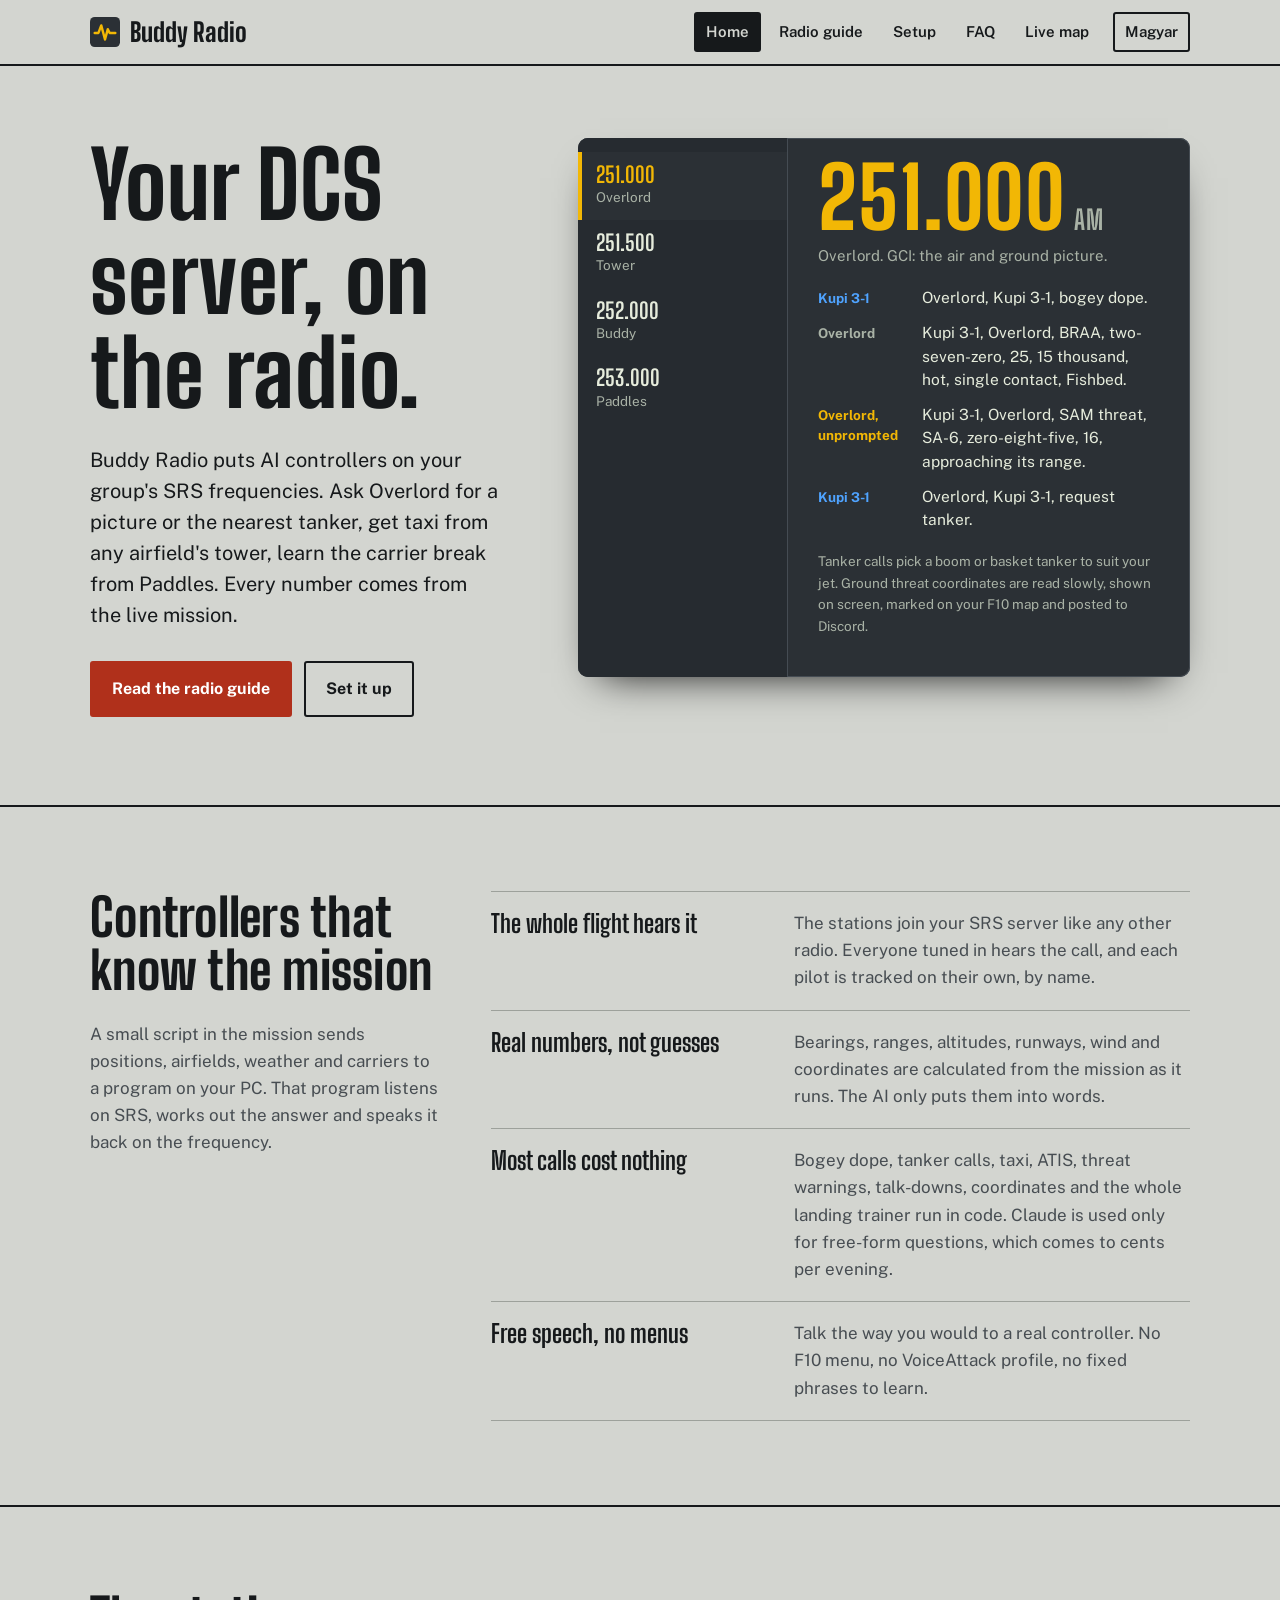
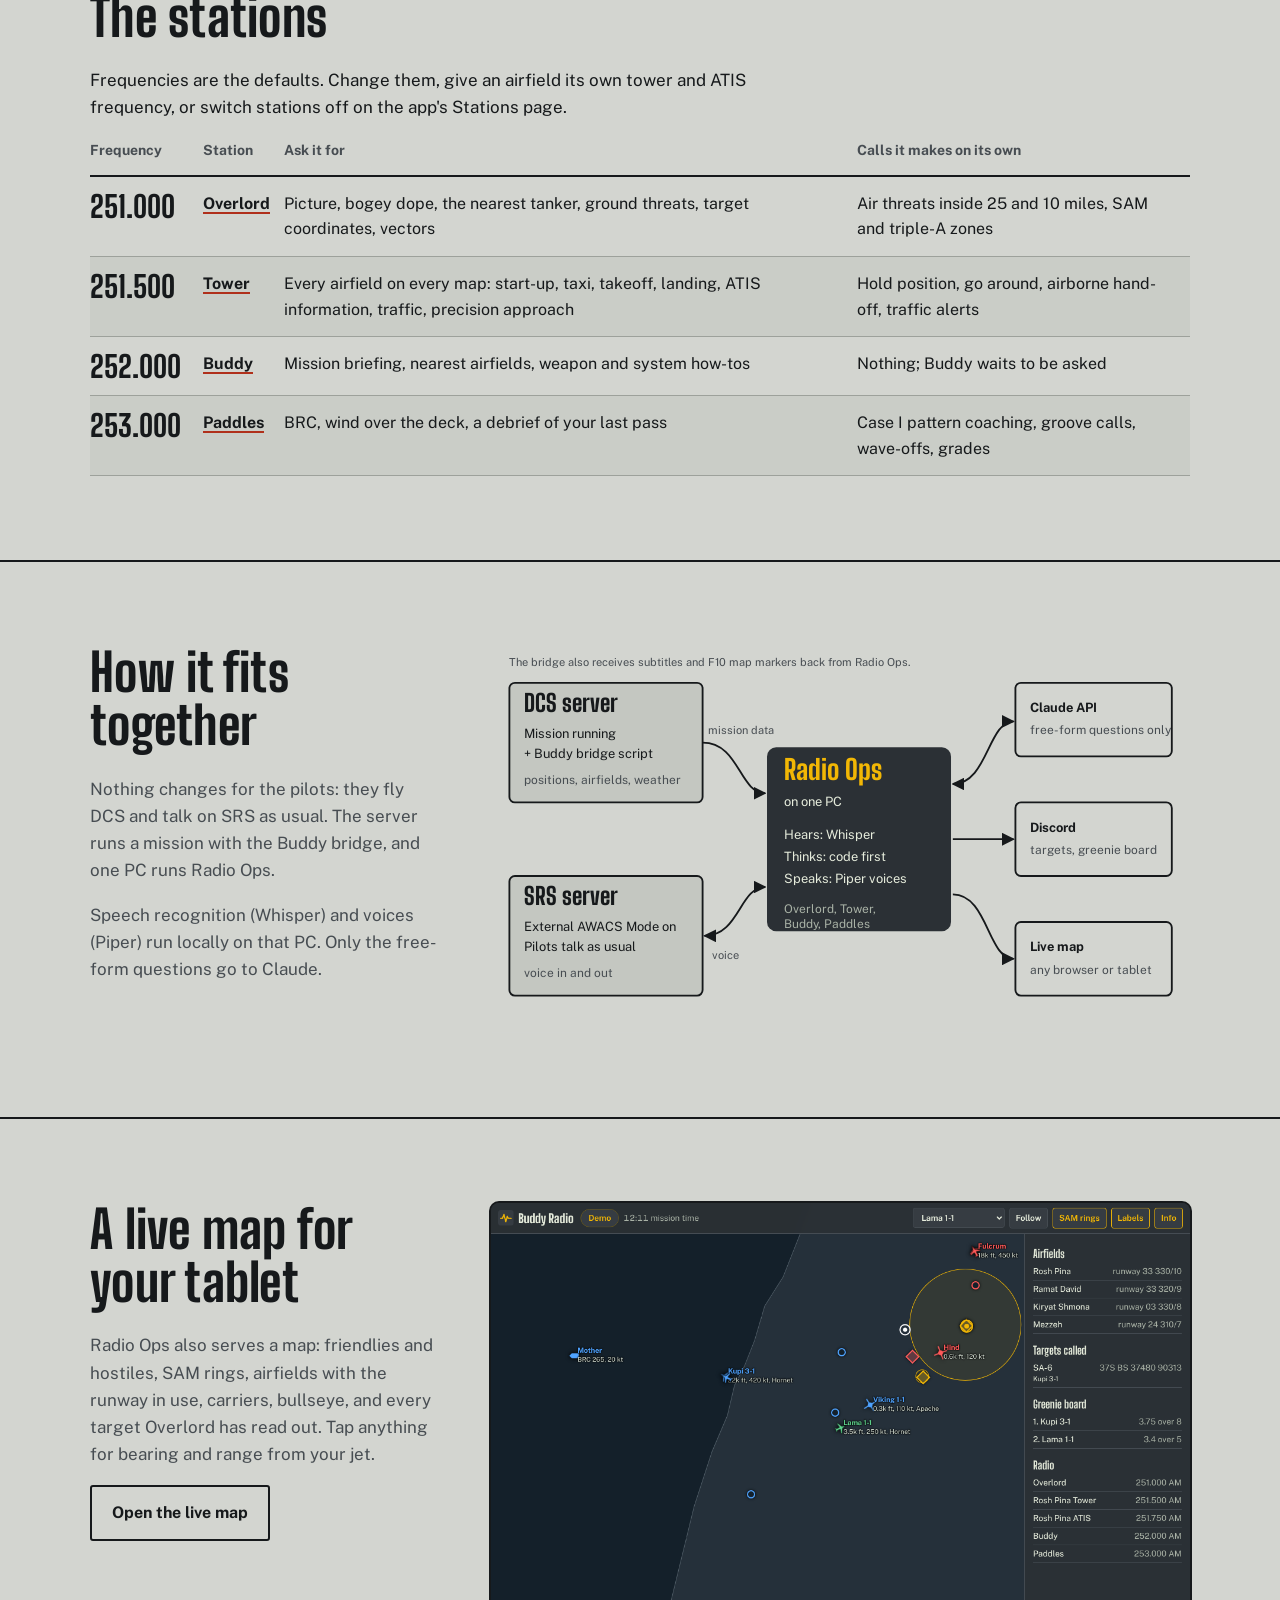
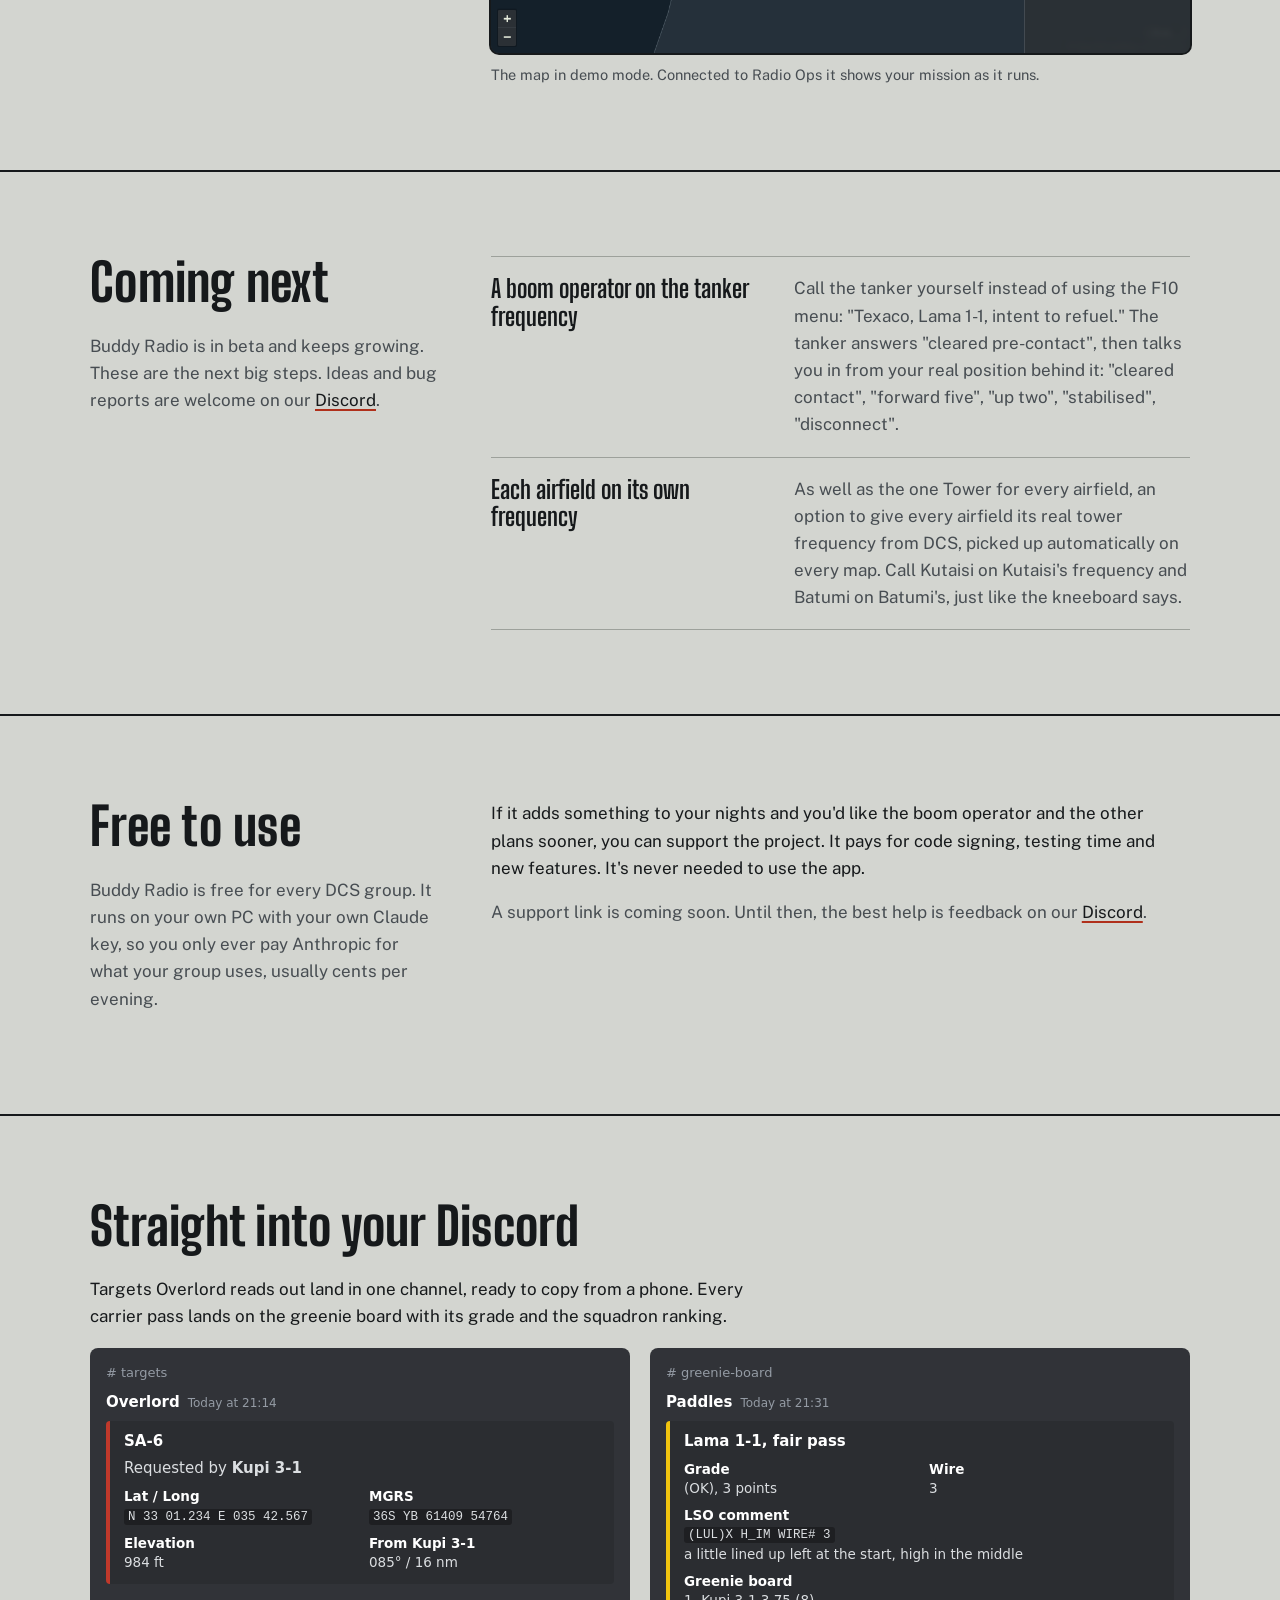
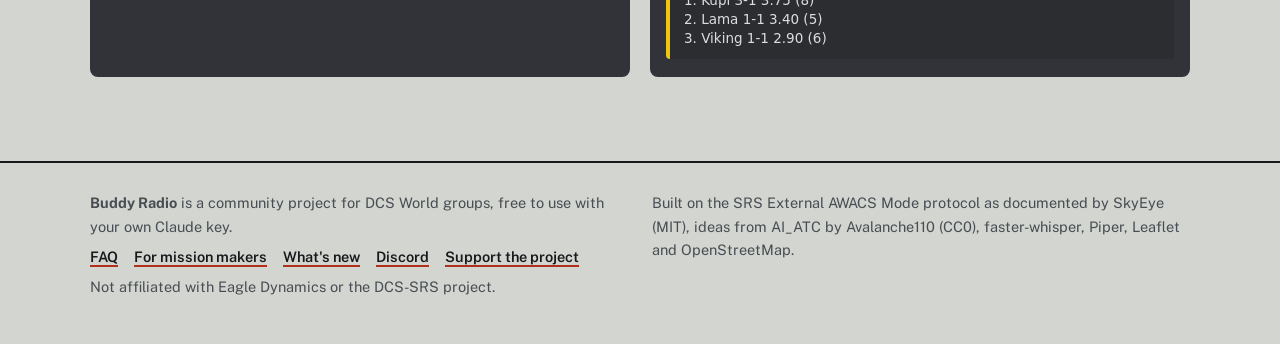
<file: index.html>
<!doctype html>
<html lang="en">
<head>
<meta charset="utf-8">
<meta name="viewport" content="width=device-width, initial-scale=1">
<title>Buddy Radio: AI radio controllers for DCS World</title>
<meta name="description" content="Overlord GCI with tanker calls, a tower for every airfield on every map, a Case I landing trainer and a helpful wingman, talking to your whole flight on SRS with live mission data.">
<meta property="og:title" content="Buddy Radio">
<meta property="og:description" content="AI radio controllers for your DCS World server, on SRS, with live mission data.">
<meta property="og:image" content="/assets/img/og.png">
<link rel="alternate" hreflang="en" href="/">
<link rel="alternate" hreflang="hu" href="/hu/">
<link rel="icon" href="/assets/img/favicon.svg" type="image/svg+xml">
<link rel="stylesheet" href="/assets/fonts.css">
<link rel="stylesheet" href="/assets/site.css">
</head>
<body>
<header class="site-head">
  <div class="wrap">
    <a class="brand" href="/"><svg viewBox="0 0 32 32" aria-hidden="true"><rect width="32" height="32" rx="5" fill="#2b3035"/><path d="M5 17h4l3-8 4 15 3-11 2 4h6" fill="none" stroke="#f2b705" stroke-width="2.6" stroke-linejoin="round" stroke-linecap="round"/></svg>Buddy Radio</a>
    <nav aria-label="Main">
      <a href="/" aria-current="page">Home</a>
      <a href="/guide">Radio guide</a>
      <a href="/setup">Setup</a>
      <a href="/faq">FAQ</a>
      <a href="/map">Live map</a>
      <a class="lang" href="/hu/" hreflang="hu" lang="hu">Magyar</a>
    </nav>
  </div>
</header>

<main>
<div class="hero">
  <div class="wrap">
    <div>
      <h1>Your DCS server, on the radio.</h1>
      <p class="lede">Buddy Radio puts AI controllers on your group's SRS frequencies. Ask Overlord for a picture or the nearest tanker, get taxi from any airfield's tower, learn the carrier break from Paddles. Every number comes from the live mission.</p>
      <div class="actions">
        <a class="btn primary" href="/guide">Read the radio guide</a>
        <a class="btn" href="/setup">Set it up</a>
      </div>
    </div>

    <div class="radio" aria-label="Example radio calls by station">
      <ul class="channels" role="tablist" aria-label="Stations" data-channels>
        <li><button role="tab" data-key="overlord" aria-selected="true"><span class="f">251.000</span><span class="n">Overlord</span></button></li>
        <li><button role="tab" data-key="tower" aria-selected="false" tabindex="-1"><span class="f">251.500</span><span class="n">Tower</span></button></li>
        <li><button role="tab" data-key="buddy" aria-selected="false" tabindex="-1"><span class="f">252.000</span><span class="n">Buddy</span></button></li>
        <li><button role="tab" data-key="paddles" aria-selected="false" tabindex="-1"><span class="f">253.000</span><span class="n">Paddles</span></button></li>
      </ul>
      <div class="readout" role="tabpanel" aria-live="polite">
        <div class="freq" data-freq>251.000<small>AM</small></div>
        <div class="who" data-who>Overlord. GCI: the air and ground picture.</div>
        <ol class="log" data-log></ol>
        <p class="note" data-note></p>
      </div>
    </div>
  </div>
</div>

<section id="what">
  <div class="wrap split">
    <div>
      <h2>Controllers that know the mission</h2>
      <p>A small script in the mission sends positions, airfields, weather and carriers to a program on your PC. That program listens on SRS, works out the answer and speaks it back on the frequency.</p>
    </div>
    <dl class="facts">
      <div><dt>The whole flight hears it</dt><dd>The stations join your SRS server like any other radio. Everyone tuned in hears the call, and each pilot is tracked on their own, by name.</dd></div>
      <div><dt>Real numbers, not guesses</dt><dd>Bearings, ranges, altitudes, runways, wind and coordinates are calculated from the mission as it runs. The AI only puts them into words.</dd></div>
      <div><dt>Most calls cost nothing</dt><dd>Bogey dope, tanker calls, taxi, ATIS, threat warnings, talk-downs, coordinates and the whole landing trainer run in code. Claude is used only for free-form questions, which comes to cents per evening.</dd></div>
      <div><dt>Free speech, no menus</dt><dd>Talk the way you would to a real controller. No F10 menu, no VoiceAttack profile, no fixed phrases to learn.</dd></div>
    </dl>
  </div>
</section>

<section id="stations">
  <div class="wrap">
    <h2>The stations</h2>
    <p>Frequencies are the defaults. Change them, give an airfield its own tower and ATIS frequency, or switch stations off on the app's Stations page.</p>
    <div class="table-scroll">
    <table class="comm">
      <thead><tr><th scope="col">Frequency</th><th scope="col">Station</th><th scope="col">Ask it for</th><th scope="col">Calls it makes on its own</th></tr></thead>
      <tbody>
        <tr><td class="f">251.000</td><td class="s"><a href="/guide#overlord">Overlord</a></td><td>Picture, bogey dope, the nearest tanker, ground threats, target coordinates, vectors</td><td>Air threats inside 25 and 10 miles, SAM and triple-A zones</td></tr>
        <tr><td class="f">251.500</td><td class="s"><a href="/guide#tower">Tower</a></td><td>Every airfield on every map: start-up, taxi, takeoff, landing, ATIS information, traffic, precision approach</td><td>Hold position, go around, airborne hand-off, traffic alerts</td></tr>
        <tr><td class="f">252.000</td><td class="s"><a href="/guide#buddy">Buddy</a></td><td>Mission briefing, nearest airfields, weapon and system how-tos</td><td>Nothing; Buddy waits to be asked</td></tr>
        <tr><td class="f">253.000</td><td class="s"><a href="/guide#paddles">Paddles</a></td><td>BRC, wind over the deck, a debrief of your last pass</td><td>Case I pattern coaching, groove calls, wave-offs, grades</td></tr>
      </tbody>
    </table>
    </div>
  </div>
</section>

<section id="how">
  <div class="wrap split">
    <div>
      <h2>How it fits together</h2>
      <p>Nothing changes for the pilots: they fly DCS and talk on SRS as usual. The server runs a mission with the Buddy bridge, and one PC runs Radio Ops.</p>
      <p>Speech recognition (Whisper) and voices (Piper) run locally on that PC. Only the free-form questions go to Claude.</p>
    </div>
    <figure class="figure">
      <svg xmlns="http://www.w3.org/2000/svg" role="img" aria-label="Diagram: the DCS server sends mission data to Radio Ops; Radio Ops talks to pilots through the SRS server, asks Claude only for free-form questions, posts to Discord and serves the live map." viewBox="0 0 760 420" font-family="Public Sans, system-ui, sans-serif" font-size="14">
  <defs>
    <marker id="a" viewBox="0 0 10 10" refX="9" refY="5" markerWidth="7" markerHeight="7" orient="auto-start-reverse"><path d="M0 0L10 5L0 10z" fill="#16191b"/></marker>
  </defs>
  <rect width="760" height="420" fill="#d3d5d0"/>
  <!-- DCS server -->
  <rect x="20" y="40" width="210" height="130" rx="6" fill="#c4c7c1" stroke="#16191b" stroke-width="2"/>
  <text x="36" y="72" font-family="Big Shoulders Display, Arial Narrow, sans-serif" font-weight="800" font-size="26" fill="#16191b">DCS server</text>
  <text x="36" y="100" fill="#16191b">Mission running</text>
  <text x="36" y="122" fill="#16191b">+ Buddy bridge script</text>
  <text x="36" y="150" fill="#474d52" font-size="13">positions, airfields, weather</text>
  <!-- SRS -->
  <rect x="20" y="250" width="210" height="130" rx="6" fill="#c4c7c1" stroke="#16191b" stroke-width="2"/>
  <text x="36" y="282" font-family="Big Shoulders Display, Arial Narrow, sans-serif" font-weight="800" font-size="26" fill="#16191b">SRS server</text>
  <text x="36" y="310" fill="#16191b">External AWACS Mode on</text>
  <text x="36" y="332" fill="#16191b">Pilots talk as usual</text>
  <text x="36" y="360" fill="#474d52" font-size="13">voice in and out</text>
  <!-- Radio Ops -->
  <rect x="300" y="110" width="200" height="200" rx="10" fill="#2b3035"/>
  <text x="318" y="146" font-family="Big Shoulders Display, Arial Narrow, sans-serif" font-weight="800" font-size="30" fill="#f2b705">Radio Ops</text>
  <text x="318" y="174" fill="#e6ecdc">on one PC</text>
  <text x="318" y="210" fill="#e6ecdc">Hears: Whisper</text>
  <text x="318" y="234" fill="#e6ecdc">Thinks: code first</text>
  <text x="318" y="258" fill="#e6ecdc">Speaks: Piper voices</text>
  <text x="318" y="290" fill="#a9b2a6" font-size="13">Overlord, Tower,</text>
  <text x="318" y="306" fill="#a9b2a6" font-size="13">Buddy, Paddles</text>
  <!-- right side -->
  <rect x="570" y="40" width="170" height="80" rx="6" fill="none" stroke="#16191b" stroke-width="2"/>
  <text x="586" y="72" font-weight="700" fill="#16191b">Claude API</text>
  <text x="586" y="96" fill="#474d52" font-size="13">free-form questions only</text>
  <rect x="570" y="170" width="170" height="80" rx="6" fill="none" stroke="#16191b" stroke-width="2"/>
  <text x="586" y="202" font-weight="700" fill="#16191b">Discord</text>
  <text x="586" y="226" fill="#474d52" font-size="13">targets, greenie board</text>
  <rect x="570" y="300" width="170" height="80" rx="6" fill="none" stroke="#16191b" stroke-width="2"/>
  <text x="586" y="332" font-weight="700" fill="#16191b">Live map</text>
  <text x="586" y="356" fill="#474d52" font-size="13">any browser or tablet</text>
  <!-- arrows -->
  <path d="M230 105 C 270 105 270 160 298 160" fill="none" stroke="#16191b" stroke-width="2" marker-end="url(#a)"/>
  <text x="236" y="96" fill="#474d52" font-size="12">mission data</text>
  <path d="M232 315 C 270 315 270 262 298 262" fill="none" stroke="#16191b" stroke-width="2" marker-start="url(#a)" marker-end="url(#a)"/>
  <text x="240" y="340" fill="#474d52" font-size="12">voice</text>
  <path d="M502 150 C 540 150 540 82 568 82" fill="none" stroke="#16191b" stroke-width="2" marker-start="url(#a)" marker-end="url(#a)"/>
  <path d="M502 210 L 568 210" fill="none" stroke="#16191b" stroke-width="2" marker-end="url(#a)"/>
  <path d="M502 270 C 540 270 540 340 568 340" fill="none" stroke="#16191b" stroke-width="2" marker-end="url(#a)"/>
  <path d="M230 135 C 252 135 252 120 230 120" fill="none" stroke="none"/>
  <text x="20" y="22" fill="#474d52" font-size="12">The bridge also receives subtitles and F10 map markers back from Radio Ops.</text>
</svg>
    </figure>
  </div>
</section>

<section id="map">
  <div class="wrap split">
    <div>
      <h2>A live map for your tablet</h2>
      <p>Radio Ops also serves a map: friendlies and hostiles, SAM rings, airfields with the runway in use, carriers, bullseye, and every target Overlord has read out. Tap anything for bearing and range from your jet.</p>
      <p><a class="btn" href="/map">Open the live map</a></p>
    </div>
    <figure class="figure">
      <div class="shot"><img src="/assets/img/map.png" alt="The live map: aircraft with altitude and speed labels, an SA-6 with its range ring, a carrier and the side panel with airfields and frequencies." width="1180" height="760" loading="lazy"></div>
      <figcaption>The map in demo mode. Connected to Radio Ops it shows your mission as it runs.</figcaption>
    </figure>
  </div>
</section>

<section id="next">
  <div class="wrap split">
    <div>
      <h2>Coming next</h2>
      <p>Buddy Radio is in beta and keeps growing. These are the next big steps. Ideas and bug reports are welcome on our <a href="https://discord.gg/kqw8F5fNe6">Discord</a>.</p>
    </div>
    <dl class="facts">
      <div><dt>A boom operator on the tanker frequency</dt><dd>Call the tanker yourself instead of using the F10 menu: "Texaco, Lama 1-1, intent to refuel." The tanker answers "cleared pre-contact", then talks you in from your real position behind it: "cleared contact", "forward five", "up two", "stabilised", "disconnect".</dd></div>
      <div><dt>Each airfield on its own frequency</dt><dd>As well as the one Tower for every airfield, an option to give every airfield its real tower frequency from DCS, picked up automatically on every map. Call Kutaisi on Kutaisi's frequency and Batumi on Batumi's, just like the kneeboard says.</dd></div>
    </dl>
  </div>
</section>

<section id="support">
  <div class="wrap split">
    <div>
      <h2>Free to use</h2>
      <p>Buddy Radio is free for every DCS group. It runs on your own PC with your own Claude key, so you only ever pay Anthropic for what your group uses, usually cents per evening.</p>
    </div>
    <div>
      <p>If it adds something to your nights and you'd like the boom operator and the other plans sooner, you can support the project. It pays for code signing, testing time and new features. It's never needed to use the app.</p>
      <p class="muted" data-support>A support link is coming soon. Until then, the best help is feedback on our <a href="https://discord.gg/kqw8F5fNe6">Discord</a>.</p>
    </div>
  </div>
</section>

<section id="discord">
  <div class="wrap">
    <h2>Straight into your Discord</h2>
    <p>Targets Overlord reads out land in one channel, ready to copy from a phone. Every carrier pass lands on the greenie board with its grade and the squadron ranking.</p>
    <div class="posts" aria-label="Example Discord posts">
      <div class="post">
        <div class="chan"># targets</div>
        <div class="meta"><b>Overlord</b><span>Today at 21:14</span></div>
        <div class="embed" style="border-color:#c0392b">
          <div class="t">SA-6</div>
          <div>Requested by <b>Kupi 3-1</b></div>
          <div class="g">
            <div><div class="k">Lat / Long</div><div class="v"><code>N 33 01.234  E 035 42.567</code></div></div>
            <div><div class="k">MGRS</div><div class="v"><code>36S YB 61409 54764</code></div></div>
            <div><div class="k">Elevation</div><div class="v">984 ft</div></div>
            <div><div class="k">From Kupi 3-1</div><div class="v">085° / 16 nm</div></div>
          </div>
        </div>
      </div>
      <div class="post">
        <div class="chan"># greenie-board</div>
        <div class="meta"><b>Paddles</b><span>Today at 21:31</span></div>
        <div class="embed" style="border-color:#f1c40f">
          <div class="t">Lama 1-1, fair pass</div>
          <div class="g">
            <div><div class="k">Grade</div><div class="v">(OK), 3 points</div></div>
            <div><div class="k">Wire</div><div class="v">3</div></div>
            <div style="grid-column:1/-1"><div class="k">LSO comment</div><div class="v"><code>(LUL)X H_IM  WIRE# 3</code><br>a little lined up left at the start, high in the middle</div></div>
            <div style="grid-column:1/-1"><div class="k">Greenie board</div><div class="v">1. Kupi 3-1  3.75 (8)<br>2. Lama 1-1  3.40 (5)<br>3. Viking 1-1  2.90 (6)</div></div>
          </div>
        </div>
      </div>
    </div>
  </div>
</section>
</main>

<footer class="site-foot">
  <div class="wrap">
    <div>
      <p><b>Buddy Radio</b> is a community project for DCS World groups, free to use with your own Claude key.</p>
      <p class="foot-links"><a href="/faq">FAQ</a> <a href="/missions">For mission makers</a> <a href="/changes">What's new</a> <a href="https://discord.gg/kqw8F5fNe6">Discord</a> <a href="/#support">Support the project</a></p>
      <p>Not affiliated with Eagle Dynamics or the DCS-SRS project.</p>
    </div>
    <div>
      <p>Built on the SRS External AWACS Mode protocol as documented by SkyEye (MIT), ideas from AI_ATC by Avalanche110 (CC0), faster-whisper, Piper, Leaflet and OpenStreetMap.</p>
    </div>
  </div>
</footer>
<script src="/assets/site.js"></script>
</body>
</html>
</file>
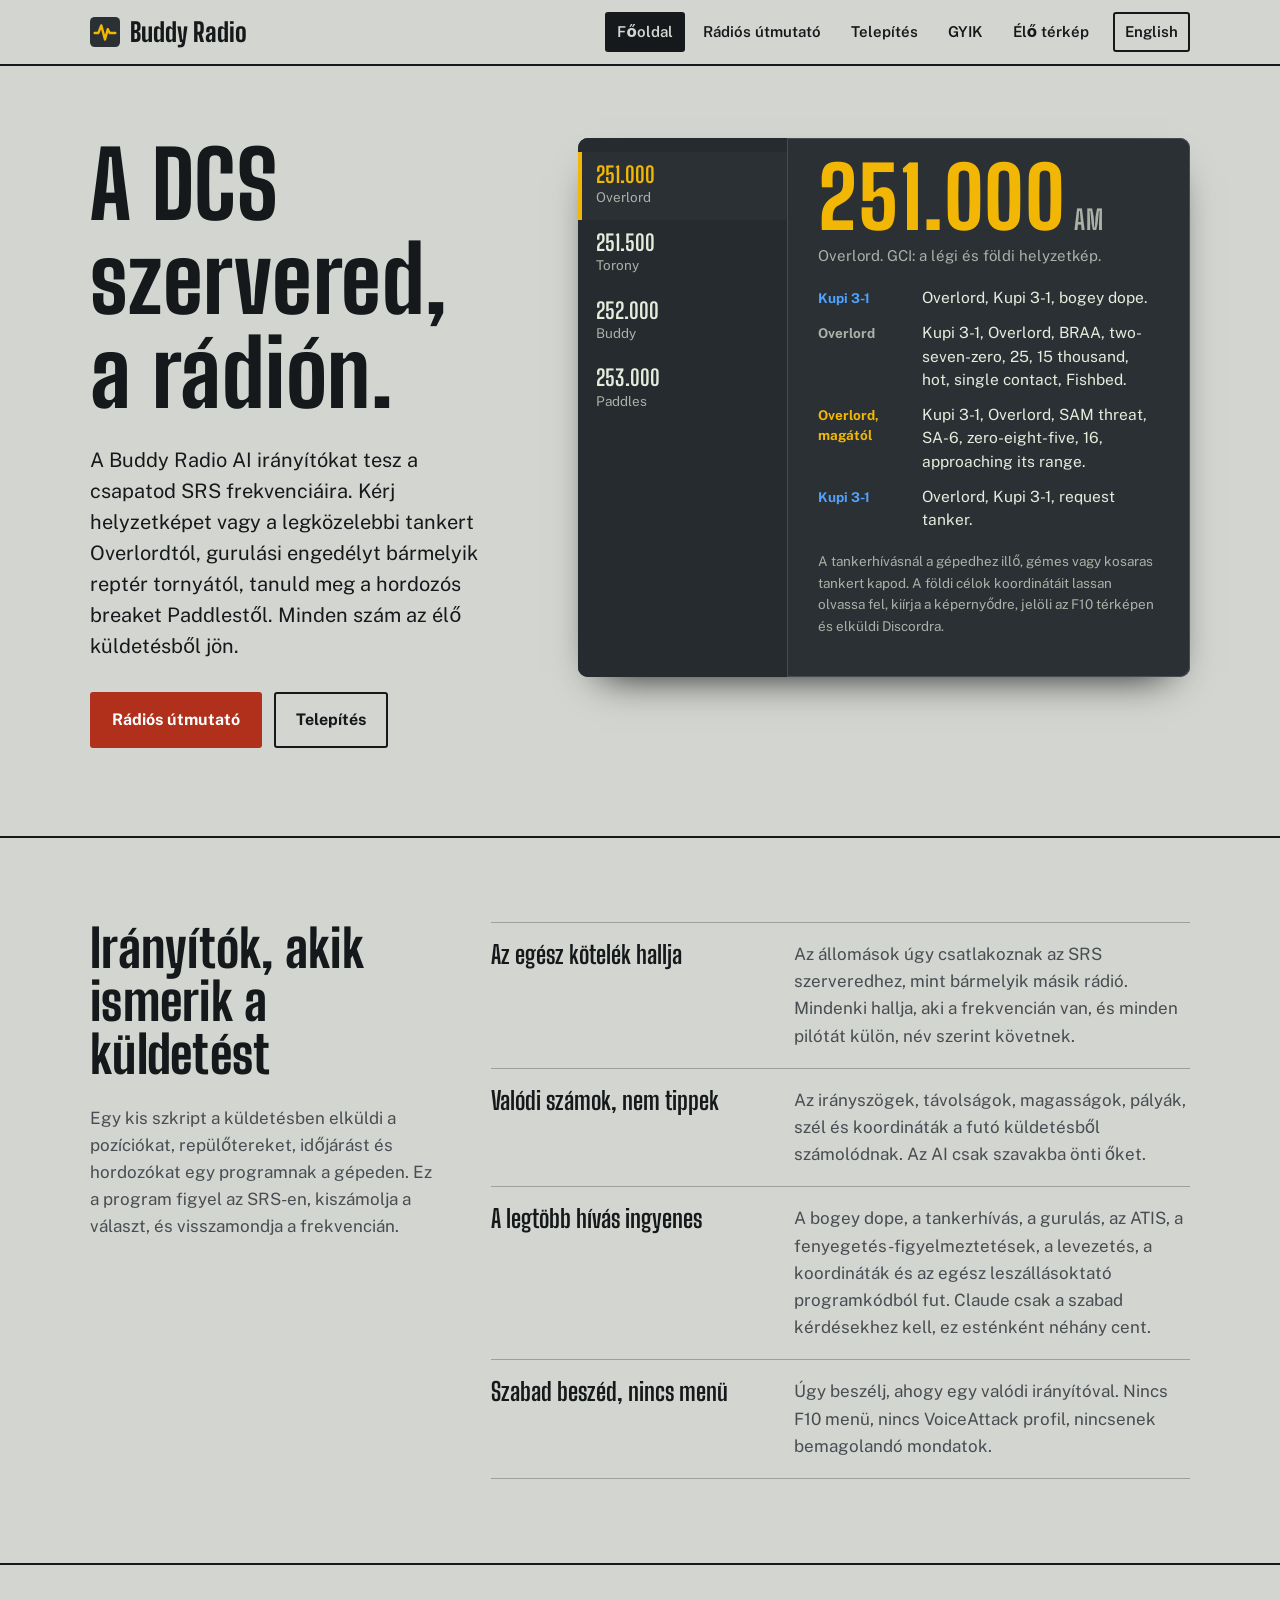
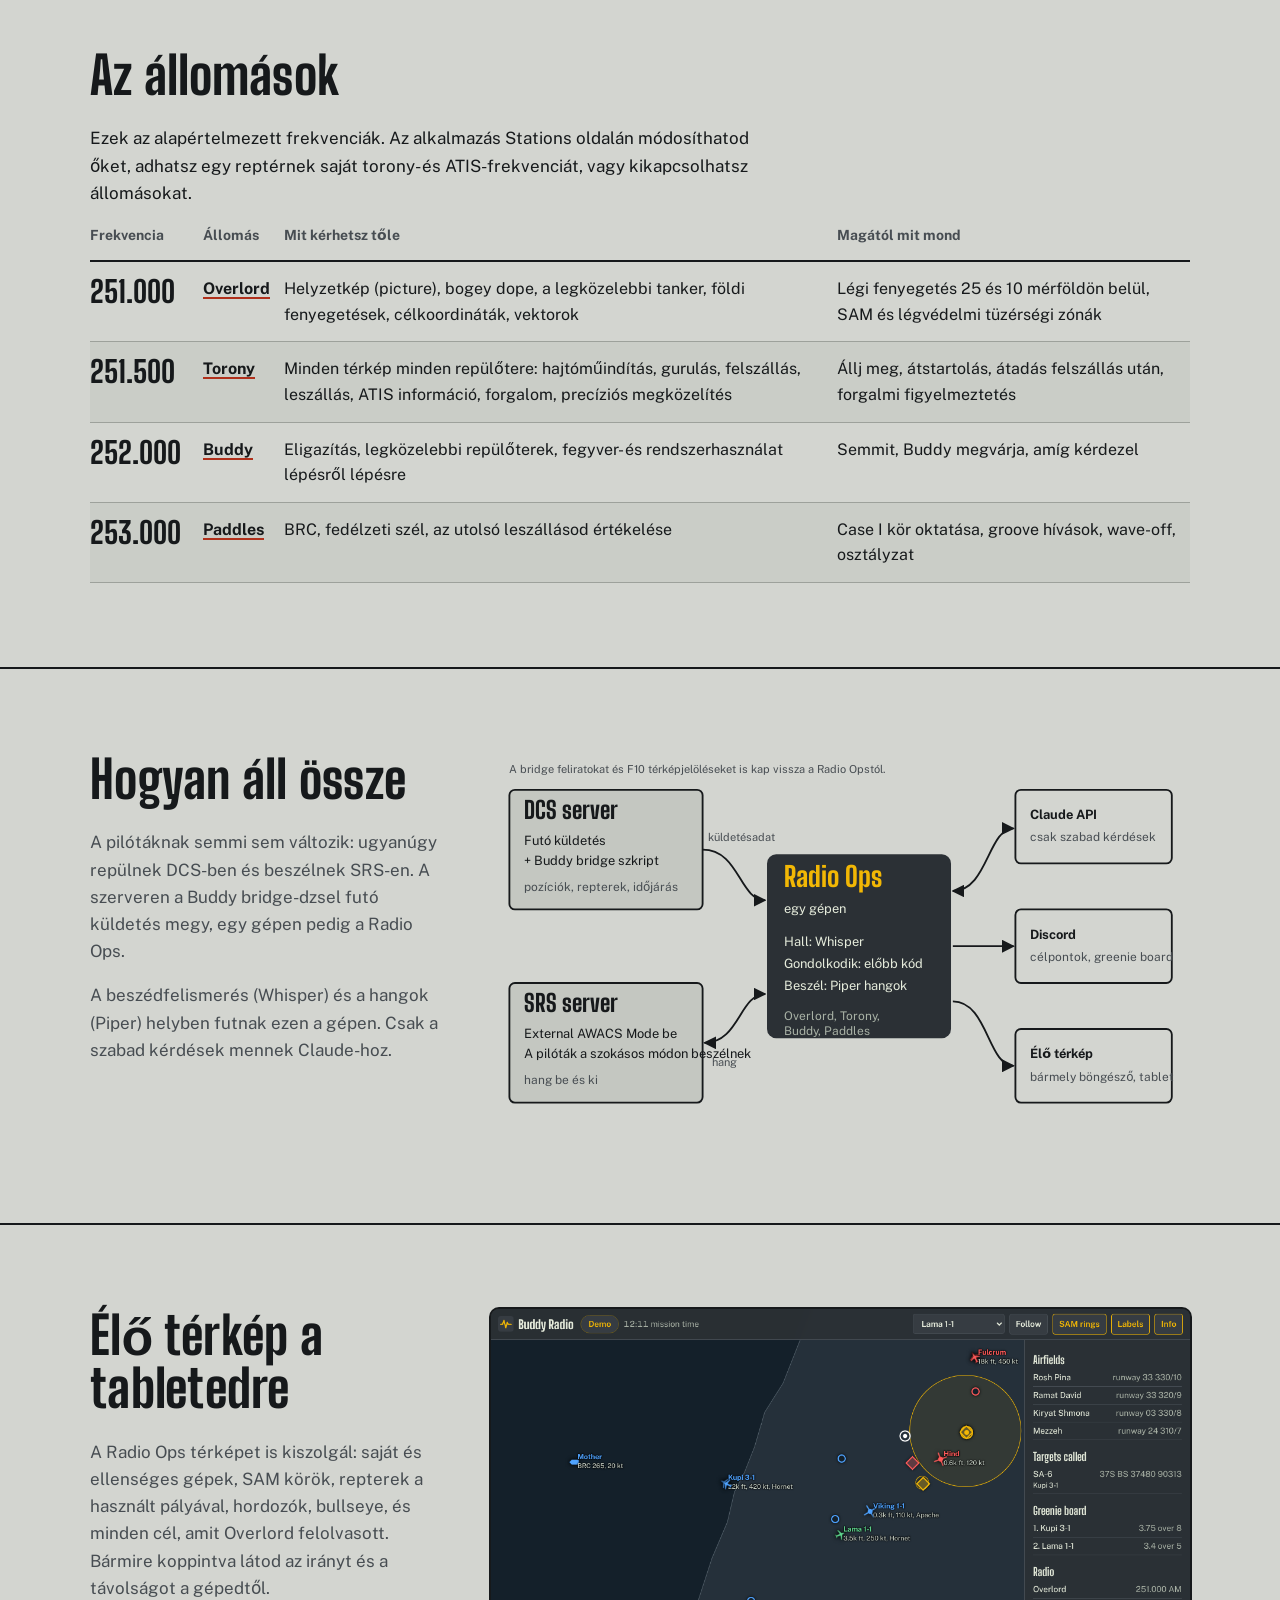
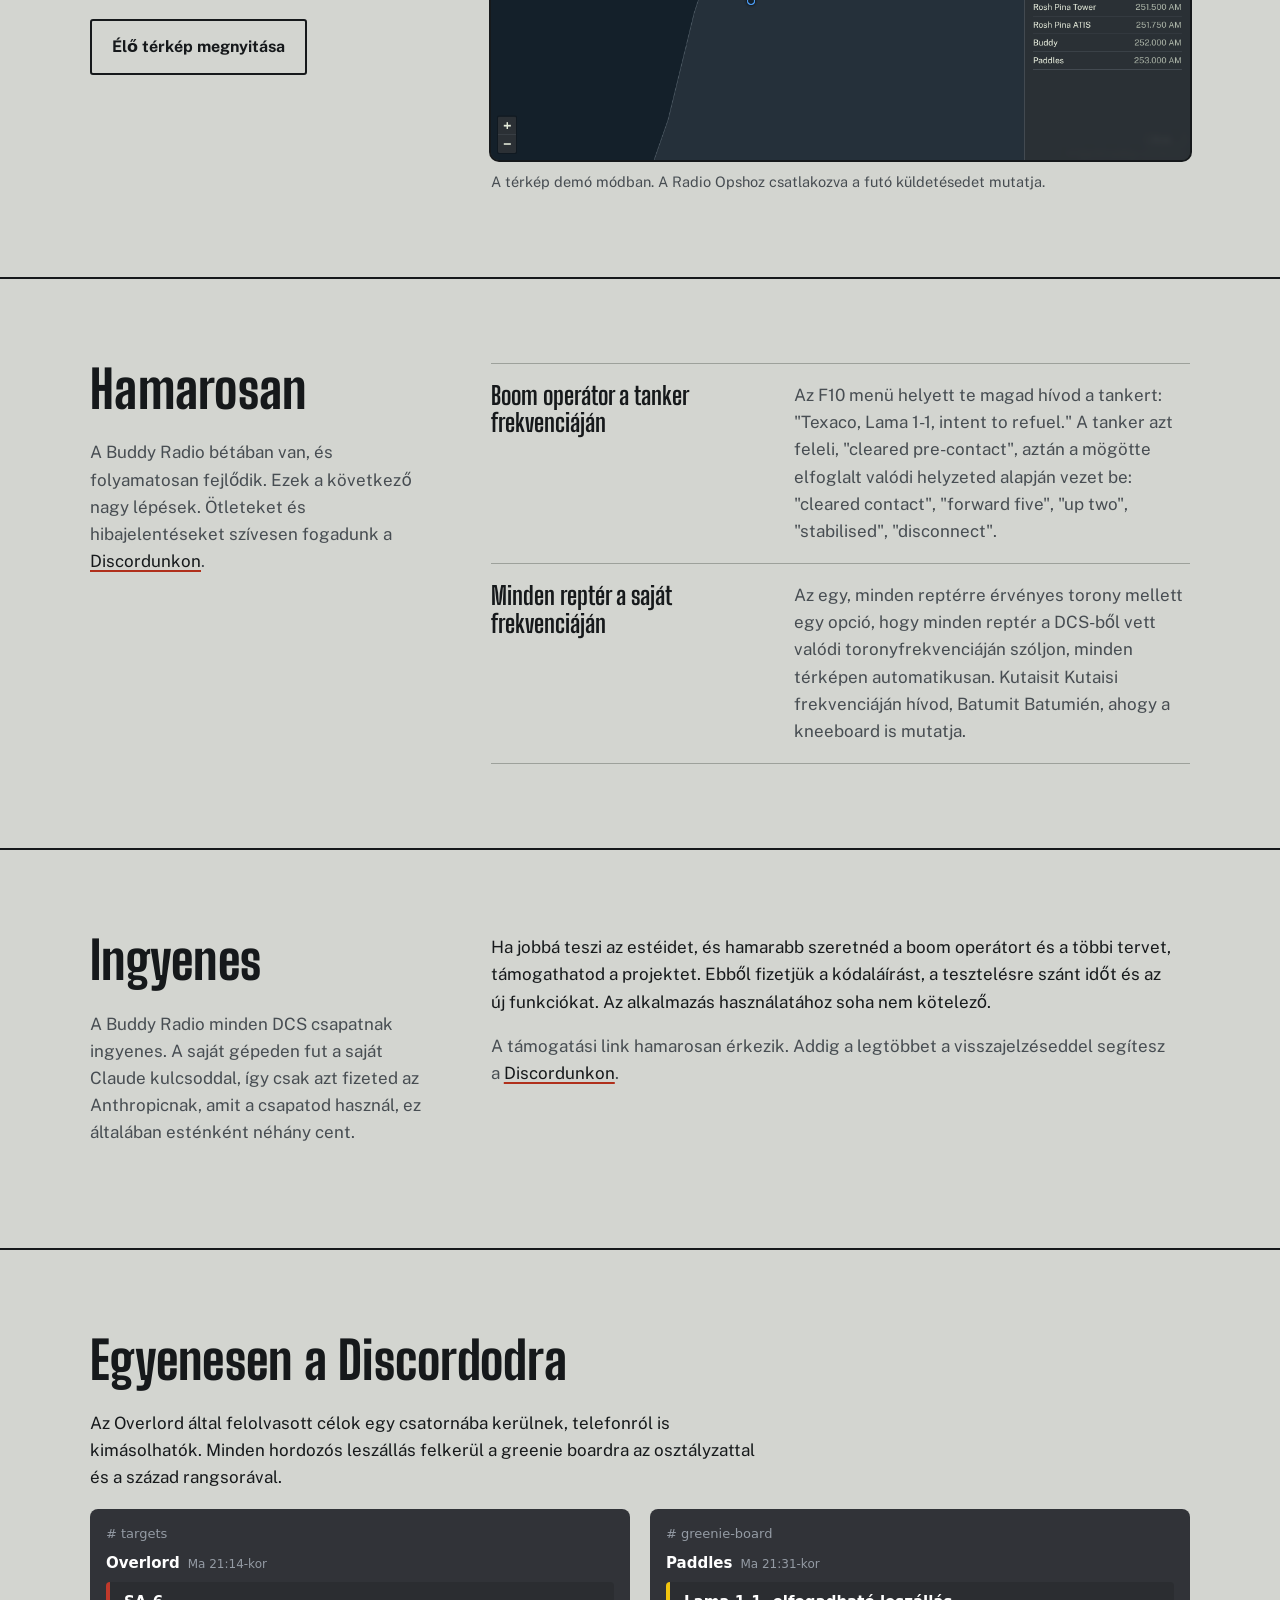
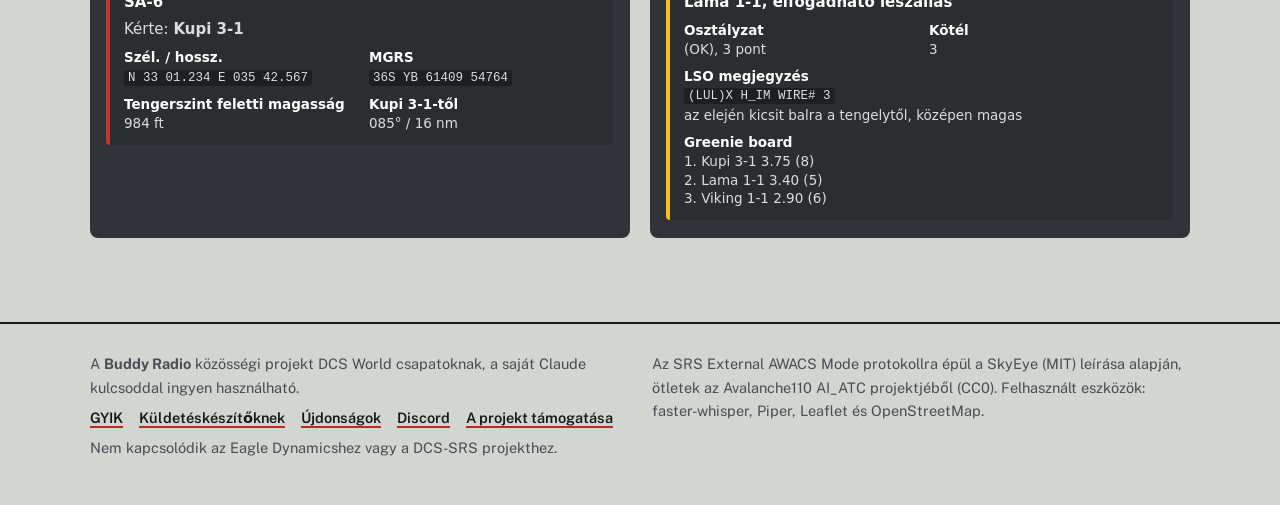
<file: hu/index.html>
<!doctype html>
<html lang="hu">
<head>
<meta charset="utf-8">
<meta name="viewport" content="width=device-width, initial-scale=1">
<title>Buddy Radio: AI rádiós irányítók DCS Worldhöz</title>
<meta name="description" content="Overlord GCI tankerhívásokkal, torony minden térkép minden repülőterén, Case I leszállásoktató és egy segítőkész szárnytárs, akik SRS-en beszélnek az egész köteléggel, élő küldetésadatokkal.">
<meta property="og:title" content="Buddy Radio">
<meta property="og:description" content="AI rádiós irányítók a DCS World szerveredre, SRS-en, élő küldetésadatokkal.">
<meta property="og:image" content="/assets/img/og.png">
<link rel="alternate" hreflang="en" href="/">
<link rel="alternate" hreflang="hu" href="/hu/">
<link rel="icon" href="/assets/img/favicon.svg" type="image/svg+xml">
<link rel="stylesheet" href="/assets/fonts.css">
<link rel="stylesheet" href="/assets/site.css">
</head>
<body>
<header class="site-head">
  <div class="wrap">
    <a class="brand" href="/hu/"><svg viewBox="0 0 32 32" aria-hidden="true"><rect width="32" height="32" rx="5" fill="#2b3035"/><path d="M5 17h4l3-8 4 15 3-11 2 4h6" fill="none" stroke="#f2b705" stroke-width="2.6" stroke-linejoin="round" stroke-linecap="round"/></svg>Buddy Radio</a>
    <nav aria-label="Fő navigáció">
      <a href="/hu/" aria-current="page">Főoldal</a>
      <a href="/hu/guide">Rádiós útmutató</a>
      <a href="/hu/setup">Telepítés</a>
      <a href="/hu/faq">GYIK</a>
      <a href="/hu/map">Élő térkép</a>
      <a class="lang" href="/" hreflang="en" lang="en">English</a>
    </nav>
  </div>
</header>

<main>
<div class="hero">
  <div class="wrap">
    <div>
      <h1>A DCS szervered, a rádión.</h1>
      <p class="lede">A Buddy Radio AI irányítókat tesz a csapatod SRS frekvenciáira. Kérj helyzetképet vagy a legközelebbi tankert Overlordtól, gurulási engedélyt bármelyik reptér tornyától, tanuld meg a hordozós breaket Paddlestől. Minden szám az élő küldetésből jön.</p>
      <div class="actions">
        <a class="btn primary" href="/hu/guide">Rádiós útmutató</a>
        <a class="btn" href="/hu/setup">Telepítés</a>
      </div>
    </div>

    <div class="radio" aria-label="Példa rádióhívások állomásonként">
      <ul class="channels" role="tablist" aria-label="Állomások" data-channels>
        <li><button role="tab" data-key="overlord" aria-selected="true"><span class="f">251.000</span><span class="n">Overlord</span></button></li>
        <li><button role="tab" data-key="tower" aria-selected="false" tabindex="-1"><span class="f">251.500</span><span class="n">Torony</span></button></li>
        <li><button role="tab" data-key="buddy" aria-selected="false" tabindex="-1"><span class="f">252.000</span><span class="n">Buddy</span></button></li>
        <li><button role="tab" data-key="paddles" aria-selected="false" tabindex="-1"><span class="f">253.000</span><span class="n">Paddles</span></button></li>
      </ul>
      <div class="readout" role="tabpanel" aria-live="polite">
        <div class="freq" data-freq>251.000<small>AM</small></div>
        <div class="who" data-who>Overlord. GCI: a légi és földi helyzetkép.</div>
        <ol class="log" data-log></ol>
        <p class="note" data-note></p>
      </div>
    </div>
  </div>
</div>

<section id="what">
  <div class="wrap split">
    <div>
      <h2>Irányítók, akik ismerik a küldetést</h2>
      <p>Egy kis szkript a küldetésben elküldi a pozíciókat, repülőtereket, időjárást és hordozókat egy programnak a gépeden. Ez a program figyel az SRS-en, kiszámolja a választ, és visszamondja a frekvencián.</p>
    </div>
    <dl class="facts">
      <div><dt>Az egész kötelék hallja</dt><dd>Az állomások úgy csatlakoznak az SRS szerveredhez, mint bármelyik másik rádió. Mindenki hallja, aki a frekvencián van, és minden pilótát külön, név szerint követnek.</dd></div>
      <div><dt>Valódi számok, nem tippek</dt><dd>Az irányszögek, távolságok, magasságok, pályák, szél és koordináták a futó küldetésből számolódnak. Az AI csak szavakba önti őket.</dd></div>
      <div><dt>A legtöbb hívás ingyenes</dt><dd>A bogey dope, a tankerhívás, a gurulás, az ATIS, a fenyegetés-figyelmeztetések, a levezetés, a koordináták és az egész leszállásoktató programkódból fut. Claude csak a szabad kérdésekhez kell, ez esténként néhány cent.</dd></div>
      <div><dt>Szabad beszéd, nincs menü</dt><dd>Úgy beszélj, ahogy egy valódi irányítóval. Nincs F10 menü, nincs VoiceAttack profil, nincsenek bemagolandó mondatok.</dd></div>
    </dl>
  </div>
</section>

<section id="stations">
  <div class="wrap">
    <h2>Az állomások</h2>
    <p>Ezek az alapértelmezett frekvenciák. Az alkalmazás Stations oldalán módosíthatod őket, adhatsz egy reptérnek saját torony- és ATIS-frekvenciát, vagy kikapcsolhatsz állomásokat.</p>
    <div class="table-scroll">
    <table class="comm">
      <thead><tr><th scope="col">Frekvencia</th><th scope="col">Állomás</th><th scope="col">Mit kérhetsz tőle</th><th scope="col">Magától mit mond</th></tr></thead>
      <tbody>
        <tr><td class="f">251.000</td><td class="s"><a href="/hu/guide#overlord">Overlord</a></td><td>Helyzetkép (picture), bogey dope, a legközelebbi tanker, földi fenyegetések, célkoordináták, vektorok</td><td>Légi fenyegetés 25 és 10 mérföldön belül, SAM és légvédelmi tüzérségi zónák</td></tr>
        <tr><td class="f">251.500</td><td class="s"><a href="/hu/guide#tower">Torony</a></td><td>Minden térkép minden repülőtere: hajtóműindítás, gurulás, felszállás, leszállás, ATIS információ, forgalom, precíziós megközelítés</td><td>Állj meg, átstartolás, átadás felszállás után, forgalmi figyelmeztetés</td></tr>
        <tr><td class="f">252.000</td><td class="s"><a href="/hu/guide#buddy">Buddy</a></td><td>Eligazítás, legközelebbi repülőterek, fegyver- és rendszerhasználat lépésről lépésre</td><td>Semmit, Buddy megvárja, amíg kérdezel</td></tr>
        <tr><td class="f">253.000</td><td class="s"><a href="/hu/guide#paddles">Paddles</a></td><td>BRC, fedélzeti szél, az utolsó leszállásod értékelése</td><td>Case I kör oktatása, groove hívások, wave-off, osztályzat</td></tr>
      </tbody>
    </table>
    </div>
  </div>
</section>

<section id="how">
  <div class="wrap split">
    <div>
      <h2>Hogyan áll össze</h2>
      <p>A pilótáknak semmi sem változik: ugyanúgy repülnek DCS-ben és beszélnek SRS-en. A szerveren a Buddy bridge-dzsel futó küldetés megy, egy gépen pedig a Radio Ops.</p>
      <p>A beszédfelismerés (Whisper) és a hangok (Piper) helyben futnak ezen a gépen. Csak a szabad kérdések mennek Claude-hoz.</p>
    </div>
    <figure class="figure">
      <svg xmlns="http://www.w3.org/2000/svg" role="img" aria-label="Ábra: a DCS szerver küldetésadatokat küld a Radio Opsnak; a Radio Ops az SRS szerveren keresztül beszél a pilótákkal, csak a szabad kérdésekhez fordul Claude-hoz, Discordra posztol és kiszolgálja az élő térképet." viewBox="0 0 760 420" font-family="Public Sans, system-ui, sans-serif" font-size="14">
  <defs>
    <marker id="a" viewBox="0 0 10 10" refX="9" refY="5" markerWidth="7" markerHeight="7" orient="auto-start-reverse"><path d="M0 0L10 5L0 10z" fill="#16191b"/></marker>
  </defs>
  <rect width="760" height="420" fill="#d3d5d0"/>
  <!-- DCS server -->
  <rect x="20" y="40" width="210" height="130" rx="6" fill="#c4c7c1" stroke="#16191b" stroke-width="2"/>
  <text x="36" y="72" font-family="Big Shoulders Display, Arial Narrow, sans-serif" font-weight="800" font-size="26" fill="#16191b">DCS server</text>
  <text x="36" y="100" fill="#16191b">Futó küldetés</text>
  <text x="36" y="122" fill="#16191b">+ Buddy bridge szkript</text>
  <text x="36" y="150" fill="#474d52" font-size="13">pozíciók, repterek, időjárás</text>
  <!-- SRS -->
  <rect x="20" y="250" width="210" height="130" rx="6" fill="#c4c7c1" stroke="#16191b" stroke-width="2"/>
  <text x="36" y="282" font-family="Big Shoulders Display, Arial Narrow, sans-serif" font-weight="800" font-size="26" fill="#16191b">SRS server</text>
  <text x="36" y="310" fill="#16191b">External AWACS Mode be</text>
  <text x="36" y="332" fill="#16191b">A pilóták a szokásos módon beszélnek</text>
  <text x="36" y="360" fill="#474d52" font-size="13">hang be és ki</text>
  <!-- Radio Ops -->
  <rect x="300" y="110" width="200" height="200" rx="10" fill="#2b3035"/>
  <text x="318" y="146" font-family="Big Shoulders Display, Arial Narrow, sans-serif" font-weight="800" font-size="30" fill="#f2b705">Radio Ops</text>
  <text x="318" y="174" fill="#e6ecdc">egy gépen</text>
  <text x="318" y="210" fill="#e6ecdc">Hall: Whisper</text>
  <text x="318" y="234" fill="#e6ecdc">Gondolkodik: előbb kód</text>
  <text x="318" y="258" fill="#e6ecdc">Beszél: Piper hangok</text>
  <text x="318" y="290" fill="#a9b2a6" font-size="13">Overlord, Torony,</text>
  <text x="318" y="306" fill="#a9b2a6" font-size="13">Buddy, Paddles</text>
  <!-- right side -->
  <rect x="570" y="40" width="170" height="80" rx="6" fill="none" stroke="#16191b" stroke-width="2"/>
  <text x="586" y="72" font-weight="700" fill="#16191b">Claude API</text>
  <text x="586" y="96" fill="#474d52" font-size="13">csak szabad kérdések</text>
  <rect x="570" y="170" width="170" height="80" rx="6" fill="none" stroke="#16191b" stroke-width="2"/>
  <text x="586" y="202" font-weight="700" fill="#16191b">Discord</text>
  <text x="586" y="226" fill="#474d52" font-size="13">célpontok, greenie board</text>
  <rect x="570" y="300" width="170" height="80" rx="6" fill="none" stroke="#16191b" stroke-width="2"/>
  <text x="586" y="332" font-weight="700" fill="#16191b">Élő térkép</text>
  <text x="586" y="356" fill="#474d52" font-size="13">bármely böngésző, tablet</text>
  <!-- arrows -->
  <path d="M230 105 C 270 105 270 160 298 160" fill="none" stroke="#16191b" stroke-width="2" marker-end="url(#a)"/>
  <text x="236" y="96" fill="#474d52" font-size="12">küldetésadat</text>
  <path d="M232 315 C 270 315 270 262 298 262" fill="none" stroke="#16191b" stroke-width="2" marker-start="url(#a)" marker-end="url(#a)"/>
  <text x="240" y="340" fill="#474d52" font-size="12">hang</text>
  <path d="M502 150 C 540 150 540 82 568 82" fill="none" stroke="#16191b" stroke-width="2" marker-start="url(#a)" marker-end="url(#a)"/>
  <path d="M502 210 L 568 210" fill="none" stroke="#16191b" stroke-width="2" marker-end="url(#a)"/>
  <path d="M502 270 C 540 270 540 340 568 340" fill="none" stroke="#16191b" stroke-width="2" marker-end="url(#a)"/>
  <path d="M230 135 C 252 135 252 120 230 120" fill="none" stroke="none"/>
  <text x="20" y="22" fill="#474d52" font-size="12">A bridge feliratokat és F10 térképjelöléseket is kap vissza a Radio Opstól.</text>
</svg>
    </figure>
  </div>
</section>

<section id="map">
  <div class="wrap split">
    <div>
      <h2>Élő térkép a tabletedre</h2>
      <p>A Radio Ops térképet is kiszolgál: saját és ellenséges gépek, SAM körök, repterek a használt pályával, hordozók, bullseye, és minden cél, amit Overlord felolvasott. Bármire koppintva látod az irányt és a távolságot a gépedtől.</p>
      <p><a class="btn" href="/hu/map">Élő térkép megnyitása</a></p>
    </div>
    <figure class="figure">
      <div class="shot"><img src="/assets/img/map.png" alt="Az élő térkép: repülőgépek magasság- és sebességcímkével, egy SA-6 a hatótávkörével, egy hordozó és az oldalpanel a repterekkel és frekvenciákkal." width="1180" height="760" loading="lazy"></div>
      <figcaption>A térkép demó módban. A Radio Opshoz csatlakozva a futó küldetésedet mutatja.</figcaption>
    </figure>
  </div>
</section>

<section id="next">
  <div class="wrap split">
    <div>
      <h2>Hamarosan</h2>
      <p>A Buddy Radio bétában van, és folyamatosan fejlődik. Ezek a következő nagy lépések. Ötleteket és hibajelentéseket szívesen fogadunk a <a href="https://discord.gg/kqw8F5fNe6">Discordunkon</a>.</p>
    </div>
    <dl class="facts">
      <div><dt>Boom operátor a tanker frekvenciáján</dt><dd>Az F10 menü helyett te magad hívod a tankert: "Texaco, Lama 1-1, intent to refuel." A tanker azt feleli, "cleared pre-contact", aztán a mögötte elfoglalt valódi helyzeted alapján vezet be: "cleared contact", "forward five", "up two", "stabilised", "disconnect".</dd></div>
      <div><dt>Minden reptér a saját frekvenciáján</dt><dd>Az egy, minden reptérre érvényes torony mellett egy opció, hogy minden reptér a DCS-ből vett valódi toronyfrekvenciáján szóljon, minden térképen automatikusan. Kutaisit Kutaisi frekvenciáján hívod, Batumit Batumién, ahogy a kneeboard is mutatja.</dd></div>
    </dl>
  </div>
</section>

<section id="support">
  <div class="wrap split">
    <div>
      <h2>Ingyenes</h2>
      <p>A Buddy Radio minden DCS csapatnak ingyenes. A saját gépeden fut a saját Claude kulcsoddal, így csak azt fizeted az Anthropicnak, amit a csapatod használ, ez általában esténként néhány cent.</p>
    </div>
    <div>
      <p>Ha jobbá teszi az estéidet, és hamarabb szeretnéd a boom operátort és a többi tervet, támogathatod a projektet. Ebből fizetjük a kódaláírást, a tesztelésre szánt időt és az új funkciókat. Az alkalmazás használatához soha nem kötelező.</p>
      <p class="muted" data-support>A támogatási link hamarosan érkezik. Addig a legtöbbet a visszajelzéseddel segítesz a <a href="https://discord.gg/kqw8F5fNe6">Discordunkon</a>.</p>
    </div>
  </div>
</section>

<section id="discord">
  <div class="wrap">
    <h2>Egyenesen a Discordodra</h2>
    <p>Az Overlord által felolvasott célok egy csatornába kerülnek, telefonról is kimásolhatók. Minden hordozós leszállás felkerül a greenie boardra az osztályzattal és a század rangsorával.</p>
    <div class="posts" aria-label="Példa Discord posztok">
      <div class="post">
        <div class="chan"># targets</div>
        <div class="meta"><b>Overlord</b><span>Ma 21:14-kor</span></div>
        <div class="embed" style="border-color:#c0392b">
          <div class="t">SA-6</div>
          <div>Kérte: <b>Kupi 3-1</b></div>
          <div class="g">
            <div><div class="k">Szél. / hossz.</div><div class="v"><code>N 33 01.234  E 035 42.567</code></div></div>
            <div><div class="k">MGRS</div><div class="v"><code>36S YB 61409 54764</code></div></div>
            <div><div class="k">Tengerszint feletti magasság</div><div class="v">984 ft</div></div>
            <div><div class="k">Kupi 3-1-től</div><div class="v">085° / 16 nm</div></div>
          </div>
        </div>
      </div>
      <div class="post">
        <div class="chan"># greenie-board</div>
        <div class="meta"><b>Paddles</b><span>Ma 21:31-kor</span></div>
        <div class="embed" style="border-color:#f1c40f">
          <div class="t">Lama 1-1, elfogadható leszállás</div>
          <div class="g">
            <div><div class="k">Osztályzat</div><div class="v">(OK), 3 pont</div></div>
            <div><div class="k">Kötél</div><div class="v">3</div></div>
            <div style="grid-column:1/-1"><div class="k">LSO megjegyzés</div><div class="v"><code>(LUL)X H_IM  WIRE# 3</code><br>az elején kicsit balra a tengelytől, középen magas</div></div>
            <div style="grid-column:1/-1"><div class="k">Greenie board</div><div class="v">1. Kupi 3-1  3.75 (8)<br>2. Lama 1-1  3.40 (5)<br>3. Viking 1-1  2.90 (6)</div></div>
          </div>
        </div>
      </div>
    </div>
  </div>
</section>
</main>

<footer class="site-foot">
  <div class="wrap">
    <div>
      <p>A <b>Buddy Radio</b> közösségi projekt DCS World csapatoknak, a saját Claude kulcsoddal ingyen használható.</p>
      <p class="foot-links"><a href="/hu/faq">GYIK</a> <a href="/hu/missions">Küldetéskészítőknek</a> <a href="/hu/changes">Újdonságok</a> <a href="https://discord.gg/kqw8F5fNe6">Discord</a> <a href="/hu/#support">A projekt támogatása</a></p>
      <p>Nem kapcsolódik az Eagle Dynamicshez vagy a DCS-SRS projekthez.</p>
    </div>
    <div>
      <p>Az SRS External AWACS Mode protokollra épül a SkyEye (MIT) leírása alapján, ötletek az Avalanche110 AI_ATC projektjéből (CC0). Felhasznált eszközök: faster-whisper, Piper, Leaflet és OpenStreetMap.</p>
    </div>
  </div>
</footer>
<script src="/assets/site.js"></script>
</body>
</html>
</file>
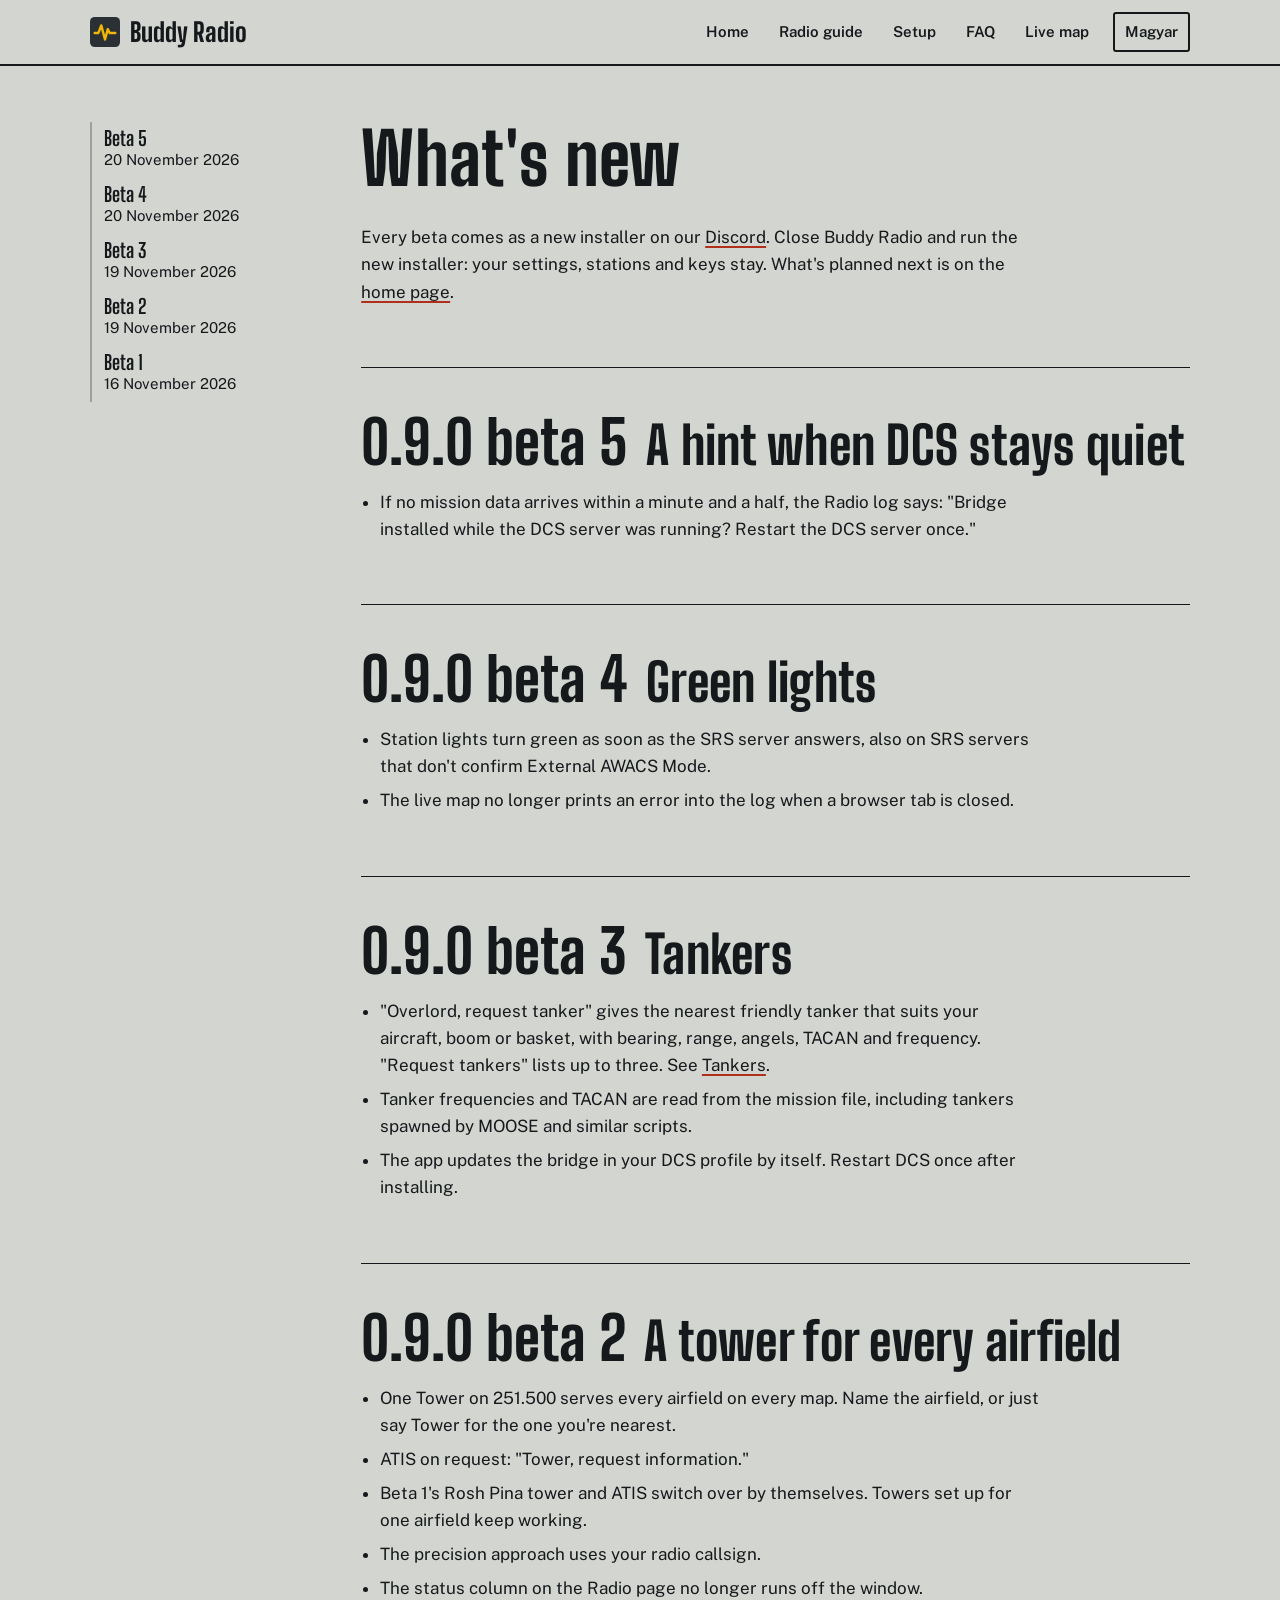
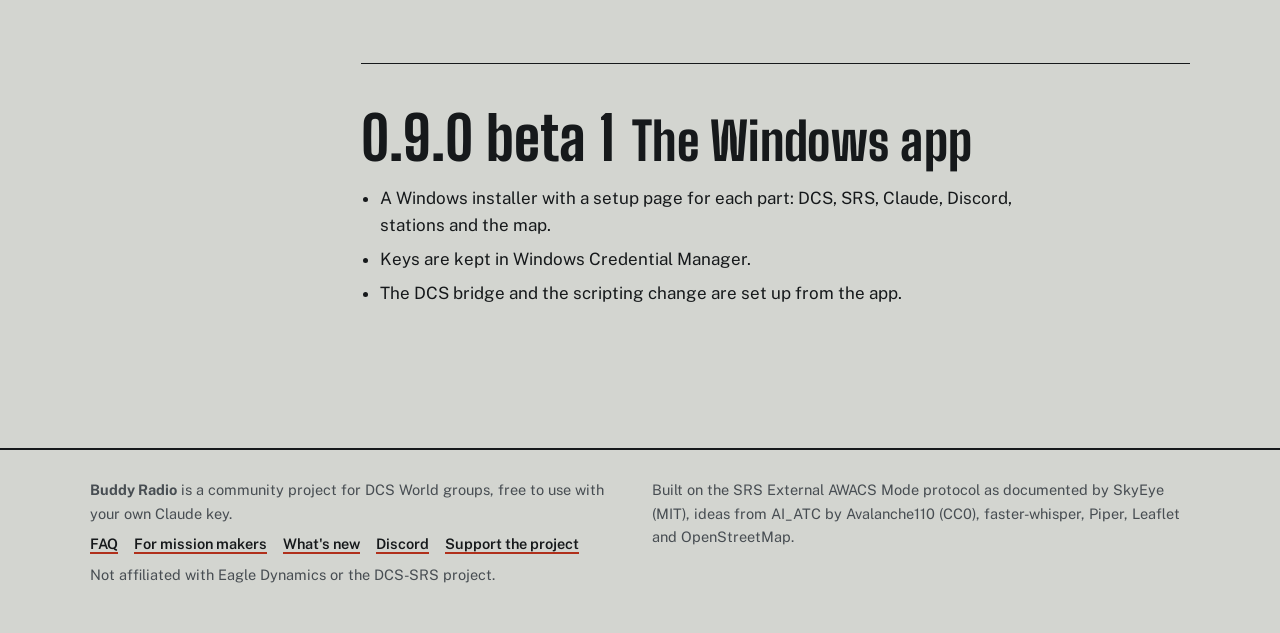
<file: changes.html>
<!doctype html>
<html lang="en">
<head>
<meta charset="utf-8">
<meta name="viewport" content="width=device-width, initial-scale=1">
<title>What's new: Buddy Radio</title>
<meta name="description" content="What changed in each Buddy Radio beta.">
<meta property="og:image" content="/assets/img/og.png">
<link rel="alternate" hreflang="en" href="/changes">
<link rel="alternate" hreflang="hu" href="/hu/changes">
<link rel="icon" href="/assets/img/favicon.svg" type="image/svg+xml">
<link rel="stylesheet" href="/assets/fonts.css">
<link rel="stylesheet" href="/assets/site.css">
</head>
<body>
<header class="site-head">
  <div class="wrap">
    <a class="brand" href="/"><svg viewBox="0 0 32 32" aria-hidden="true"><rect width="32" height="32" rx="5" fill="#2b3035"/><path d="M5 17h4l3-8 4 15 3-11 2 4h6" fill="none" stroke="#f2b705" stroke-width="2.6" stroke-linejoin="round" stroke-linecap="round"/></svg>Buddy Radio</a>
    <nav aria-label="Main">
      <a href="/">Home</a>
      <a href="/guide">Radio guide</a>
      <a href="/setup">Setup</a>
      <a href="/faq">FAQ</a>
      <a href="/map">Live map</a>
      <a class="lang" href="/hu/changes" hreflang="hu" lang="hu">Magyar</a>
    </nav>
  </div>
</header>

<main class="wrap doc">
  <nav class="toc" aria-label="Versions">
    <a href="#beta5"><span class="f">Beta 5</span>20 November 2026</a>
    <a href="#beta4"><span class="f">Beta 4</span>20 November 2026</a>
    <a href="#beta3"><span class="f">Beta 3</span>19 November 2026</a>
    <a href="#beta2"><span class="f">Beta 2</span>19 November 2026</a>
    <a href="#beta1"><span class="f">Beta 1</span>16 November 2026</a>
  </nav>

  <article>
    <section id="top">
      <h1 style="font-size:clamp(44px,6vw,72px);margin-bottom:.4em">What's new</h1>
      <p>Every beta comes as a new installer on our <a href="https://discord.gg/kqw8F5fNe6">Discord</a>. Close Buddy Radio and run the new installer: your settings, stations and keys stay. What's planned next is on the <a href="/#next">home page</a>.</p>
    </section>

    <section id="beta5">
      <div class="station-head"><span class="f">0.9.0 beta 5</span><h2>A hint when DCS stays quiet</h2></div>
      <ul class="plain">
        <li>If no mission data arrives within a minute and a half, the Radio log says: "Bridge installed while the DCS server was running? Restart the DCS server once."</li>
      </ul>
    </section>

    <section id="beta4">
      <div class="station-head"><span class="f">0.9.0 beta 4</span><h2>Green lights</h2></div>
      <ul class="plain">
        <li>Station lights turn green as soon as the SRS server answers, also on SRS servers that don't confirm External AWACS Mode.</li>
        <li>The live map no longer prints an error into the log when a browser tab is closed.</li>
      </ul>
    </section>

    <section id="beta3">
      <div class="station-head"><span class="f">0.9.0 beta 3</span><h2>Tankers</h2></div>
      <ul class="plain">
        <li>"Overlord, request tanker" gives the nearest friendly tanker that suits your aircraft, boom or basket, with bearing, range, angels, TACAN and frequency. "Request tankers" lists up to three. See <a href="/guide#tankers">Tankers</a>.</li>
        <li>Tanker frequencies and TACAN are read from the mission file, including tankers spawned by MOOSE and similar scripts.</li>
        <li>The app updates the bridge in your DCS profile by itself. Restart DCS once after installing.</li>
      </ul>
    </section>

    <section id="beta2">
      <div class="station-head"><span class="f">0.9.0 beta 2</span><h2>A tower for every airfield</h2></div>
      <ul class="plain">
        <li>One Tower on 251.500 serves every airfield on every map. Name the airfield, or just say Tower for the one you're nearest.</li>
        <li>ATIS on request: "Tower, request information."</li>
        <li>Beta 1's Rosh Pina tower and ATIS switch over by themselves. Towers set up for one airfield keep working.</li>
        <li>The precision approach uses your radio callsign.</li>
        <li>The status column on the Radio page no longer runs off the window.</li>
      </ul>
    </section>

    <section id="beta1">
      <div class="station-head"><span class="f">0.9.0 beta 1</span><h2>The Windows app</h2></div>
      <ul class="plain">
        <li>A Windows installer with a setup page for each part: DCS, SRS, Claude, Discord, stations and the map.</li>
        <li>Keys are kept in Windows Credential Manager.</li>
        <li>The DCS bridge and the scripting change are set up from the app.</li>
      </ul>
    </section>
  </article>
</main>

<footer class="site-foot">
  <div class="wrap">
    <div>
      <p><b>Buddy Radio</b> is a community project for DCS World groups, free to use with your own Claude key.</p>
      <p class="foot-links"><a href="/faq">FAQ</a> <a href="/missions">For mission makers</a> <a href="/changes">What's new</a> <a href="https://discord.gg/kqw8F5fNe6">Discord</a> <a href="/#support">Support the project</a></p>
      <p>Not affiliated with Eagle Dynamics or the DCS-SRS project.</p>
    </div>
    <div>
      <p>Built on the SRS External AWACS Mode protocol as documented by SkyEye (MIT), ideas from AI_ATC by Avalanche110 (CC0), faster-whisper, Piper, Leaflet and OpenStreetMap.</p>
    </div>
  </div>
</footer>
</body>
</html>
</file>
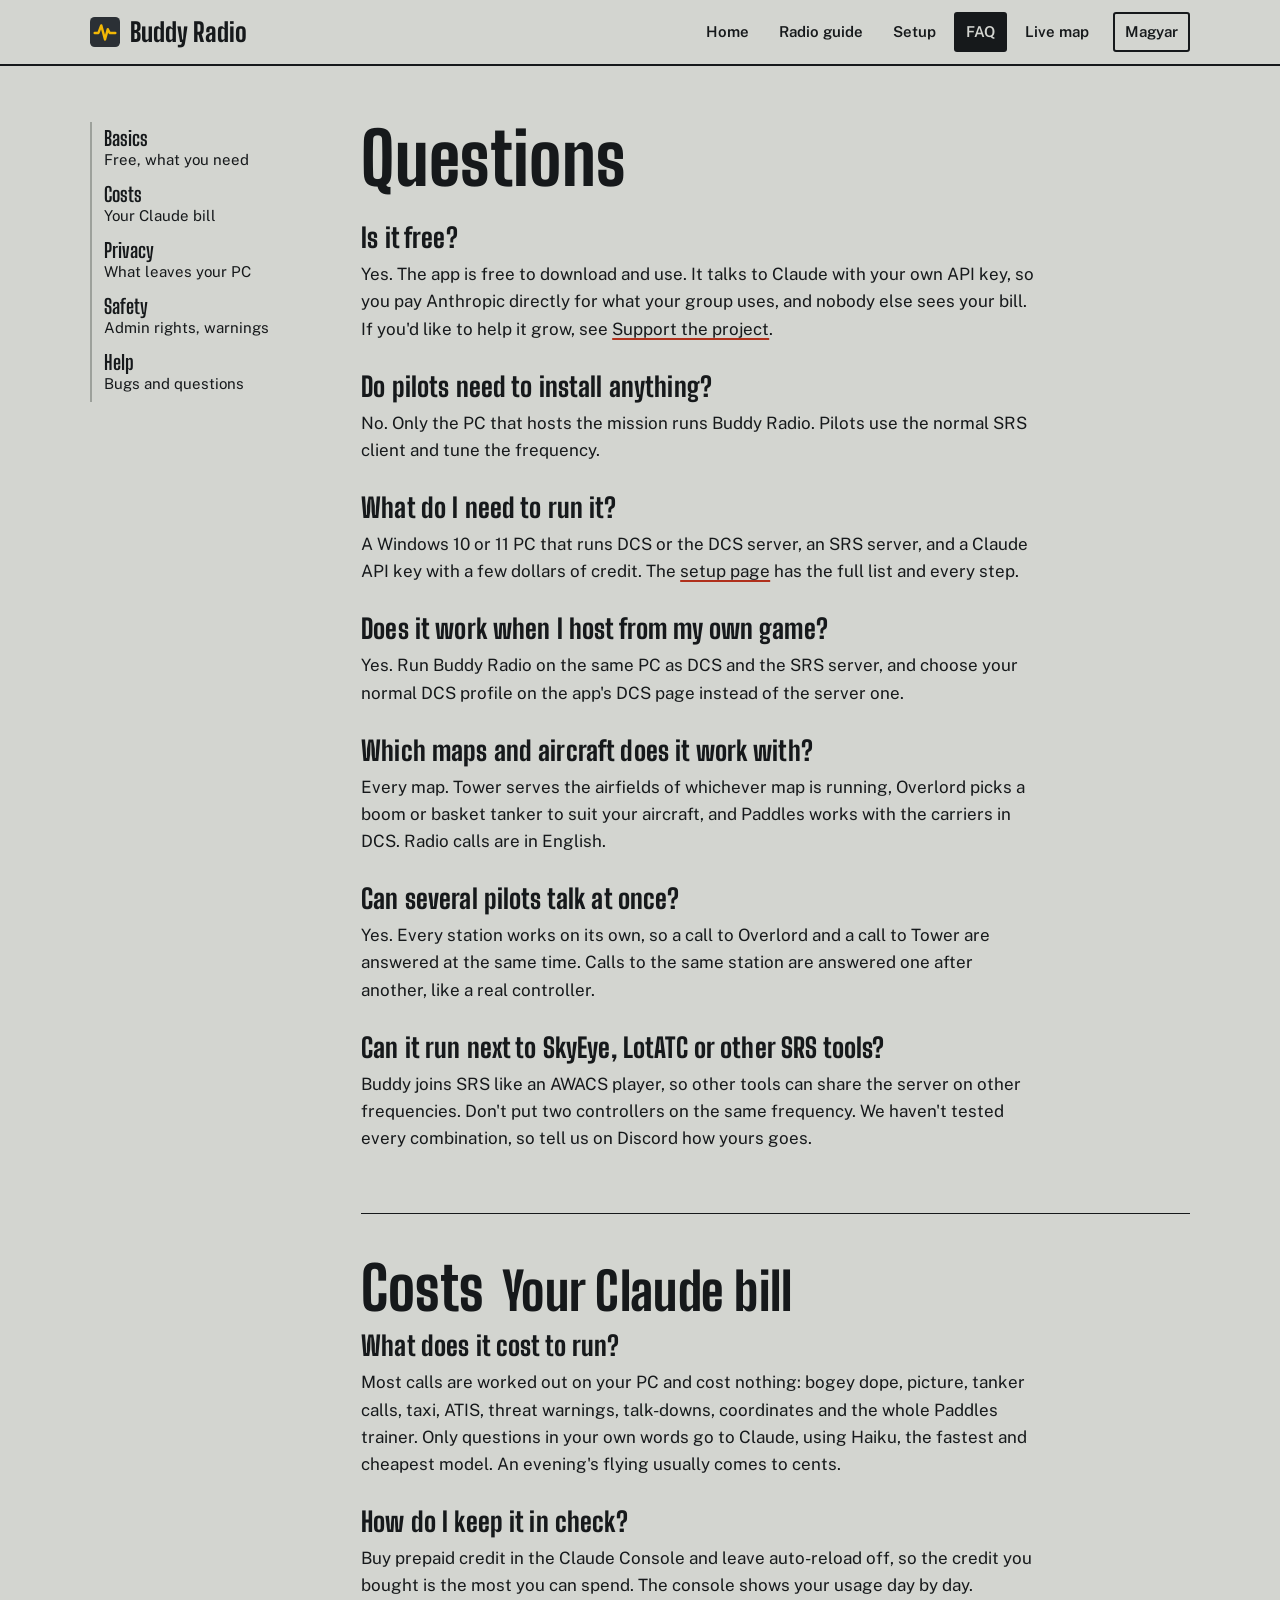
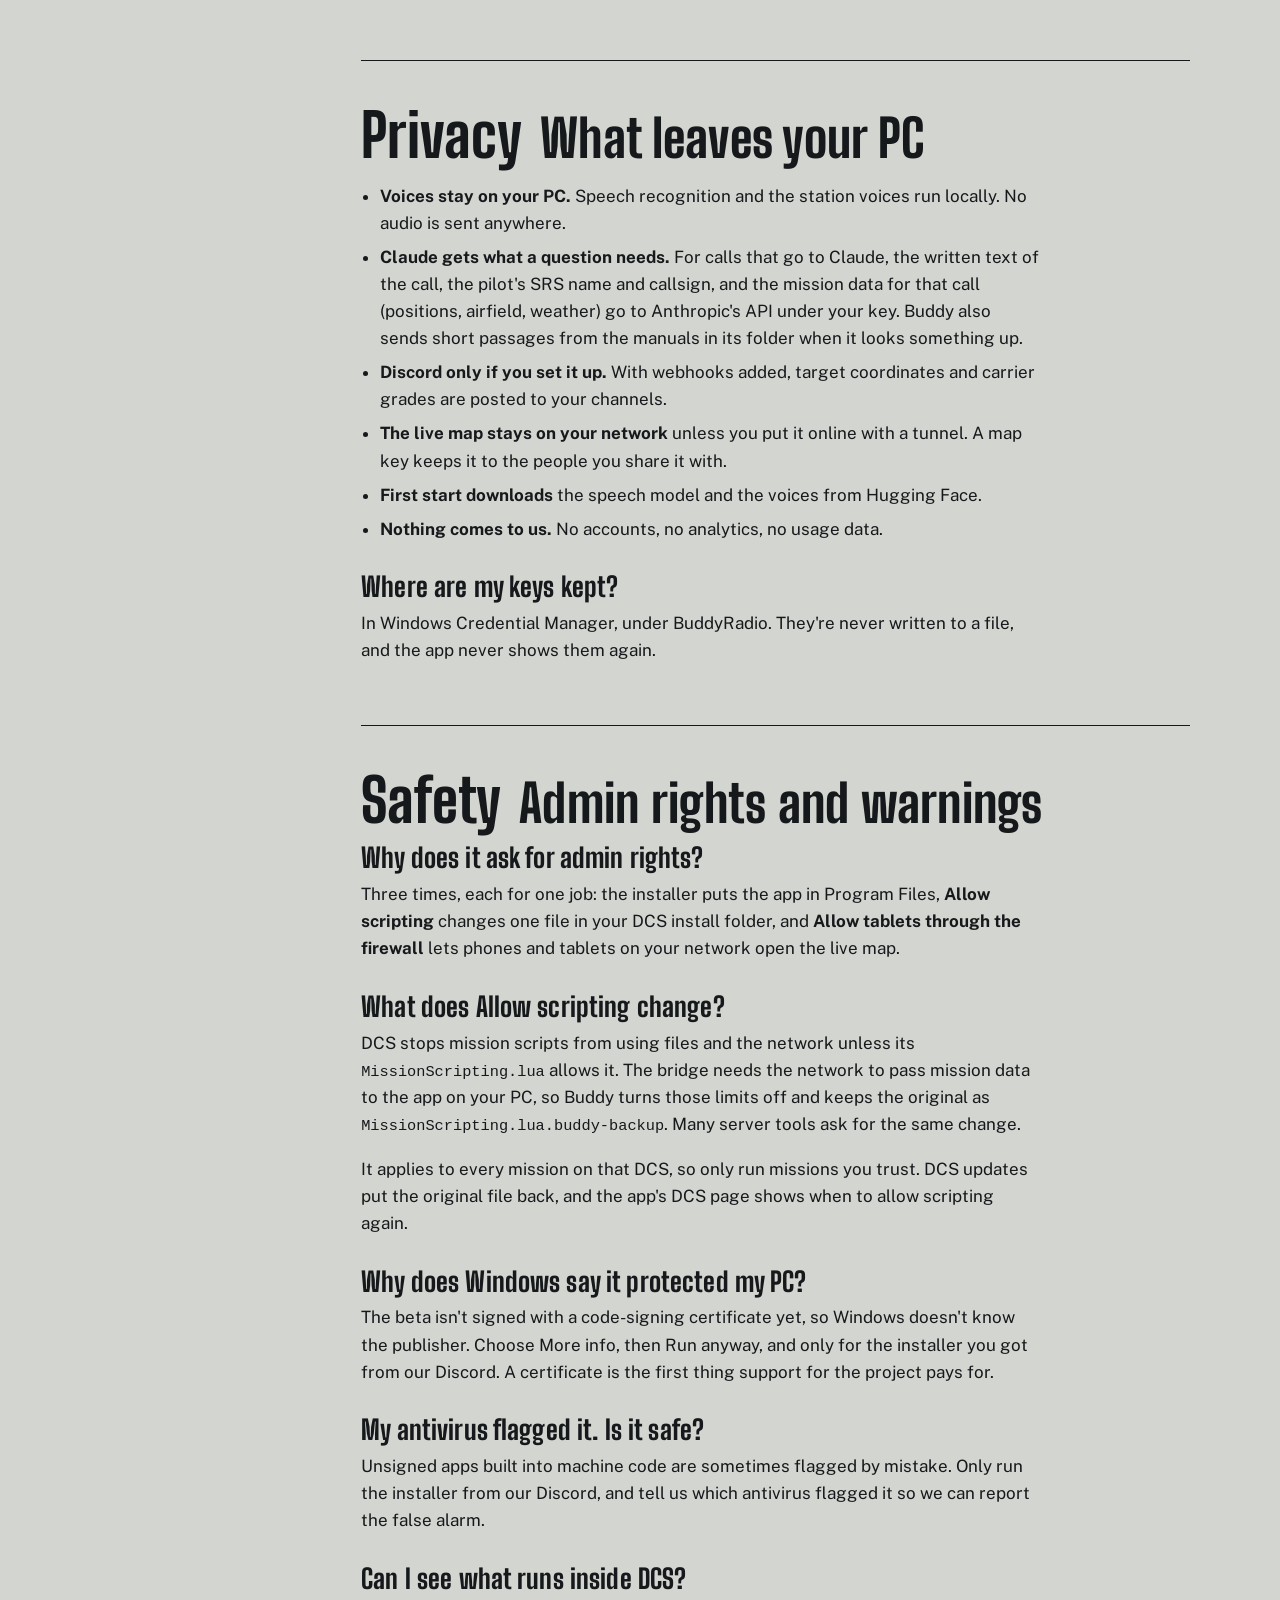
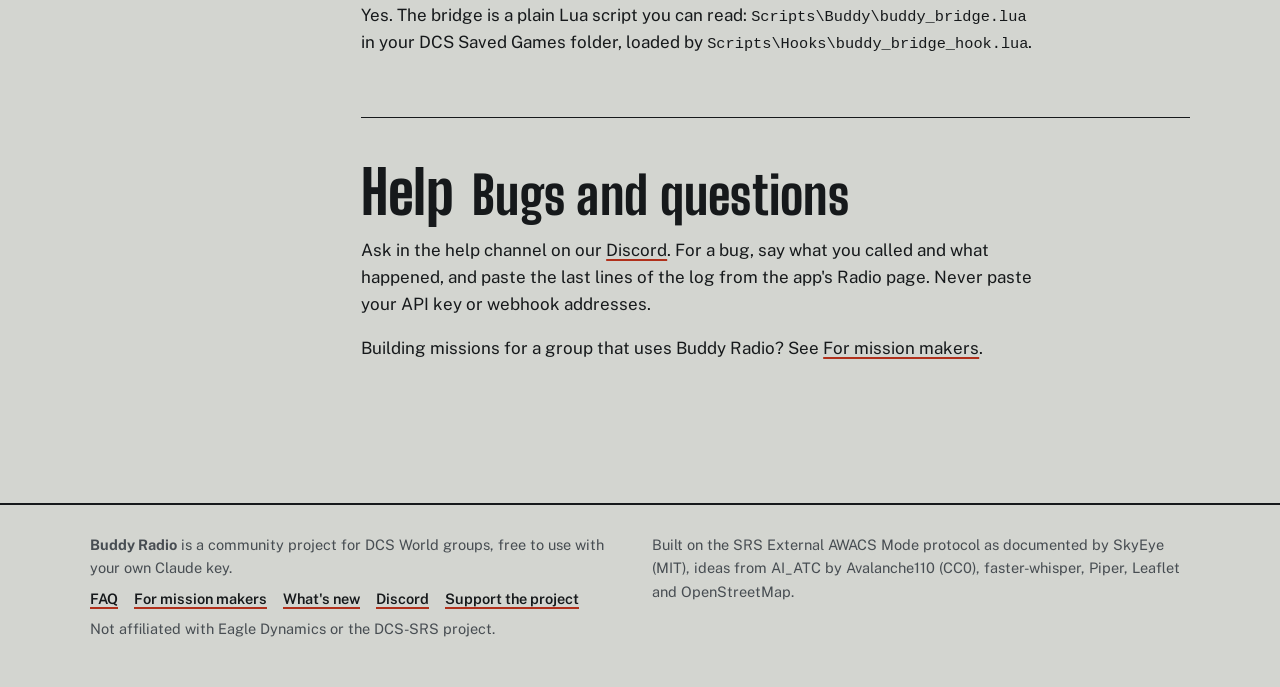
<file: faq.html>
<!doctype html>
<html lang="en">
<head>
<meta charset="utf-8">
<meta name="viewport" content="width=device-width, initial-scale=1">
<title>FAQ: Buddy Radio</title>
<meta name="description" content="Questions about Buddy Radio: what it costs, what leaves your PC, why it asks for admin rights, and where to get help.">
<meta property="og:image" content="/assets/img/og.png">
<link rel="alternate" hreflang="en" href="/faq">
<link rel="alternate" hreflang="hu" href="/hu/faq">
<link rel="icon" href="/assets/img/favicon.svg" type="image/svg+xml">
<link rel="stylesheet" href="/assets/fonts.css">
<link rel="stylesheet" href="/assets/site.css">
</head>
<body>
<header class="site-head">
  <div class="wrap">
    <a class="brand" href="/"><svg viewBox="0 0 32 32" aria-hidden="true"><rect width="32" height="32" rx="5" fill="#2b3035"/><path d="M5 17h4l3-8 4 15 3-11 2 4h6" fill="none" stroke="#f2b705" stroke-width="2.6" stroke-linejoin="round" stroke-linecap="round"/></svg>Buddy Radio</a>
    <nav aria-label="Main">
      <a href="/">Home</a>
      <a href="/guide">Radio guide</a>
      <a href="/setup">Setup</a>
      <a href="/faq" aria-current="page">FAQ</a>
      <a href="/map">Live map</a>
      <a class="lang" href="/hu/faq" hreflang="hu" lang="hu">Magyar</a>
    </nav>
  </div>
</header>

<main class="wrap doc">
  <nav class="toc" aria-label="Topics">
    <a href="#basics"><span class="f">Basics</span>Free, what you need</a>
    <a href="#costs"><span class="f">Costs</span>Your Claude bill</a>
    <a href="#privacy"><span class="f">Privacy</span>What leaves your PC</a>
    <a href="#safety"><span class="f">Safety</span>Admin rights, warnings</a>
    <a href="#help"><span class="f">Help</span>Bugs and questions</a>
  </nav>

  <article>
    <section id="basics">
      <h1 style="font-size:clamp(44px,6vw,72px);margin-bottom:.4em">Questions</h1>
      <h3>Is it free?</h3>
      <p>Yes. The app is free to download and use. It talks to Claude with your own API key, so you pay Anthropic directly for what your group uses, and nobody else sees your bill. If you'd like to help it grow, see <a href="/#support">Support the project</a>.</p>
      <h3>Do pilots need to install anything?</h3>
      <p>No. Only the PC that hosts the mission runs Buddy Radio. Pilots use the normal SRS client and tune the frequency.</p>
      <h3>What do I need to run it?</h3>
      <p>A Windows 10 or 11 PC that runs DCS or the DCS server, an SRS server, and a Claude API key with a few dollars of credit. The <a href="/setup">setup page</a> has the full list and every step.</p>
      <h3>Does it work when I host from my own game?</h3>
      <p>Yes. Run Buddy Radio on the same PC as DCS and the SRS server, and choose your normal DCS profile on the app's DCS page instead of the server one.</p>
      <h3>Which maps and aircraft does it work with?</h3>
      <p>Every map. Tower serves the airfields of whichever map is running, Overlord picks a boom or basket tanker to suit your aircraft, and Paddles works with the carriers in DCS. Radio calls are in English.</p>
      <h3>Can several pilots talk at once?</h3>
      <p>Yes. Every station works on its own, so a call to Overlord and a call to Tower are answered at the same time. Calls to the same station are answered one after another, like a real controller.</p>
      <h3>Can it run next to SkyEye, LotATC or other SRS tools?</h3>
      <p>Buddy joins SRS like an AWACS player, so other tools can share the server on other frequencies. Don't put two controllers on the same frequency. We haven't tested every combination, so tell us on Discord how yours goes.</p>
    </section>

    <section id="costs">
      <div class="station-head"><span class="f">Costs</span><h2>Your Claude bill</h2></div>
      <h3>What does it cost to run?</h3>
      <p>Most calls are worked out on your PC and cost nothing: bogey dope, picture, tanker calls, taxi, ATIS, threat warnings, talk-downs, coordinates and the whole Paddles trainer. Only questions in your own words go to Claude, using Haiku, the fastest and cheapest model. An evening's flying usually comes to cents.</p>
      <h3>How do I keep it in check?</h3>
      <p>Buy prepaid credit in the Claude Console and leave auto-reload off, so the credit you bought is the most you can spend. The console shows your usage day by day.</p>
    </section>

    <section id="privacy">
      <div class="station-head"><span class="f">Privacy</span><h2>What leaves your PC</h2></div>
      <ul class="plain">
        <li><b>Voices stay on your PC.</b> Speech recognition and the station voices run locally. No audio is sent anywhere.</li>
        <li><b>Claude gets what a question needs.</b> For calls that go to Claude, the written text of the call, the pilot's SRS name and callsign, and the mission data for that call (positions, airfield, weather) go to Anthropic's API under your key. Buddy also sends short passages from the manuals in its folder when it looks something up.</li>
        <li><b>Discord only if you set it up.</b> With webhooks added, target coordinates and carrier grades are posted to your channels.</li>
        <li><b>The live map stays on your network</b> unless you put it online with a tunnel. A map key keeps it to the people you share it with.</li>
        <li><b>First start downloads</b> the speech model and the voices from Hugging Face.</li>
        <li><b>Nothing comes to us.</b> No accounts, no analytics, no usage data.</li>
      </ul>
      <h3>Where are my keys kept?</h3>
      <p>In Windows Credential Manager, under BuddyRadio. They're never written to a file, and the app never shows them again.</p>
    </section>

    <section id="safety">
      <div class="station-head"><span class="f">Safety</span><h2>Admin rights and warnings</h2></div>
      <h3>Why does it ask for admin rights?</h3>
      <p>Three times, each for one job: the installer puts the app in Program Files, <b>Allow scripting</b> changes one file in your DCS install folder, and <b>Allow tablets through the firewall</b> lets phones and tablets on your network open the live map.</p>
      <h3>What does Allow scripting change?</h3>
      <p>DCS stops mission scripts from using files and the network unless its <code>MissionScripting.lua</code> allows it. The bridge needs the network to pass mission data to the app on your PC, so Buddy turns those limits off and keeps the original as <code>MissionScripting.lua.buddy-backup</code>. Many server tools ask for the same change.</p>
      <p>It applies to every mission on that DCS, so only run missions you trust. DCS updates put the original file back, and the app's DCS page shows when to allow scripting again.</p>
      <h3>Why does Windows say it protected my PC?</h3>
      <p>The beta isn't signed with a code-signing certificate yet, so Windows doesn't know the publisher. Choose More info, then Run anyway, and only for the installer you got from our Discord. A certificate is the first thing support for the project pays for.</p>
      <h3>My antivirus flagged it. Is it safe?</h3>
      <p>Unsigned apps built into machine code are sometimes flagged by mistake. Only run the installer from our Discord, and tell us which antivirus flagged it so we can report the false alarm.</p>
      <h3>Can I see what runs inside DCS?</h3>
      <p>Yes. The bridge is a plain Lua script you can read: <code>Scripts\Buddy\buddy_bridge.lua</code> in your DCS Saved Games folder, loaded by <code>Scripts\Hooks\buddy_bridge_hook.lua</code>.</p>
    </section>

    <section id="help">
      <div class="station-head"><span class="f">Help</span><h2>Bugs and questions</h2></div>
      <p>Ask in the help channel on our <a href="https://discord.gg/kqw8F5fNe6">Discord</a>. For a bug, say what you called and what happened, and paste the last lines of the log from the app's Radio page. Never paste your API key or webhook addresses.</p>
      <p>Building missions for a group that uses Buddy Radio? See <a href="/missions">For mission makers</a>.</p>
    </section>
  </article>
</main>

<footer class="site-foot">
  <div class="wrap">
    <div>
      <p><b>Buddy Radio</b> is a community project for DCS World groups, free to use with your own Claude key.</p>
      <p class="foot-links"><a href="/faq">FAQ</a> <a href="/missions">For mission makers</a> <a href="/changes">What's new</a> <a href="https://discord.gg/kqw8F5fNe6">Discord</a> <a href="/#support">Support the project</a></p>
      <p>Not affiliated with Eagle Dynamics or the DCS-SRS project.</p>
    </div>
    <div>
      <p>Built on the SRS External AWACS Mode protocol as documented by SkyEye (MIT), ideas from AI_ATC by Avalanche110 (CC0), faster-whisper, Piper, Leaflet and OpenStreetMap.</p>
    </div>
  </div>
</footer>
</body>
</html>
</file>
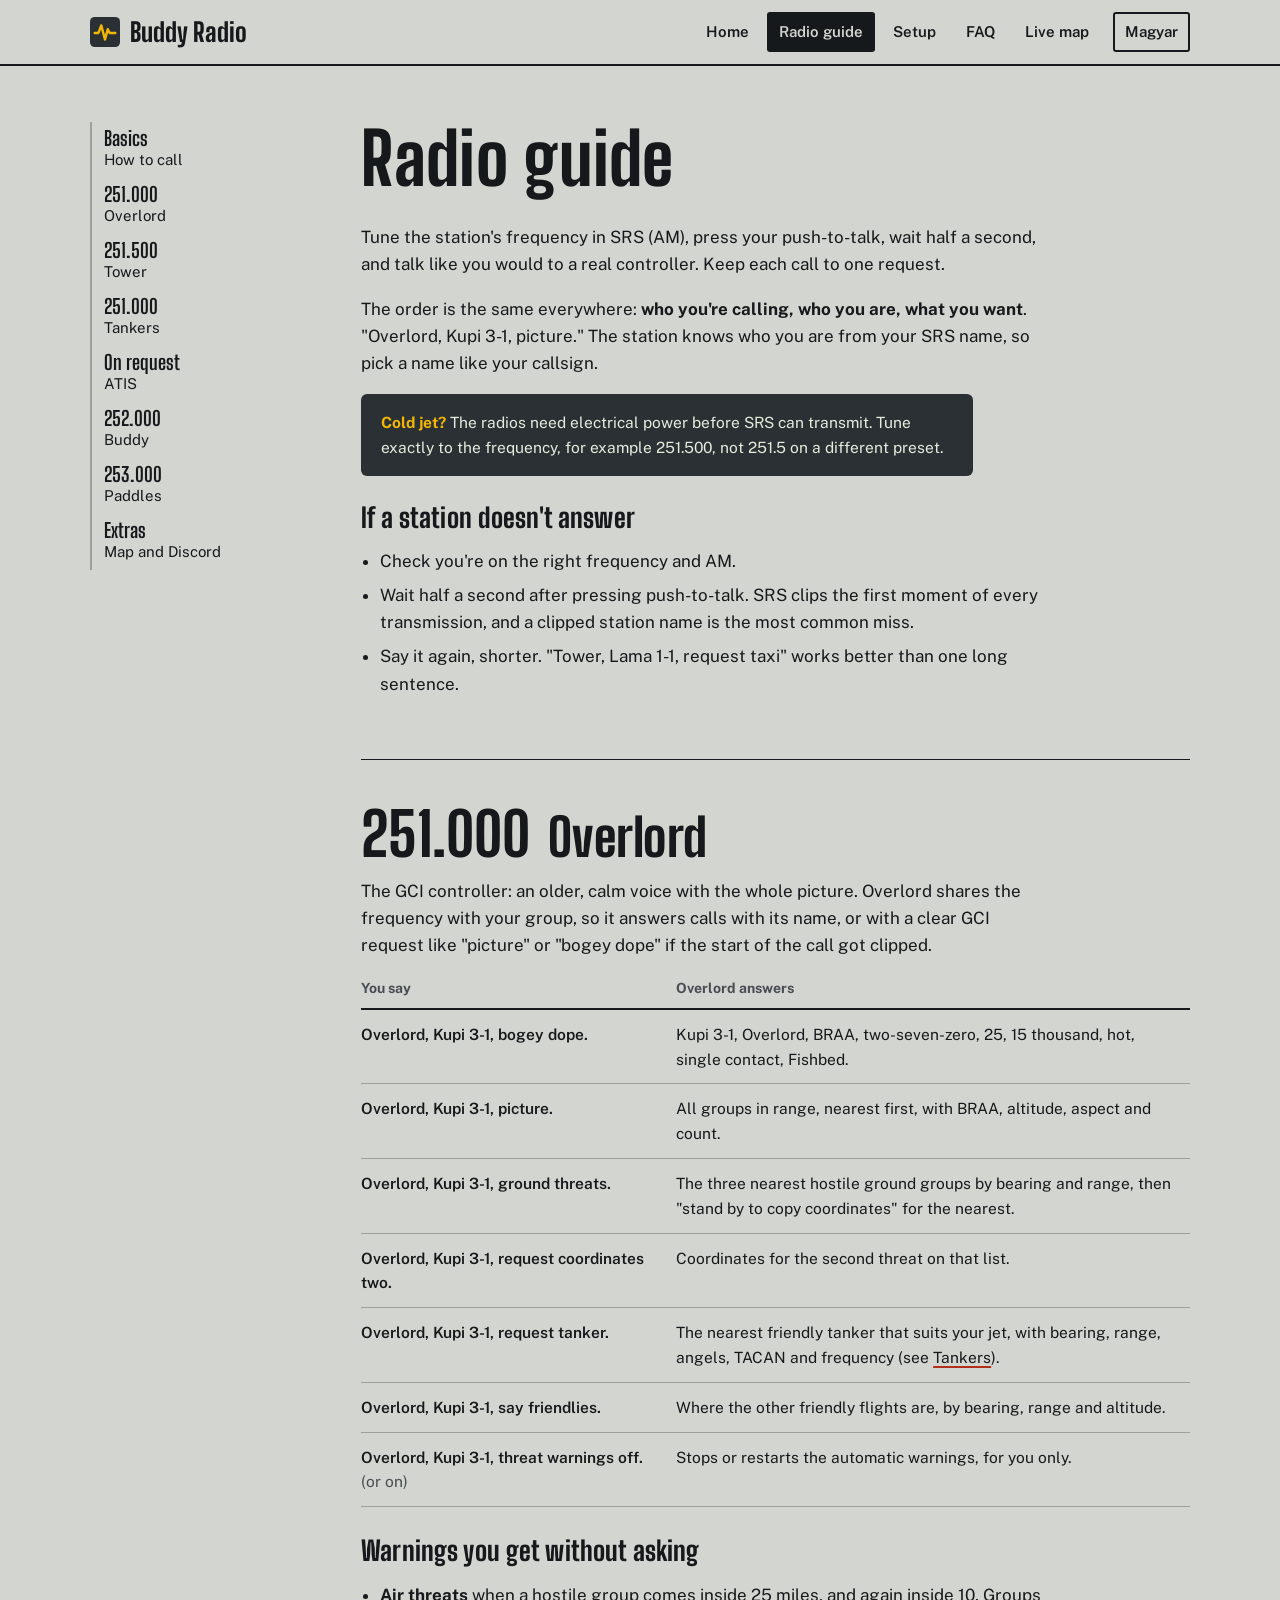
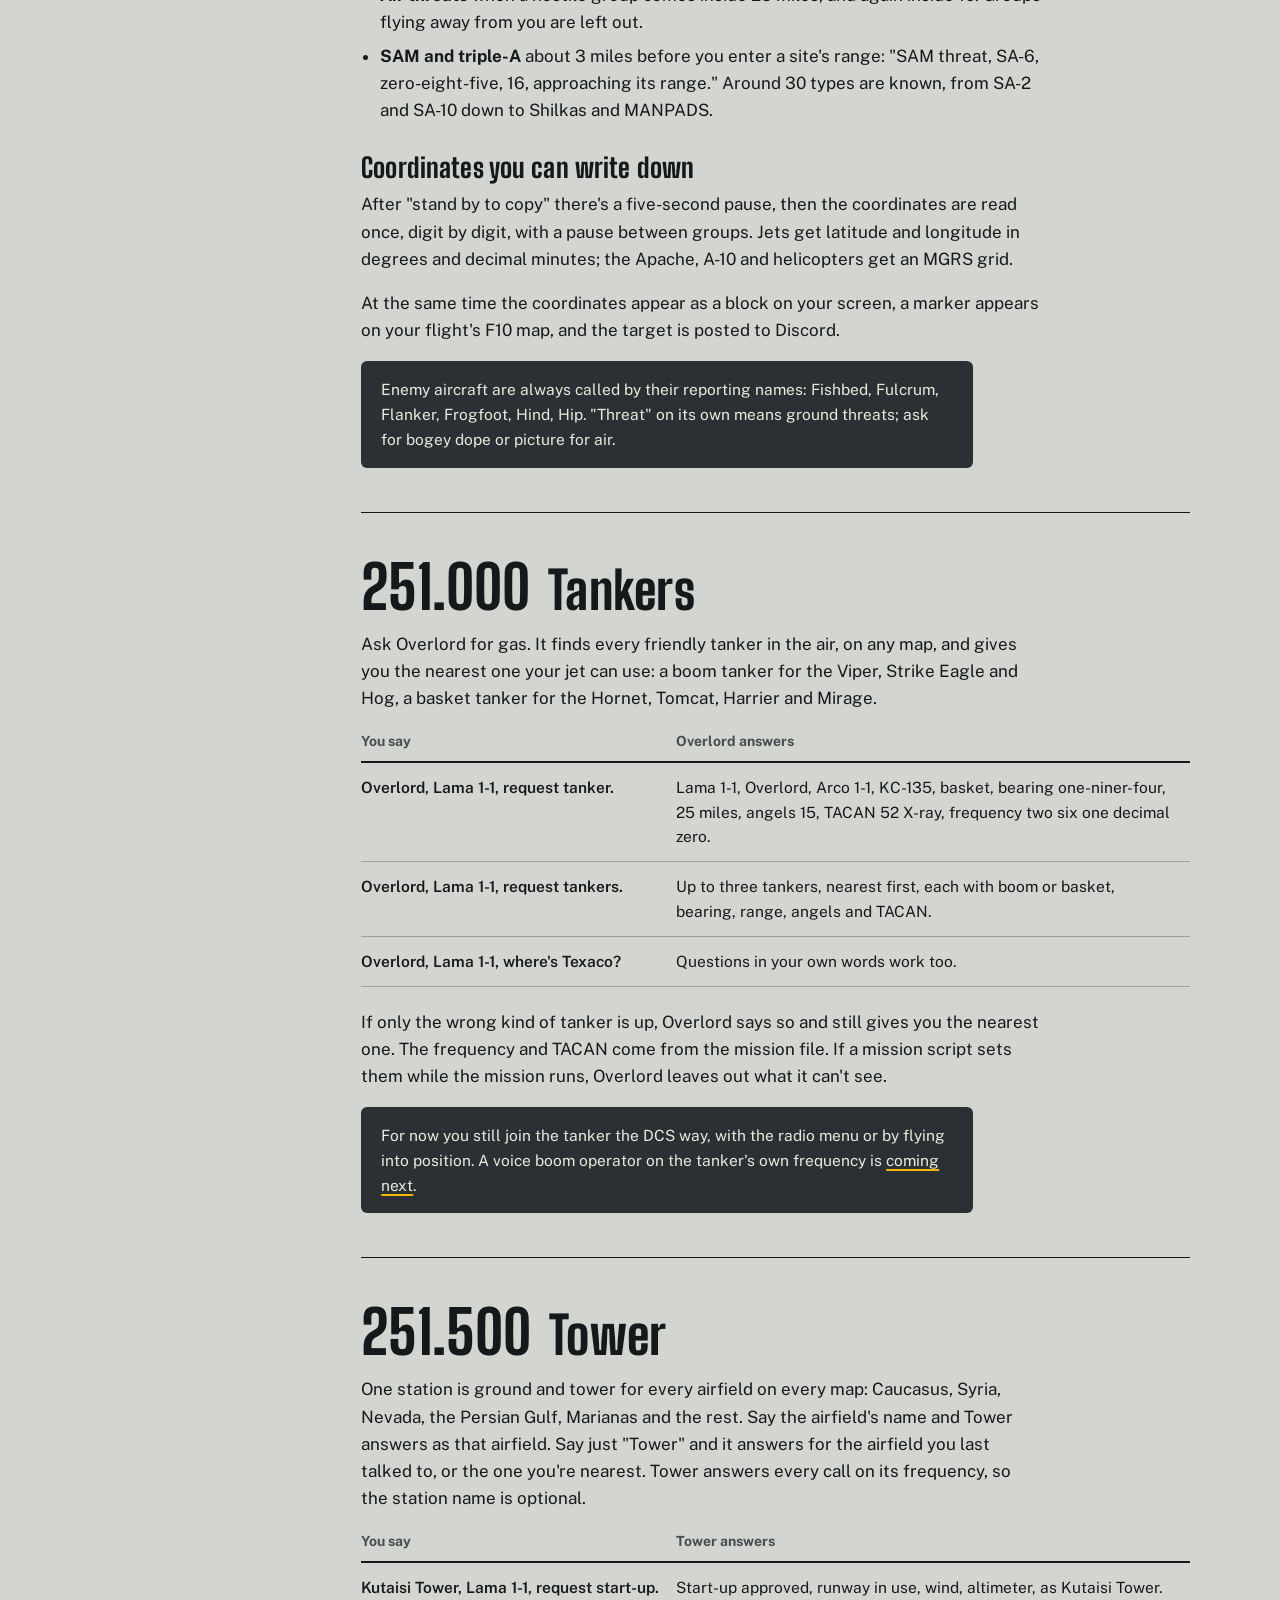
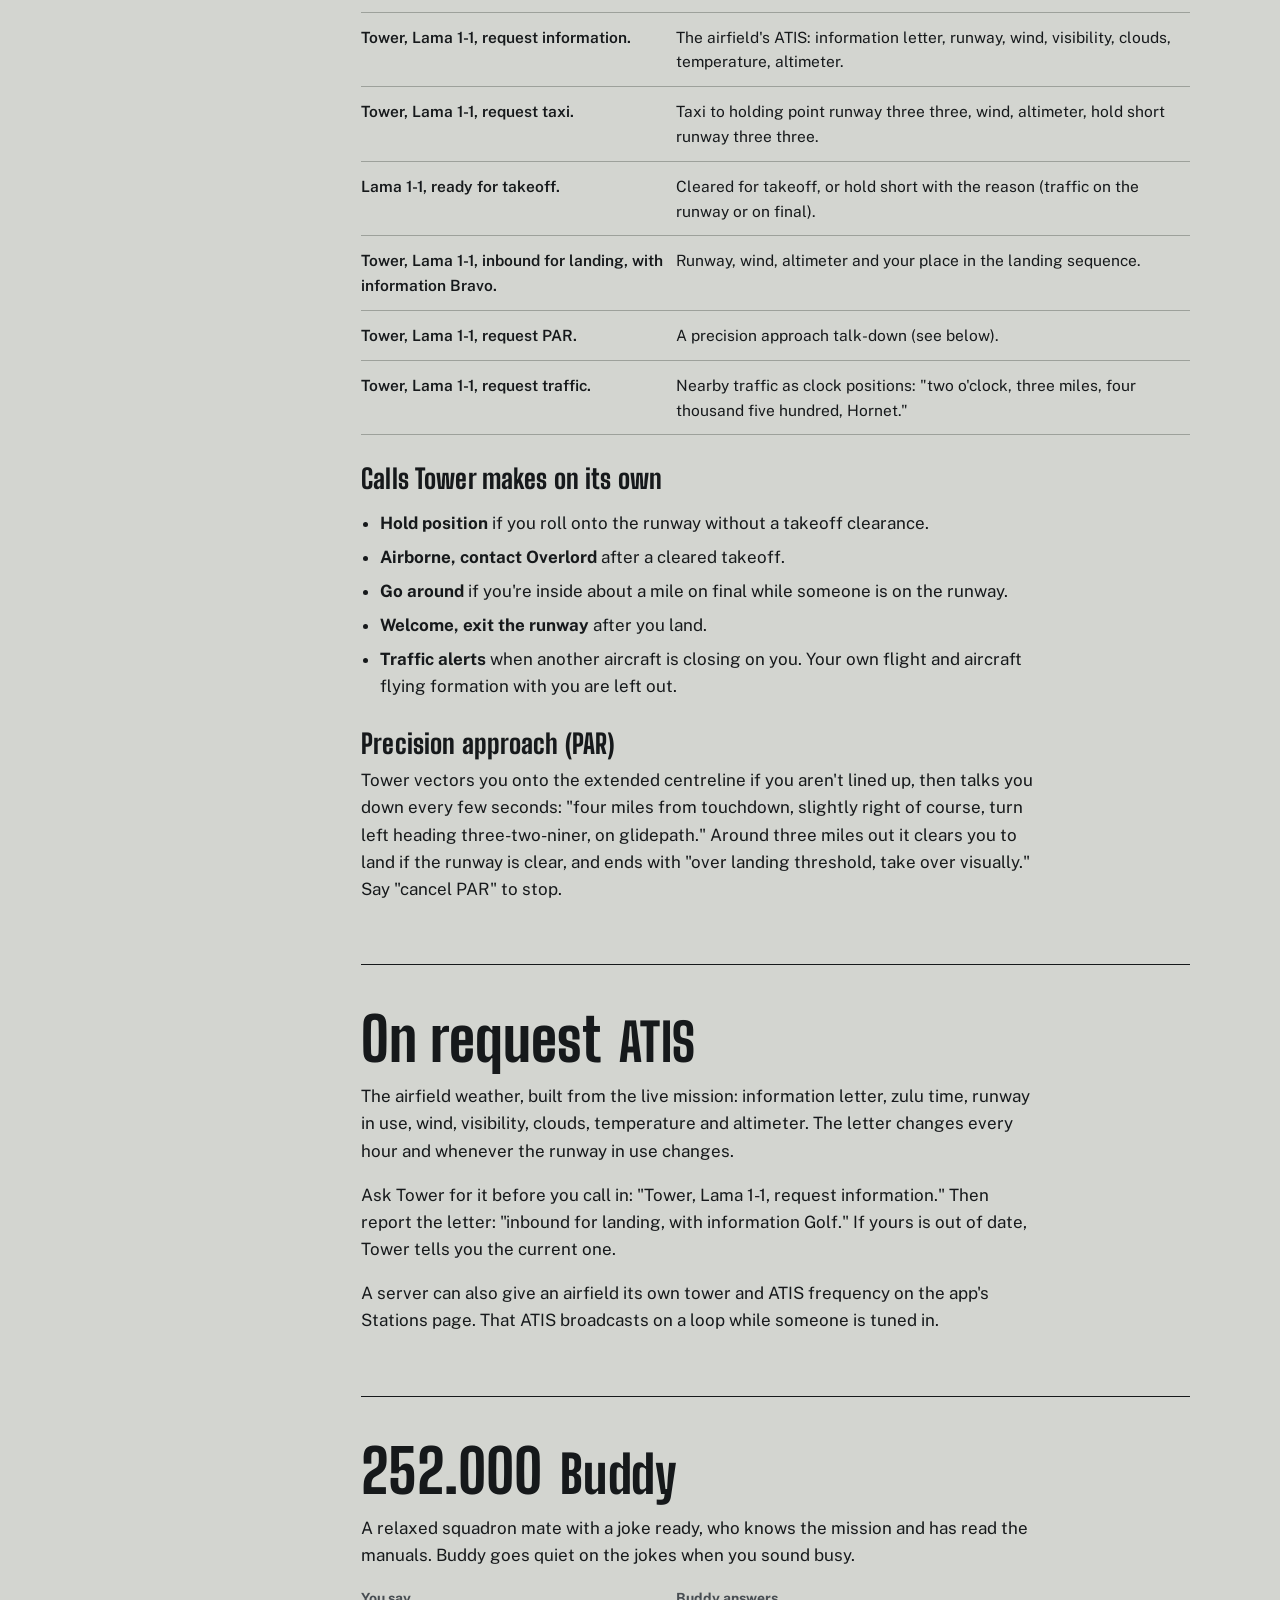
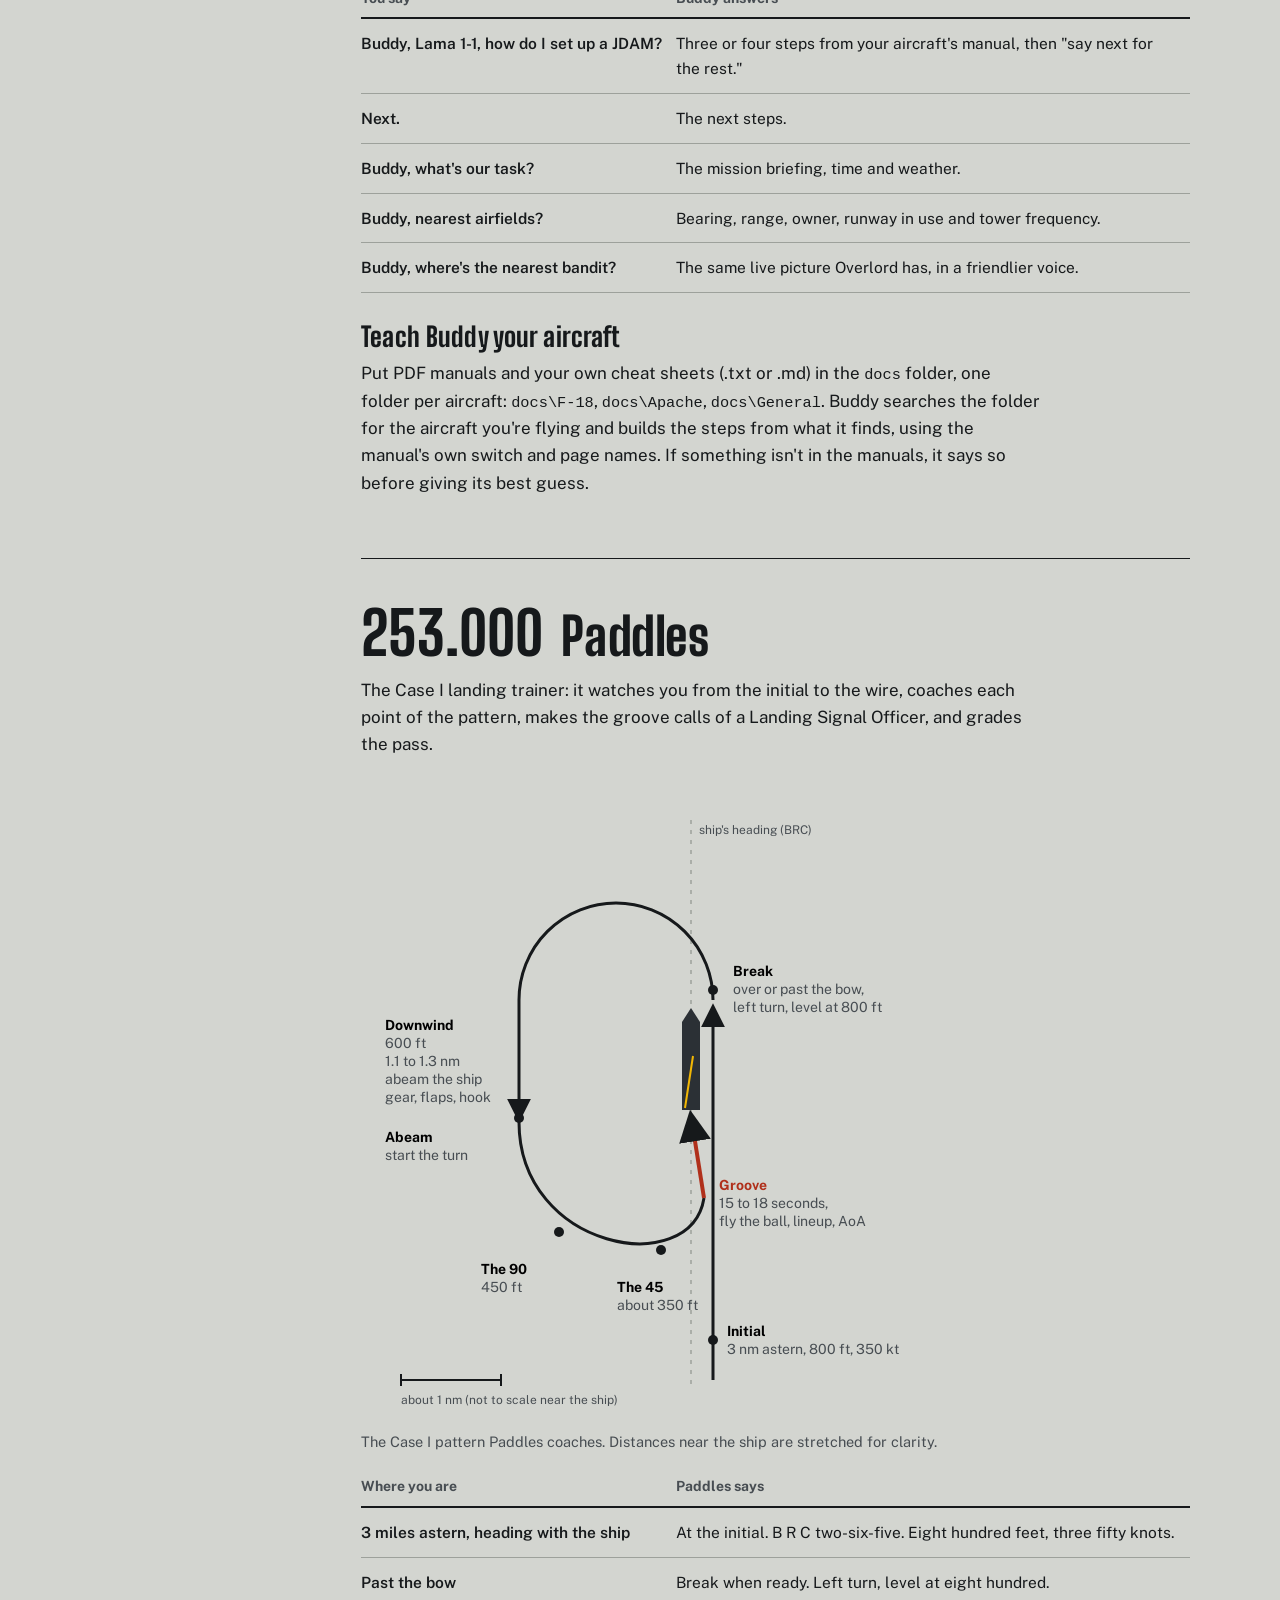
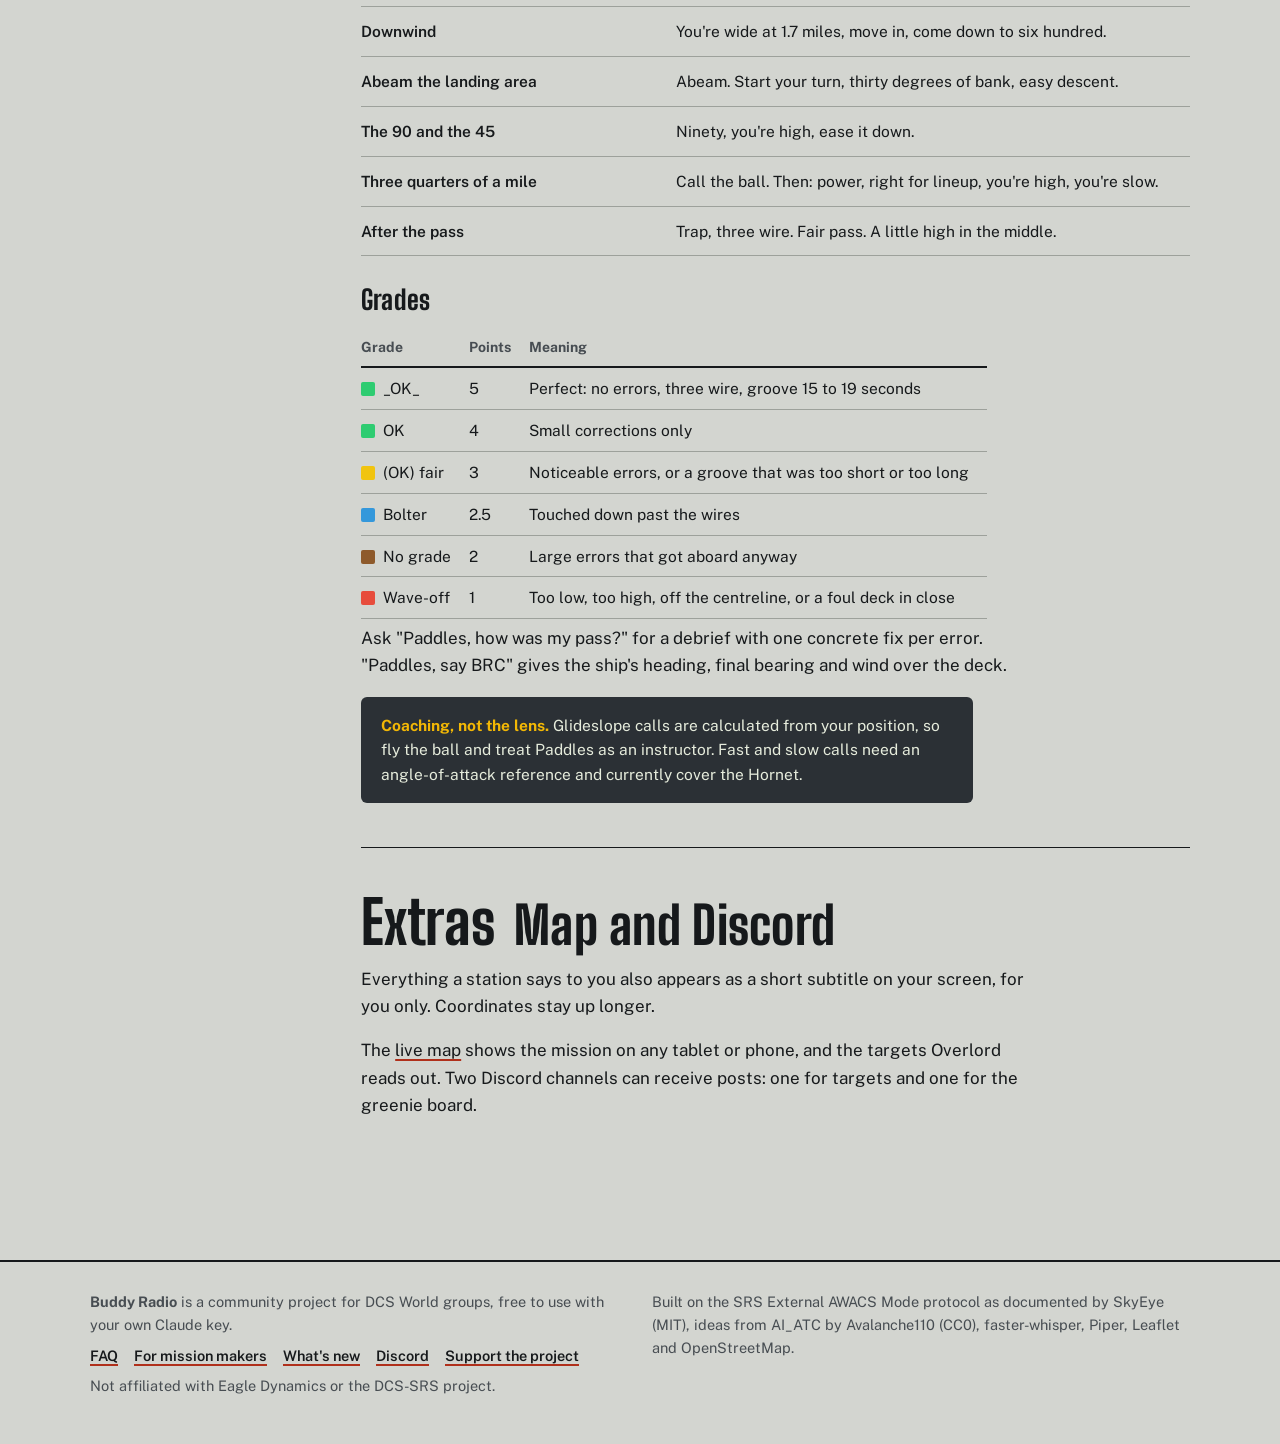
<file: guide.html>
<!doctype html>
<html lang="en">
<head>
<meta charset="utf-8">
<meta name="viewport" content="width=device-width, initial-scale=1">
<title>Radio guide: Buddy Radio</title>
<meta name="description" content="What to say to Overlord, the tower, Buddy and Paddles, and what they say back: picture, tanker, taxi, ATIS and carrier calls.">
<meta property="og:image" content="/assets/img/og.png">
<link rel="alternate" hreflang="en" href="/guide">
<link rel="alternate" hreflang="hu" href="/hu/guide">
<link rel="icon" href="/assets/img/favicon.svg" type="image/svg+xml">
<link rel="stylesheet" href="/assets/fonts.css">
<link rel="stylesheet" href="/assets/site.css">
</head>
<body>
<header class="site-head">
  <div class="wrap">
    <a class="brand" href="/"><svg viewBox="0 0 32 32" aria-hidden="true"><rect width="32" height="32" rx="5" fill="#2b3035"/><path d="M5 17h4l3-8 4 15 3-11 2 4h6" fill="none" stroke="#f2b705" stroke-width="2.6" stroke-linejoin="round" stroke-linecap="round"/></svg>Buddy Radio</a>
    <nav aria-label="Main">
      <a href="/">Home</a>
      <a href="/guide" aria-current="page">Radio guide</a>
      <a href="/setup">Setup</a>
      <a href="/faq">FAQ</a>
      <a href="/map">Live map</a>
      <a class="lang" href="/hu/guide" hreflang="hu" lang="hu">Magyar</a>
    </nav>
  </div>
</header>

<main class="wrap doc">
  <nav class="toc" aria-label="Stations">
    <a href="#basics"><span class="f">Basics</span>How to call</a>
    <a href="#overlord"><span class="f">251.000</span>Overlord</a>
    <a href="#tower"><span class="f">251.500</span>Tower</a>
    <a href="#tankers"><span class="f">251.000</span>Tankers</a>
    <a href="#atis"><span class="f">On request</span>ATIS</a>
    <a href="#buddy"><span class="f">252.000</span>Buddy</a>
    <a href="#paddles"><span class="f">253.000</span>Paddles</a>
    <a href="#extras"><span class="f">Extras</span>Map and Discord</a>
  </nav>

  <article>
    <section id="basics">
      <h1 style="font-size:clamp(44px,6vw,72px);margin-bottom:.4em">Radio guide</h1>
      <p>Tune the station's frequency in SRS (AM), press your push-to-talk, wait half a second, and talk like you would to a real controller. Keep each call to one request.</p>
      <p>The order is the same everywhere: <b>who you're calling, who you are, what you want</b>. "Overlord, Kupi 3-1, picture." The station knows who you are from your SRS name, so pick a name like your callsign.</p>
      <div class="callout"><b>Cold jet?</b> The radios need electrical power before SRS can transmit. Tune exactly to the frequency, for example 251.500, not 251.5 on a different preset.</div>
      <h3 style="margin-top:28px">If a station doesn't answer</h3>
      <ul class="plain">
        <li>Check you're on the right frequency and AM.</li>
        <li>Wait half a second after pressing push-to-talk. SRS clips the first moment of every transmission, and a clipped station name is the most common miss.</li>
        <li>Say it again, shorter. "Tower, Lama 1-1, request taxi" works better than one long sentence.</li>
      </ul>
    </section>

    <section id="overlord">
      <div class="station-head"><span class="f">251.000</span><h2>Overlord</h2></div>
      <p>The GCI controller: an older, calm voice with the whole picture. Overlord shares the frequency with your group, so it answers calls with its name, or with a clear GCI request like "picture" or "bogey dope" if the start of the call got clipped.</p>
      <table class="says">
        <thead><tr><th scope="col">You say</th><th scope="col">Overlord answers</th></tr></thead>
        <tbody>
          <tr><td>Overlord, Kupi 3-1, bogey dope.</td><td>Kupi 3-1, Overlord, BRAA, two-seven-zero, 25, 15 thousand, hot, single contact, Fishbed.</td></tr>
          <tr><td>Overlord, Kupi 3-1, picture.</td><td>All groups in range, nearest first, with BRAA, altitude, aspect and count.</td></tr>
          <tr><td>Overlord, Kupi 3-1, ground threats.</td><td>The three nearest hostile ground groups by bearing and range, then "stand by to copy coordinates" for the nearest.</td></tr>
          <tr><td>Overlord, Kupi 3-1, request coordinates two.</td><td>Coordinates for the second threat on that list.</td></tr>
          <tr><td>Overlord, Kupi 3-1, request tanker.</td><td>The nearest friendly tanker that suits your jet, with bearing, range, angels, TACAN and frequency (see <a href="#tankers">Tankers</a>).</td></tr>
          <tr><td>Overlord, Kupi 3-1, say friendlies.</td><td>Where the other friendly flights are, by bearing, range and altitude.</td></tr>
          <tr><td>Overlord, Kupi 3-1, threat warnings off. <em>(or on)</em></td><td>Stops or restarts the automatic warnings, for you only.</td></tr>
        </tbody>
      </table>
      <h3>Warnings you get without asking</h3>
      <ul class="plain">
        <li><b>Air threats</b> when a hostile group comes inside 25 miles, and again inside 10. Groups flying away from you are left out.</li>
        <li><b>SAM and triple-A</b> about 3 miles before you enter a site's range: "SAM threat, SA-6, zero-eight-five, 16, approaching its range." Around 30 types are known, from SA-2 and SA-10 down to Shilkas and MANPADS.</li>
      </ul>
      <h3>Coordinates you can write down</h3>
      <p>After "stand by to copy" there's a five-second pause, then the coordinates are read once, digit by digit, with a pause between groups. Jets get latitude and longitude in degrees and decimal minutes; the Apache, A-10 and helicopters get an MGRS grid.</p>
      <p>At the same time the coordinates appear as a block on your screen, a marker appears on your flight's F10 map, and the target is posted to Discord.</p>
      <div class="callout">Enemy aircraft are always called by their reporting names: Fishbed, Fulcrum, Flanker, Frogfoot, Hind, Hip. "Threat" on its own means ground threats; ask for bogey dope or picture for air.</div>
    </section>

    <section id="tankers">
      <div class="station-head"><span class="f">251.000</span><h2>Tankers</h2></div>
      <p>Ask Overlord for gas. It finds every friendly tanker in the air, on any map, and gives you the nearest one your jet can use: a boom tanker for the Viper, Strike Eagle and Hog, a basket tanker for the Hornet, Tomcat, Harrier and Mirage.</p>
      <table class="says">
        <thead><tr><th scope="col">You say</th><th scope="col">Overlord answers</th></tr></thead>
        <tbody>
          <tr><td>Overlord, Lama 1-1, request tanker.</td><td>Lama 1-1, Overlord, Arco 1-1, KC-135, basket, bearing one-niner-four, 25 miles, angels 15, TACAN 52 X-ray, frequency two six one decimal zero.</td></tr>
          <tr><td>Overlord, Lama 1-1, request tankers.</td><td>Up to three tankers, nearest first, each with boom or basket, bearing, range, angels and TACAN.</td></tr>
          <tr><td>Overlord, Lama 1-1, where's Texaco?</td><td>Questions in your own words work too.</td></tr>
        </tbody>
      </table>
      <p>If only the wrong kind of tanker is up, Overlord says so and still gives you the nearest one. The frequency and TACAN come from the mission file. If a mission script sets them while the mission runs, Overlord leaves out what it can't see.</p>
      <div class="callout">For now you still join the tanker the DCS way, with the radio menu or by flying into position. A voice boom operator on the tanker's own frequency is <a href="/#next">coming next</a>.</div>
    </section>

    <section id="tower">
      <div class="station-head"><span class="f">251.500</span><h2>Tower</h2></div>
      <p>One station is ground and tower for every airfield on every map: Caucasus, Syria, Nevada, the Persian Gulf, Marianas and the rest. Say the airfield's name and Tower answers as that airfield. Say just "Tower" and it answers for the airfield you last talked to, or the one you're nearest. Tower answers every call on its frequency, so the station name is optional.</p>
      <table class="says">
        <thead><tr><th scope="col">You say</th><th scope="col">Tower answers</th></tr></thead>
        <tbody>
          <tr><td>Kutaisi Tower, Lama 1-1, request start-up.</td><td>Start-up approved, runway in use, wind, altimeter, as Kutaisi Tower.</td></tr>
          <tr><td>Tower, Lama 1-1, request information.</td><td>The airfield's ATIS: information letter, runway, wind, visibility, clouds, temperature, altimeter.</td></tr>
          <tr><td>Tower, Lama 1-1, request taxi.</td><td>Taxi to holding point runway three three, wind, altimeter, hold short runway three three.</td></tr>
          <tr><td>Lama 1-1, ready for takeoff.</td><td>Cleared for takeoff, or hold short with the reason (traffic on the runway or on final).</td></tr>
          <tr><td>Tower, Lama 1-1, inbound for landing, with information Bravo.</td><td>Runway, wind, altimeter and your place in the landing sequence.</td></tr>
          <tr><td>Tower, Lama 1-1, request PAR.</td><td>A precision approach talk-down (see below).</td></tr>
          <tr><td>Tower, Lama 1-1, request traffic.</td><td>Nearby traffic as clock positions: "two o'clock, three miles, four thousand five hundred, Hornet."</td></tr>
        </tbody>
      </table>
      <h3>Calls Tower makes on its own</h3>
      <ul class="plain">
        <li><b>Hold position</b> if you roll onto the runway without a takeoff clearance.</li>
        <li><b>Airborne, contact Overlord</b> after a cleared takeoff.</li>
        <li><b>Go around</b> if you're inside about a mile on final while someone is on the runway.</li>
        <li><b>Welcome, exit the runway</b> after you land.</li>
        <li><b>Traffic alerts</b> when another aircraft is closing on you. Your own flight and aircraft flying formation with you are left out.</li>
      </ul>
      <h3>Precision approach (PAR)</h3>
      <p>Tower vectors you onto the extended centreline if you aren't lined up, then talks you down every few seconds: "four miles from touchdown, slightly right of course, turn left heading three-two-niner, on glidepath." Around three miles out it clears you to land if the runway is clear, and ends with "over landing threshold, take over visually." Say "cancel PAR" to stop.</p>
    </section>

    <section id="atis">
      <div class="station-head"><span class="f">On request</span><h2>ATIS</h2></div>
      <p>The airfield weather, built from the live mission: information letter, zulu time, runway in use, wind, visibility, clouds, temperature and altimeter. The letter changes every hour and whenever the runway in use changes.</p>
      <p>Ask Tower for it before you call in: "Tower, Lama 1-1, request information." Then report the letter: "inbound for landing, with information Golf." If yours is out of date, Tower tells you the current one.</p>
      <p>A server can also give an airfield its own tower and ATIS frequency on the app's Stations page. That ATIS broadcasts on a loop while someone is tuned in.</p>
    </section>

    <section id="buddy">
      <div class="station-head"><span class="f">252.000</span><h2>Buddy</h2></div>
      <p>A relaxed squadron mate with a joke ready, who knows the mission and has read the manuals. Buddy goes quiet on the jokes when you sound busy.</p>
      <table class="says">
        <thead><tr><th scope="col">You say</th><th scope="col">Buddy answers</th></tr></thead>
        <tbody>
          <tr><td>Buddy, Lama 1-1, how do I set up a JDAM?</td><td>Three or four steps from your aircraft's manual, then "say next for the rest."</td></tr>
          <tr><td>Next.</td><td>The next steps.</td></tr>
          <tr><td>Buddy, what's our task?</td><td>The mission briefing, time and weather.</td></tr>
          <tr><td>Buddy, nearest airfields?</td><td>Bearing, range, owner, runway in use and tower frequency.</td></tr>
          <tr><td>Buddy, where's the nearest bandit?</td><td>The same live picture Overlord has, in a friendlier voice.</td></tr>
        </tbody>
      </table>
      <h3>Teach Buddy your aircraft</h3>
      <p>Put PDF manuals and your own cheat sheets (.txt or .md) in the <code>docs</code> folder, one folder per aircraft: <code>docs\F-18</code>, <code>docs\Apache</code>, <code>docs\General</code>. Buddy searches the folder for the aircraft you're flying and builds the steps from what it finds, using the manual's own switch and page names. If something isn't in the manuals, it says so before giving its best guess.</p>
    </section>

    <section id="paddles">
      <div class="station-head"><span class="f">253.000</span><h2>Paddles</h2></div>
      <p>The Case I landing trainer: it watches you from the initial to the wire, coaches each point of the pattern, makes the groove calls of a Landing Signal Officer, and grades the pass.</p>
      <figure class="figure" style="max-width:600px;margin:22px 0">
        <svg xmlns="http://www.w3.org/2000/svg" role="img" aria-label="Top-down diagram of the Case I pattern: initial 3 miles astern at 800 feet, break over the bow, downwind at 600 feet 1.1 to 1.3 miles abeam, the 90 at 450 feet, the 45 at about 350 feet, and the groove." viewBox="0 0 600 640" font-family="Public Sans, system-ui, sans-serif" font-size="14">
  <defs>
    <marker id="ar" viewBox="0 0 10 10" refX="8" refY="5" markerWidth="8" markerHeight="8" orient="auto"><path d="M0 0L10 5L0 10z" fill="#16191b"/></marker>
  </defs>
  <rect width="600" height="640" fill="#d3d5d0"/>
  <!-- sea track -->
  <line x1="330" y1="40" x2="330" y2="610" stroke="#9da19b" stroke-width="1.5" stroke-dasharray="4 6"/>
  <text x="338" y="54" fill="#474d52" font-size="12">ship's heading (BRC)</text>
  <!-- carrier -->
  <g transform="translate(330 280)">
    <path d="M-9 50 L-9 -38 L0 -52 L9 -38 L9 50 Z" fill="#2b3035"/>
    <line x1="-6" y1="48" x2="2" y2="-4" stroke="#f2b705" stroke-width="2"/>
  </g>
  <!-- initial up the starboard side -->
  <path d="M352 600 L352 228" fill="none" stroke="#16191b" stroke-width="3" marker-end="url(#ar)"/>
  <!-- break -->
  <path d="M352 220 A 97 97 0 0 0 158 220" fill="none" stroke="#16191b" stroke-width="3"/>
  <!-- downwind -->
  <path d="M158 220 L158 338" fill="none" stroke="#16191b" stroke-width="3" marker-end="url(#ar)"/>
  <!-- final turn -->
  <path d="M158 342 C 158 470, 330 500, 343 418" fill="none" stroke="#16191b" stroke-width="3"/>
  <!-- groove -->
  <path d="M343 418 L 330 336" fill="none" stroke="#b0301b" stroke-width="4" marker-end="url(#ar)"/>
  <!-- labels -->
  <circle cx="352" cy="560" r="5" fill="#16191b"/>
  <text x="366" y="556" font-weight="700">Initial</text>
  <text x="366" y="574" fill="#474d52">3 nm astern, 800 ft, 350 kt</text>
  <circle cx="352" cy="210" r="5" fill="#16191b"/>
  <text x="372" y="196" font-weight="700">Break</text>
  <text x="372" y="214" fill="#474d52">over or past the bow,</text>
  <text x="372" y="232" fill="#474d52">left turn, level at 800 ft</text>
  <text x="24" y="250" font-weight="700">Downwind</text>
  <text x="24" y="268" fill="#474d52">600 ft</text>
  <text x="24" y="286" fill="#474d52">1.1 to 1.3 nm</text>
  <text x="24" y="304" fill="#474d52">abeam the ship</text>
  <text x="24" y="322" fill="#474d52">gear, flaps, hook</text>
  <circle cx="158" cy="338" r="5" fill="#16191b"/>
  <text x="24" y="362" font-weight="700">Abeam</text>
  <text x="24" y="380" fill="#474d52">start the turn</text>
  <circle cx="198" cy="452" r="5" fill="#16191b"/>
  <text x="120" y="494" font-weight="700">The 90</text>
  <text x="120" y="512" fill="#474d52">450 ft</text>
  <circle cx="300" cy="470" r="5" fill="#16191b"/>
  <text x="256" y="512" font-weight="700">The 45</text>
  <text x="256" y="530" fill="#474d52">about 350 ft</text>
  <text x="358" y="410" font-weight="700" fill="#b0301b">Groove</text>
  <text x="358" y="428" fill="#474d52">15 to 18 seconds,</text>
  <text x="358" y="446" fill="#474d52">fly the ball, lineup, AoA</text>
  <!-- scale -->
  <line x1="40" y1="600" x2="140" y2="600" stroke="#16191b" stroke-width="2"/>
  <line x1="40" y1="594" x2="40" y2="606" stroke="#16191b" stroke-width="2"/>
  <line x1="140" y1="594" x2="140" y2="606" stroke="#16191b" stroke-width="2"/>
  <text x="40" y="624" fill="#474d52" font-size="12">about 1 nm (not to scale near the ship)</text>
</svg>
        <figcaption>The Case I pattern Paddles coaches. Distances near the ship are stretched for clarity.</figcaption>
      </figure>
      <table class="says">
        <thead><tr><th scope="col">Where you are</th><th scope="col">Paddles says</th></tr></thead>
        <tbody>
          <tr><td>3 miles astern, heading with the ship</td><td>At the initial. B R C two-six-five. Eight hundred feet, three fifty knots.</td></tr>
          <tr><td>Past the bow</td><td>Break when ready. Left turn, level at eight hundred.</td></tr>
          <tr><td>Downwind</td><td>You're wide at 1.7 miles, move in, come down to six hundred.</td></tr>
          <tr><td>Abeam the landing area</td><td>Abeam. Start your turn, thirty degrees of bank, easy descent.</td></tr>
          <tr><td>The 90 and the 45</td><td>Ninety, you're high, ease it down.</td></tr>
          <tr><td>Three quarters of a mile</td><td>Call the ball. Then: power, right for lineup, you're high, you're slow.</td></tr>
          <tr><td>After the pass</td><td>Trap, three wire. Fair pass. A little high in the middle.</td></tr>
        </tbody>
      </table>
      <h3>Grades</h3>
      <table class="grades">
        <thead><tr><th scope="col">Grade</th><th scope="col">Points</th><th scope="col">Meaning</th></tr></thead>
        <tbody>
          <tr><td><span class="sq" style="background:#2ecc71"></span>_OK_</td><td>5</td><td>Perfect: no errors, three wire, groove 15 to 19 seconds</td></tr>
          <tr><td><span class="sq" style="background:#2ecc71"></span>OK</td><td>4</td><td>Small corrections only</td></tr>
          <tr><td><span class="sq" style="background:#f1c40f"></span>(OK) fair</td><td>3</td><td>Noticeable errors, or a groove that was too short or too long</td></tr>
          <tr><td><span class="sq" style="background:#3498db"></span>Bolter</td><td>2.5</td><td>Touched down past the wires</td></tr>
          <tr><td><span class="sq" style="background:#8e5a2b"></span>No grade</td><td>2</td><td>Large errors that got aboard anyway</td></tr>
          <tr><td><span class="sq" style="background:#e74c3c"></span>Wave-off</td><td>1</td><td>Too low, too high, off the centreline, or a foul deck in close</td></tr>
        </tbody>
      </table>
      <p>Ask "Paddles, how was my pass?" for a debrief with one concrete fix per error. "Paddles, say BRC" gives the ship's heading, final bearing and wind over the deck.</p>
      <div class="callout"><b>Coaching, not the lens.</b> Glideslope calls are calculated from your position, so fly the ball and treat Paddles as an instructor. Fast and slow calls need an angle-of-attack reference and currently cover the Hornet.</div>
    </section>

    <section id="extras">
      <div class="station-head"><span class="f">Extras</span><h2>Map and Discord</h2></div>
      <p>Everything a station says to you also appears as a short subtitle on your screen, for you only. Coordinates stay up longer.</p>
      <p>The <a href="/map">live map</a> shows the mission on any tablet or phone, and the targets Overlord reads out. Two Discord channels can receive posts: one for targets and one for the greenie board.</p>
    </section>
  </article>
</main>

<footer class="site-foot">
  <div class="wrap">
    <div>
      <p><b>Buddy Radio</b> is a community project for DCS World groups, free to use with your own Claude key.</p>
      <p class="foot-links"><a href="/faq">FAQ</a> <a href="/missions">For mission makers</a> <a href="/changes">What's new</a> <a href="https://discord.gg/kqw8F5fNe6">Discord</a> <a href="/#support">Support the project</a></p>
      <p>Not affiliated with Eagle Dynamics or the DCS-SRS project.</p>
    </div>
    <div>
      <p>Built on the SRS External AWACS Mode protocol as documented by SkyEye (MIT), ideas from AI_ATC by Avalanche110 (CC0), faster-whisper, Piper, Leaflet and OpenStreetMap.</p>
    </div>
  </div>
</footer>
</body>
</html>
</file>
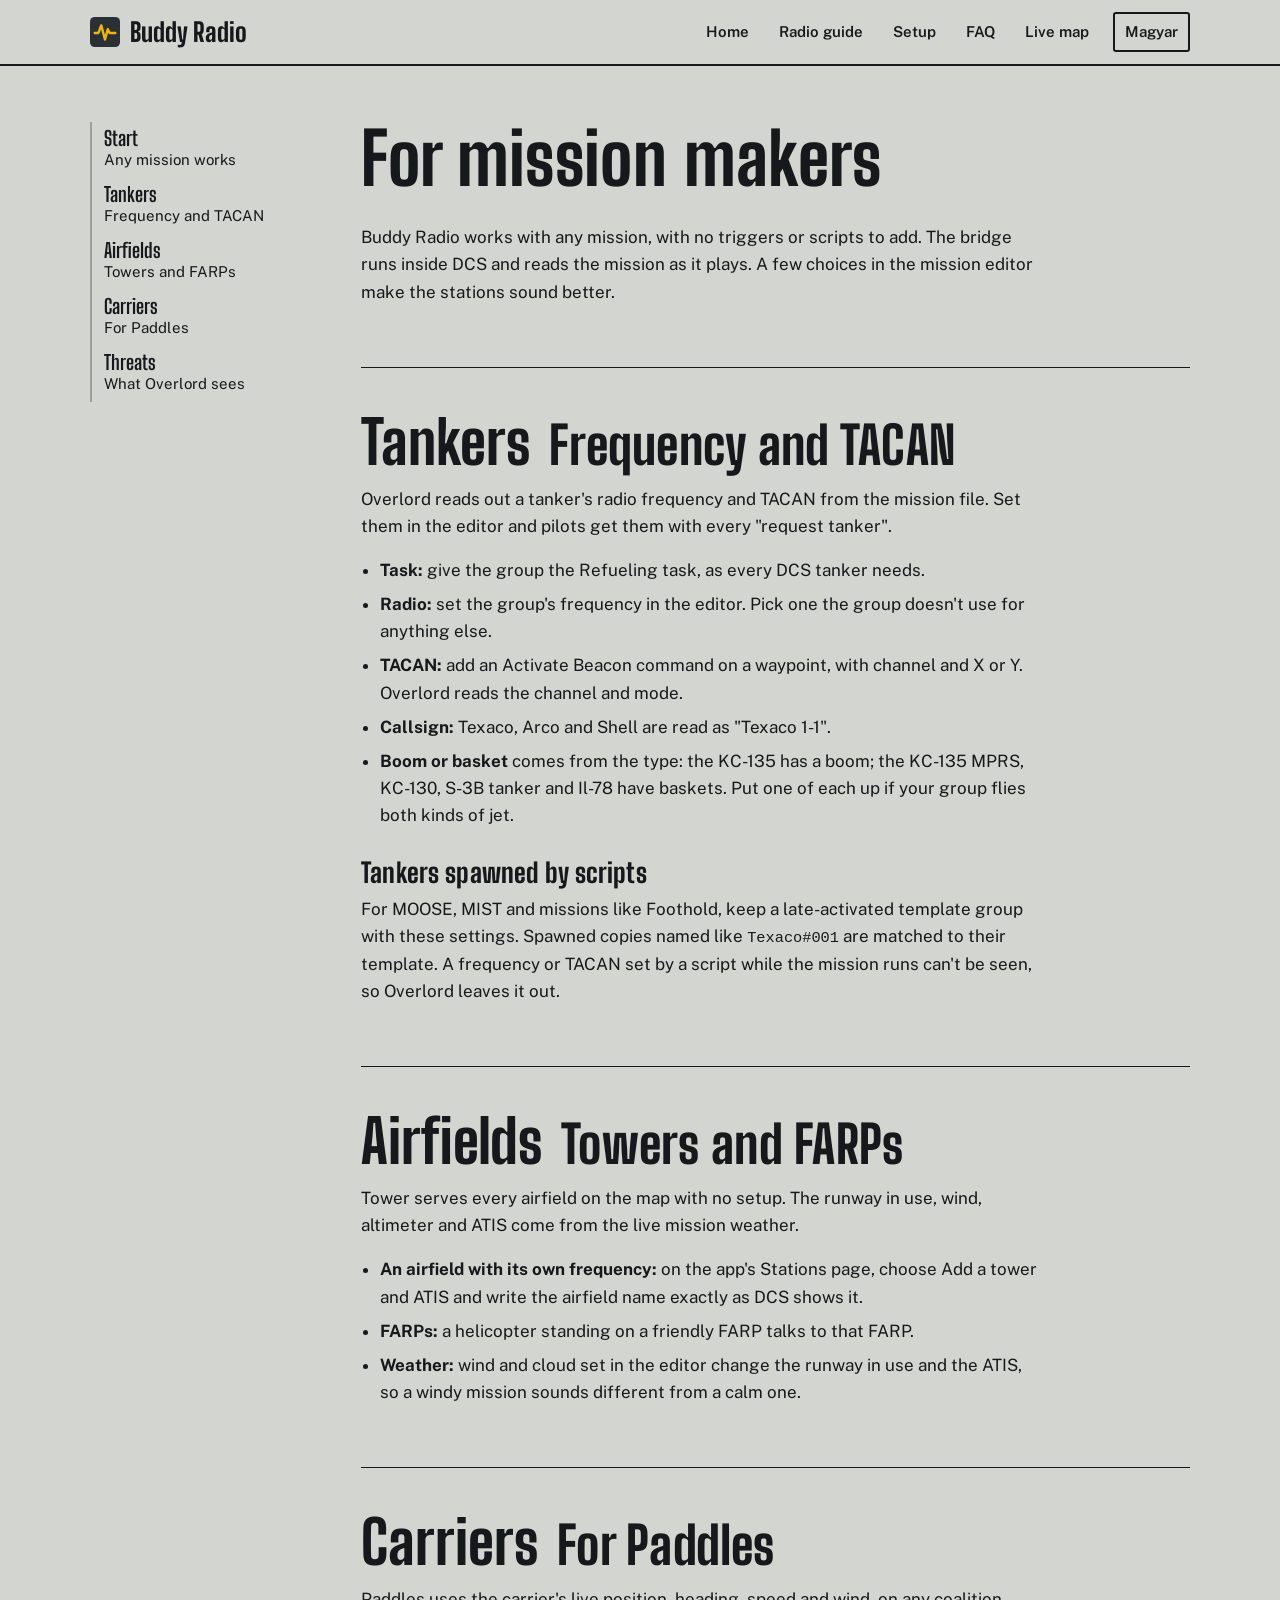
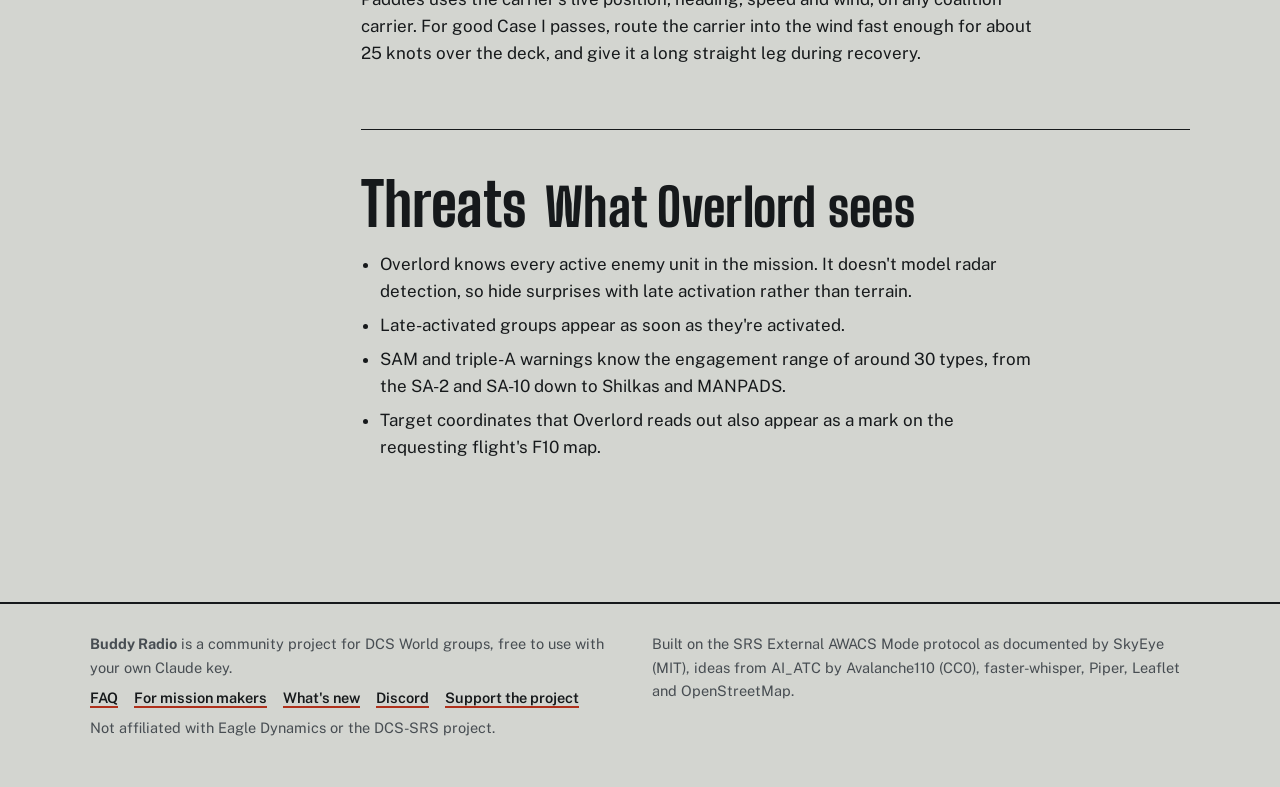
<file: missions.html>
<!doctype html>
<html lang="en">
<head>
<meta charset="utf-8">
<meta name="viewport" content="width=device-width, initial-scale=1">
<title>For mission makers: Buddy Radio</title>
<meta name="description" content="How to set up tankers, airfields, carriers and threats in the DCS mission editor so Buddy Radio's stations work at their best.">
<meta property="og:image" content="/assets/img/og.png">
<link rel="alternate" hreflang="en" href="/missions">
<link rel="alternate" hreflang="hu" href="/hu/missions">
<link rel="icon" href="/assets/img/favicon.svg" type="image/svg+xml">
<link rel="stylesheet" href="/assets/fonts.css">
<link rel="stylesheet" href="/assets/site.css">
</head>
<body>
<header class="site-head">
  <div class="wrap">
    <a class="brand" href="/"><svg viewBox="0 0 32 32" aria-hidden="true"><rect width="32" height="32" rx="5" fill="#2b3035"/><path d="M5 17h4l3-8 4 15 3-11 2 4h6" fill="none" stroke="#f2b705" stroke-width="2.6" stroke-linejoin="round" stroke-linecap="round"/></svg>Buddy Radio</a>
    <nav aria-label="Main">
      <a href="/">Home</a>
      <a href="/guide">Radio guide</a>
      <a href="/setup">Setup</a>
      <a href="/faq">FAQ</a>
      <a href="/map">Live map</a>
      <a class="lang" href="/hu/missions" hreflang="hu" lang="hu">Magyar</a>
    </nav>
  </div>
</header>

<main class="wrap doc">
  <nav class="toc" aria-label="Topics">
    <a href="#any"><span class="f">Start</span>Any mission works</a>
    <a href="#tankers"><span class="f">Tankers</span>Frequency and TACAN</a>
    <a href="#airfields"><span class="f">Airfields</span>Towers and FARPs</a>
    <a href="#carriers"><span class="f">Carriers</span>For Paddles</a>
    <a href="#threats"><span class="f">Threats</span>What Overlord sees</a>
  </nav>

  <article>
    <section id="any">
      <h1 style="font-size:clamp(44px,6vw,72px);margin-bottom:.4em">For mission makers</h1>
      <p>Buddy Radio works with any mission, with no triggers or scripts to add. The bridge runs inside DCS and reads the mission as it plays. A few choices in the mission editor make the stations sound better.</p>
    </section>

    <section id="tankers">
      <div class="station-head"><span class="f">Tankers</span><h2>Frequency and TACAN</h2></div>
      <p>Overlord reads out a tanker's radio frequency and TACAN from the mission file. Set them in the editor and pilots get them with every "request tanker".</p>
      <ul class="plain">
        <li><b>Task:</b> give the group the Refueling task, as every DCS tanker needs.</li>
        <li><b>Radio:</b> set the group's frequency in the editor. Pick one the group doesn't use for anything else.</li>
        <li><b>TACAN:</b> add an Activate Beacon command on a waypoint, with channel and X or Y. Overlord reads the channel and mode.</li>
        <li><b>Callsign:</b> Texaco, Arco and Shell are read as "Texaco 1-1".</li>
        <li><b>Boom or basket</b> comes from the type: the KC-135 has a boom; the KC-135 MPRS, KC-130, S-3B tanker and Il-78 have baskets. Put one of each up if your group flies both kinds of jet.</li>
      </ul>
      <h3>Tankers spawned by scripts</h3>
      <p>For MOOSE, MIST and missions like Foothold, keep a late-activated template group with these settings. Spawned copies named like <code>Texaco#001</code> are matched to their template. A frequency or TACAN set by a script while the mission runs can't be seen, so Overlord leaves it out.</p>
    </section>

    <section id="airfields">
      <div class="station-head"><span class="f">Airfields</span><h2>Towers and FARPs</h2></div>
      <p>Tower serves every airfield on the map with no setup. The runway in use, wind, altimeter and ATIS come from the live mission weather.</p>
      <ul class="plain">
        <li><b>An airfield with its own frequency:</b> on the app's Stations page, choose Add a tower and ATIS and write the airfield name exactly as DCS shows it.</li>
        <li><b>FARPs:</b> a helicopter standing on a friendly FARP talks to that FARP.</li>
        <li><b>Weather:</b> wind and cloud set in the editor change the runway in use and the ATIS, so a windy mission sounds different from a calm one.</li>
      </ul>
    </section>

    <section id="carriers">
      <div class="station-head"><span class="f">Carriers</span><h2>For Paddles</h2></div>
      <p>Paddles uses the carrier's live position, heading, speed and wind, on any coalition carrier. For good Case I passes, route the carrier into the wind fast enough for about 25 knots over the deck, and give it a long straight leg during recovery.</p>
    </section>

    <section id="threats">
      <div class="station-head"><span class="f">Threats</span><h2>What Overlord sees</h2></div>
      <ul class="plain">
        <li>Overlord knows every active enemy unit in the mission. It doesn't model radar detection, so hide surprises with late activation rather than terrain.</li>
        <li>Late-activated groups appear as soon as they're activated.</li>
        <li>SAM and triple-A warnings know the engagement range of around 30 types, from the SA-2 and SA-10 down to Shilkas and MANPADS.</li>
        <li>Target coordinates that Overlord reads out also appear as a mark on the requesting flight's F10 map.</li>
      </ul>
    </section>
  </article>
</main>

<footer class="site-foot">
  <div class="wrap">
    <div>
      <p><b>Buddy Radio</b> is a community project for DCS World groups, free to use with your own Claude key.</p>
      <p class="foot-links"><a href="/faq">FAQ</a> <a href="/missions">For mission makers</a> <a href="/changes">What's new</a> <a href="https://discord.gg/kqw8F5fNe6">Discord</a> <a href="/#support">Support the project</a></p>
      <p>Not affiliated with Eagle Dynamics or the DCS-SRS project.</p>
    </div>
    <div>
      <p>Built on the SRS External AWACS Mode protocol as documented by SkyEye (MIT), ideas from AI_ATC by Avalanche110 (CC0), faster-whisper, Piper, Leaflet and OpenStreetMap.</p>
    </div>
  </div>
</footer>
</body>
</html>
</file>
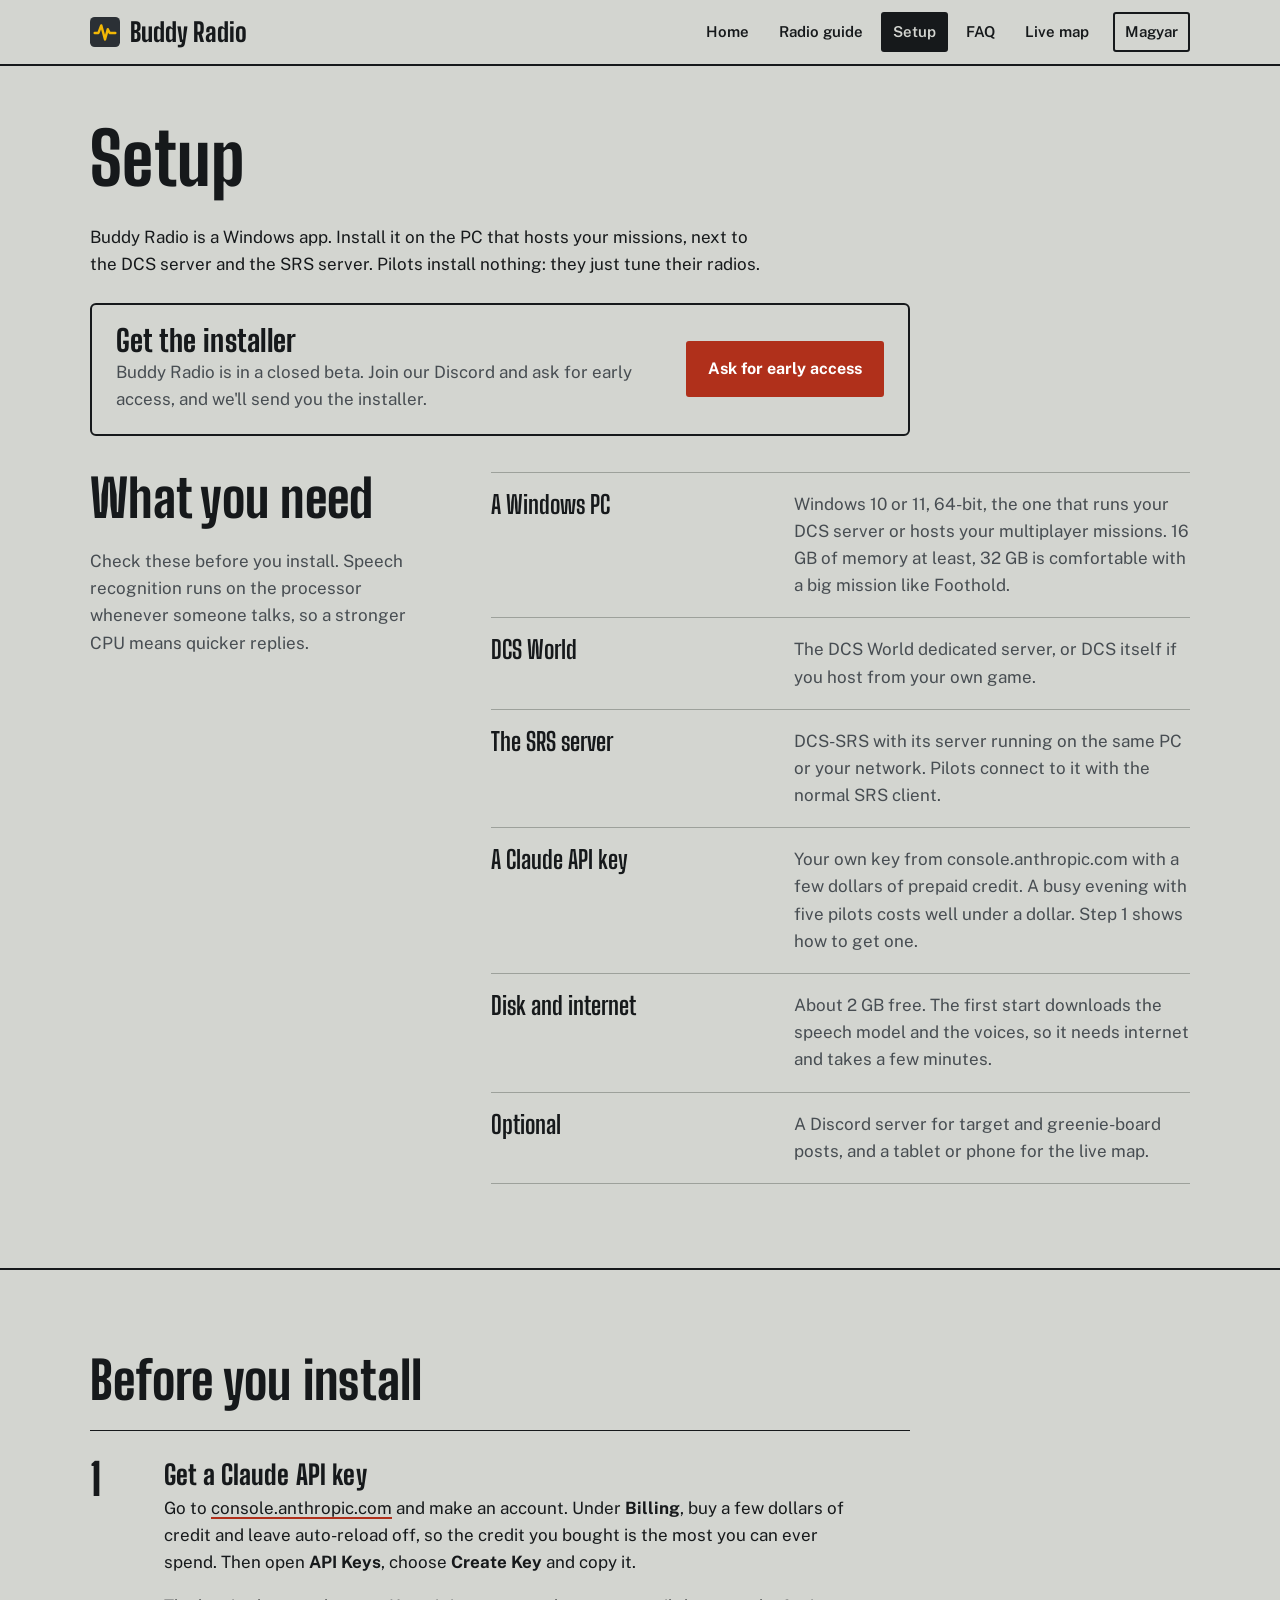
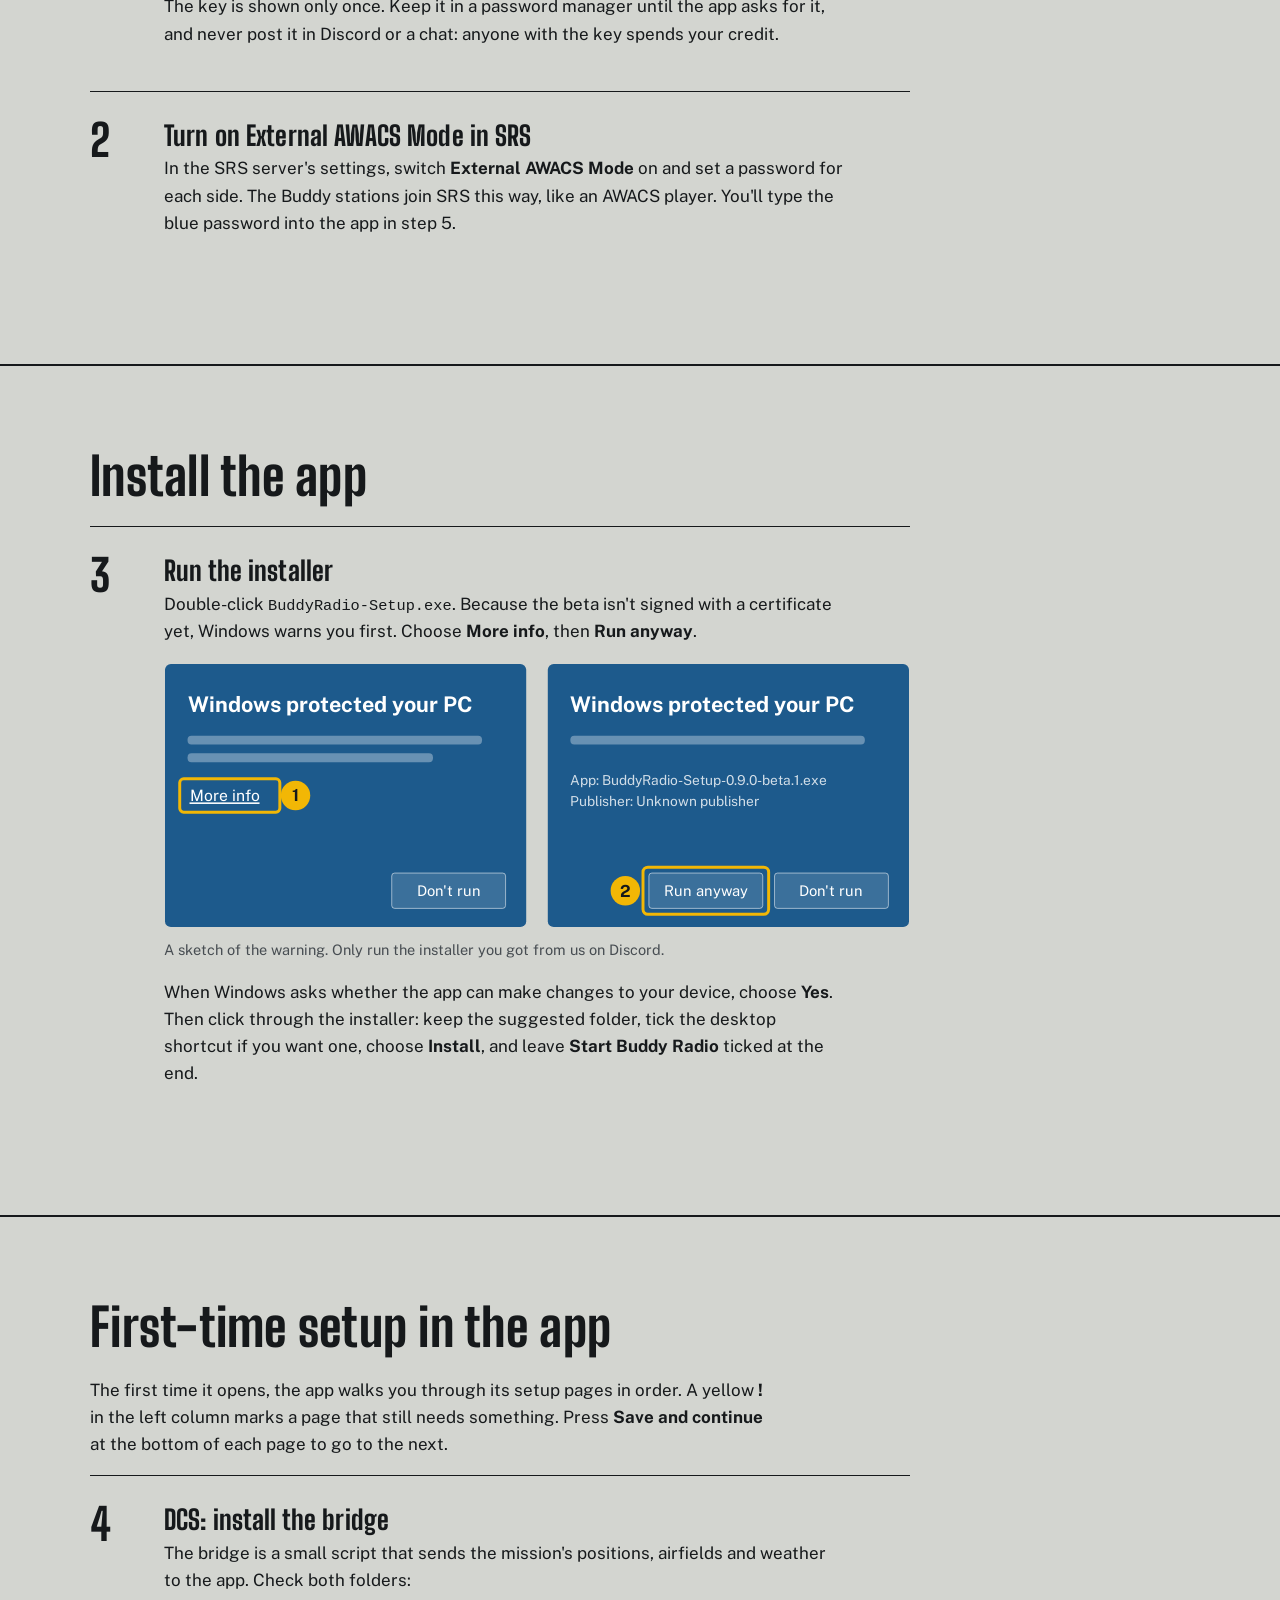
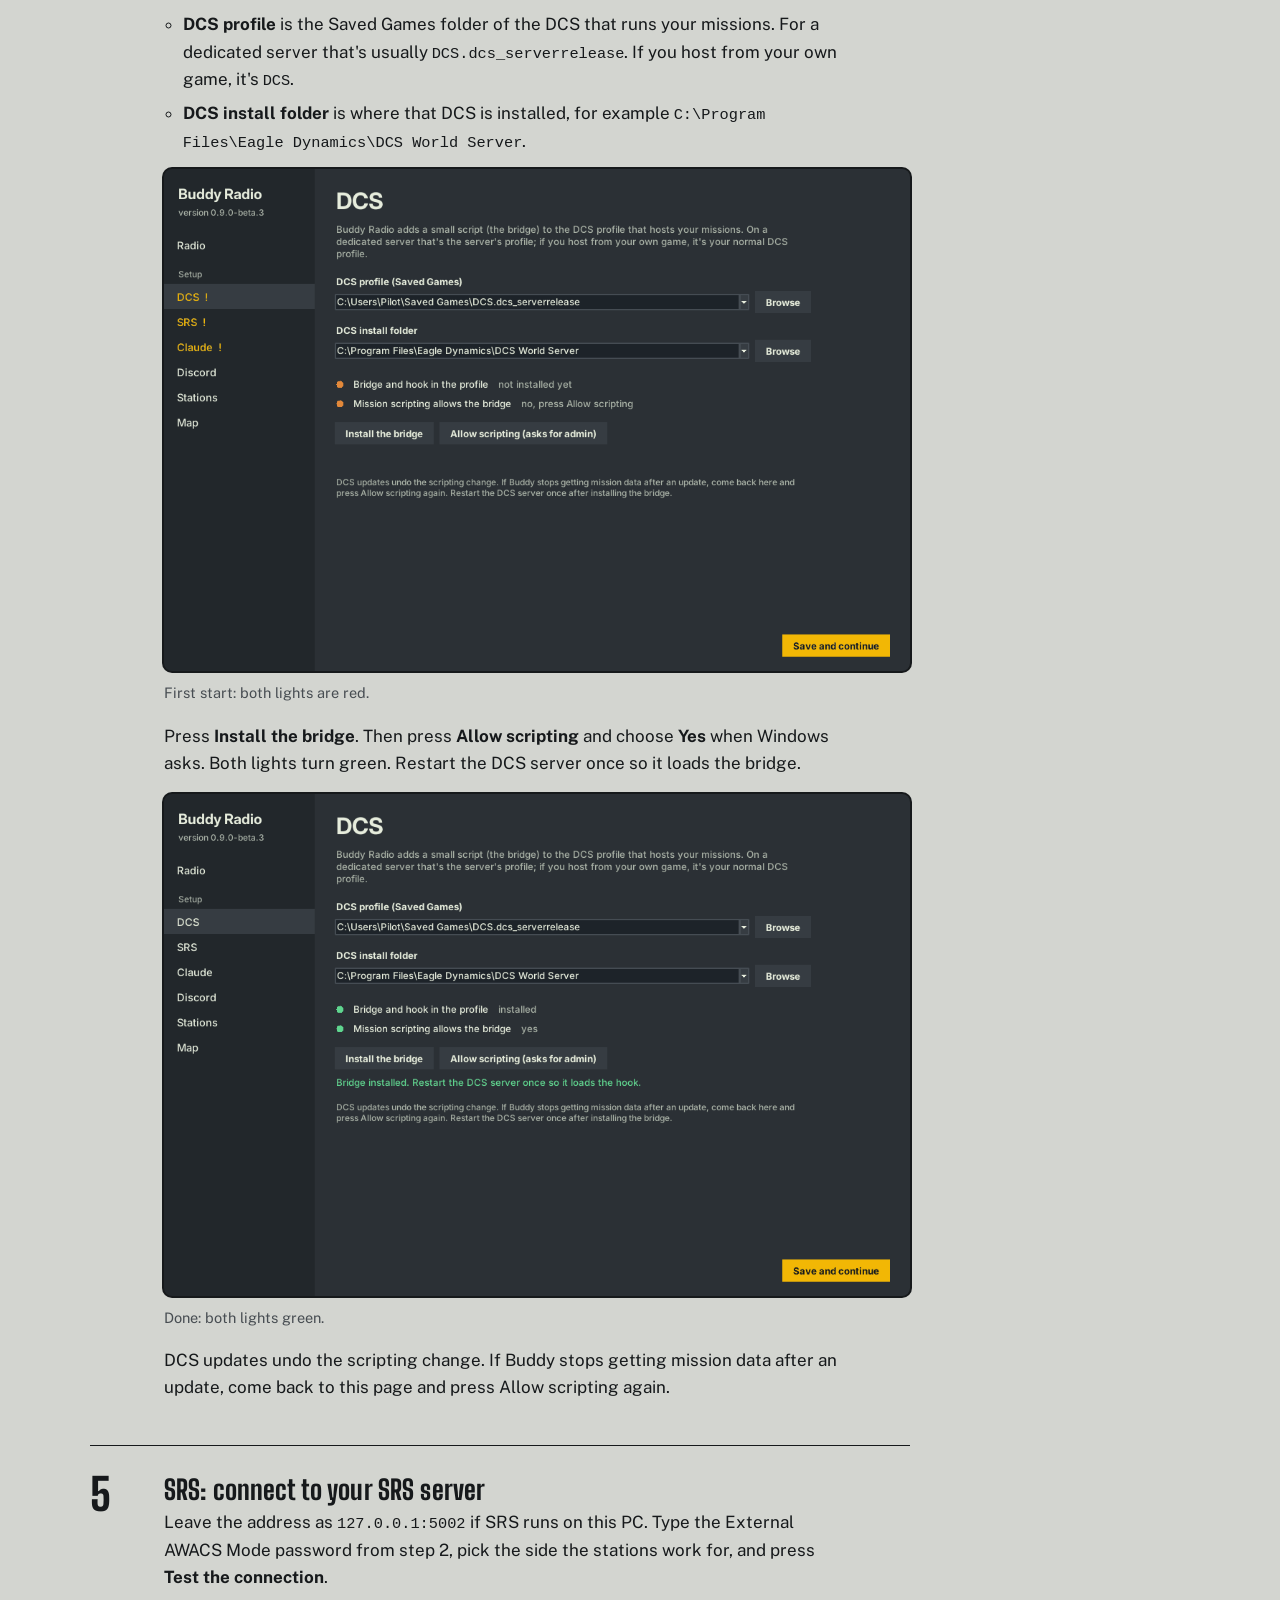
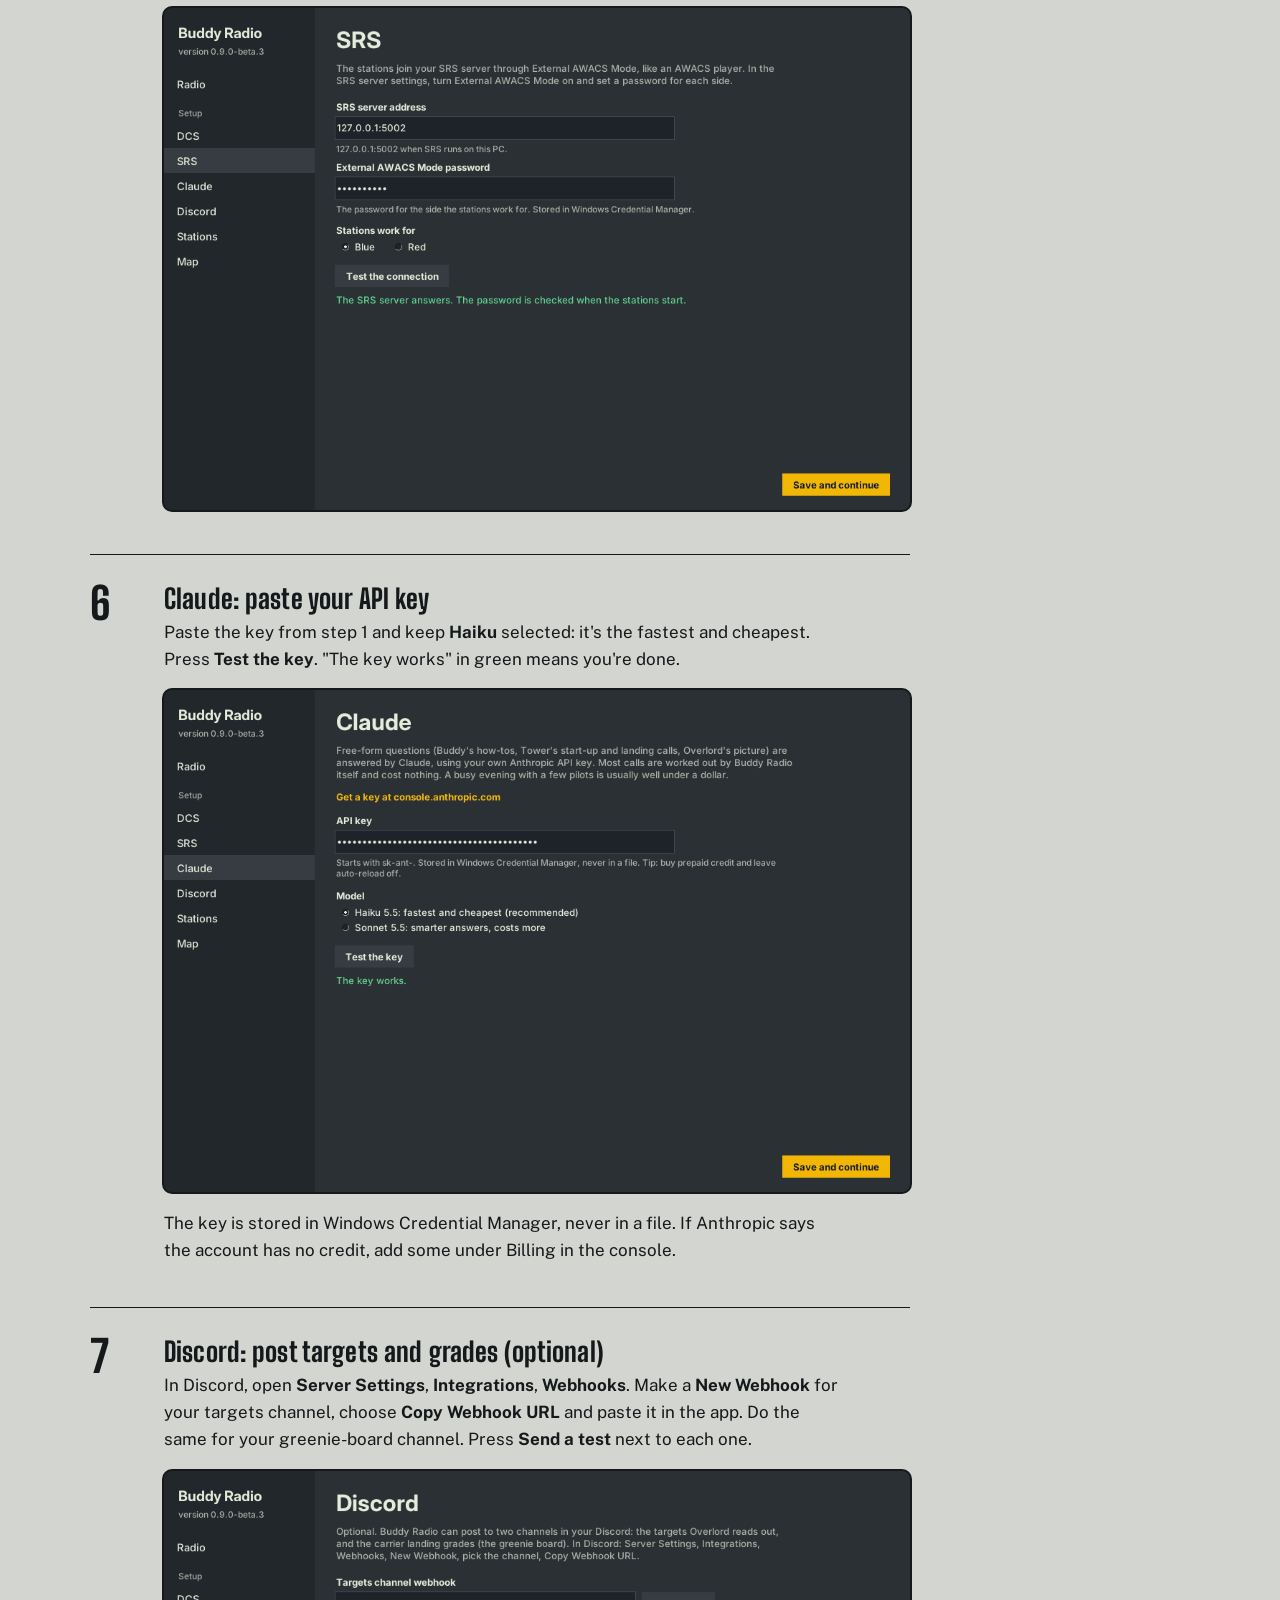
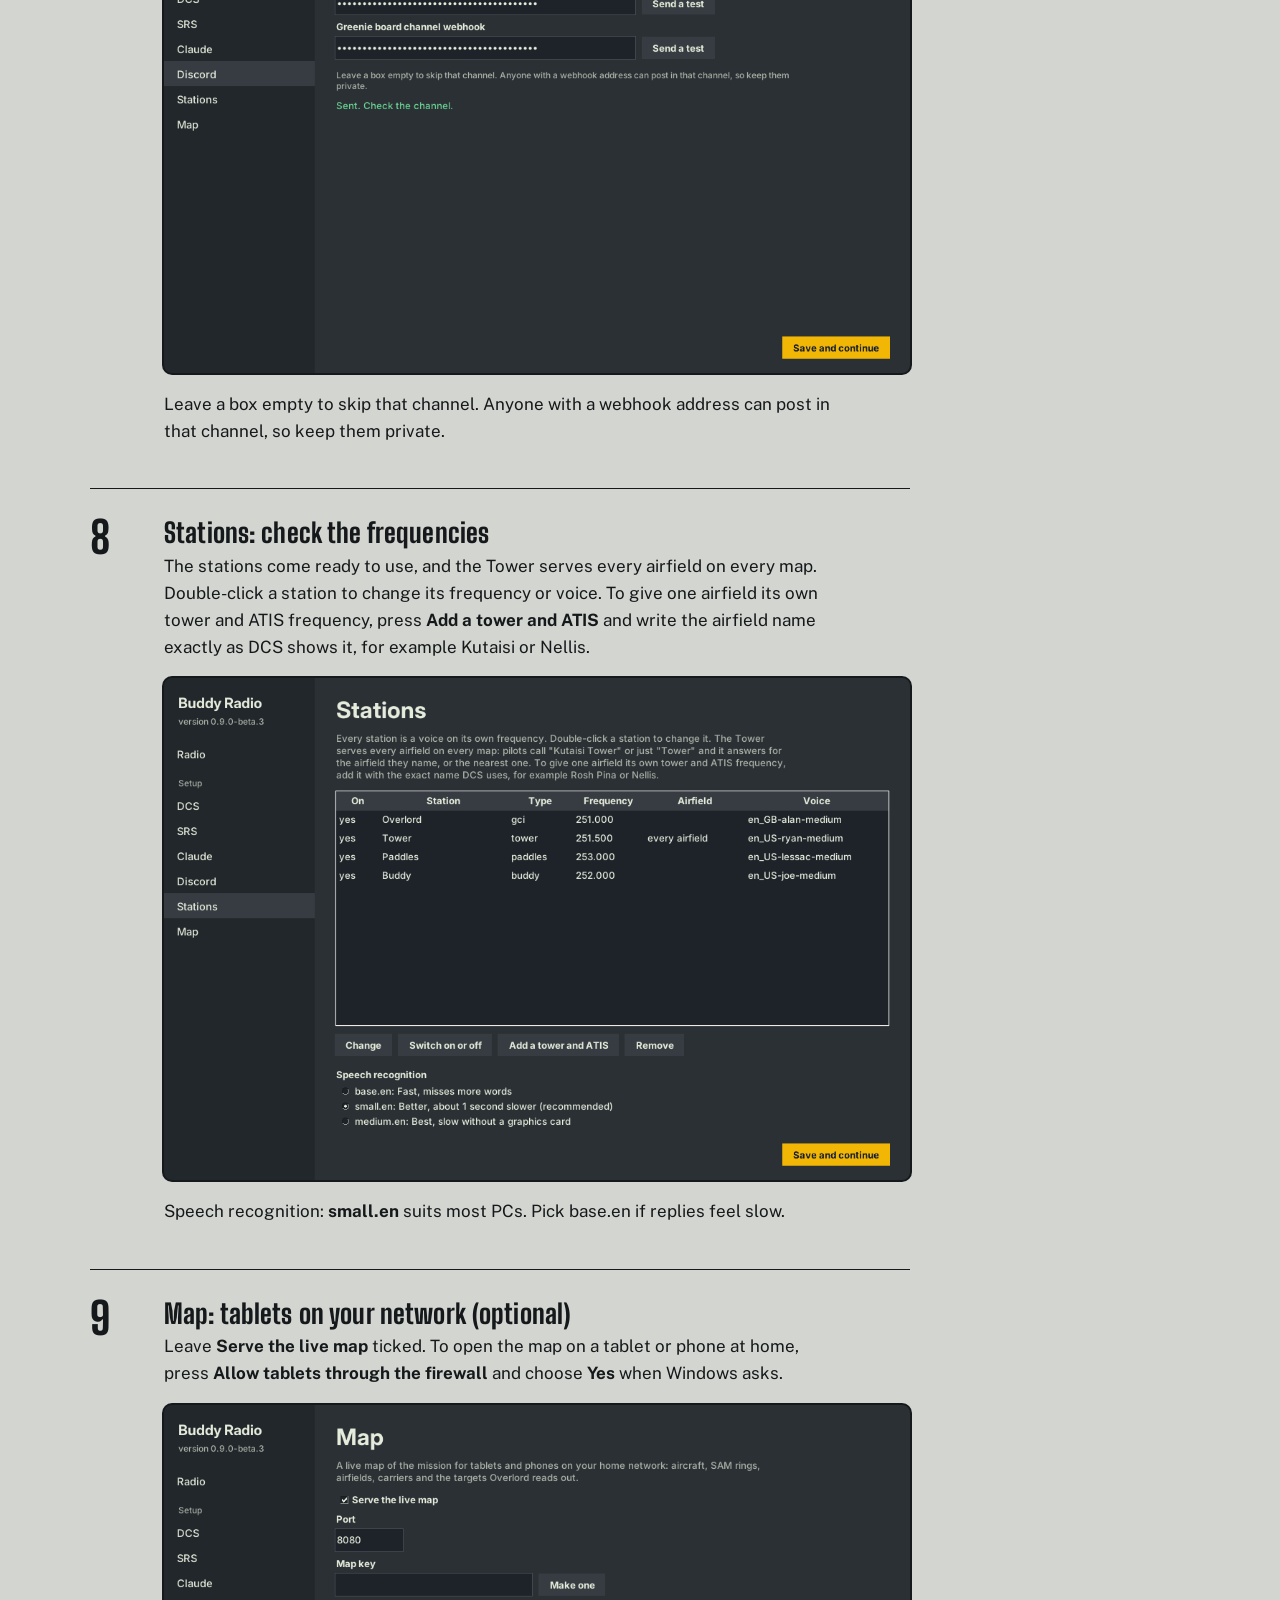
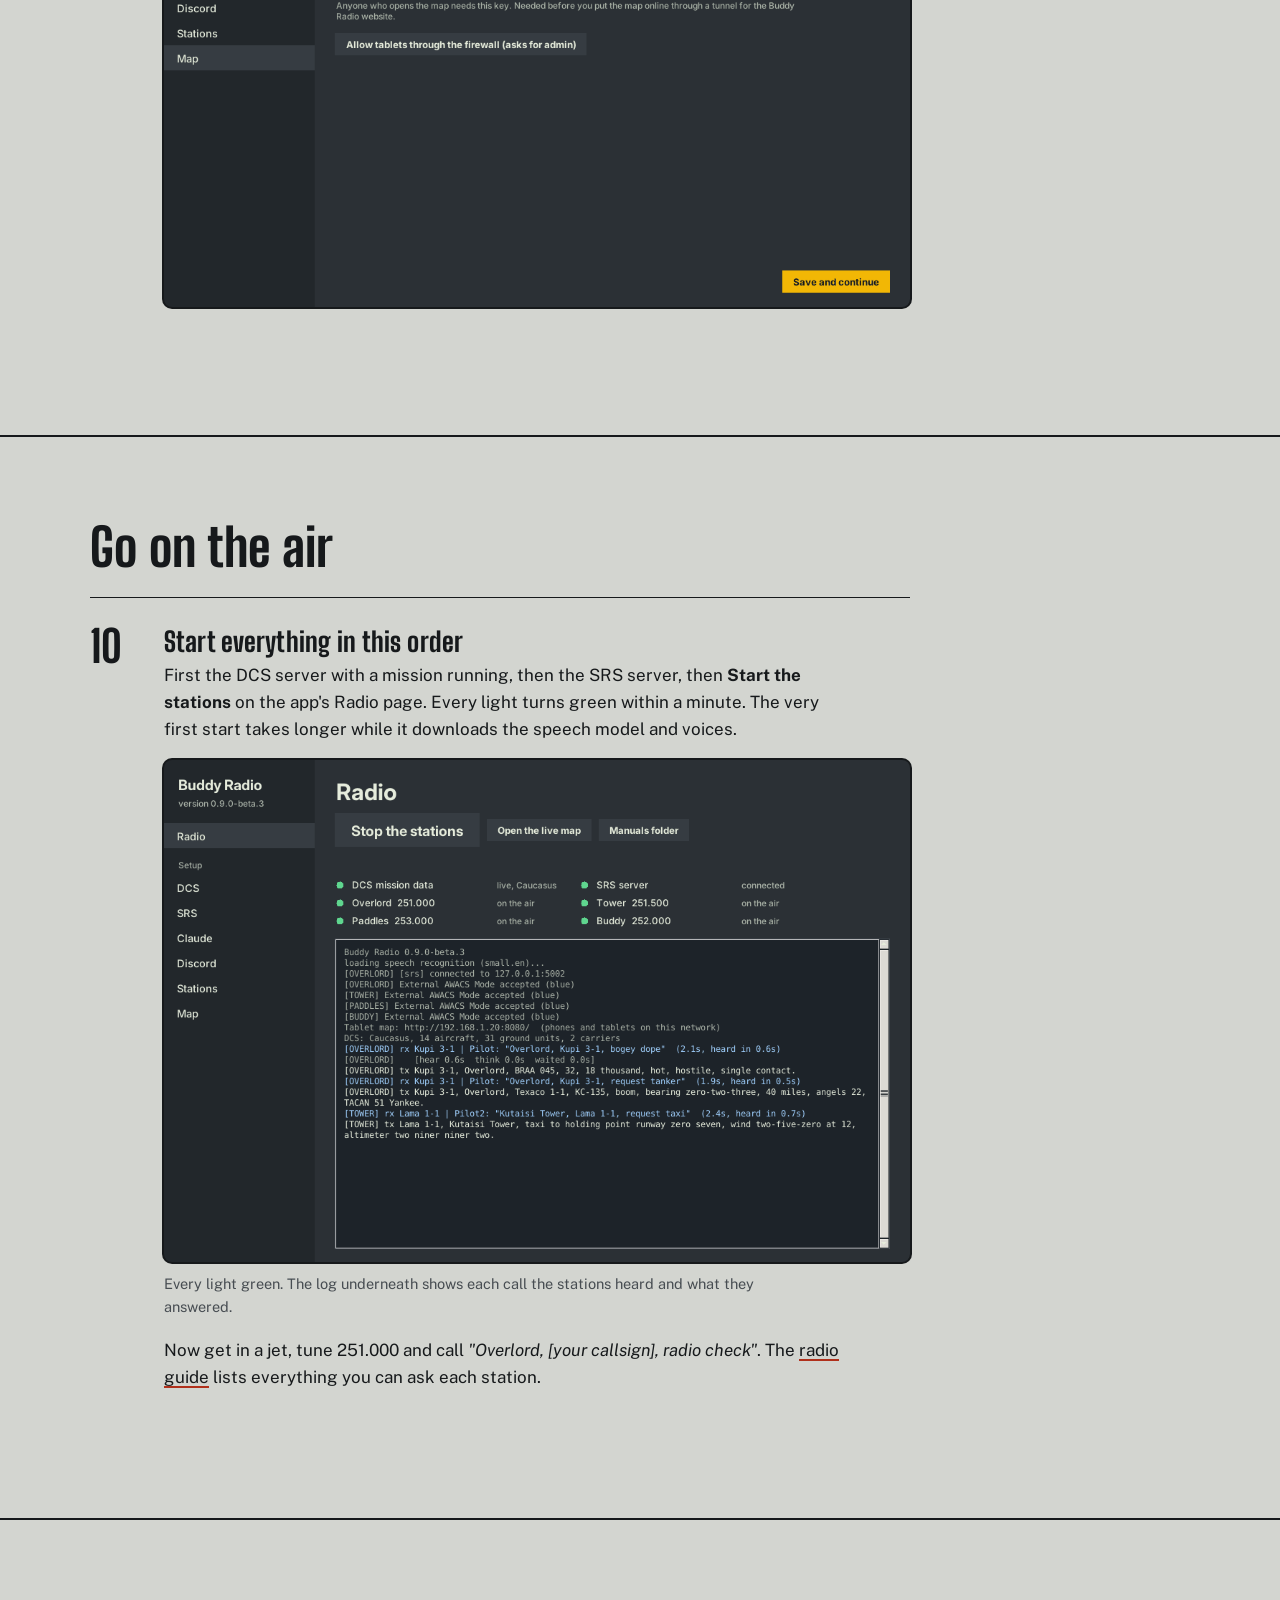
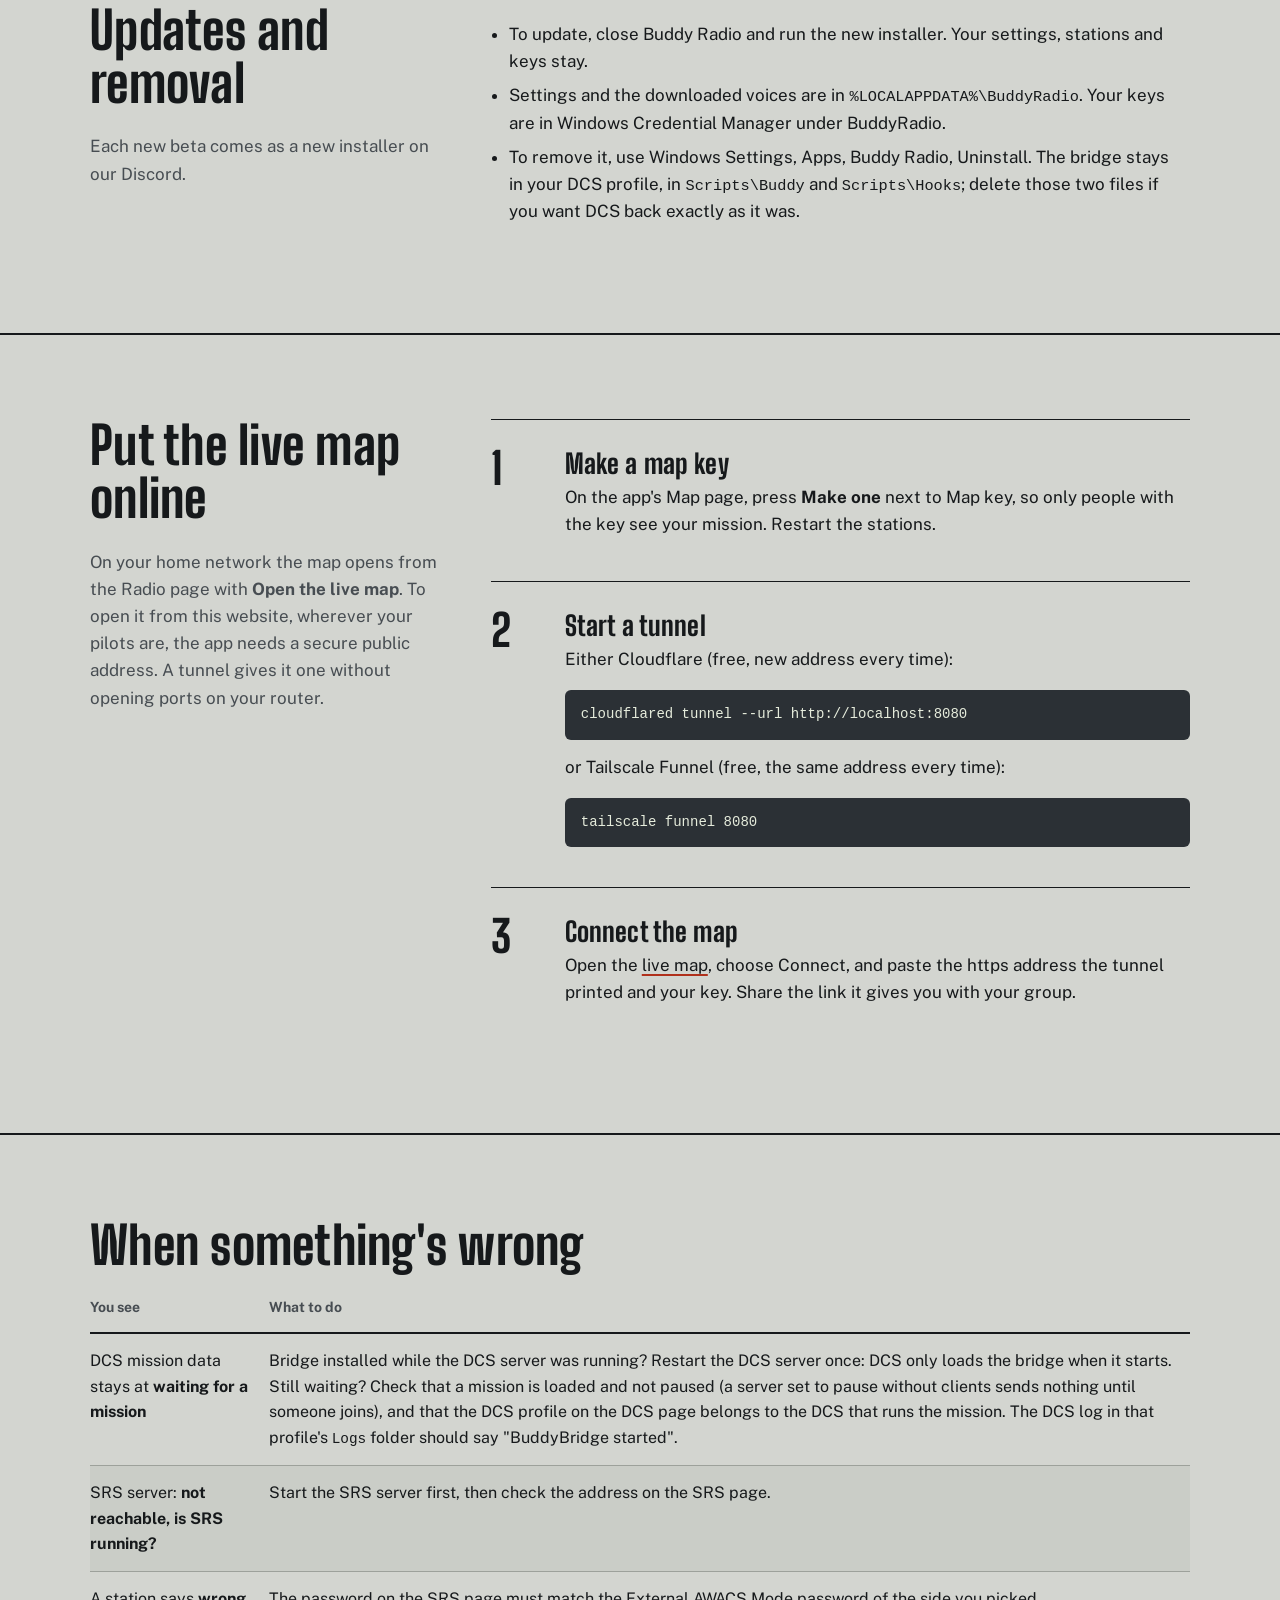
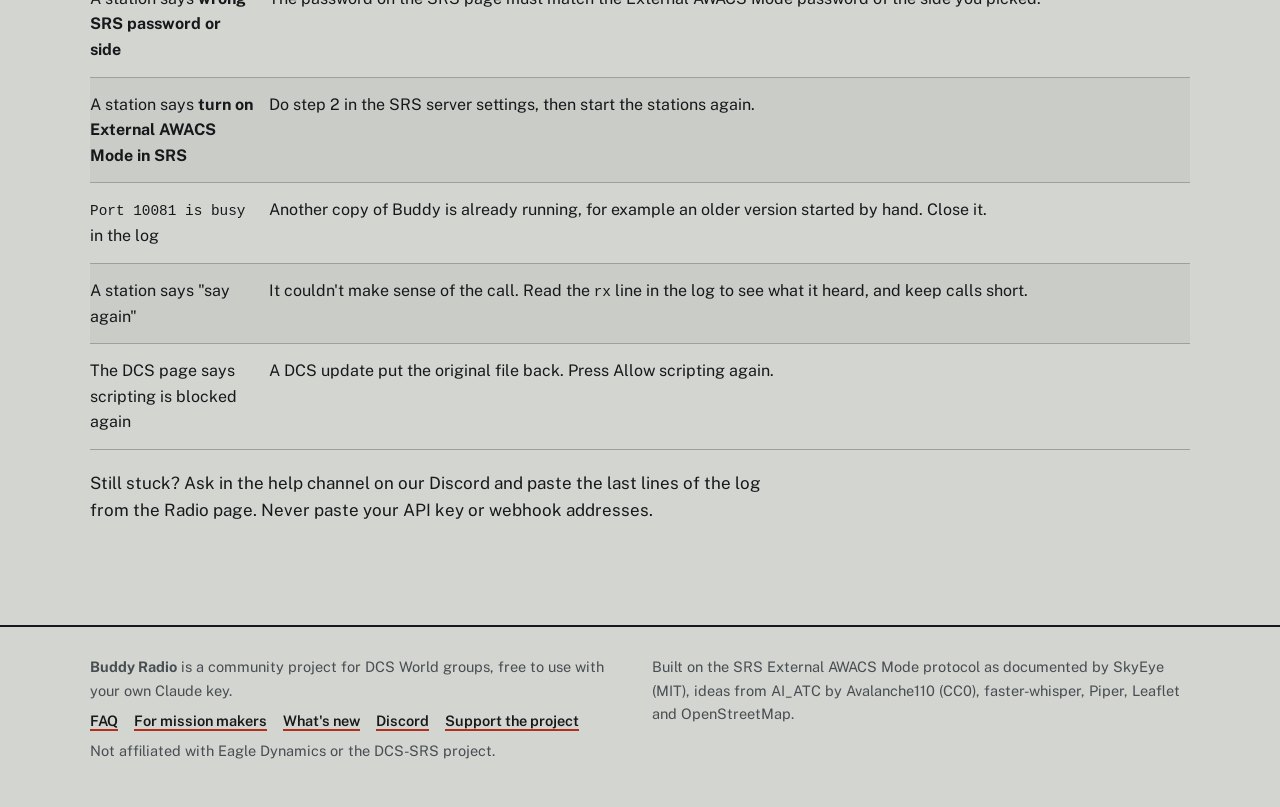
<file: setup.html>
<!doctype html>
<html lang="en">
<head>
<meta charset="utf-8">
<meta name="viewport" content="width=device-width, initial-scale=1">
<title>Setup: Buddy Radio</title>
<meta name="description" content="Install Buddy Radio on the PC that hosts your DCS World missions: what you need, the installer, and the first-time setup, step by step.">
<meta property="og:image" content="/assets/img/og.png">
<link rel="alternate" hreflang="en" href="/setup">
<link rel="alternate" hreflang="hu" href="/hu/setup">
<link rel="icon" href="/assets/img/favicon.svg" type="image/svg+xml">
<link rel="stylesheet" href="/assets/fonts.css">
<link rel="stylesheet" href="/assets/site.css">
</head>
<body>
<header class="site-head">
  <div class="wrap">
    <a class="brand" href="/"><svg viewBox="0 0 32 32" aria-hidden="true"><rect width="32" height="32" rx="5" fill="#2b3035"/><path d="M5 17h4l3-8 4 15 3-11 2 4h6" fill="none" stroke="#f2b705" stroke-width="2.6" stroke-linejoin="round" stroke-linecap="round"/></svg>Buddy Radio</a>
    <nav aria-label="Main">
      <a href="/">Home</a>
      <a href="/guide">Radio guide</a>
      <a href="/setup" aria-current="page">Setup</a>
      <a href="/faq">FAQ</a>
      <a href="/map">Live map</a>
      <a class="lang" href="/hu/setup" hreflang="hu" lang="hu">Magyar</a>
    </nav>
  </div>
</header>

<main>
  <div class="wrap" style="padding-top:clamp(32px,5vw,56px)">
    <h1 style="font-size:clamp(44px,6vw,72px);margin-bottom:.4em">Setup</h1>
    <p>Buddy Radio is a Windows app. Install it on the PC that hosts your missions, next to the DCS server and the SRS server. Pilots install nothing: they just tune their radios.</p>
    <div class="access">
      <div>
        <h2>Get the installer</h2>
        <p>Buddy Radio is in a closed beta. Join our Discord and ask for early access, and we'll send you the installer.</p>
      </div>
      <a class="btn primary" href="https://discord.gg/kqw8F5fNe6">Ask for early access</a>
    </div>
  </div>

  <section style="border-top:0;padding-top:28px">
    <div class="wrap split">
      <div>
        <h2>What you need</h2>
        <p>Check these before you install. Speech recognition runs on the processor whenever someone talks, so a stronger CPU means quicker replies.</p>
      </div>
      <dl class="facts">
        <div><dt>A Windows PC</dt><dd>Windows 10 or 11, 64-bit, the one that runs your DCS server or hosts your multiplayer missions. 16 GB of memory at least, 32 GB is comfortable with a big mission like Foothold.</dd></div>
        <div><dt>DCS World</dt><dd>The DCS World dedicated server, or DCS itself if you host from your own game.</dd></div>
        <div><dt>The SRS server</dt><dd>DCS-SRS with its server running on the same PC or your network. Pilots connect to it with the normal SRS client.</dd></div>
        <div><dt>A Claude API key</dt><dd>Your own key from console.anthropic.com with a few dollars of prepaid credit. A busy evening with five pilots costs well under a dollar. Step 1 shows how to get one.</dd></div>
        <div><dt>Disk and internet</dt><dd>About 2 GB free. The first start downloads the speech model and the voices, so it needs internet and takes a few minutes.</dd></div>
        <div><dt>Optional</dt><dd>A Discord server for target and greenie-board posts, and a tablet or phone for the live map.</dd></div>
      </dl>
    </div>
  </section>

  <section>
    <div class="wrap">
      <h2>Before you install</h2>
      <ol class="steps">
        <li>
          <h3>Get a Claude API key</h3>
          <p>Go to <a href="https://console.anthropic.com">console.anthropic.com</a> and make an account. Under <b>Billing</b>, buy a few dollars of credit and leave auto-reload off, so the credit you bought is the most you can ever spend. Then open <b>API Keys</b>, choose <b>Create Key</b> and copy it.</p>
          <p>The key is shown only once. Keep it in a password manager until the app asks for it, and never post it in Discord or a chat: anyone with the key spends your credit.</p>
        </li>
        <li>
          <h3>Turn on External AWACS Mode in SRS</h3>
          <p>In the SRS server's settings, switch <b>External AWACS Mode</b> on and set a password for each side. The Buddy stations join SRS this way, like an AWACS player. You'll type the blue password into the app in step 5.</p>
        </li>
      </ol>
    </div>
  </section>

  <section>
    <div class="wrap">
      <h2>Install the app</h2>
      <ol class="steps" style="counter-reset:step 2">
        <li>
          <h3>Run the installer</h3>
          <p>Double-click <code>BuddyRadio-Setup.exe</code>. Because the beta isn't signed with a certificate yet, Windows warns you first. Choose <b>More info</b>, then <b>Run anyway</b>.</p>
          <figure class="figure">
            <svg class="smartscreen" viewBox="0 0 760 270" role="img" aria-label="The Windows protected your PC warning: first choose More info, then Run anyway.">
              <g>
                <rect x="1" y="1" width="368" height="268" rx="6" fill="#1d5a8c"/>
                <text x="24" y="50" fill="#fff" font-size="22" font-weight="700">Windows protected your PC</text>
                <rect x="24" y="74" width="300" height="9" rx="4" fill="#ffffff55"/>
                <rect x="24" y="92" width="250" height="9" rx="4" fill="#ffffff55"/>
                <rect x="16" y="118" width="102" height="34" rx="4" fill="none" stroke="#f2b705" stroke-width="3"/>
                <text x="26" y="141" fill="#fff" font-size="16" text-decoration="underline">More info</text>
                <rect x="232" y="214" width="116" height="36" rx="3" fill="#ffffff22" stroke="#ffffff88"/>
                <text x="290" y="237" fill="#fff" font-size="15" text-anchor="middle">Don't run</text>
                <circle cx="134" cy="135" r="15" fill="#f2b705"/><text x="134" y="141" font-size="17" font-weight="800" text-anchor="middle" fill="#16191b">1</text>
              </g>
              <g transform="translate(390 0)">
                <rect x="1" y="1" width="368" height="268" rx="6" fill="#1d5a8c"/>
                <text x="24" y="50" fill="#fff" font-size="22" font-weight="700">Windows protected your PC</text>
                <rect x="24" y="74" width="300" height="9" rx="4" fill="#ffffff55"/>
                <text x="24" y="124" fill="#ffffffcc" font-size="14">App: BuddyRadio-Setup-0.9.0-beta.1.exe</text>
                <text x="24" y="146" fill="#ffffffcc" font-size="14">Publisher: Unknown publisher</text>
                <rect x="104" y="214" width="116" height="36" rx="3" fill="#ffffff22" stroke="#ffffff88"/>
                <text x="162" y="237" fill="#fff" font-size="15" text-anchor="middle">Run anyway</text>
                <rect x="98" y="208" width="128" height="48" rx="5" fill="none" stroke="#f2b705" stroke-width="3"/>
                <rect x="232" y="214" width="116" height="36" rx="3" fill="#ffffff22" stroke="#ffffff88"/>
                <text x="290" y="237" fill="#fff" font-size="15" text-anchor="middle">Don't run</text>
                <circle cx="80" cy="232" r="15" fill="#f2b705"/><text x="80" y="238" font-size="17" font-weight="800" text-anchor="middle" fill="#16191b">2</text>
              </g>
            </svg>
            <figcaption>A sketch of the warning. Only run the installer you got from us on Discord.</figcaption>
          </figure>
          <p>When Windows asks whether the app can make changes to your device, choose <b>Yes</b>. Then click through the installer: keep the suggested folder, tick the desktop shortcut if you want one, choose <b>Install</b>, and leave <b>Start Buddy Radio</b> ticked at the end.</p>
        </li>
      </ol>
    </div>
  </section>

  <section>
    <div class="wrap">
      <h2>First-time setup in the app</h2>
      <p style="max-width:var(--measure)">The first time it opens, the app walks you through its setup pages in order. A yellow <b>!</b> in the left column marks a page that still needs something. Press <b>Save and continue</b> at the bottom of each page to go to the next.</p>
      <ol class="steps" style="counter-reset:step 3">
        <li>
          <h3>DCS: install the bridge</h3>
          <p>The bridge is a small script that sends the mission's positions, airfields and weather to the app. Check both folders:</p>
          <ul class="plain">
            <li><b>DCS profile</b> is the Saved Games folder of the DCS that runs your missions. For a dedicated server that's usually <code>DCS.dcs_serverrelease</code>. If you host from your own game, it's <code>DCS</code>.</li>
            <li><b>DCS install folder</b> is where that DCS is installed, for example <code>C:\Program Files\Eagle Dynamics\DCS World Server</code>.</li>
          </ul>
          <figure class="figure"><a href="/assets/img/setup/app-first-start.png"><img class="shot" src="/assets/img/setup/app-first-start.png" width="1040" height="700" loading="lazy" alt="The DCS page on first start: both folders filled in, two red lights, and the Install the bridge and Allow scripting buttons."></a><figcaption>First start: both lights are red.</figcaption></figure>
          <p>Press <b>Install the bridge</b>. Then press <b>Allow scripting</b> and choose <b>Yes</b> when Windows asks. Both lights turn green. Restart the DCS server once so it loads the bridge.</p>
          <figure class="figure"><a href="/assets/img/setup/app-dcs.png"><img class="shot" src="/assets/img/setup/app-dcs.png" width="1040" height="700" loading="lazy" alt="The DCS page with both lights green: the bridge is installed and mission scripting allows it."></a><figcaption>Done: both lights green.</figcaption></figure>
          <p>DCS updates undo the scripting change. If Buddy stops getting mission data after an update, come back to this page and press Allow scripting again.</p>
        </li>
        <li>
          <h3>SRS: connect to your SRS server</h3>
          <p>Leave the address as <code>127.0.0.1:5002</code> if SRS runs on this PC. Type the External AWACS Mode password from step 2, pick the side the stations work for, and press <b>Test the connection</b>.</p>
          <figure class="figure"><a href="/assets/img/setup/app-srs.png"><img class="shot" src="/assets/img/setup/app-srs.png" width="1040" height="700" loading="lazy" alt="The SRS page: server address, the hidden password, Blue selected, and a green message saying the SRS server answers."></a></figure>
        </li>
        <li>
          <h3>Claude: paste your API key</h3>
          <p>Paste the key from step 1 and keep <b>Haiku</b> selected: it's the fastest and cheapest. Press <b>Test the key</b>. "The key works" in green means you're done.</p>
          <figure class="figure"><a href="/assets/img/setup/app-claude.png"><img class="shot" src="/assets/img/setup/app-claude.png" width="1040" height="700" loading="lazy" alt="The Claude page: the hidden API key, Haiku selected, and the green message The key works."></a></figure>
          <p>The key is stored in Windows Credential Manager, never in a file. If Anthropic says the account has no credit, add some under Billing in the console.</p>
        </li>
        <li>
          <h3>Discord: post targets and grades (optional)</h3>
          <p>In Discord, open <b>Server Settings</b>, <b>Integrations</b>, <b>Webhooks</b>. Make a <b>New Webhook</b> for your targets channel, choose <b>Copy Webhook URL</b> and paste it in the app. Do the same for your greenie-board channel. Press <b>Send a test</b> next to each one.</p>
          <figure class="figure"><a href="/assets/img/setup/app-discord.png"><img class="shot" src="/assets/img/setup/app-discord.png" width="1040" height="700" loading="lazy" alt="The Discord page: two hidden webhook addresses with Send a test buttons, and the green message Sent."></a></figure>
          <p>Leave a box empty to skip that channel. Anyone with a webhook address can post in that channel, so keep them private.</p>
        </li>
        <li>
          <h3>Stations: check the frequencies</h3>
          <p>The stations come ready to use, and the Tower serves every airfield on every map. Double-click a station to change its frequency or voice. To give one airfield its own tower and ATIS frequency, press <b>Add a tower and ATIS</b> and write the airfield name exactly as DCS shows it, for example Kutaisi or Nellis.</p>
          <figure class="figure"><a href="/assets/img/setup/app-stations.png"><img class="shot" src="/assets/img/setup/app-stations.png" width="1040" height="700" loading="lazy" alt="The Stations page: Overlord 251.000, Tower 251.500 for every airfield, Paddles 253.000 and Buddy 252.000, with the speech recognition choice below."></a></figure>
          <p>Speech recognition: <b>small.en</b> suits most PCs. Pick base.en if replies feel slow.</p>
        </li>
        <li>
          <h3>Map: tablets on your network (optional)</h3>
          <p>Leave <b>Serve the live map</b> ticked. To open the map on a tablet or phone at home, press <b>Allow tablets through the firewall</b> and choose <b>Yes</b> when Windows asks.</p>
          <figure class="figure"><a href="/assets/img/setup/app-map.png"><img class="shot" src="/assets/img/setup/app-map.png" width="1040" height="700" loading="lazy" alt="The Map page: Serve the live map ticked, port 8080, the map key field with a Make one button, and the firewall button."></a></figure>
        </li>
      </ol>
    </div>
  </section>

  <section>
    <div class="wrap">
      <h2>Go on the air</h2>
      <ol class="steps" style="counter-reset:step 9">
        <li>
          <h3>Start everything in this order</h3>
          <p>First the DCS server with a mission running, then the SRS server, then <b>Start the stations</b> on the app's Radio page. Every light turns green within a minute. The very first start takes longer while it downloads the speech model and voices.</p>
          <figure class="figure"><a href="/assets/img/setup/app-radio.png"><img class="shot" src="/assets/img/setup/app-radio.png" width="1040" height="700" loading="lazy" alt="The Radio page with every light green: DCS mission data live, SRS connected, and each station on the air, above the log of calls and replies."></a><figcaption>Every light green. The log underneath shows each call the stations heard and what they answered.</figcaption></figure>
          <p>Now get in a jet, tune 251.000 and call <i>"Overlord, [your callsign], radio check"</i>. The <a href="/guide">radio guide</a> lists everything you can ask each station.</p>
        </li>
      </ol>
    </div>
  </section>

  <section>
    <div class="wrap split">
      <div>
        <h2>Updates and removal</h2>
        <p>Each new beta comes as a new installer on our Discord.</p>
      </div>
      <ul class="plain">
        <li>To update, close Buddy Radio and run the new installer. Your settings, stations and keys stay.</li>
        <li>Settings and the downloaded voices are in <code>%LOCALAPPDATA%\BuddyRadio</code>. Your keys are in Windows Credential Manager under BuddyRadio.</li>
        <li>To remove it, use Windows Settings, Apps, Buddy Radio, Uninstall. The bridge stays in your DCS profile, in <code>Scripts\Buddy</code> and <code>Scripts\Hooks</code>; delete those two files if you want DCS back exactly as it was.</li>
      </ul>
    </div>
  </section>

  <section id="live-map">
    <div class="wrap split">
      <div>
        <h2>Put the live map online</h2>
        <p>On your home network the map opens from the Radio page with <b>Open the live map</b>. To open it from this website, wherever your pilots are, the app needs a secure public address. A tunnel gives it one without opening ports on your router.</p>
      </div>
      <div>
        <ol class="steps" style="max-width:none">
          <li>
            <h3>Make a map key</h3>
            <p>On the app's Map page, press <b>Make one</b> next to Map key, so only people with the key see your mission. Restart the stations.</p>
          </li>
          <li>
            <h3>Start a tunnel</h3>
            <p>Either Cloudflare (free, new address every time):</p>
<pre>cloudflared tunnel --url http://localhost:8080</pre>
            <p>or Tailscale Funnel (free, the same address every time):</p>
<pre>tailscale funnel 8080</pre>
          </li>
          <li>
            <h3>Connect the map</h3>
            <p>Open the <a href="/map">live map</a>, choose Connect, and paste the https address the tunnel printed and your key. Share the link it gives you with your group.</p>
          </li>
        </ol>
      </div>
    </div>
  </section>

  <section>
    <div class="wrap">
      <h2>When something's wrong</h2>
      <div class="table-scroll">
      <table class="comm">
        <thead><tr><th scope="col">You see</th><th scope="col">What to do</th></tr></thead>
        <tbody>
          <tr><td>DCS mission data stays at <b>waiting for a mission</b></td><td>Bridge installed while the DCS server was running? Restart the DCS server once: DCS only loads the bridge when it starts. Still waiting? Check that a mission is loaded and not paused (a server set to pause without clients sends nothing until someone joins), and that the DCS profile on the DCS page belongs to the DCS that runs the mission. The DCS log in that profile's <code>Logs</code> folder should say "BuddyBridge started".</td></tr>
          <tr><td>SRS server: <b>not reachable, is SRS running?</b></td><td>Start the SRS server first, then check the address on the SRS page.</td></tr>
          <tr><td>A station says <b>wrong SRS password or side</b></td><td>The password on the SRS page must match the External AWACS Mode password of the side you picked.</td></tr>
          <tr><td>A station says <b>turn on External AWACS Mode in SRS</b></td><td>Do step 2 in the SRS server settings, then start the stations again.</td></tr>
          <tr><td><code>Port 10081 is busy</code> in the log</td><td>Another copy of Buddy is already running, for example an older version started by hand. Close it.</td></tr>
          <tr><td>A station says "say again"</td><td>It couldn't make sense of the call. Read the <code>rx</code> line in the log to see what it heard, and keep calls short.</td></tr>
          <tr><td>The DCS page says scripting is blocked again</td><td>A DCS update put the original file back. Press Allow scripting again.</td></tr>
        </tbody>
      </table>
      </div>
      <p style="margin-top:20px">Still stuck? Ask in the help channel on our Discord and paste the last lines of the log from the Radio page. Never paste your API key or webhook addresses.</p>
    </div>
  </section>
</main>

<footer class="site-foot">
  <div class="wrap">
    <div>
      <p><b>Buddy Radio</b> is a community project for DCS World groups, free to use with your own Claude key.</p>
      <p class="foot-links"><a href="/faq">FAQ</a> <a href="/missions">For mission makers</a> <a href="/changes">What's new</a> <a href="https://discord.gg/kqw8F5fNe6">Discord</a> <a href="/#support">Support the project</a></p>
      <p>Not affiliated with Eagle Dynamics or the DCS-SRS project.</p>
    </div>
    <div>
      <p>Built on the SRS External AWACS Mode protocol as documented by SkyEye (MIT), ideas from AI_ATC by Avalanche110 (CC0), faster-whisper, Piper, Leaflet and OpenStreetMap.</p>
    </div>
  </div>
</footer>
</body>
</html>
</file>
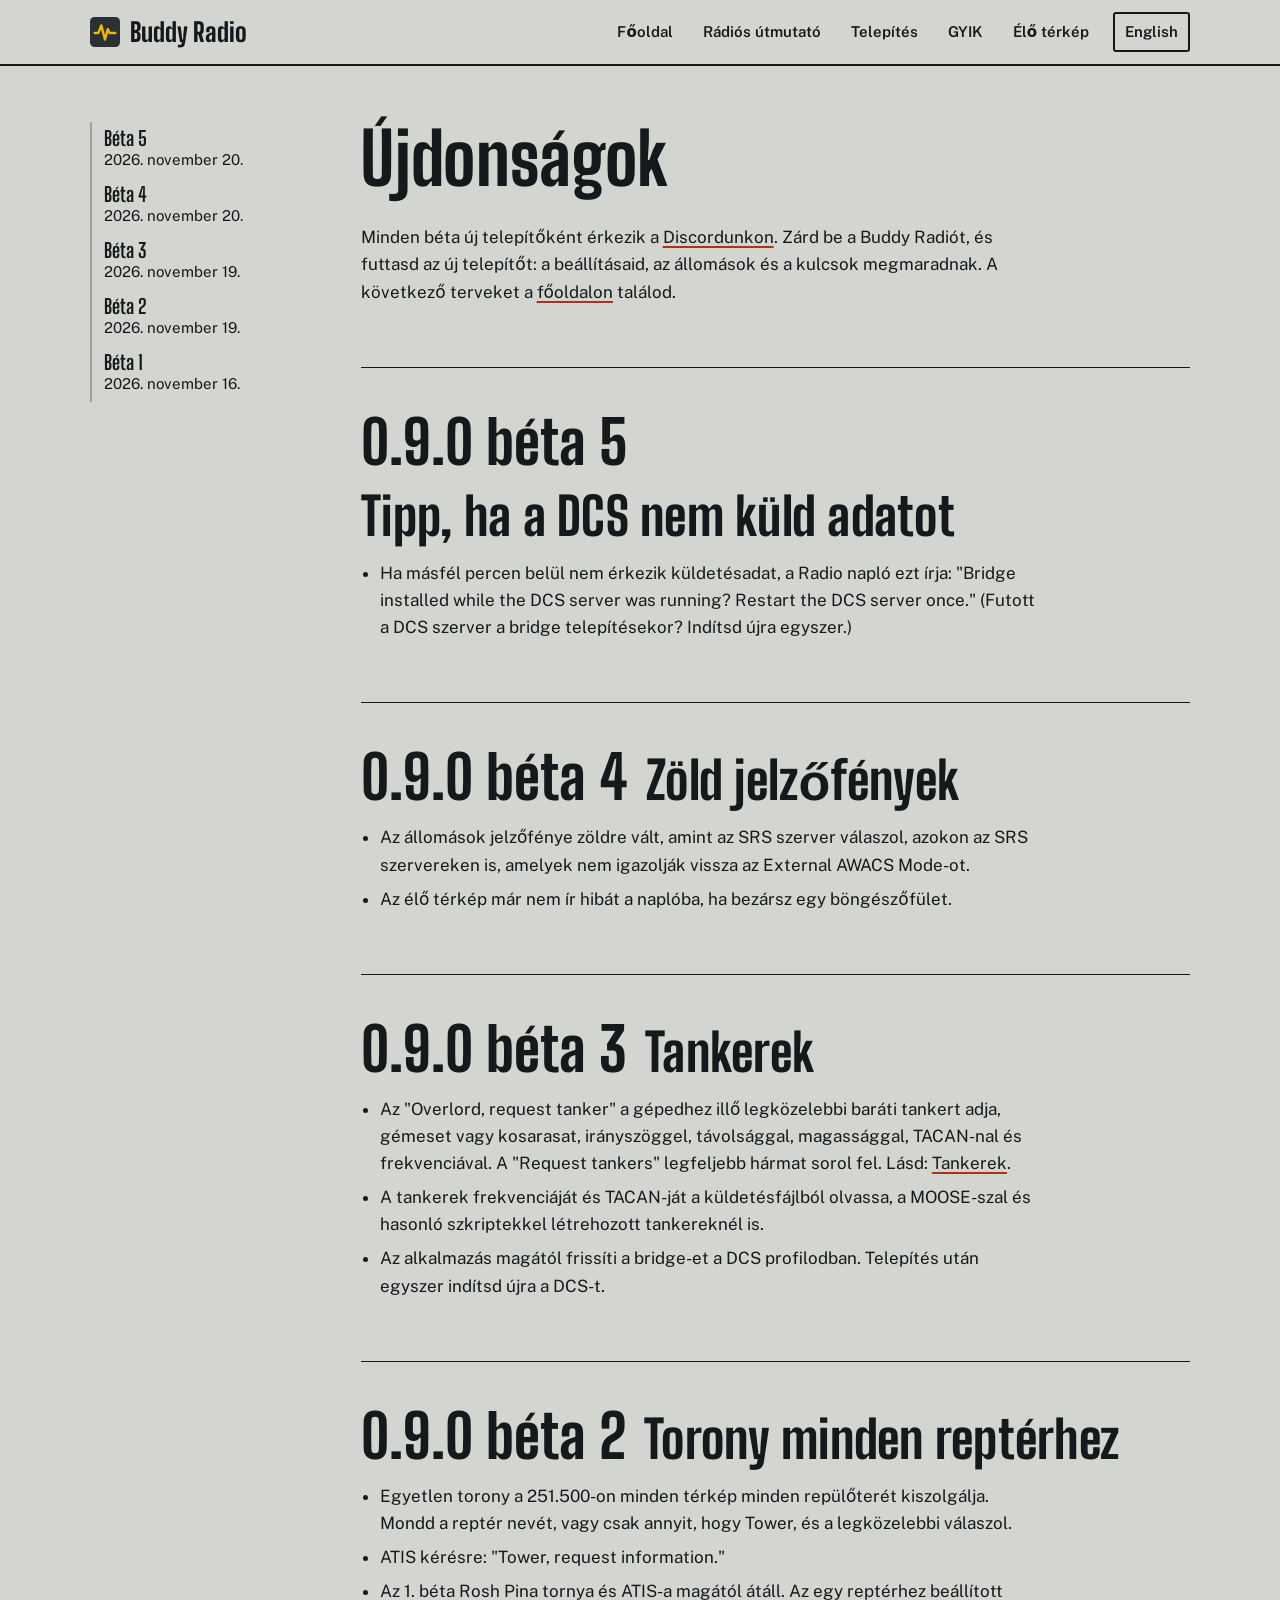
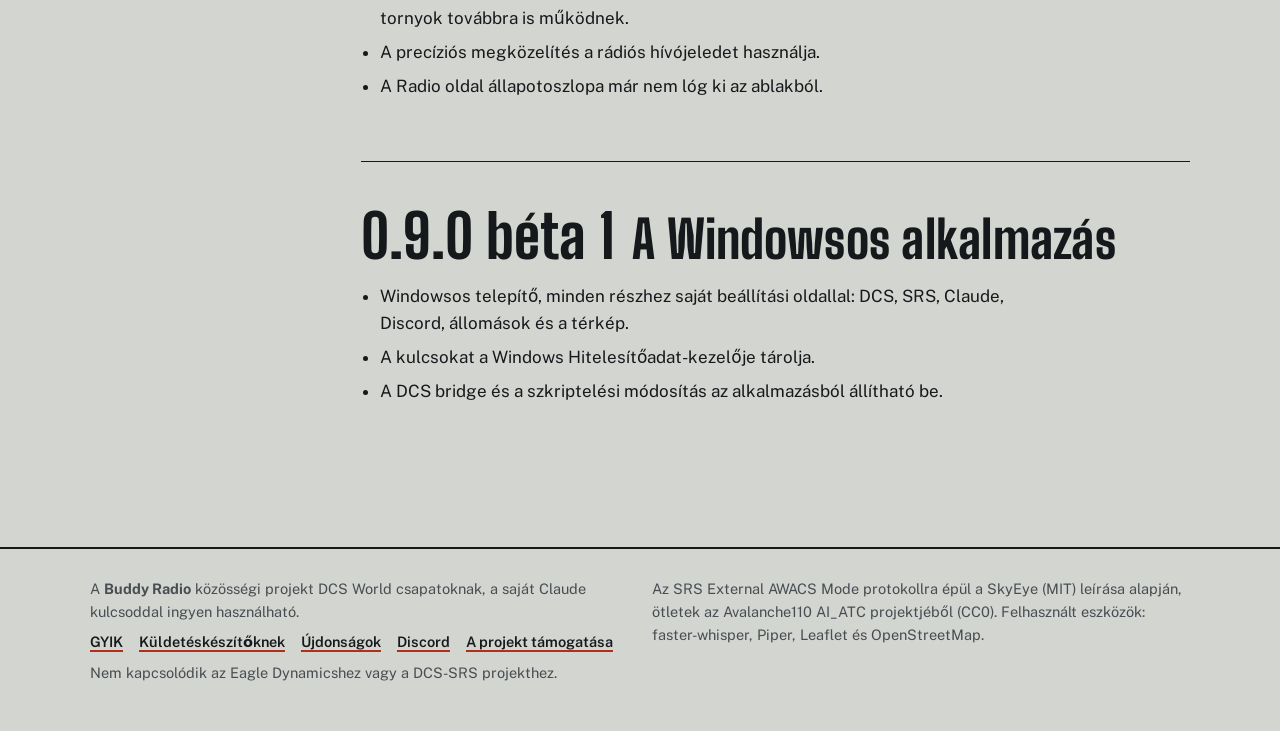
<file: hu/changes.html>
<!doctype html>
<html lang="hu">
<head>
<meta charset="utf-8">
<meta name="viewport" content="width=device-width, initial-scale=1">
<title>Újdonságok: Buddy Radio</title>
<meta name="description" content="Mi változott az egyes Buddy Radio bétákban.">
<meta property="og:image" content="/assets/img/og.png">
<link rel="alternate" hreflang="en" href="/changes">
<link rel="alternate" hreflang="hu" href="/hu/changes">
<link rel="icon" href="/assets/img/favicon.svg" type="image/svg+xml">
<link rel="stylesheet" href="/assets/fonts.css">
<link rel="stylesheet" href="/assets/site.css">
</head>
<body>
<header class="site-head">
  <div class="wrap">
    <a class="brand" href="/hu/"><svg viewBox="0 0 32 32" aria-hidden="true"><rect width="32" height="32" rx="5" fill="#2b3035"/><path d="M5 17h4l3-8 4 15 3-11 2 4h6" fill="none" stroke="#f2b705" stroke-width="2.6" stroke-linejoin="round" stroke-linecap="round"/></svg>Buddy Radio</a>
    <nav aria-label="Fő navigáció">
      <a href="/hu/">Főoldal</a>
      <a href="/hu/guide">Rádiós útmutató</a>
      <a href="/hu/setup">Telepítés</a>
      <a href="/hu/faq">GYIK</a>
      <a href="/hu/map">Élő térkép</a>
      <a class="lang" href="/changes" hreflang="en" lang="en">English</a>
    </nav>
  </div>
</header>

<main class="wrap doc">
  <nav class="toc" aria-label="Verziók">
    <a href="#beta5"><span class="f">Béta 5</span>2026. november 20.</a>
    <a href="#beta4"><span class="f">Béta 4</span>2026. november 20.</a>
    <a href="#beta3"><span class="f">Béta 3</span>2026. november 19.</a>
    <a href="#beta2"><span class="f">Béta 2</span>2026. november 19.</a>
    <a href="#beta1"><span class="f">Béta 1</span>2026. november 16.</a>
  </nav>

  <article>
    <section id="top">
      <h1 style="font-size:clamp(44px,6vw,72px);margin-bottom:.4em">Újdonságok</h1>
      <p>Minden béta új telepítőként érkezik a <a href="https://discord.gg/kqw8F5fNe6">Discordunkon</a>. Zárd be a Buddy Radiót, és futtasd az új telepítőt: a beállításaid, az állomások és a kulcsok megmaradnak. A következő terveket a <a href="/hu/#next">főoldalon</a> találod.</p>
    </section>

    <section id="beta5">
      <div class="station-head"><span class="f">0.9.0 béta 5</span><h2>Tipp, ha a DCS nem küld adatot</h2></div>
      <ul class="plain">
        <li>Ha másfél percen belül nem érkezik küldetésadat, a Radio napló ezt írja: "Bridge installed while the DCS server was running? Restart the DCS server once." (Futott a DCS szerver a bridge telepítésekor? Indítsd újra egyszer.)</li>
      </ul>
    </section>

    <section id="beta4">
      <div class="station-head"><span class="f">0.9.0 béta 4</span><h2>Zöld jelzőfények</h2></div>
      <ul class="plain">
        <li>Az állomások jelzőfénye zöldre vált, amint az SRS szerver válaszol, azokon az SRS szervereken is, amelyek nem igazolják vissza az External AWACS Mode-ot.</li>
        <li>Az élő térkép már nem ír hibát a naplóba, ha bezársz egy böngészőfület.</li>
      </ul>
    </section>

    <section id="beta3">
      <div class="station-head"><span class="f">0.9.0 béta 3</span><h2>Tankerek</h2></div>
      <ul class="plain">
        <li>Az "Overlord, request tanker" a gépedhez illő legközelebbi baráti tankert adja, gémeset vagy kosarasat, irányszöggel, távolsággal, magassággal, TACAN-nal és frekvenciával. A "Request tankers" legfeljebb hármat sorol fel. Lásd: <a href="/hu/guide#tankers">Tankerek</a>.</li>
        <li>A tankerek frekvenciáját és TACAN-ját a küldetésfájlból olvassa, a MOOSE-szal és hasonló szkriptekkel létrehozott tankereknél is.</li>
        <li>Az alkalmazás magától frissíti a bridge-et a DCS profilodban. Telepítés után egyszer indítsd újra a DCS-t.</li>
      </ul>
    </section>

    <section id="beta2">
      <div class="station-head"><span class="f">0.9.0 béta 2</span><h2>Torony minden reptérhez</h2></div>
      <ul class="plain">
        <li>Egyetlen torony a 251.500-on minden térkép minden repülőterét kiszolgálja. Mondd a reptér nevét, vagy csak annyit, hogy Tower, és a legközelebbi válaszol.</li>
        <li>ATIS kérésre: "Tower, request information."</li>
        <li>Az 1. béta Rosh Pina tornya és ATIS-a magától átáll. Az egy reptérhez beállított tornyok továbbra is működnek.</li>
        <li>A precíziós megközelítés a rádiós hívójeledet használja.</li>
        <li>A Radio oldal állapotoszlopa már nem lóg ki az ablakból.</li>
      </ul>
    </section>

    <section id="beta1">
      <div class="station-head"><span class="f">0.9.0 béta 1</span><h2>A Windowsos alkalmazás</h2></div>
      <ul class="plain">
        <li>Windowsos telepítő, minden részhez saját beállítási oldallal: DCS, SRS, Claude, Discord, állomások és a térkép.</li>
        <li>A kulcsokat a Windows Hitelesítőadat-kezelője tárolja.</li>
        <li>A DCS bridge és a szkriptelési módosítás az alkalmazásból állítható be.</li>
      </ul>
    </section>
  </article>
</main>

<footer class="site-foot">
  <div class="wrap">
    <div>
      <p>A <b>Buddy Radio</b> közösségi projekt DCS World csapatoknak, a saját Claude kulcsoddal ingyen használható.</p>
      <p class="foot-links"><a href="/hu/faq">GYIK</a> <a href="/hu/missions">Küldetéskészítőknek</a> <a href="/hu/changes">Újdonságok</a> <a href="https://discord.gg/kqw8F5fNe6">Discord</a> <a href="/hu/#support">A projekt támogatása</a></p>
      <p>Nem kapcsolódik az Eagle Dynamicshez vagy a DCS-SRS projekthez.</p>
    </div>
    <div>
      <p>Az SRS External AWACS Mode protokollra épül a SkyEye (MIT) leírása alapján, ötletek az Avalanche110 AI_ATC projektjéből (CC0). Felhasznált eszközök: faster-whisper, Piper, Leaflet és OpenStreetMap.</p>
    </div>
  </div>
</footer>
</body>
</html>
</file>
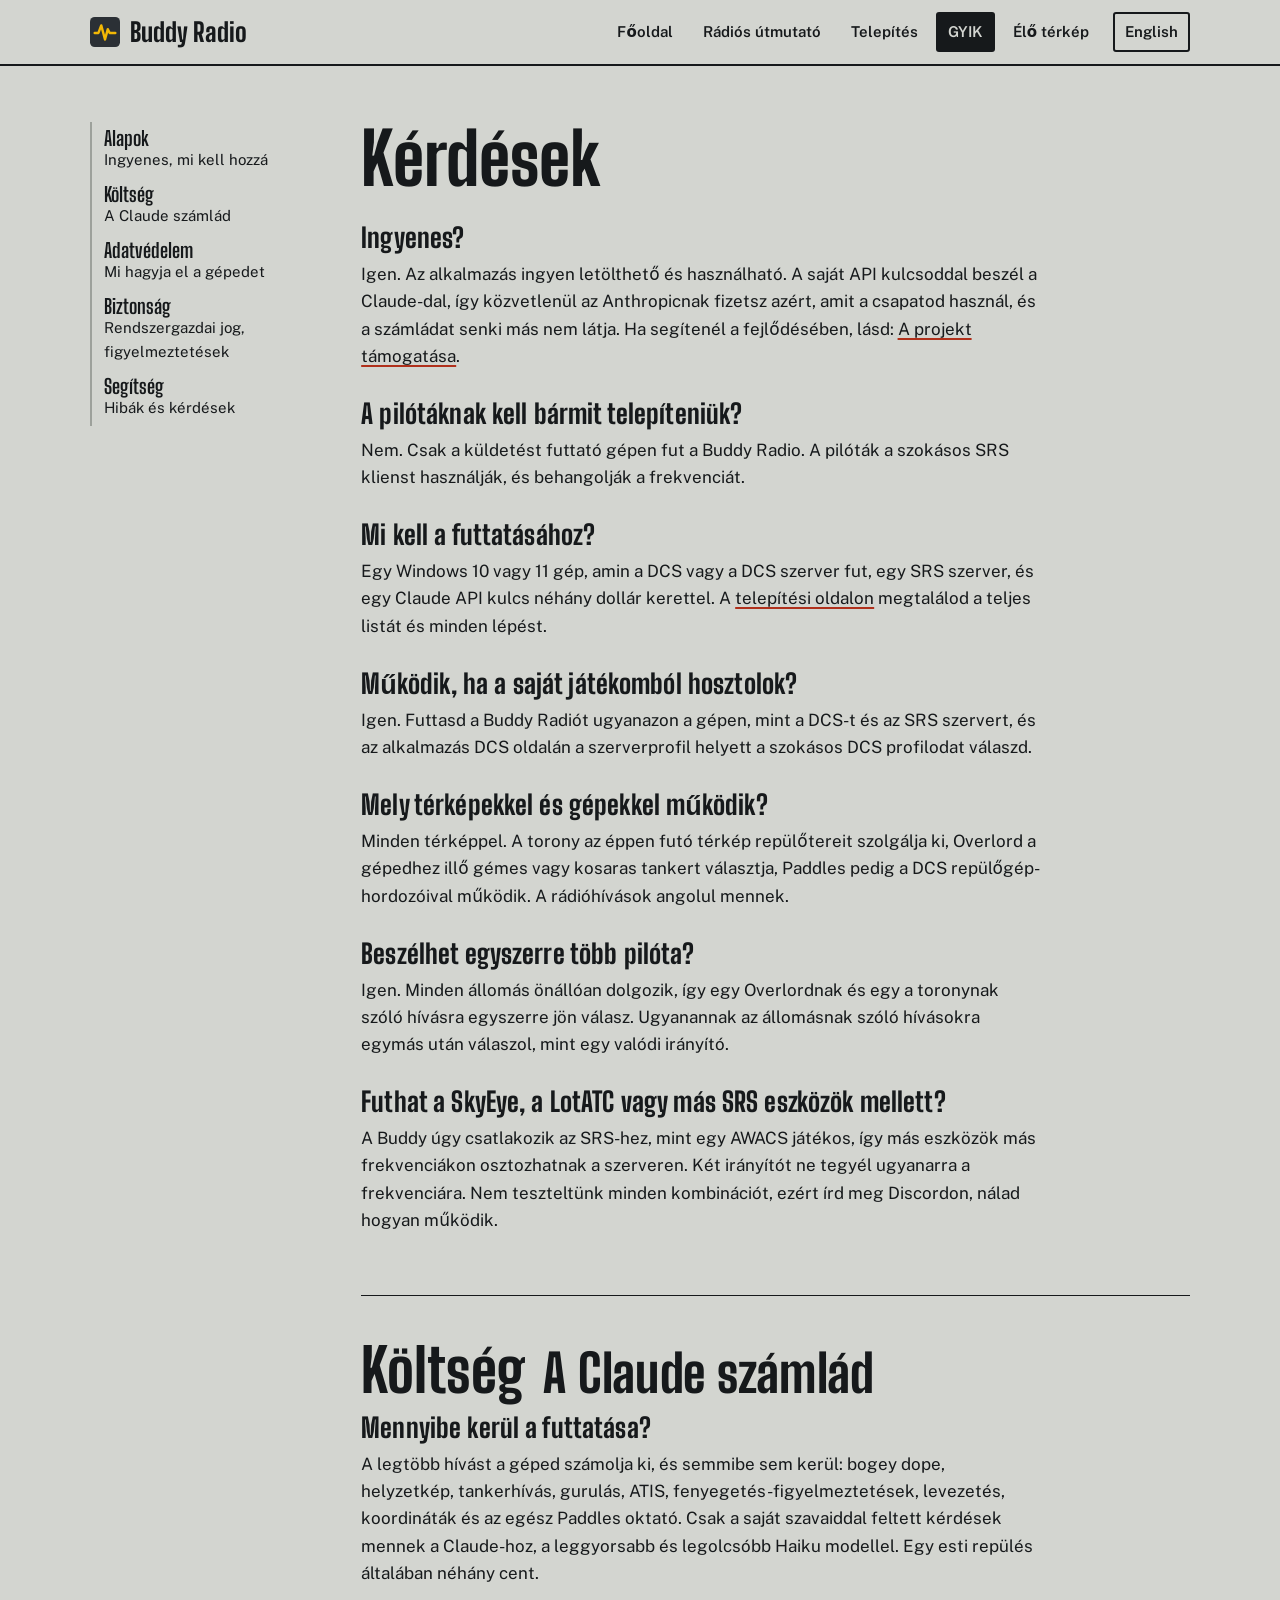
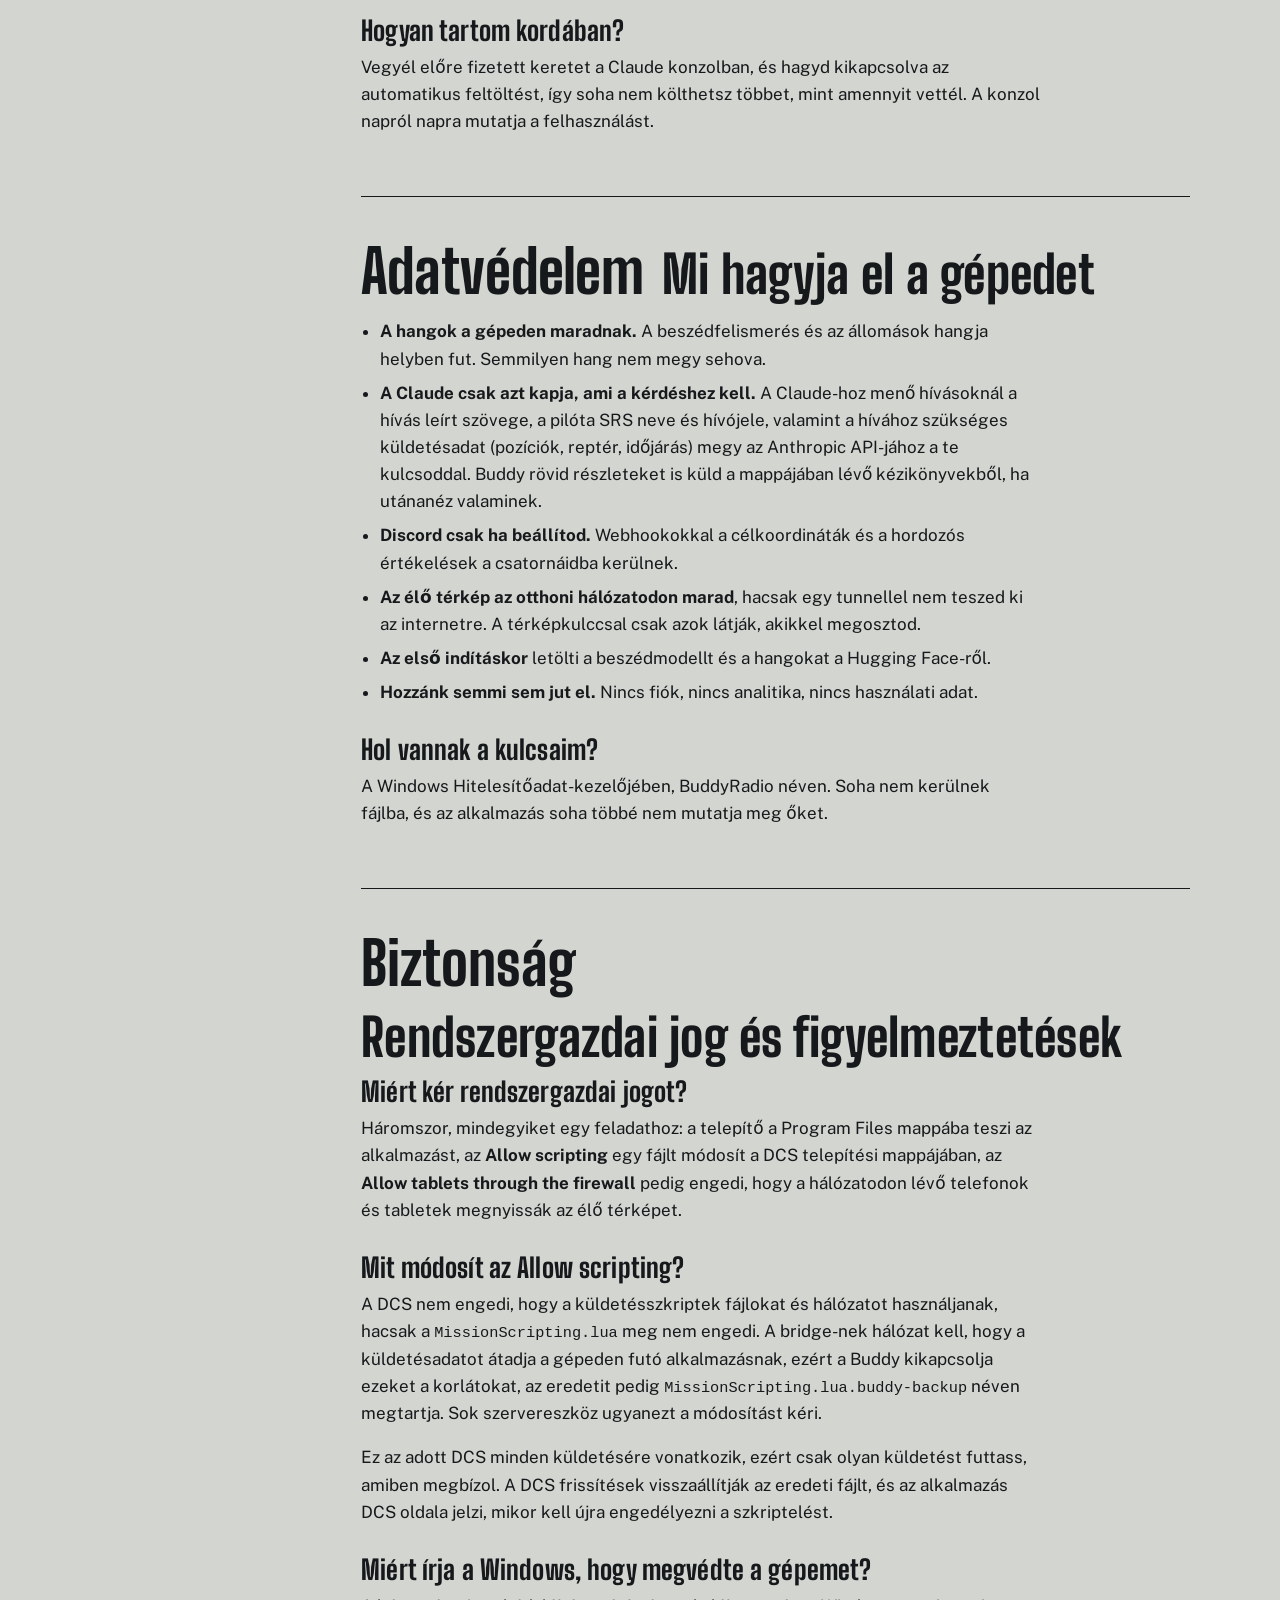
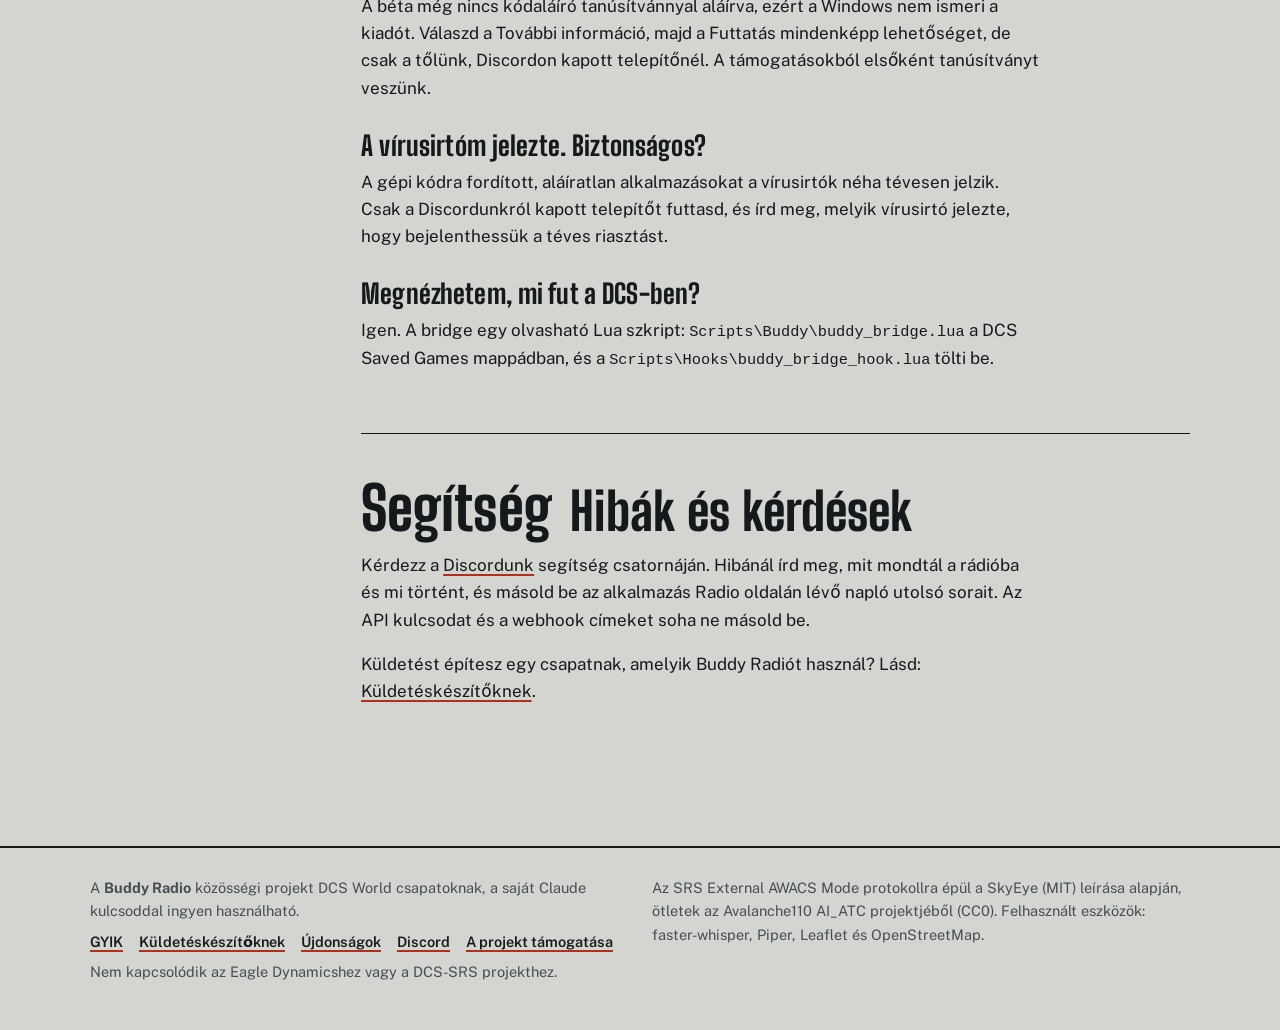
<file: hu/faq.html>
<!doctype html>
<html lang="hu">
<head>
<meta charset="utf-8">
<meta name="viewport" content="width=device-width, initial-scale=1">
<title>GYIK: Buddy Radio</title>
<meta name="description" content="Kérdések a Buddy Radióról: mennyibe kerül, mi hagyja el a gépedet, miért kér rendszergazdai jogot, és hol kapsz segítséget.">
<meta property="og:image" content="/assets/img/og.png">
<link rel="alternate" hreflang="en" href="/faq">
<link rel="alternate" hreflang="hu" href="/hu/faq">
<link rel="icon" href="/assets/img/favicon.svg" type="image/svg+xml">
<link rel="stylesheet" href="/assets/fonts.css">
<link rel="stylesheet" href="/assets/site.css">
</head>
<body>
<header class="site-head">
  <div class="wrap">
    <a class="brand" href="/hu/"><svg viewBox="0 0 32 32" aria-hidden="true"><rect width="32" height="32" rx="5" fill="#2b3035"/><path d="M5 17h4l3-8 4 15 3-11 2 4h6" fill="none" stroke="#f2b705" stroke-width="2.6" stroke-linejoin="round" stroke-linecap="round"/></svg>Buddy Radio</a>
    <nav aria-label="Fő navigáció">
      <a href="/hu/">Főoldal</a>
      <a href="/hu/guide">Rádiós útmutató</a>
      <a href="/hu/setup">Telepítés</a>
      <a href="/hu/faq" aria-current="page">GYIK</a>
      <a href="/hu/map">Élő térkép</a>
      <a class="lang" href="/faq" hreflang="en" lang="en">English</a>
    </nav>
  </div>
</header>

<main class="wrap doc">
  <nav class="toc" aria-label="Témák">
    <a href="#basics"><span class="f">Alapok</span>Ingyenes, mi kell hozzá</a>
    <a href="#costs"><span class="f">Költség</span>A Claude számlád</a>
    <a href="#privacy"><span class="f">Adatvédelem</span>Mi hagyja el a gépedet</a>
    <a href="#safety"><span class="f">Biztonság</span>Rendszergazdai jog, figyelmeztetések</a>
    <a href="#help"><span class="f">Segítség</span>Hibák és kérdések</a>
  </nav>

  <article>
    <section id="basics">
      <h1 style="font-size:clamp(44px,6vw,72px);margin-bottom:.4em">Kérdések</h1>
      <h3>Ingyenes?</h3>
      <p>Igen. Az alkalmazás ingyen letölthető és használható. A saját API kulcsoddal beszél a Claude-dal, így közvetlenül az Anthropicnak fizetsz azért, amit a csapatod használ, és a számládat senki más nem látja. Ha segítenél a fejlődésében, lásd: <a href="/hu/#support">A projekt támogatása</a>.</p>
      <h3>A pilótáknak kell bármit telepíteniük?</h3>
      <p>Nem. Csak a küldetést futtató gépen fut a Buddy Radio. A pilóták a szokásos SRS klienst használják, és behangolják a frekvenciát.</p>
      <h3>Mi kell a futtatásához?</h3>
      <p>Egy Windows 10 vagy 11 gép, amin a DCS vagy a DCS szerver fut, egy SRS szerver, és egy Claude API kulcs néhány dollár kerettel. A <a href="/hu/setup">telepítési oldalon</a> megtalálod a teljes listát és minden lépést.</p>
      <h3>Működik, ha a saját játékomból hosztolok?</h3>
      <p>Igen. Futtasd a Buddy Radiót ugyanazon a gépen, mint a DCS-t és az SRS szervert, és az alkalmazás DCS oldalán a szerverprofil helyett a szokásos DCS profilodat válaszd.</p>
      <h3>Mely térképekkel és gépekkel működik?</h3>
      <p>Minden térképpel. A torony az éppen futó térkép repülőtereit szolgálja ki, Overlord a gépedhez illő gémes vagy kosaras tankert választja, Paddles pedig a DCS repülőgép-hordozóival működik. A rádióhívások angolul mennek.</p>
      <h3>Beszélhet egyszerre több pilóta?</h3>
      <p>Igen. Minden állomás önállóan dolgozik, így egy Overlordnak és egy a toronynak szóló hívásra egyszerre jön válasz. Ugyanannak az állomásnak szóló hívásokra egymás után válaszol, mint egy valódi irányító.</p>
      <h3>Futhat a SkyEye, a LotATC vagy más SRS eszközök mellett?</h3>
      <p>A Buddy úgy csatlakozik az SRS-hez, mint egy AWACS játékos, így más eszközök más frekvenciákon osztozhatnak a szerveren. Két irányítót ne tegyél ugyanarra a frekvenciára. Nem teszteltünk minden kombinációt, ezért írd meg Discordon, nálad hogyan működik.</p>
    </section>

    <section id="costs">
      <div class="station-head"><span class="f">Költség</span><h2>A Claude számlád</h2></div>
      <h3>Mennyibe kerül a futtatása?</h3>
      <p>A legtöbb hívást a géped számolja ki, és semmibe sem kerül: bogey dope, helyzetkép, tankerhívás, gurulás, ATIS, fenyegetés-figyelmeztetések, levezetés, koordináták és az egész Paddles oktató. Csak a saját szavaiddal feltett kérdések mennek a Claude-hoz, a leggyorsabb és legolcsóbb Haiku modellel. Egy esti repülés általában néhány cent.</p>
      <h3>Hogyan tartom kordában?</h3>
      <p>Vegyél előre fizetett keretet a Claude konzolban, és hagyd kikapcsolva az automatikus feltöltést, így soha nem költhetsz többet, mint amennyit vettél. A konzol napról napra mutatja a felhasználást.</p>
    </section>

    <section id="privacy">
      <div class="station-head"><span class="f">Adatvédelem</span><h2>Mi hagyja el a gépedet</h2></div>
      <ul class="plain">
        <li><b>A hangok a gépeden maradnak.</b> A beszédfelismerés és az állomások hangja helyben fut. Semmilyen hang nem megy sehova.</li>
        <li><b>A Claude csak azt kapja, ami a kérdéshez kell.</b> A Claude-hoz menő hívásoknál a hívás leírt szövege, a pilóta SRS neve és hívójele, valamint a hívához szükséges küldetésadat (pozíciók, reptér, időjárás) megy az Anthropic API-jához a te kulcsoddal. Buddy rövid részleteket is küld a mappájában lévő kézikönyvekből, ha utánanéz valaminek.</li>
        <li><b>Discord csak ha beállítod.</b> Webhookokkal a célkoordináták és a hordozós értékelések a csatornáidba kerülnek.</li>
        <li><b>Az élő térkép az otthoni hálózatodon marad</b>, hacsak egy tunnellel nem teszed ki az internetre. A térképkulccsal csak azok látják, akikkel megosztod.</li>
        <li><b>Az első indításkor</b> letölti a beszédmodellt és a hangokat a Hugging Face-ről.</li>
        <li><b>Hozzánk semmi sem jut el.</b> Nincs fiók, nincs analitika, nincs használati adat.</li>
      </ul>
      <h3>Hol vannak a kulcsaim?</h3>
      <p>A Windows Hitelesítőadat-kezelőjében, BuddyRadio néven. Soha nem kerülnek fájlba, és az alkalmazás soha többé nem mutatja meg őket.</p>
    </section>

    <section id="safety">
      <div class="station-head"><span class="f">Biztonság</span><h2>Rendszergazdai jog és figyelmeztetések</h2></div>
      <h3>Miért kér rendszergazdai jogot?</h3>
      <p>Háromszor, mindegyiket egy feladathoz: a telepítő a Program Files mappába teszi az alkalmazást, az <b>Allow scripting</b> egy fájlt módosít a DCS telepítési mappájában, az <b>Allow tablets through the firewall</b> pedig engedi, hogy a hálózatodon lévő telefonok és tabletek megnyissák az élő térképet.</p>
      <h3>Mit módosít az Allow scripting?</h3>
      <p>A DCS nem engedi, hogy a küldetésszkriptek fájlokat és hálózatot használjanak, hacsak a <code>MissionScripting.lua</code> meg nem engedi. A bridge-nek hálózat kell, hogy a küldetésadatot átadja a gépeden futó alkalmazásnak, ezért a Buddy kikapcsolja ezeket a korlátokat, az eredetit pedig <code>MissionScripting.lua.buddy-backup</code> néven megtartja. Sok szervereszköz ugyanezt a módosítást kéri.</p>
      <p>Ez az adott DCS minden küldetésére vonatkozik, ezért csak olyan küldetést futtass, amiben megbízol. A DCS frissítések visszaállítják az eredeti fájlt, és az alkalmazás DCS oldala jelzi, mikor kell újra engedélyezni a szkriptelést.</p>
      <h3>Miért írja a Windows, hogy megvédte a gépemet?</h3>
      <p>A béta még nincs kódaláíró tanúsítvánnyal aláírva, ezért a Windows nem ismeri a kiadót. Válaszd a További információ, majd a Futtatás mindenképp lehetőséget, de csak a tőlünk, Discordon kapott telepítőnél. A támogatásokból elsőként tanúsítványt veszünk.</p>
      <h3>A vírusirtóm jelezte. Biztonságos?</h3>
      <p>A gépi kódra fordított, aláíratlan alkalmazásokat a vírusirtók néha tévesen jelzik. Csak a Discordunkról kapott telepítőt futtasd, és írd meg, melyik vírusirtó jelezte, hogy bejelenthessük a téves riasztást.</p>
      <h3>Megnézhetem, mi fut a DCS-ben?</h3>
      <p>Igen. A bridge egy olvasható Lua szkript: <code>Scripts\Buddy\buddy_bridge.lua</code> a DCS Saved Games mappádban, és a <code>Scripts\Hooks\buddy_bridge_hook.lua</code> tölti be.</p>
    </section>

    <section id="help">
      <div class="station-head"><span class="f">Segítség</span><h2>Hibák és kérdések</h2></div>
      <p>Kérdezz a <a href="https://discord.gg/kqw8F5fNe6">Discordunk</a> segítség csatornáján. Hibánál írd meg, mit mondtál a rádióba és mi történt, és másold be az alkalmazás Radio oldalán lévő napló utolsó sorait. Az API kulcsodat és a webhook címeket soha ne másold be.</p>
      <p>Küldetést építesz egy csapatnak, amelyik Buddy Radiót használ? Lásd: <a href="/hu/missions">Küldetéskészítőknek</a>.</p>
    </section>
  </article>
</main>

<footer class="site-foot">
  <div class="wrap">
    <div>
      <p>A <b>Buddy Radio</b> közösségi projekt DCS World csapatoknak, a saját Claude kulcsoddal ingyen használható.</p>
      <p class="foot-links"><a href="/hu/faq">GYIK</a> <a href="/hu/missions">Küldetéskészítőknek</a> <a href="/hu/changes">Újdonságok</a> <a href="https://discord.gg/kqw8F5fNe6">Discord</a> <a href="/hu/#support">A projekt támogatása</a></p>
      <p>Nem kapcsolódik az Eagle Dynamicshez vagy a DCS-SRS projekthez.</p>
    </div>
    <div>
      <p>Az SRS External AWACS Mode protokollra épül a SkyEye (MIT) leírása alapján, ötletek az Avalanche110 AI_ATC projektjéből (CC0). Felhasznált eszközök: faster-whisper, Piper, Leaflet és OpenStreetMap.</p>
    </div>
  </div>
</footer>
</body>
</html>
</file>
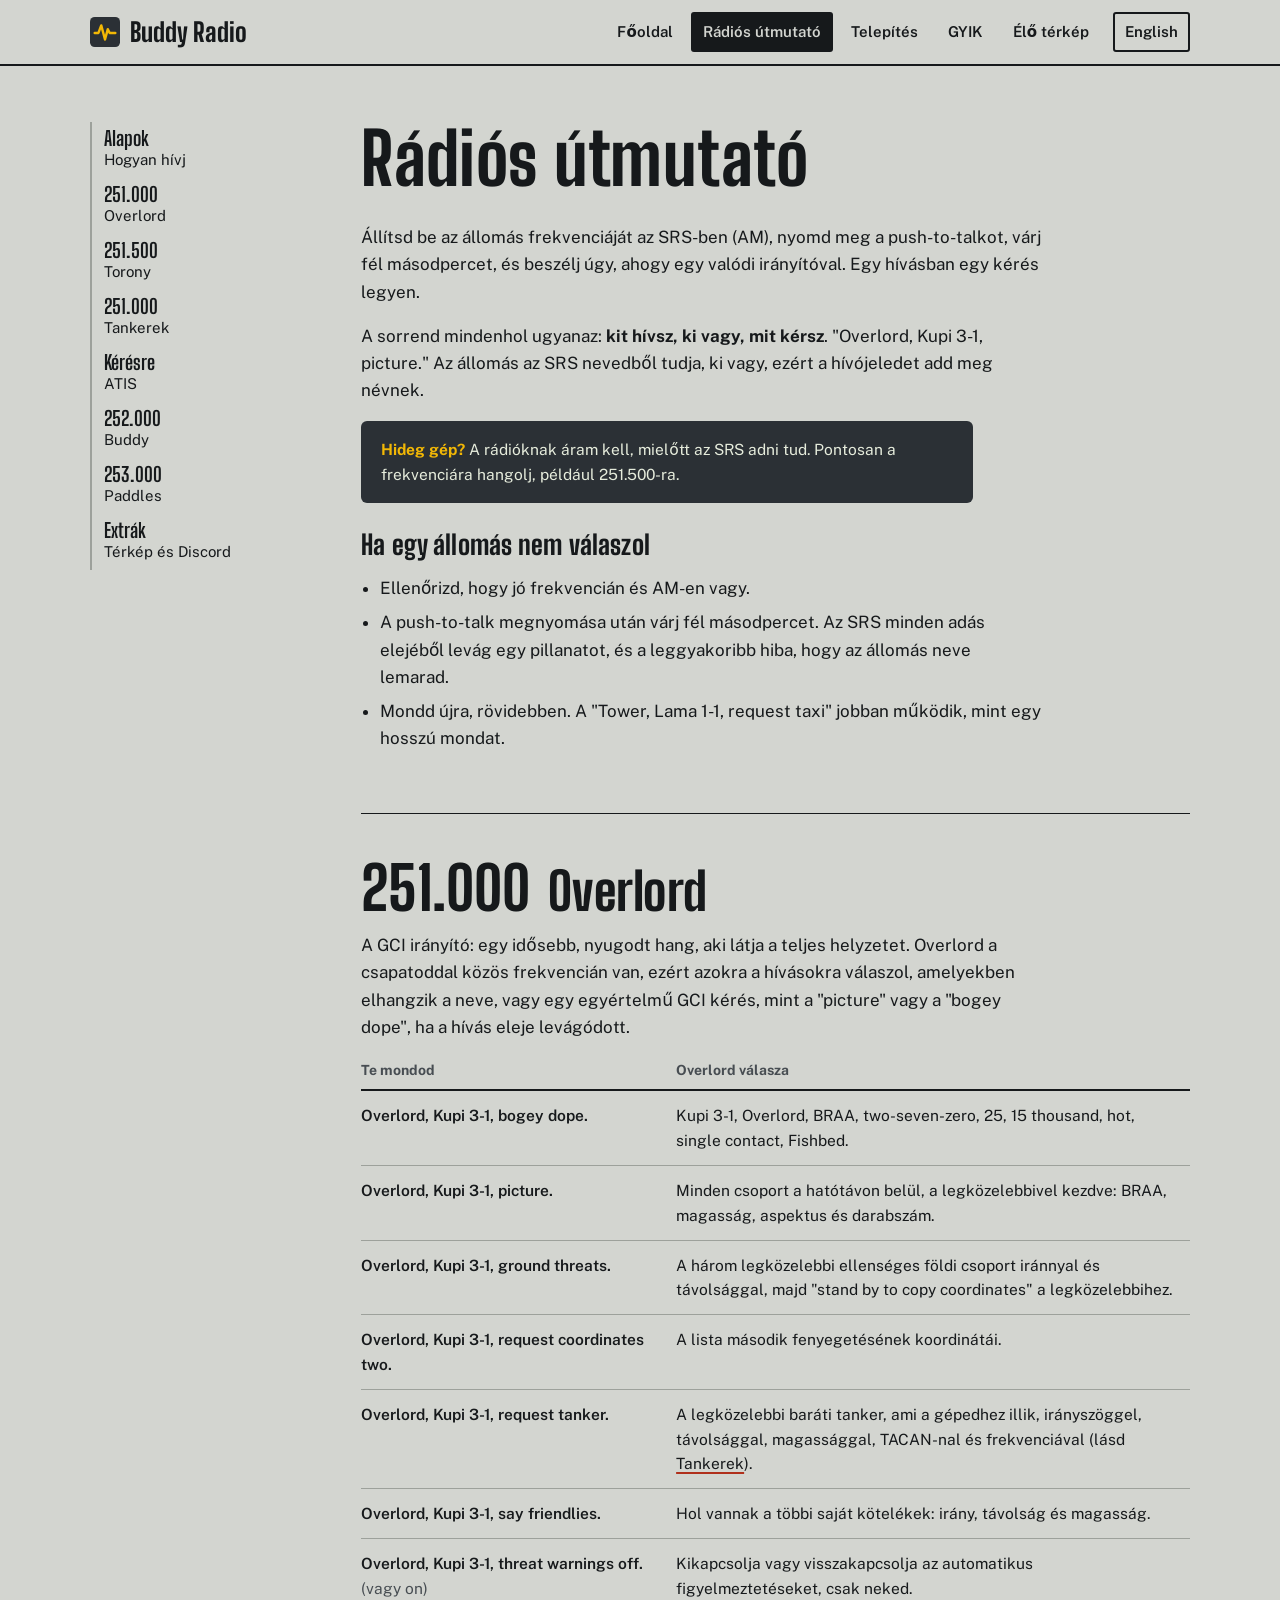
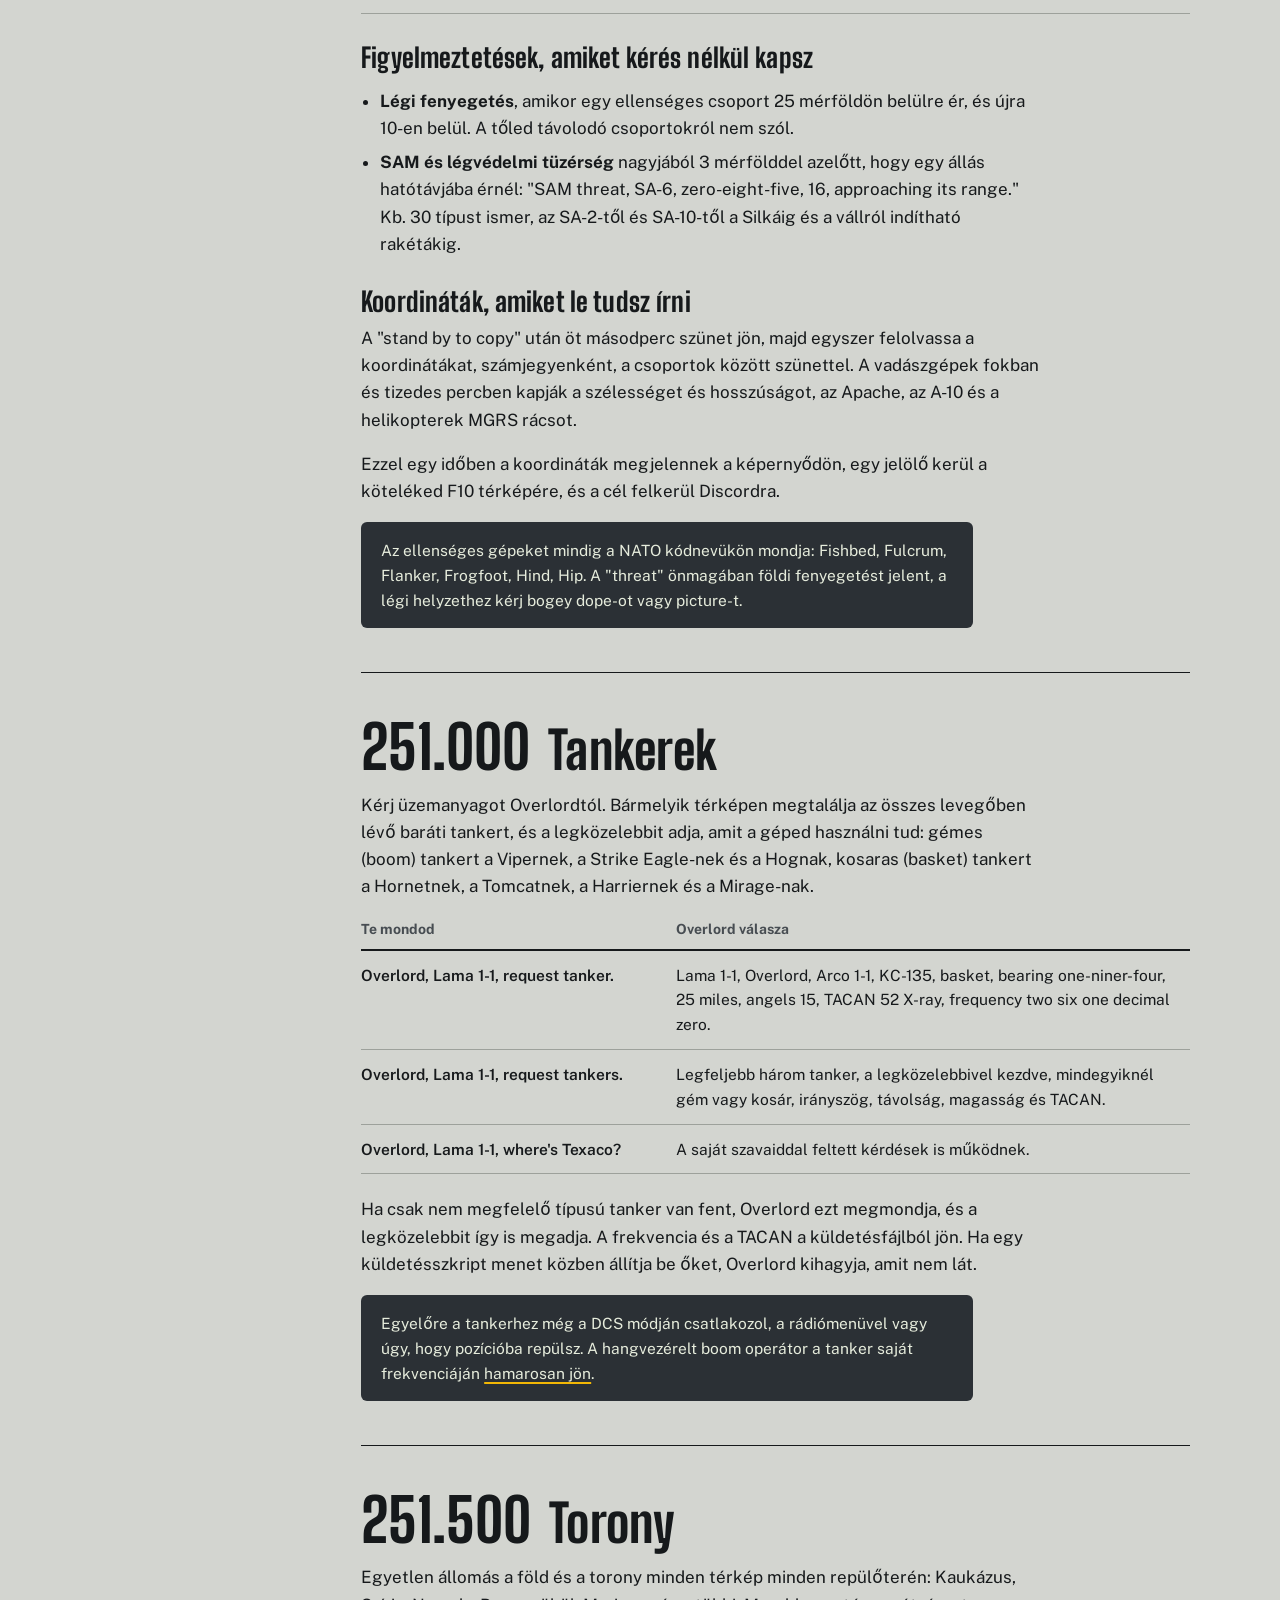
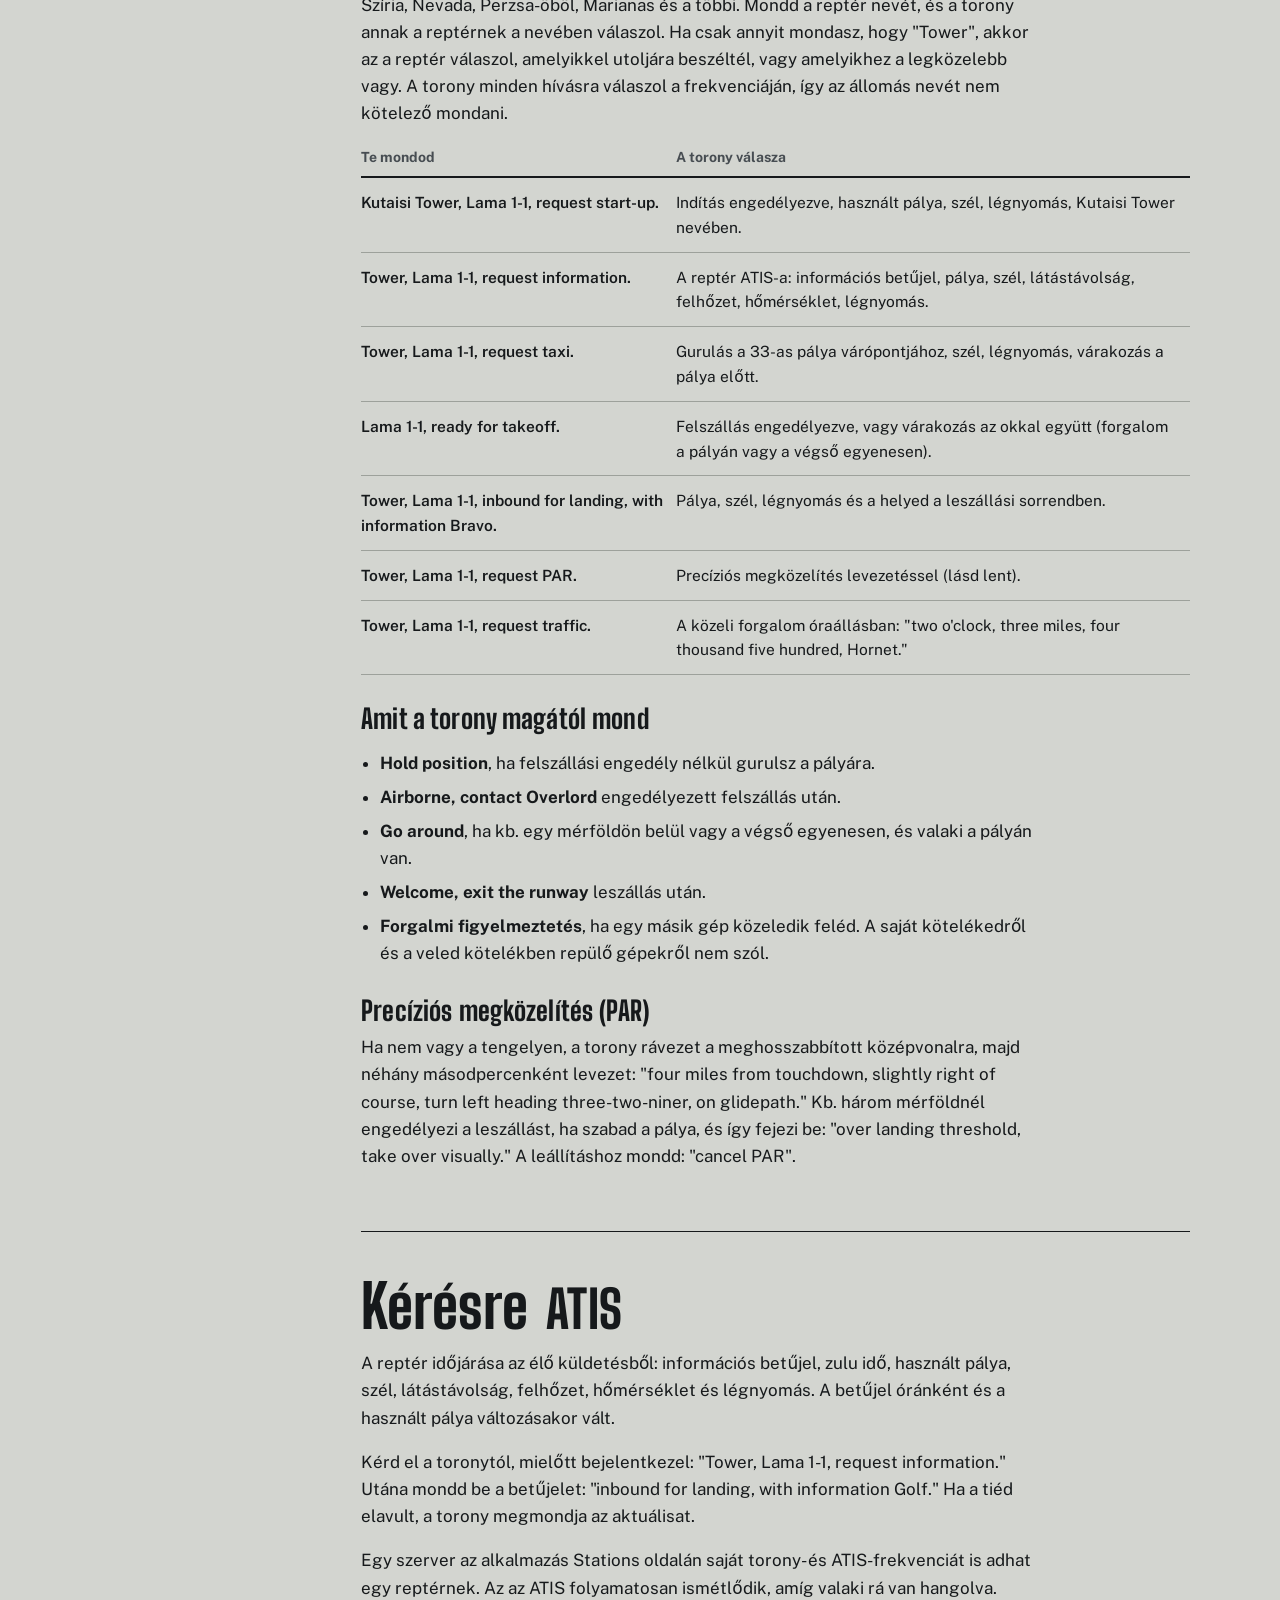
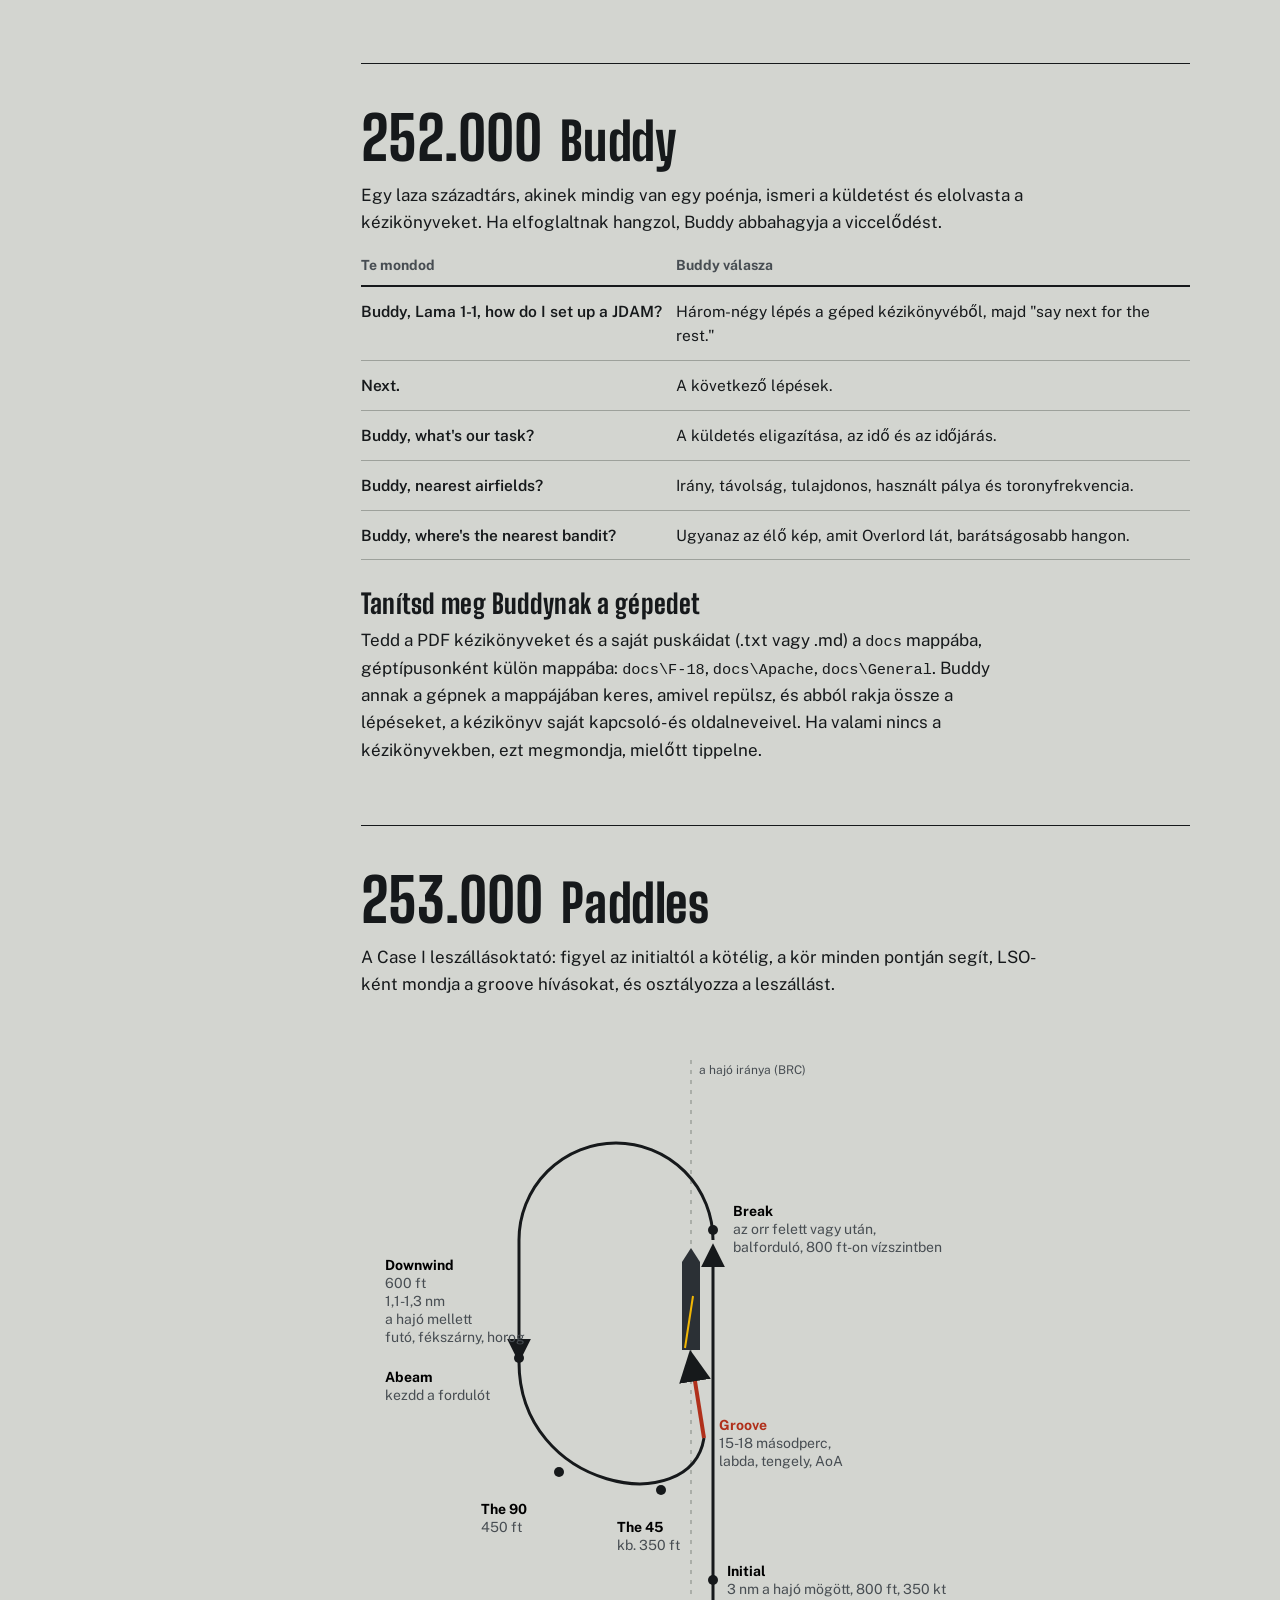
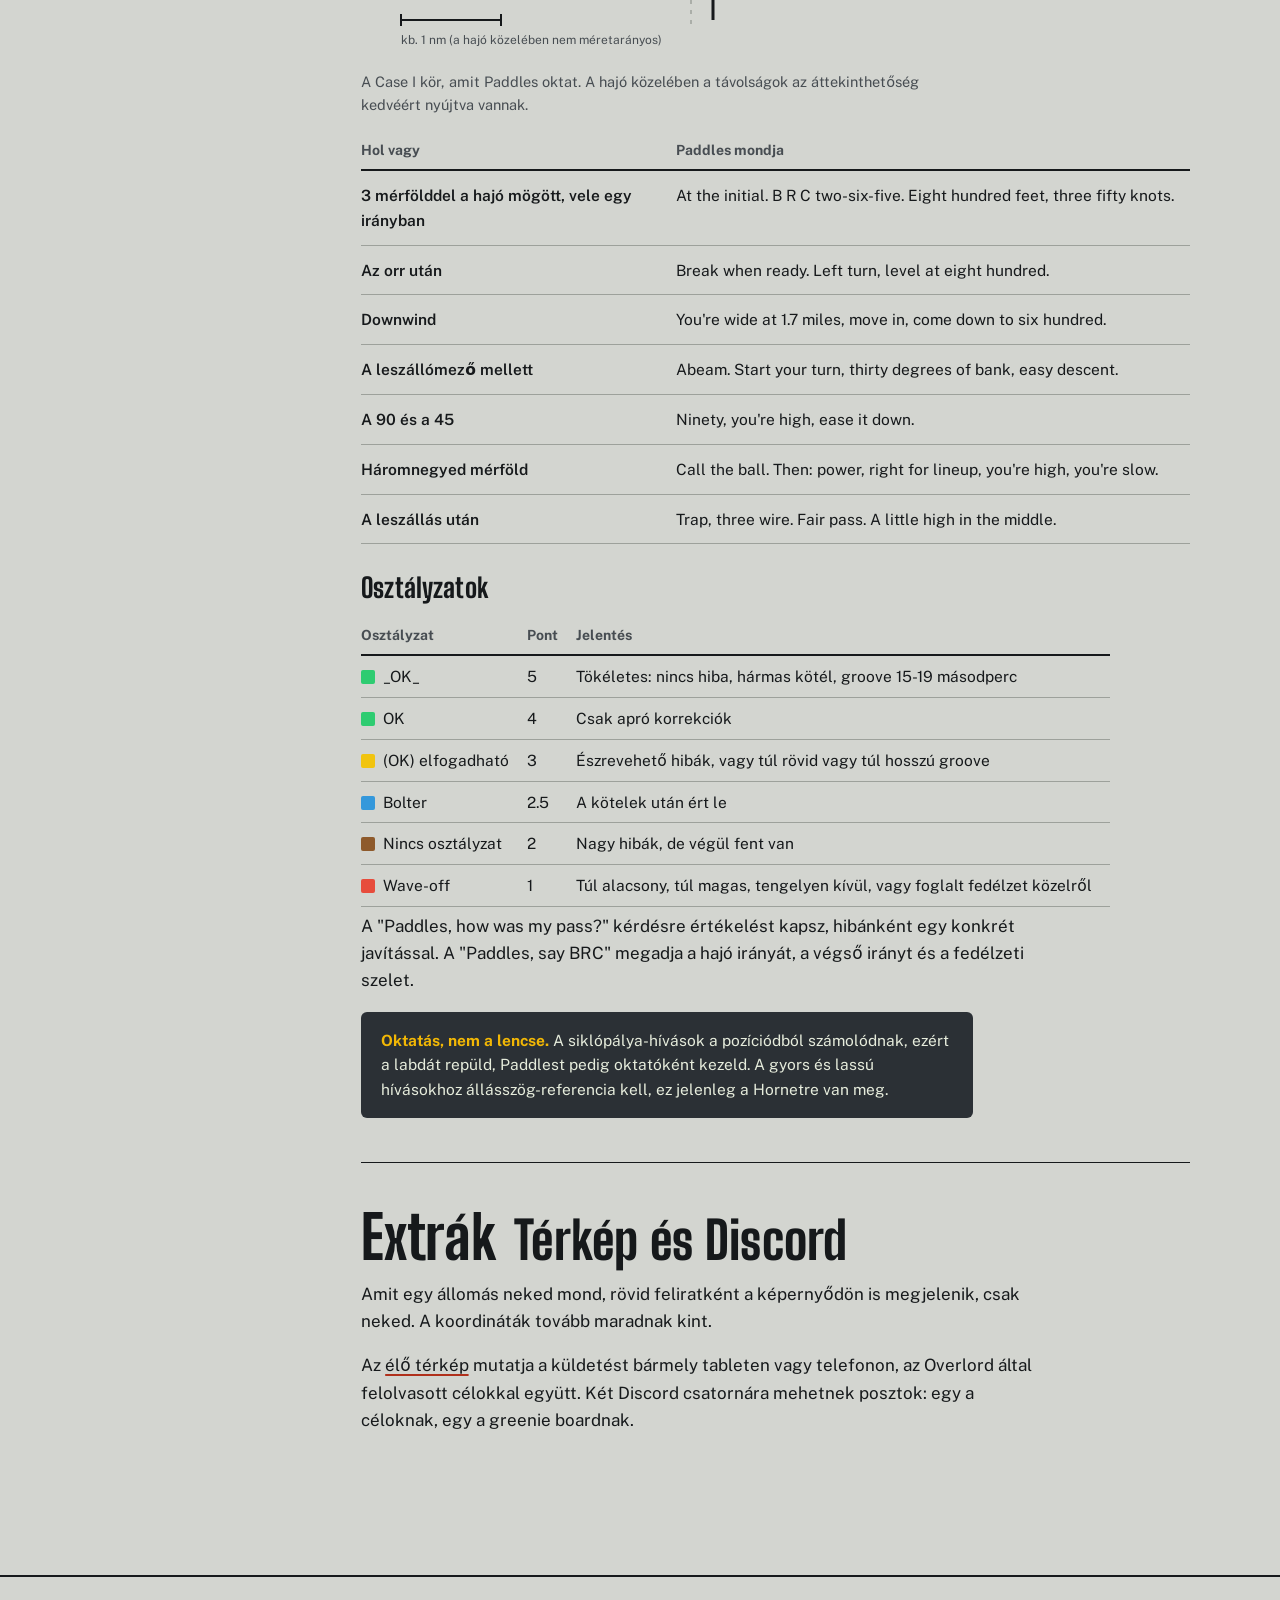
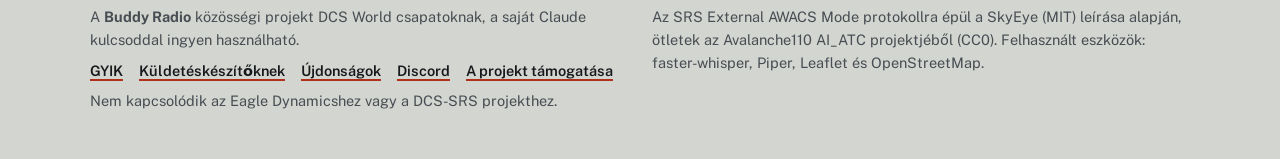
<file: hu/guide.html>
<!doctype html>
<html lang="hu">
<head>
<meta charset="utf-8">
<meta name="viewport" content="width=device-width, initial-scale=1">
<title>Rádiós útmutató: Buddy Radio</title>
<meta name="description" content="Mit mondj Overlordnak, a toronynak, Buddynak és Paddlesnek, és mit válaszolnak: helyzetkép, tanker, gurulás, ATIS és hordozós hívások.">
<meta property="og:image" content="/assets/img/og.png">
<link rel="alternate" hreflang="en" href="/guide">
<link rel="alternate" hreflang="hu" href="/hu/guide">
<link rel="icon" href="/assets/img/favicon.svg" type="image/svg+xml">
<link rel="stylesheet" href="/assets/fonts.css">
<link rel="stylesheet" href="/assets/site.css">
</head>
<body>
<header class="site-head">
  <div class="wrap">
    <a class="brand" href="/hu/"><svg viewBox="0 0 32 32" aria-hidden="true"><rect width="32" height="32" rx="5" fill="#2b3035"/><path d="M5 17h4l3-8 4 15 3-11 2 4h6" fill="none" stroke="#f2b705" stroke-width="2.6" stroke-linejoin="round" stroke-linecap="round"/></svg>Buddy Radio</a>
    <nav aria-label="Fő navigáció">
      <a href="/hu/">Főoldal</a>
      <a href="/hu/guide" aria-current="page">Rádiós útmutató</a>
      <a href="/hu/setup">Telepítés</a>
      <a href="/hu/faq">GYIK</a>
      <a href="/hu/map">Élő térkép</a>
      <a class="lang" href="/guide" hreflang="en" lang="en">English</a>
    </nav>
  </div>
</header>

<main class="wrap doc">
  <nav class="toc" aria-label="Állomások">
    <a href="#basics"><span class="f">Alapok</span>Hogyan hívj</a>
    <a href="#overlord"><span class="f">251.000</span>Overlord</a>
    <a href="#tower"><span class="f">251.500</span>Torony</a>
    <a href="#tankers"><span class="f">251.000</span>Tankerek</a>
    <a href="#atis"><span class="f">Kérésre</span>ATIS</a>
    <a href="#buddy"><span class="f">252.000</span>Buddy</a>
    <a href="#paddles"><span class="f">253.000</span>Paddles</a>
    <a href="#extras"><span class="f">Extrák</span>Térkép és Discord</a>
  </nav>

  <article>
    <section id="basics">
      <h1 style="font-size:clamp(44px,6vw,72px);margin-bottom:.4em">Rádiós útmutató</h1>
      <p>Állítsd be az állomás frekvenciáját az SRS-ben (AM), nyomd meg a push-to-talkot, várj fél másodpercet, és beszélj úgy, ahogy egy valódi irányítóval. Egy hívásban egy kérés legyen.</p>
      <p>A sorrend mindenhol ugyanaz: <b>kit hívsz, ki vagy, mit kérsz</b>. "Overlord, Kupi 3-1, picture." Az állomás az SRS nevedből tudja, ki vagy, ezért a hívójeledet add meg névnek.</p>
      <div class="callout"><b>Hideg gép?</b> A rádióknak áram kell, mielőtt az SRS adni tud. Pontosan a frekvenciára hangolj, például 251.500-ra.</div>
      <h3 style="margin-top:28px">Ha egy állomás nem válaszol</h3>
      <ul class="plain">
        <li>Ellenőrizd, hogy jó frekvencián és AM-en vagy.</li>
        <li>A push-to-talk megnyomása után várj fél másodpercet. Az SRS minden adás elejéből levág egy pillanatot, és a leggyakoribb hiba, hogy az állomás neve lemarad.</li>
        <li>Mondd újra, rövidebben. A "Tower, Lama 1-1, request taxi" jobban működik, mint egy hosszú mondat.</li>
      </ul>
    </section>

    <section id="overlord">
      <div class="station-head"><span class="f">251.000</span><h2>Overlord</h2></div>
      <p>A GCI irányító: egy idősebb, nyugodt hang, aki látja a teljes helyzetet. Overlord a csapatoddal közös frekvencián van, ezért azokra a hívásokra válaszol, amelyekben elhangzik a neve, vagy egy egyértelmű GCI kérés, mint a "picture" vagy a "bogey dope", ha a hívás eleje levágódott.</p>
      <table class="says">
        <thead><tr><th scope="col">Te mondod</th><th scope="col">Overlord válasza</th></tr></thead>
        <tbody>
          <tr><td>Overlord, Kupi 3-1, bogey dope.</td><td>Kupi 3-1, Overlord, BRAA, two-seven-zero, 25, 15 thousand, hot, single contact, Fishbed.</td></tr>
          <tr><td>Overlord, Kupi 3-1, picture.</td><td>Minden csoport a hatótávon belül, a legközelebbivel kezdve: BRAA, magasság, aspektus és darabszám.</td></tr>
          <tr><td>Overlord, Kupi 3-1, ground threats.</td><td>A három legközelebbi ellenséges földi csoport iránnyal és távolsággal, majd "stand by to copy coordinates" a legközelebbihez.</td></tr>
          <tr><td>Overlord, Kupi 3-1, request coordinates two.</td><td>A lista második fenyegetésének koordinátái.</td></tr>
          <tr><td>Overlord, Kupi 3-1, request tanker.</td><td>A legközelebbi baráti tanker, ami a gépedhez illik, irányszöggel, távolsággal, magassággal, TACAN-nal és frekvenciával (lásd <a href="#tankers">Tankerek</a>).</td></tr>
          <tr><td>Overlord, Kupi 3-1, say friendlies.</td><td>Hol vannak a többi saját kötelékek: irány, távolság és magasság.</td></tr>
          <tr><td>Overlord, Kupi 3-1, threat warnings off. <em>(vagy on)</em></td><td>Kikapcsolja vagy visszakapcsolja az automatikus figyelmeztetéseket, csak neked.</td></tr>
        </tbody>
      </table>
      <h3>Figyelmeztetések, amiket kérés nélkül kapsz</h3>
      <ul class="plain">
        <li><b>Légi fenyegetés</b>, amikor egy ellenséges csoport 25 mérföldön belülre ér, és újra 10-en belül. A tőled távolodó csoportokról nem szól.</li>
        <li><b>SAM és légvédelmi tüzérség</b> nagyjából 3 mérfölddel azelőtt, hogy egy állás hatótávjába érnél: "SAM threat, SA-6, zero-eight-five, 16, approaching its range." Kb. 30 típust ismer, az SA-2-től és SA-10-től a Silkáig és a vállról indítható rakétákig.</li>
      </ul>
      <h3>Koordináták, amiket le tudsz írni</h3>
      <p>A "stand by to copy" után öt másodperc szünet jön, majd egyszer felolvassa a koordinátákat, számjegyenként, a csoportok között szünettel. A vadászgépek fokban és tizedes percben kapják a szélességet és hosszúságot, az Apache, az A-10 és a helikopterek MGRS rácsot.</p>
      <p>Ezzel egy időben a koordináták megjelennek a képernyődön, egy jelölő kerül a köteléked F10 térképére, és a cél felkerül Discordra.</p>
      <div class="callout">Az ellenséges gépeket mindig a NATO kódnevükön mondja: Fishbed, Fulcrum, Flanker, Frogfoot, Hind, Hip. A "threat" önmagában földi fenyegetést jelent, a légi helyzethez kérj bogey dope-ot vagy picture-t.</div>
    </section>

    <section id="tankers">
      <div class="station-head"><span class="f">251.000</span><h2>Tankerek</h2></div>
      <p>Kérj üzemanyagot Overlordtól. Bármelyik térképen megtalálja az összes levegőben lévő baráti tankert, és a legközelebbit adja, amit a géped használni tud: gémes (boom) tankert a Vipernek, a Strike Eagle-nek és a Hognak, kosaras (basket) tankert a Hornetnek, a Tomcatnek, a Harriernek és a Mirage-nak.</p>
      <table class="says">
        <thead><tr><th scope="col">Te mondod</th><th scope="col">Overlord válasza</th></tr></thead>
        <tbody>
          <tr><td>Overlord, Lama 1-1, request tanker.</td><td>Lama 1-1, Overlord, Arco 1-1, KC-135, basket, bearing one-niner-four, 25 miles, angels 15, TACAN 52 X-ray, frequency two six one decimal zero.</td></tr>
          <tr><td>Overlord, Lama 1-1, request tankers.</td><td>Legfeljebb három tanker, a legközelebbivel kezdve, mindegyiknél gém vagy kosár, irányszög, távolság, magasság és TACAN.</td></tr>
          <tr><td>Overlord, Lama 1-1, where's Texaco?</td><td>A saját szavaiddal feltett kérdések is működnek.</td></tr>
        </tbody>
      </table>
      <p>Ha csak nem megfelelő típusú tanker van fent, Overlord ezt megmondja, és a legközelebbit így is megadja. A frekvencia és a TACAN a küldetésfájlból jön. Ha egy küldetésszkript menet közben állítja be őket, Overlord kihagyja, amit nem lát.</p>
      <div class="callout">Egyelőre a tankerhez még a DCS módján csatlakozol, a rádiómenüvel vagy úgy, hogy pozícióba repülsz. A hangvezérelt boom operátor a tanker saját frekvenciáján <a href="/hu/#next">hamarosan jön</a>.</div>
    </section>

    <section id="tower">
      <div class="station-head"><span class="f">251.500</span><h2>Torony</h2></div>
      <p>Egyetlen állomás a föld és a torony minden térkép minden repülőterén: Kaukázus, Szíria, Nevada, Perzsa-öböl, Marianas és a többi. Mondd a reptér nevét, és a torony annak a reptérnek a nevében válaszol. Ha csak annyit mondasz, hogy "Tower", akkor az a reptér válaszol, amelyikkel utoljára beszéltél, vagy amelyikhez a legközelebb vagy. A torony minden hívásra válaszol a frekvenciáján, így az állomás nevét nem kötelező mondani.</p>
      <table class="says">
        <thead><tr><th scope="col">Te mondod</th><th scope="col">A torony válasza</th></tr></thead>
        <tbody>
          <tr><td>Kutaisi Tower, Lama 1-1, request start-up.</td><td>Indítás engedélyezve, használt pálya, szél, légnyomás, Kutaisi Tower nevében.</td></tr>
          <tr><td>Tower, Lama 1-1, request information.</td><td>A reptér ATIS-a: információs betűjel, pálya, szél, látástávolság, felhőzet, hőmérséklet, légnyomás.</td></tr>
          <tr><td>Tower, Lama 1-1, request taxi.</td><td>Gurulás a 33-as pálya várópontjához, szél, légnyomás, várakozás a pálya előtt.</td></tr>
          <tr><td>Lama 1-1, ready for takeoff.</td><td>Felszállás engedélyezve, vagy várakozás az okkal együtt (forgalom a pályán vagy a végső egyenesen).</td></tr>
          <tr><td>Tower, Lama 1-1, inbound for landing, with information Bravo.</td><td>Pálya, szél, légnyomás és a helyed a leszállási sorrendben.</td></tr>
          <tr><td>Tower, Lama 1-1, request PAR.</td><td>Precíziós megközelítés levezetéssel (lásd lent).</td></tr>
          <tr><td>Tower, Lama 1-1, request traffic.</td><td>A közeli forgalom óraállásban: "two o'clock, three miles, four thousand five hundred, Hornet."</td></tr>
        </tbody>
      </table>
      <h3>Amit a torony magától mond</h3>
      <ul class="plain">
        <li><b>Hold position</b>, ha felszállási engedély nélkül gurulsz a pályára.</li>
        <li><b>Airborne, contact Overlord</b> engedélyezett felszállás után.</li>
        <li><b>Go around</b>, ha kb. egy mérföldön belül vagy a végső egyenesen, és valaki a pályán van.</li>
        <li><b>Welcome, exit the runway</b> leszállás után.</li>
        <li><b>Forgalmi figyelmeztetés</b>, ha egy másik gép közeledik feléd. A saját kötelékedről és a veled kötelékben repülő gépekről nem szól.</li>
      </ul>
      <h3>Precíziós megközelítés (PAR)</h3>
      <p>Ha nem vagy a tengelyen, a torony rávezet a meghosszabbított középvonalra, majd néhány másodpercenként levezet: "four miles from touchdown, slightly right of course, turn left heading three-two-niner, on glidepath." Kb. három mérföldnél engedélyezi a leszállást, ha szabad a pálya, és így fejezi be: "over landing threshold, take over visually." A leállításhoz mondd: "cancel PAR".</p>
    </section>

    <section id="atis">
      <div class="station-head"><span class="f">Kérésre</span><h2>ATIS</h2></div>
      <p>A reptér időjárása az élő küldetésből: információs betűjel, zulu idő, használt pálya, szél, látástávolság, felhőzet, hőmérséklet és légnyomás. A betűjel óránként és a használt pálya változásakor vált.</p>
      <p>Kérd el a toronytól, mielőtt bejelentkezel: "Tower, Lama 1-1, request information." Utána mondd be a betűjelet: "inbound for landing, with information Golf." Ha a tiéd elavult, a torony megmondja az aktuálisat.</p>
      <p>Egy szerver az alkalmazás Stations oldalán saját torony- és ATIS-frekvenciát is adhat egy reptérnek. Az az ATIS folyamatosan ismétlődik, amíg valaki rá van hangolva.</p>
    </section>

    <section id="buddy">
      <div class="station-head"><span class="f">252.000</span><h2>Buddy</h2></div>
      <p>Egy laza századtárs, akinek mindig van egy poénja, ismeri a küldetést és elolvasta a kézikönyveket. Ha elfoglaltnak hangzol, Buddy abbahagyja a viccelődést.</p>
      <table class="says">
        <thead><tr><th scope="col">Te mondod</th><th scope="col">Buddy válasza</th></tr></thead>
        <tbody>
          <tr><td>Buddy, Lama 1-1, how do I set up a JDAM?</td><td>Három-négy lépés a géped kézikönyvéből, majd "say next for the rest."</td></tr>
          <tr><td>Next.</td><td>A következő lépések.</td></tr>
          <tr><td>Buddy, what's our task?</td><td>A küldetés eligazítása, az idő és az időjárás.</td></tr>
          <tr><td>Buddy, nearest airfields?</td><td>Irány, távolság, tulajdonos, használt pálya és toronyfrekvencia.</td></tr>
          <tr><td>Buddy, where's the nearest bandit?</td><td>Ugyanaz az élő kép, amit Overlord lát, barátságosabb hangon.</td></tr>
        </tbody>
      </table>
      <h3>Tanítsd meg Buddynak a gépedet</h3>
      <p>Tedd a PDF kézikönyveket és a saját puskáidat (.txt vagy .md) a <code>docs</code> mappába, géptípusonként külön mappába: <code>docs\F-18</code>, <code>docs\Apache</code>, <code>docs\General</code>. Buddy annak a gépnek a mappájában keres, amivel repülsz, és abból rakja össze a lépéseket, a kézikönyv saját kapcsoló- és oldalneveivel. Ha valami nincs a kézikönyvekben, ezt megmondja, mielőtt tippelne.</p>
    </section>

    <section id="paddles">
      <div class="station-head"><span class="f">253.000</span><h2>Paddles</h2></div>
      <p>A Case I leszállásoktató: figyel az initialtól a kötélig, a kör minden pontján segít, LSO-ként mondja a groove hívásokat, és osztályozza a leszállást.</p>
      <figure class="figure" style="max-width:600px;margin:22px 0">
        <svg xmlns="http://www.w3.org/2000/svg" role="img" aria-label="A Case I kör felülnézetből: initial 3 mérfölddel a hajó mögött 800 lábon, break az orr felett, downwind 600 lábon 1,1-1,3 mérföldre oldalt, a 90 450 lábon, a 45 kb. 350 lábon, majd a groove." viewBox="0 0 600 640" font-family="Public Sans, system-ui, sans-serif" font-size="14">
  <defs>
    <marker id="ar" viewBox="0 0 10 10" refX="8" refY="5" markerWidth="8" markerHeight="8" orient="auto"><path d="M0 0L10 5L0 10z" fill="#16191b"/></marker>
  </defs>
  <rect width="600" height="640" fill="#d3d5d0"/>
  <!-- sea track -->
  <line x1="330" y1="40" x2="330" y2="610" stroke="#9da19b" stroke-width="1.5" stroke-dasharray="4 6"/>
  <text x="338" y="54" fill="#474d52" font-size="12">a hajó iránya (BRC)</text>
  <!-- carrier -->
  <g transform="translate(330 280)">
    <path d="M-9 50 L-9 -38 L0 -52 L9 -38 L9 50 Z" fill="#2b3035"/>
    <line x1="-6" y1="48" x2="2" y2="-4" stroke="#f2b705" stroke-width="2"/>
  </g>
  <!-- initial up the starboard side -->
  <path d="M352 600 L352 228" fill="none" stroke="#16191b" stroke-width="3" marker-end="url(#ar)"/>
  <!-- break -->
  <path d="M352 220 A 97 97 0 0 0 158 220" fill="none" stroke="#16191b" stroke-width="3"/>
  <!-- downwind -->
  <path d="M158 220 L158 338" fill="none" stroke="#16191b" stroke-width="3" marker-end="url(#ar)"/>
  <!-- final turn -->
  <path d="M158 342 C 158 470, 330 500, 343 418" fill="none" stroke="#16191b" stroke-width="3"/>
  <!-- groove -->
  <path d="M343 418 L 330 336" fill="none" stroke="#b0301b" stroke-width="4" marker-end="url(#ar)"/>
  <!-- labels -->
  <circle cx="352" cy="560" r="5" fill="#16191b"/>
  <text x="366" y="556" font-weight="700">Initial</text>
  <text x="366" y="574" fill="#474d52">3 nm a hajó mögött, 800 ft, 350 kt</text>
  <circle cx="352" cy="210" r="5" fill="#16191b"/>
  <text x="372" y="196" font-weight="700">Break</text>
  <text x="372" y="214" fill="#474d52">az orr felett vagy után,</text>
  <text x="372" y="232" fill="#474d52">balforduló, 800 ft-on vízszintben</text>
  <text x="24" y="250" font-weight="700">Downwind</text>
  <text x="24" y="268" fill="#474d52">600 ft</text>
  <text x="24" y="286" fill="#474d52">1,1-1,3 nm</text>
  <text x="24" y="304" fill="#474d52">a hajó mellett</text>
  <text x="24" y="322" fill="#474d52">futó, fékszárny, horog</text>
  <circle cx="158" cy="338" r="5" fill="#16191b"/>
  <text x="24" y="362" font-weight="700">Abeam</text>
  <text x="24" y="380" fill="#474d52">kezdd a fordulót</text>
  <circle cx="198" cy="452" r="5" fill="#16191b"/>
  <text x="120" y="494" font-weight="700">The 90</text>
  <text x="120" y="512" fill="#474d52">450 ft</text>
  <circle cx="300" cy="470" r="5" fill="#16191b"/>
  <text x="256" y="512" font-weight="700">The 45</text>
  <text x="256" y="530" fill="#474d52">kb. 350 ft</text>
  <text x="358" y="410" font-weight="700" fill="#b0301b">Groove</text>
  <text x="358" y="428" fill="#474d52">15-18 másodperc,</text>
  <text x="358" y="446" fill="#474d52">labda, tengely, AoA</text>
  <!-- scale -->
  <line x1="40" y1="600" x2="140" y2="600" stroke="#16191b" stroke-width="2"/>
  <line x1="40" y1="594" x2="40" y2="606" stroke="#16191b" stroke-width="2"/>
  <line x1="140" y1="594" x2="140" y2="606" stroke="#16191b" stroke-width="2"/>
  <text x="40" y="624" fill="#474d52" font-size="12">kb. 1 nm (a hajó közelében nem méretarányos)</text>
</svg>
        <figcaption>A Case I kör, amit Paddles oktat. A hajó közelében a távolságok az áttekinthetőség kedvéért nyújtva vannak.</figcaption>
      </figure>
      <table class="says">
        <thead><tr><th scope="col">Hol vagy</th><th scope="col">Paddles mondja</th></tr></thead>
        <tbody>
          <tr><td>3 mérfölddel a hajó mögött, vele egy irányban</td><td>At the initial. B R C two-six-five. Eight hundred feet, three fifty knots.</td></tr>
          <tr><td>Az orr után</td><td>Break when ready. Left turn, level at eight hundred.</td></tr>
          <tr><td>Downwind</td><td>You're wide at 1.7 miles, move in, come down to six hundred.</td></tr>
          <tr><td>A leszállómező mellett</td><td>Abeam. Start your turn, thirty degrees of bank, easy descent.</td></tr>
          <tr><td>A 90 és a 45</td><td>Ninety, you're high, ease it down.</td></tr>
          <tr><td>Háromnegyed mérföld</td><td>Call the ball. Then: power, right for lineup, you're high, you're slow.</td></tr>
          <tr><td>A leszállás után</td><td>Trap, three wire. Fair pass. A little high in the middle.</td></tr>
        </tbody>
      </table>
      <h3>Osztályzatok</h3>
      <table class="grades">
        <thead><tr><th scope="col">Osztályzat</th><th scope="col">Pont</th><th scope="col">Jelentés</th></tr></thead>
        <tbody>
          <tr><td><span class="sq" style="background:#2ecc71"></span>_OK_</td><td>5</td><td>Tökéletes: nincs hiba, hármas kötél, groove 15-19 másodperc</td></tr>
          <tr><td><span class="sq" style="background:#2ecc71"></span>OK</td><td>4</td><td>Csak apró korrekciók</td></tr>
          <tr><td><span class="sq" style="background:#f1c40f"></span>(OK) elfogadható</td><td>3</td><td>Észrevehető hibák, vagy túl rövid vagy túl hosszú groove</td></tr>
          <tr><td><span class="sq" style="background:#3498db"></span>Bolter</td><td>2.5</td><td>A kötelek után ért le</td></tr>
          <tr><td><span class="sq" style="background:#8e5a2b"></span>Nincs osztályzat</td><td>2</td><td>Nagy hibák, de végül fent van</td></tr>
          <tr><td><span class="sq" style="background:#e74c3c"></span>Wave-off</td><td>1</td><td>Túl alacsony, túl magas, tengelyen kívül, vagy foglalt fedélzet közelről</td></tr>
        </tbody>
      </table>
      <p>A "Paddles, how was my pass?" kérdésre értékelést kapsz, hibánként egy konkrét javítással. A "Paddles, say BRC" megadja a hajó irányát, a végső irányt és a fedélzeti szelet.</p>
      <div class="callout"><b>Oktatás, nem a lencse.</b> A siklópálya-hívások a pozíciódból számolódnak, ezért a labdát repüld, Paddlest pedig oktatóként kezeld. A gyors és lassú hívásokhoz állásszög-referencia kell, ez jelenleg a Hornetre van meg.</div>
    </section>

    <section id="extras">
      <div class="station-head"><span class="f">Extrák</span><h2>Térkép és Discord</h2></div>
      <p>Amit egy állomás neked mond, rövid feliratként a képernyődön is megjelenik, csak neked. A koordináták tovább maradnak kint.</p>
      <p>Az <a href="/hu/map">élő térkép</a> mutatja a küldetést bármely tableten vagy telefonon, az Overlord által felolvasott célokkal együtt. Két Discord csatornára mehetnek posztok: egy a céloknak, egy a greenie boardnak.</p>
    </section>
  </article>
</main>

<footer class="site-foot">
  <div class="wrap">
    <div>
      <p>A <b>Buddy Radio</b> közösségi projekt DCS World csapatoknak, a saját Claude kulcsoddal ingyen használható.</p>
      <p class="foot-links"><a href="/hu/faq">GYIK</a> <a href="/hu/missions">Küldetéskészítőknek</a> <a href="/hu/changes">Újdonságok</a> <a href="https://discord.gg/kqw8F5fNe6">Discord</a> <a href="/hu/#support">A projekt támogatása</a></p>
      <p>Nem kapcsolódik az Eagle Dynamicshez vagy a DCS-SRS projekthez.</p>
    </div>
    <div>
      <p>Az SRS External AWACS Mode protokollra épül a SkyEye (MIT) leírása alapján, ötletek az Avalanche110 AI_ATC projektjéből (CC0). Felhasznált eszközök: faster-whisper, Piper, Leaflet és OpenStreetMap.</p>
    </div>
  </div>
</footer>
</body>
</html>
</file>
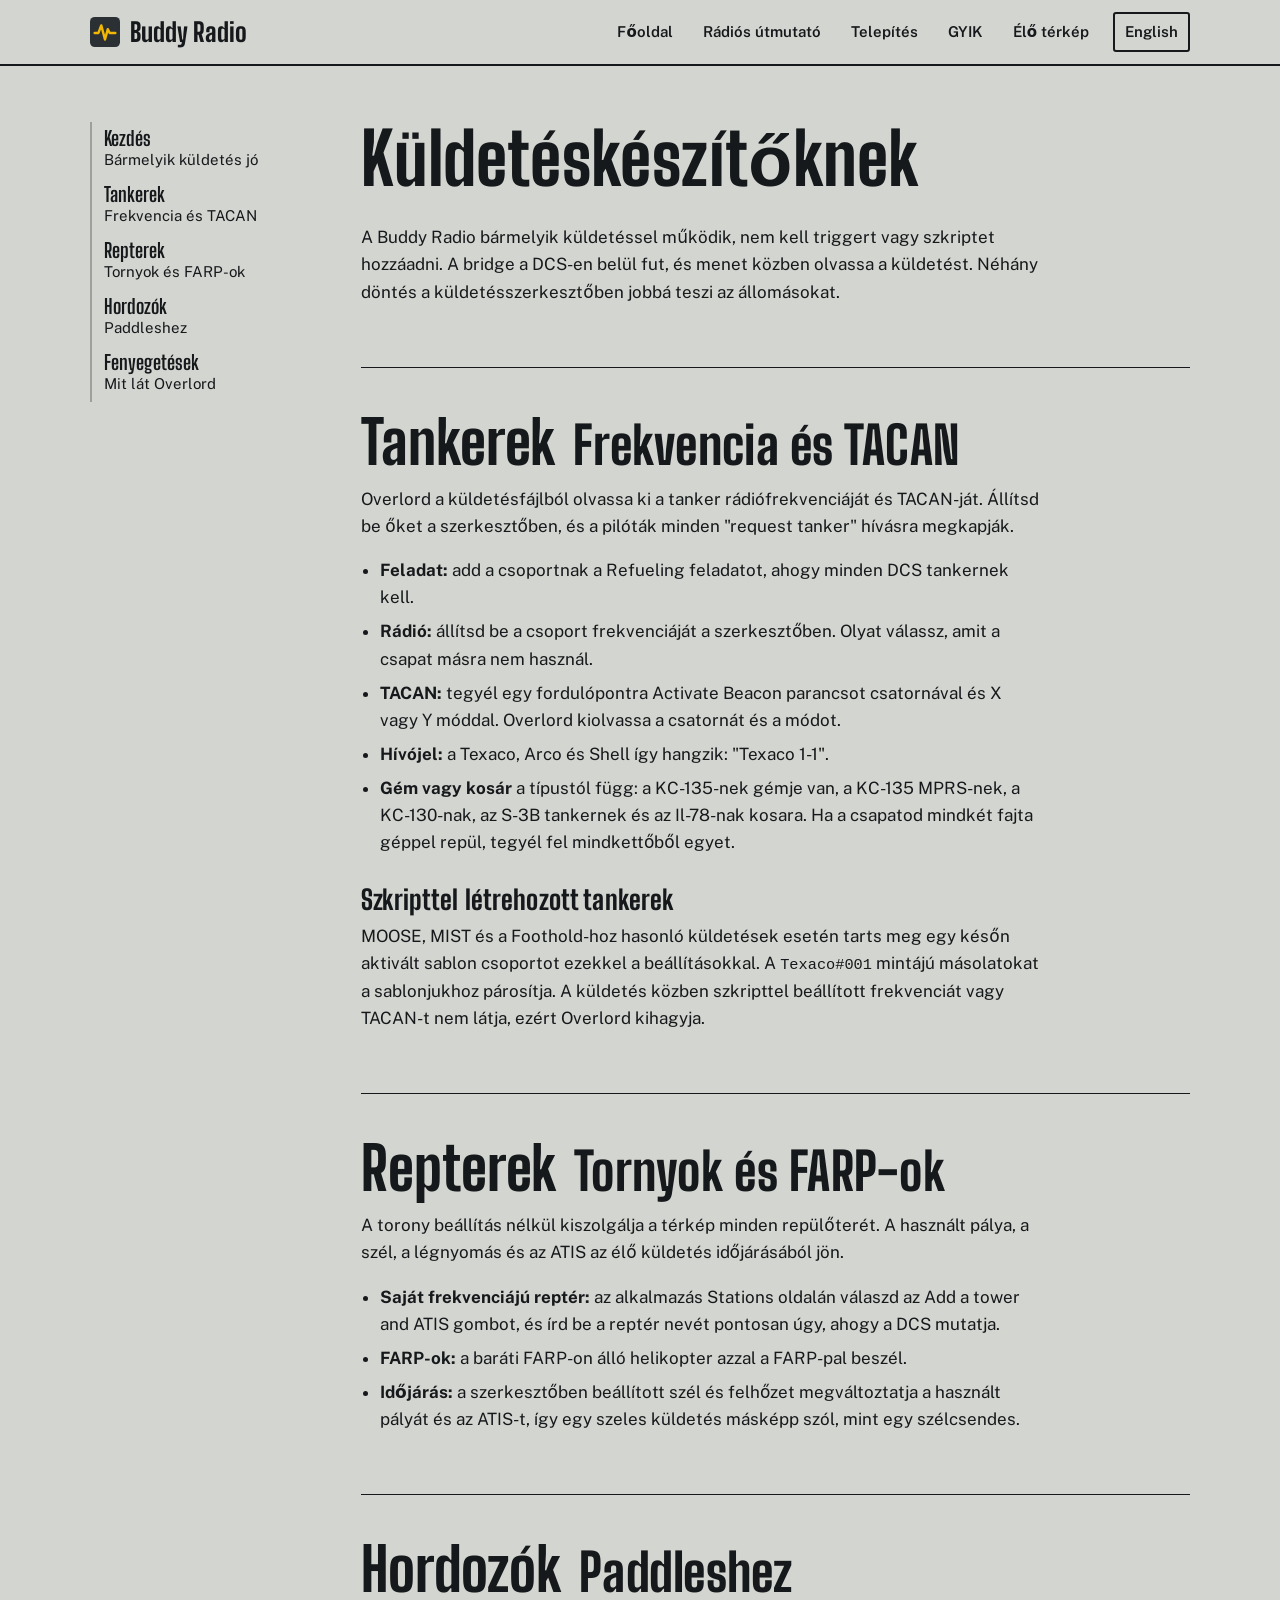
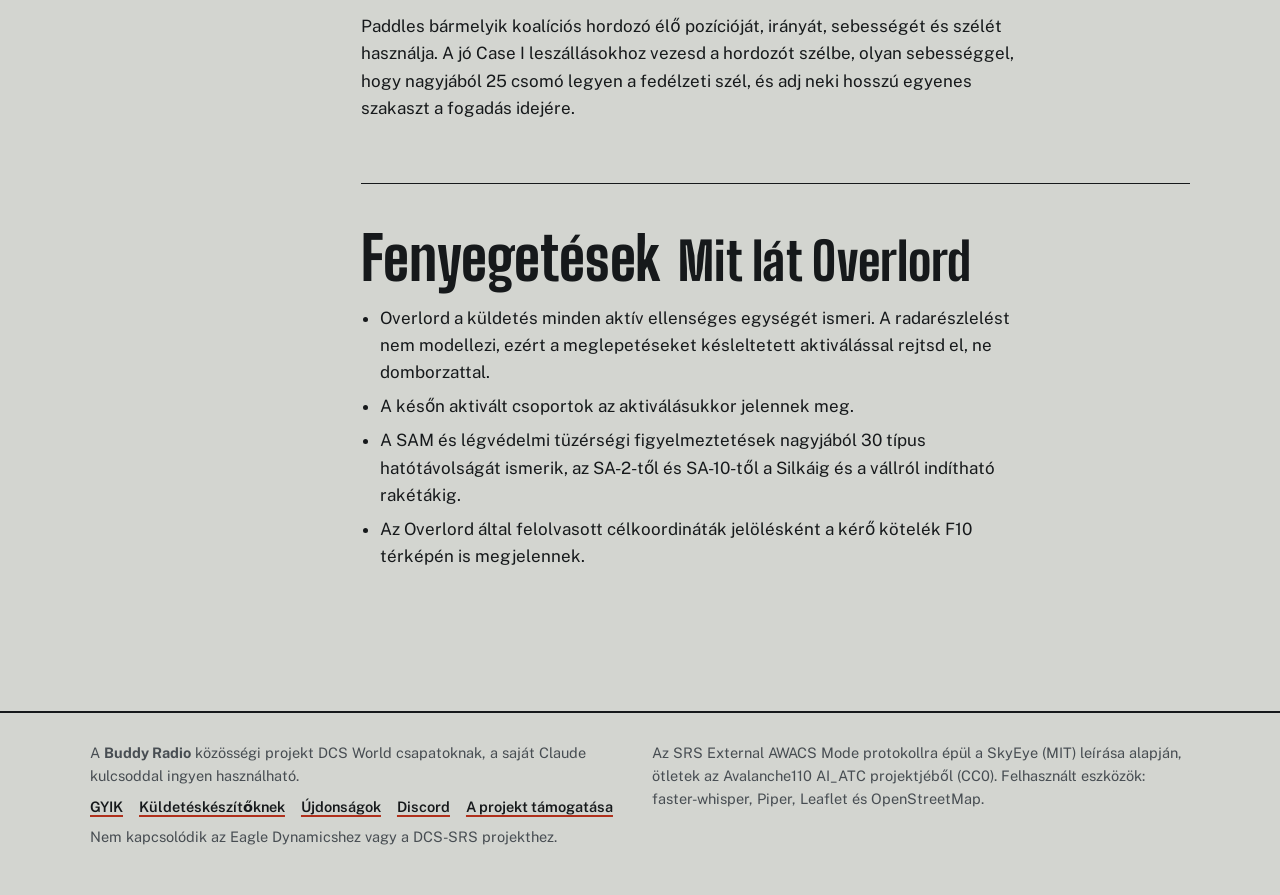
<file: hu/missions.html>
<!doctype html>
<html lang="hu">
<head>
<meta charset="utf-8">
<meta name="viewport" content="width=device-width, initial-scale=1">
<title>Küldetéskészítőknek: Buddy Radio</title>
<meta name="description" content="Hogyan állítsd be a tankereket, repülőtereket, hordozókat és fenyegetéseket a DCS küldetésszerkesztőben, hogy a Buddy Radio állomásai a legjobban működjenek.">
<meta property="og:image" content="/assets/img/og.png">
<link rel="alternate" hreflang="en" href="/missions">
<link rel="alternate" hreflang="hu" href="/hu/missions">
<link rel="icon" href="/assets/img/favicon.svg" type="image/svg+xml">
<link rel="stylesheet" href="/assets/fonts.css">
<link rel="stylesheet" href="/assets/site.css">
</head>
<body>
<header class="site-head">
  <div class="wrap">
    <a class="brand" href="/hu/"><svg viewBox="0 0 32 32" aria-hidden="true"><rect width="32" height="32" rx="5" fill="#2b3035"/><path d="M5 17h4l3-8 4 15 3-11 2 4h6" fill="none" stroke="#f2b705" stroke-width="2.6" stroke-linejoin="round" stroke-linecap="round"/></svg>Buddy Radio</a>
    <nav aria-label="Fő navigáció">
      <a href="/hu/">Főoldal</a>
      <a href="/hu/guide">Rádiós útmutató</a>
      <a href="/hu/setup">Telepítés</a>
      <a href="/hu/faq">GYIK</a>
      <a href="/hu/map">Élő térkép</a>
      <a class="lang" href="/missions" hreflang="en" lang="en">English</a>
    </nav>
  </div>
</header>

<main class="wrap doc">
  <nav class="toc" aria-label="Témák">
    <a href="#any"><span class="f">Kezdés</span>Bármelyik küldetés jó</a>
    <a href="#tankers"><span class="f">Tankerek</span>Frekvencia és TACAN</a>
    <a href="#airfields"><span class="f">Repterek</span>Tornyok és FARP-ok</a>
    <a href="#carriers"><span class="f">Hordozók</span>Paddleshez</a>
    <a href="#threats"><span class="f">Fenyegetések</span>Mit lát Overlord</a>
  </nav>

  <article>
    <section id="any">
      <h1 style="font-size:clamp(44px,6vw,72px);margin-bottom:.4em">Küldetéskészítőknek</h1>
      <p>A Buddy Radio bármelyik küldetéssel működik, nem kell triggert vagy szkriptet hozzáadni. A bridge a DCS-en belül fut, és menet közben olvassa a küldetést. Néhány döntés a küldetésszerkesztőben jobbá teszi az állomásokat.</p>
    </section>

    <section id="tankers">
      <div class="station-head"><span class="f">Tankerek</span><h2>Frekvencia és TACAN</h2></div>
      <p>Overlord a küldetésfájlból olvassa ki a tanker rádiófrekvenciáját és TACAN-ját. Állítsd be őket a szerkesztőben, és a pilóták minden "request tanker" hívásra megkapják.</p>
      <ul class="plain">
        <li><b>Feladat:</b> add a csoportnak a Refueling feladatot, ahogy minden DCS tankernek kell.</li>
        <li><b>Rádió:</b> állítsd be a csoport frekvenciáját a szerkesztőben. Olyat válassz, amit a csapat másra nem használ.</li>
        <li><b>TACAN:</b> tegyél egy fordulópontra Activate Beacon parancsot csatornával és X vagy Y móddal. Overlord kiolvassa a csatornát és a módot.</li>
        <li><b>Hívójel:</b> a Texaco, Arco és Shell így hangzik: "Texaco 1-1".</li>
        <li><b>Gém vagy kosár</b> a típustól függ: a KC-135-nek gémje van, a KC-135 MPRS-nek, a KC-130-nak, az S-3B tankernek és az Il-78-nak kosara. Ha a csapatod mindkét fajta géppel repül, tegyél fel mindkettőből egyet.</li>
      </ul>
      <h3>Szkripttel létrehozott tankerek</h3>
      <p>MOOSE, MIST és a Foothold-hoz hasonló küldetések esetén tarts meg egy későn aktivált sablon csoportot ezekkel a beállításokkal. A <code>Texaco#001</code> mintájú másolatokat a sablonjukhoz párosítja. A küldetés közben szkripttel beállított frekvenciát vagy TACAN-t nem látja, ezért Overlord kihagyja.</p>
    </section>

    <section id="airfields">
      <div class="station-head"><span class="f">Repterek</span><h2>Tornyok és FARP-ok</h2></div>
      <p>A torony beállítás nélkül kiszolgálja a térkép minden repülőterét. A használt pálya, a szél, a légnyomás és az ATIS az élő küldetés időjárásából jön.</p>
      <ul class="plain">
        <li><b>Saját frekvenciájú reptér:</b> az alkalmazás Stations oldalán válaszd az Add a tower and ATIS gombot, és írd be a reptér nevét pontosan úgy, ahogy a DCS mutatja.</li>
        <li><b>FARP-ok:</b> a baráti FARP-on álló helikopter azzal a FARP-pal beszél.</li>
        <li><b>Időjárás:</b> a szerkesztőben beállított szél és felhőzet megváltoztatja a használt pályát és az ATIS-t, így egy szeles küldetés másképp szól, mint egy szélcsendes.</li>
      </ul>
    </section>

    <section id="carriers">
      <div class="station-head"><span class="f">Hordozók</span><h2>Paddleshez</h2></div>
      <p>Paddles bármelyik koalíciós hordozó élő pozícióját, irányát, sebességét és szélét használja. A jó Case I leszállásokhoz vezesd a hordozót szélbe, olyan sebességgel, hogy nagyjából 25 csomó legyen a fedélzeti szél, és adj neki hosszú egyenes szakaszt a fogadás idejére.</p>
    </section>

    <section id="threats">
      <div class="station-head"><span class="f">Fenyegetések</span><h2>Mit lát Overlord</h2></div>
      <ul class="plain">
        <li>Overlord a küldetés minden aktív ellenséges egységét ismeri. A radarészlelést nem modellezi, ezért a meglepetéseket késleltetett aktiválással rejtsd el, ne domborzattal.</li>
        <li>A későn aktivált csoportok az aktiválásukkor jelennek meg.</li>
        <li>A SAM és légvédelmi tüzérségi figyelmeztetések nagyjából 30 típus hatótávolságát ismerik, az SA-2-től és SA-10-től a Silkáig és a vállról indítható rakétákig.</li>
        <li>Az Overlord által felolvasott célkoordináták jelölésként a kérő kötelék F10 térképén is megjelennek.</li>
      </ul>
    </section>
  </article>
</main>

<footer class="site-foot">
  <div class="wrap">
    <div>
      <p>A <b>Buddy Radio</b> közösségi projekt DCS World csapatoknak, a saját Claude kulcsoddal ingyen használható.</p>
      <p class="foot-links"><a href="/hu/faq">GYIK</a> <a href="/hu/missions">Küldetéskészítőknek</a> <a href="/hu/changes">Újdonságok</a> <a href="https://discord.gg/kqw8F5fNe6">Discord</a> <a href="/hu/#support">A projekt támogatása</a></p>
      <p>Nem kapcsolódik az Eagle Dynamicshez vagy a DCS-SRS projekthez.</p>
    </div>
    <div>
      <p>Az SRS External AWACS Mode protokollra épül a SkyEye (MIT) leírása alapján, ötletek az Avalanche110 AI_ATC projektjéből (CC0). Felhasznált eszközök: faster-whisper, Piper, Leaflet és OpenStreetMap.</p>
    </div>
  </div>
</footer>
</body>
</html>
</file>
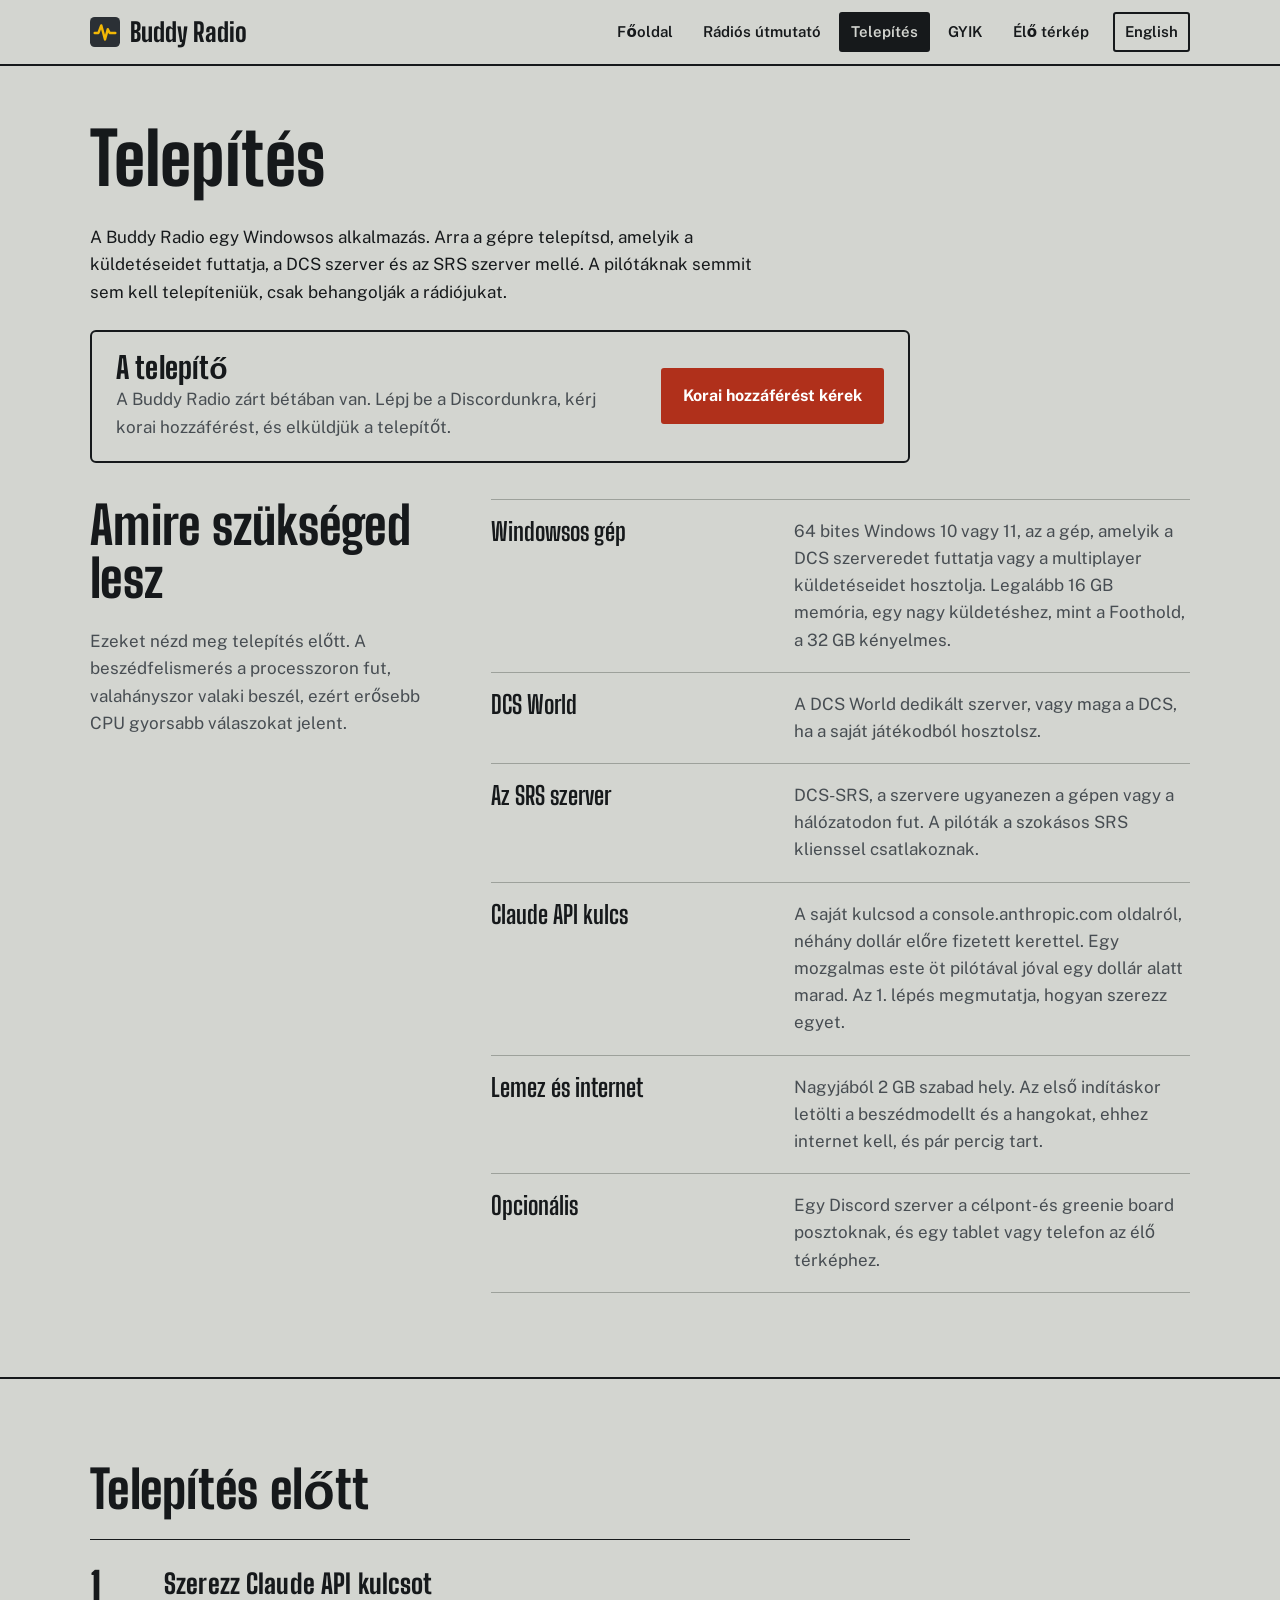
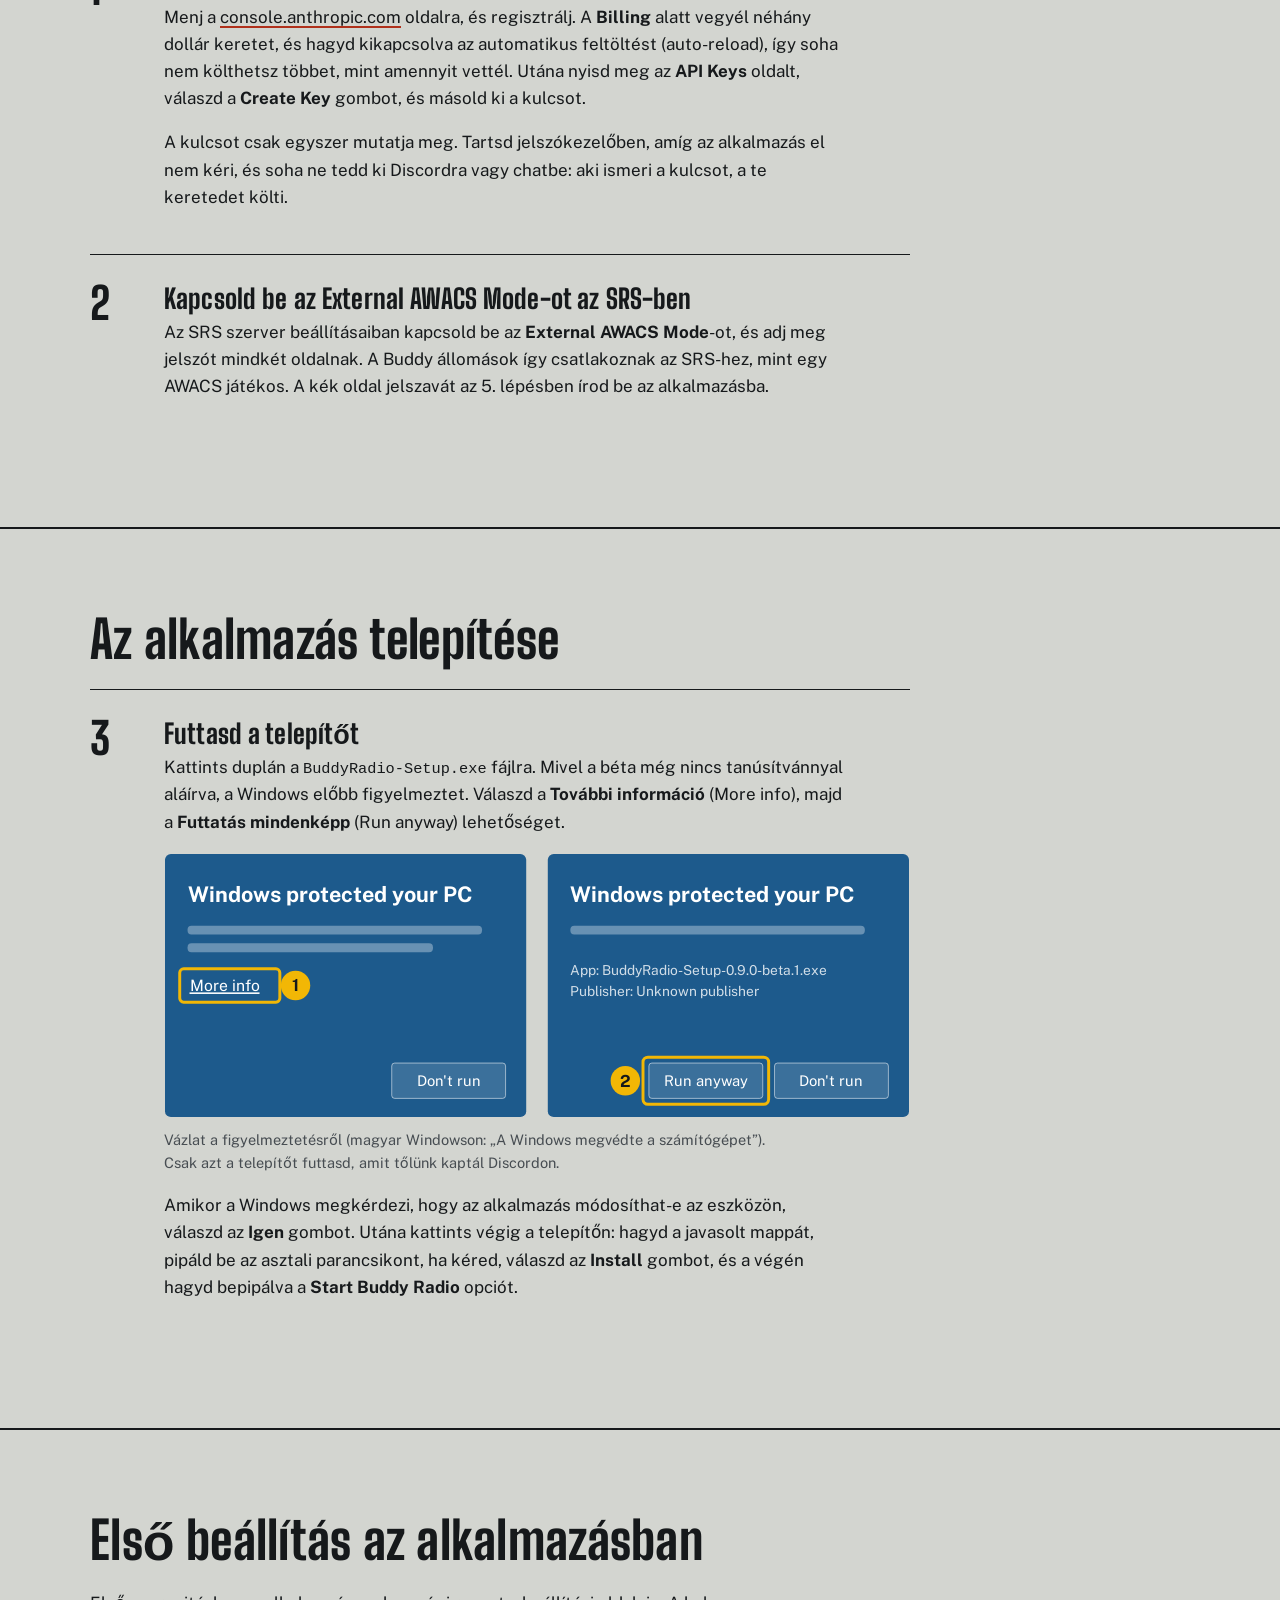
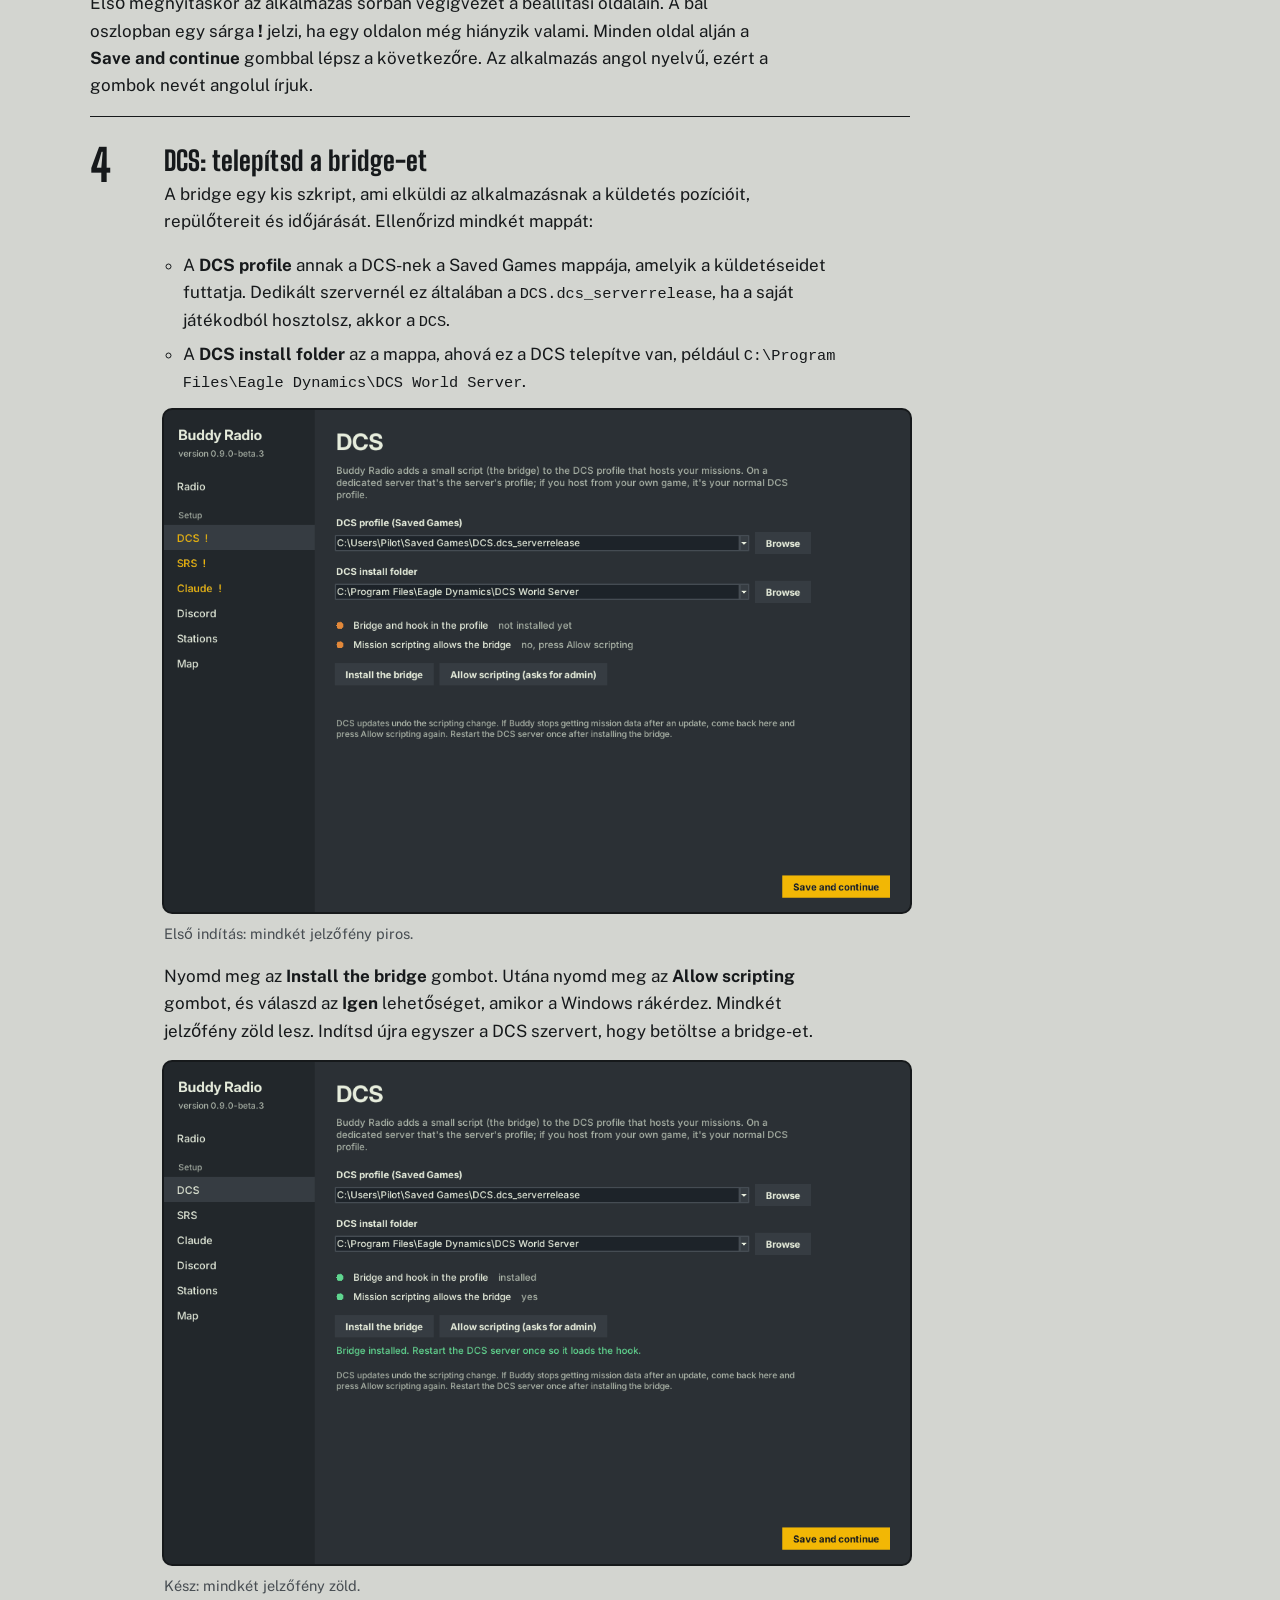
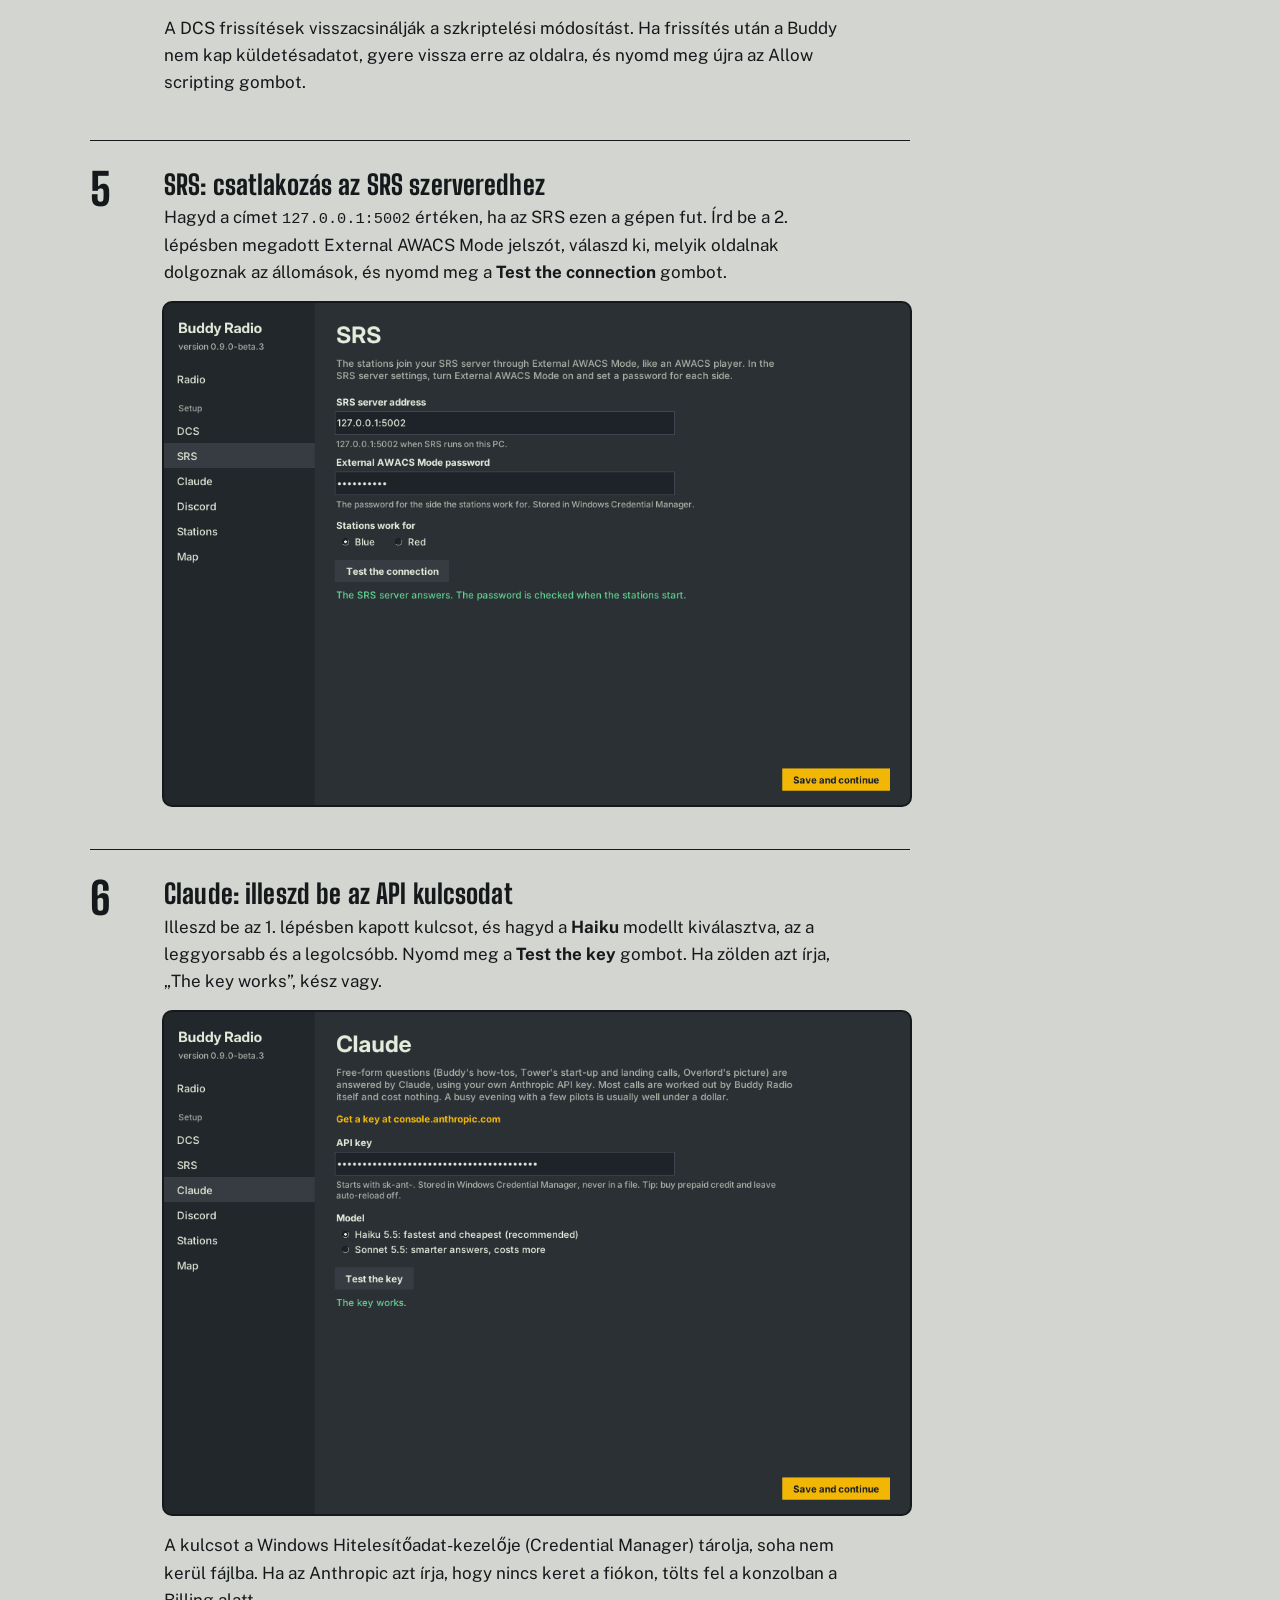
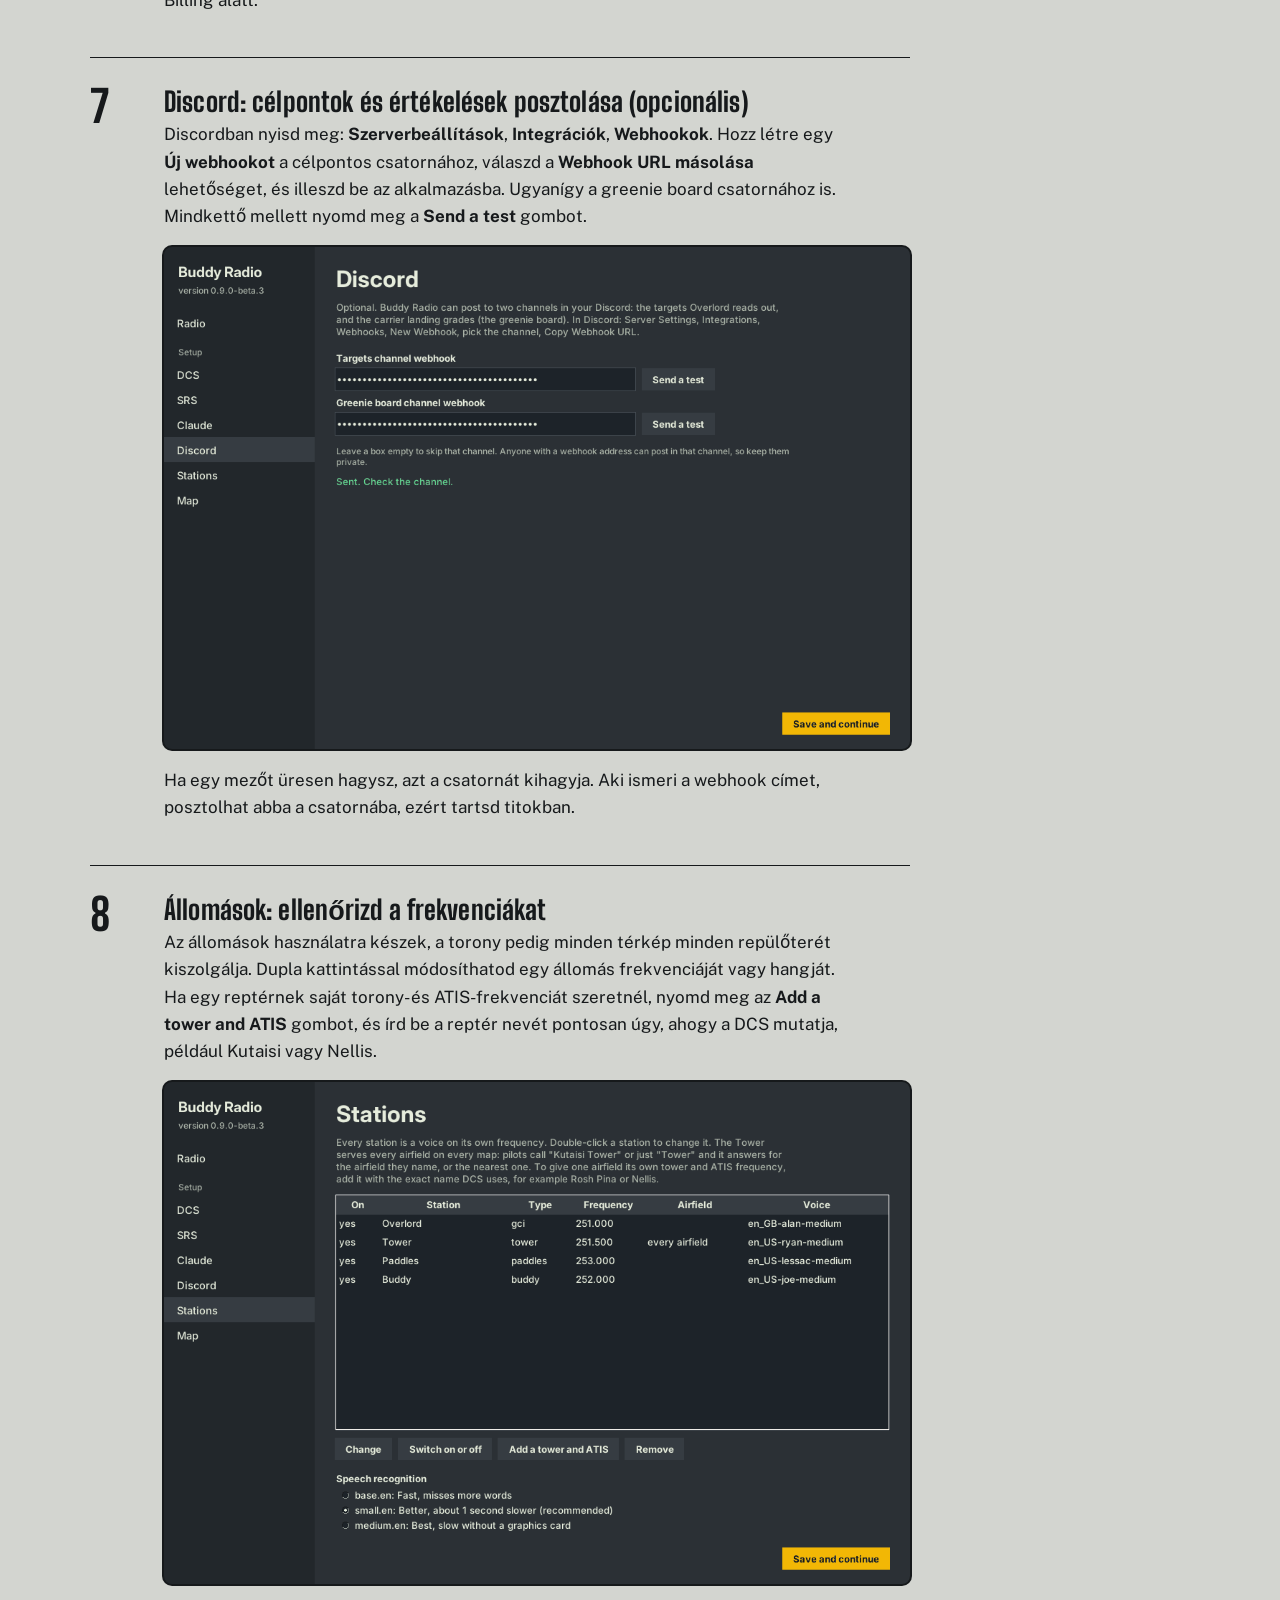
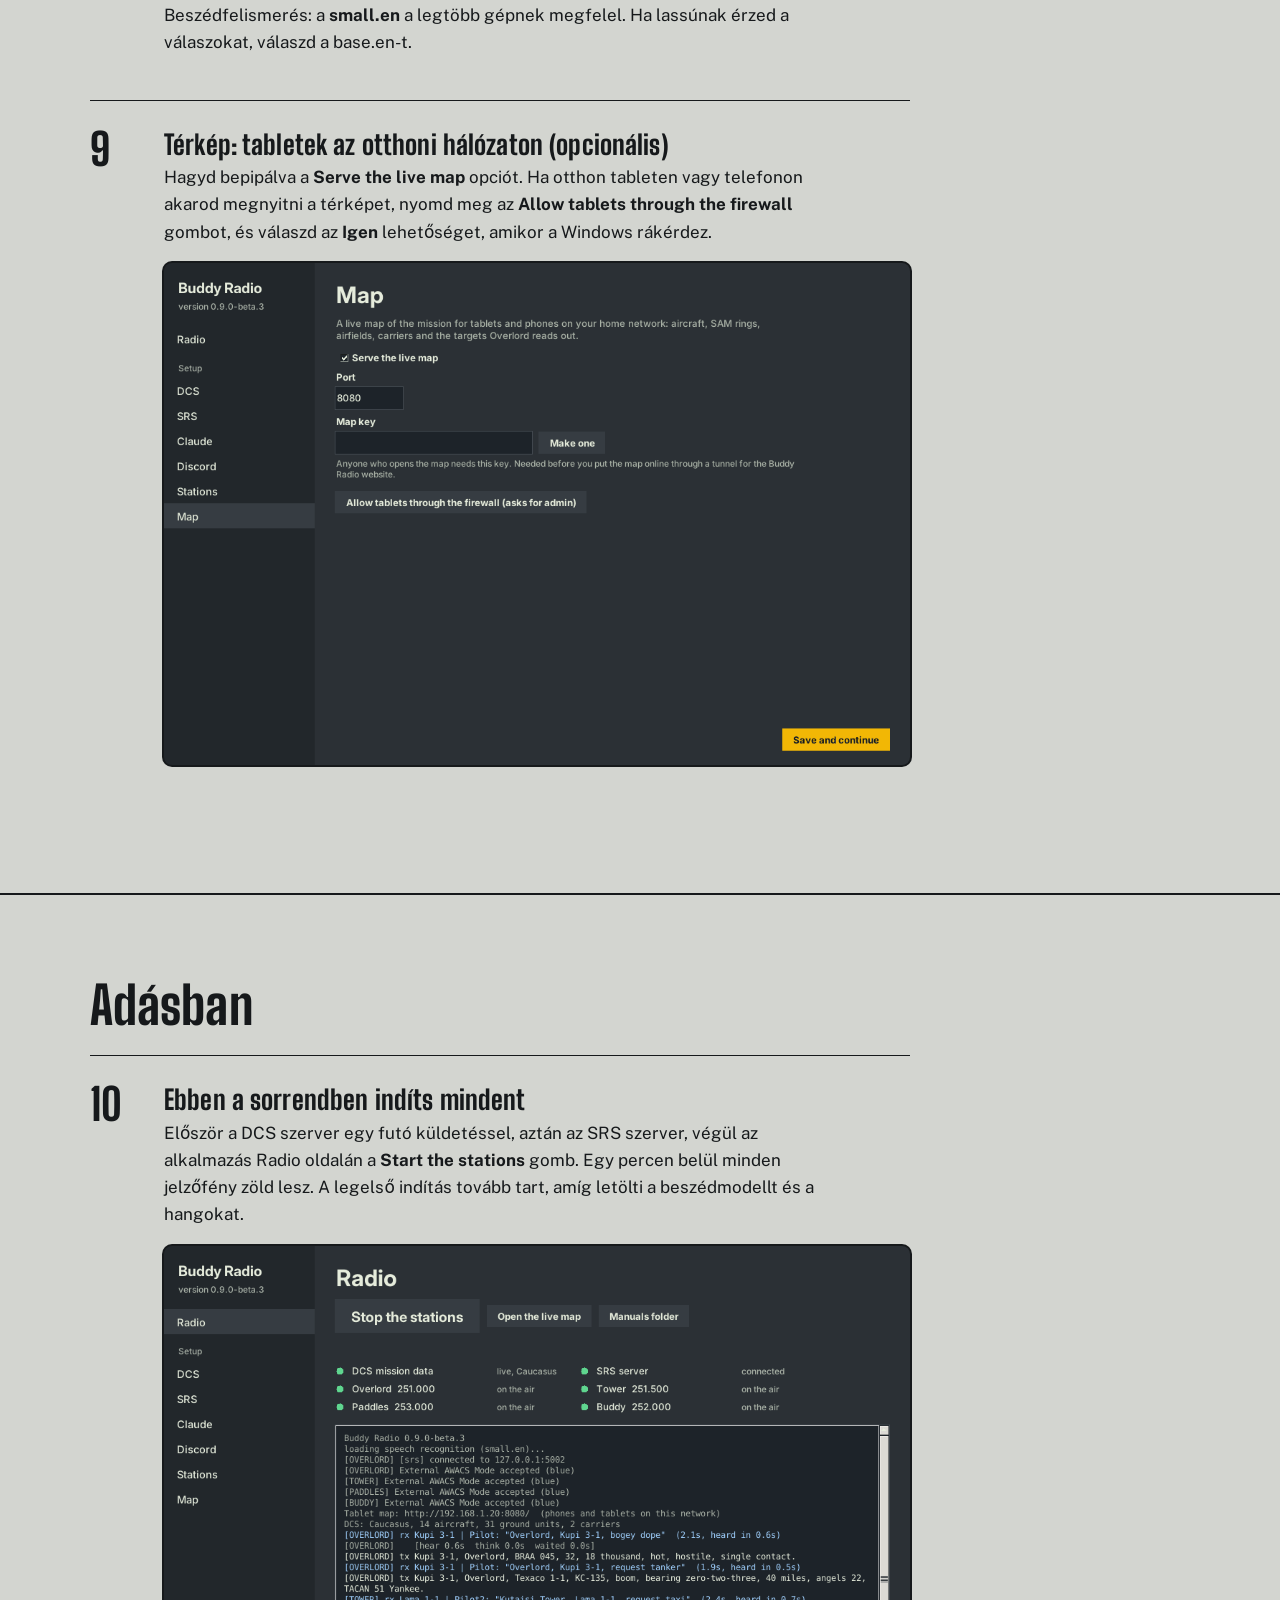
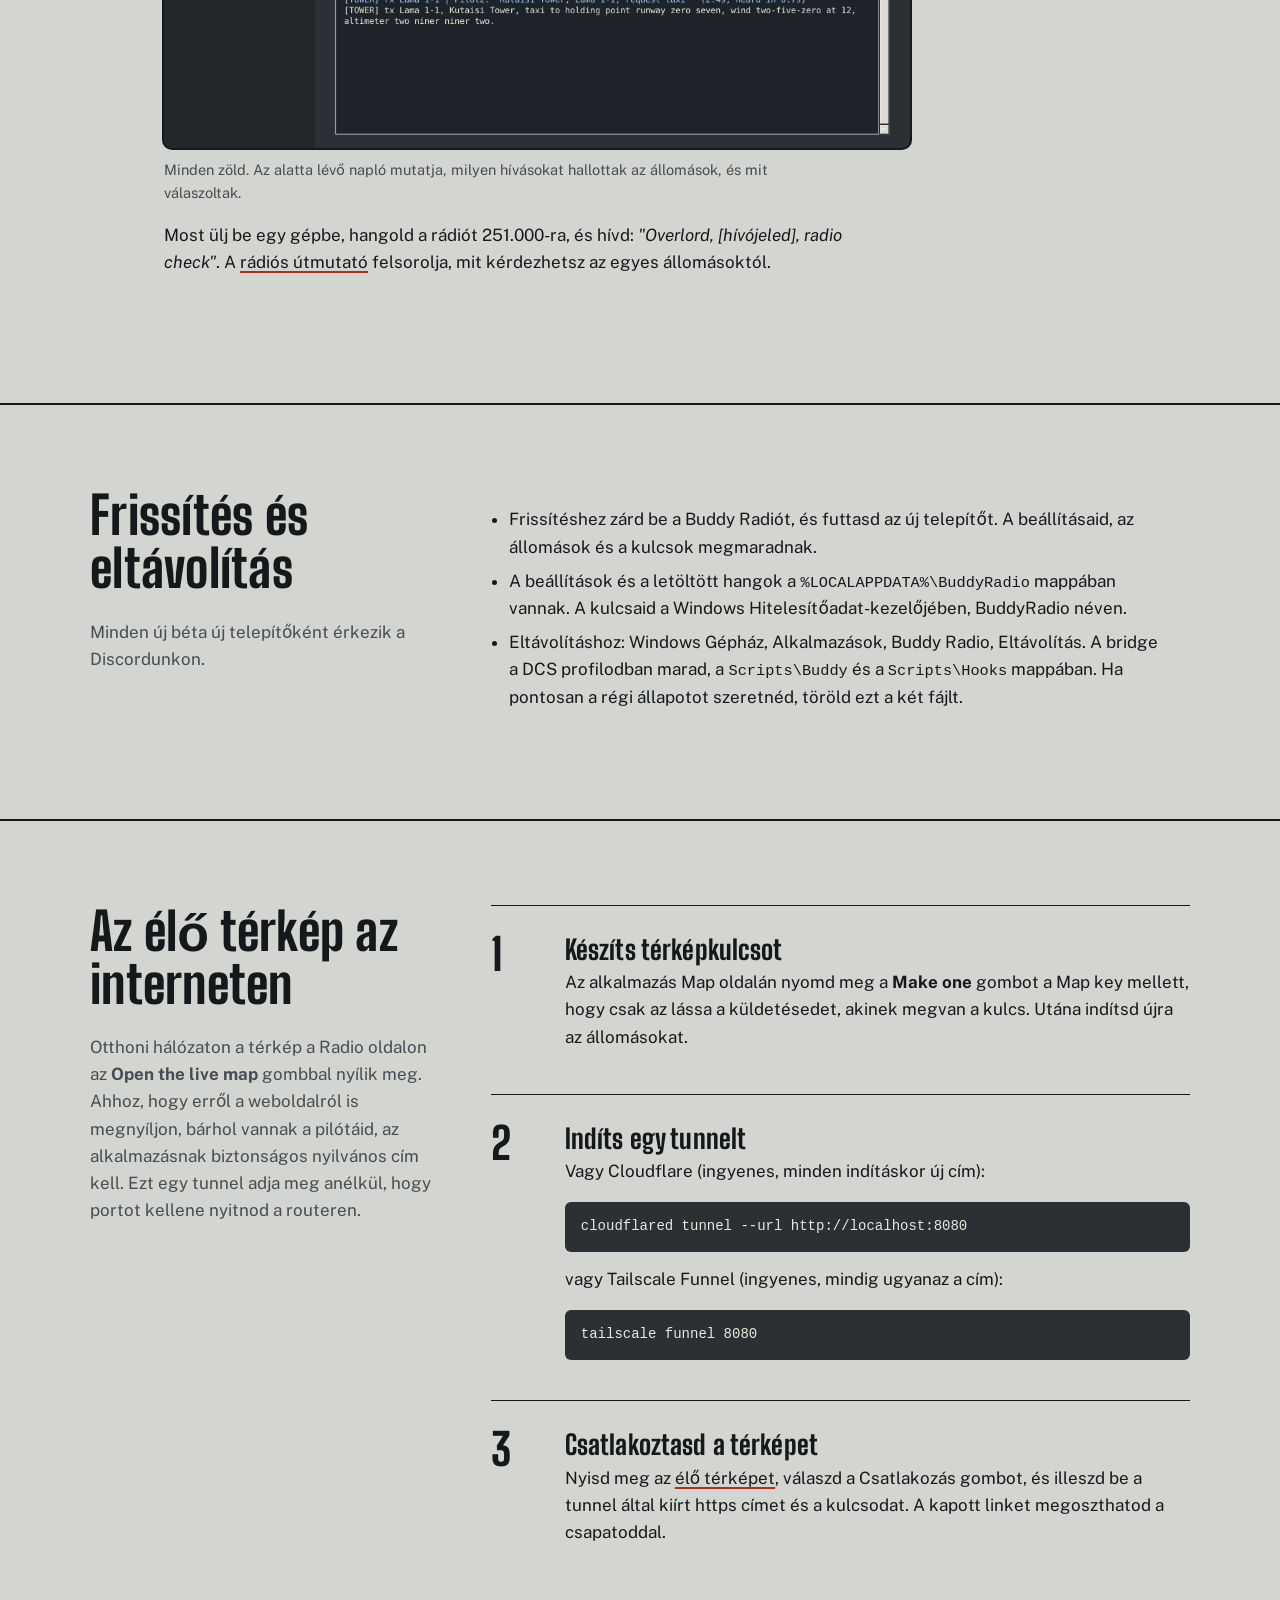
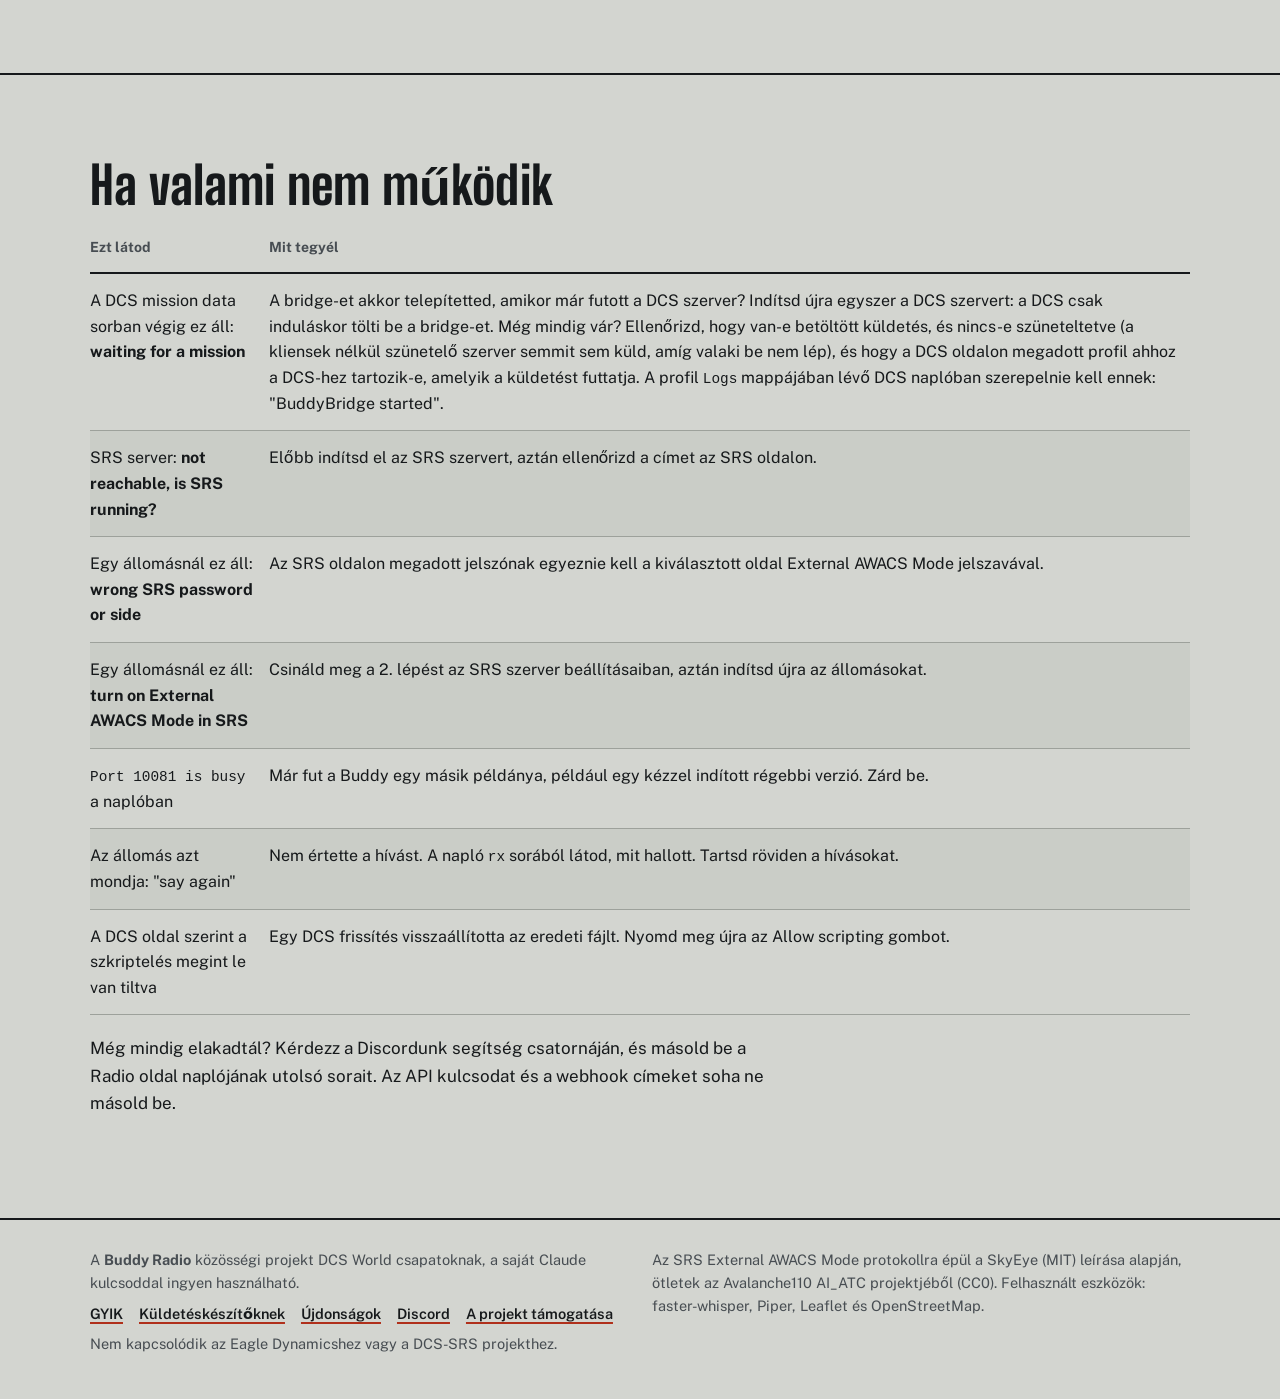
<file: hu/setup.html>
<!doctype html>
<html lang="hu">
<head>
<meta charset="utf-8">
<meta name="viewport" content="width=device-width, initial-scale=1">
<title>Telepítés: Buddy Radio</title>
<meta name="description" content="A Buddy Radio telepítése arra a gépre, amelyik a DCS World küldetéseidet futtatja: mi kell hozzá, a telepítő és az első beállítás, lépésről lépésre.">
<meta property="og:image" content="/assets/img/og.png">
<link rel="alternate" hreflang="en" href="/setup">
<link rel="alternate" hreflang="hu" href="/hu/setup">
<link rel="icon" href="/assets/img/favicon.svg" type="image/svg+xml">
<link rel="stylesheet" href="/assets/fonts.css">
<link rel="stylesheet" href="/assets/site.css">
</head>
<body>
<header class="site-head">
  <div class="wrap">
    <a class="brand" href="/hu/"><svg viewBox="0 0 32 32" aria-hidden="true"><rect width="32" height="32" rx="5" fill="#2b3035"/><path d="M5 17h4l3-8 4 15 3-11 2 4h6" fill="none" stroke="#f2b705" stroke-width="2.6" stroke-linejoin="round" stroke-linecap="round"/></svg>Buddy Radio</a>
    <nav aria-label="Fő navigáció">
      <a href="/hu/">Főoldal</a>
      <a href="/hu/guide">Rádiós útmutató</a>
      <a href="/hu/setup" aria-current="page">Telepítés</a>
      <a href="/hu/faq">GYIK</a>
      <a href="/hu/map">Élő térkép</a>
      <a class="lang" href="/setup" hreflang="en" lang="en">English</a>
    </nav>
  </div>
</header>

<main>
  <div class="wrap" style="padding-top:clamp(32px,5vw,56px)">
    <h1 style="font-size:clamp(44px,6vw,72px);margin-bottom:.4em">Telepítés</h1>
    <p>A Buddy Radio egy Windowsos alkalmazás. Arra a gépre telepítsd, amelyik a küldetéseidet futtatja, a DCS szerver és az SRS szerver mellé. A pilótáknak semmit sem kell telepíteniük, csak behangolják a rádiójukat.</p>
    <div class="access">
      <div>
        <h2>A telepítő</h2>
        <p>A Buddy Radio zárt bétában van. Lépj be a Discordunkra, kérj korai hozzáférést, és elküldjük a telepítőt.</p>
      </div>
      <a class="btn primary" href="https://discord.gg/kqw8F5fNe6">Korai hozzáférést kérek</a>
    </div>
  </div>

  <section style="border-top:0;padding-top:28px">
    <div class="wrap split">
      <div>
        <h2>Amire szükséged lesz</h2>
        <p>Ezeket nézd meg telepítés előtt. A beszédfelismerés a processzoron fut, valahányszor valaki beszél, ezért erősebb CPU gyorsabb válaszokat jelent.</p>
      </div>
      <dl class="facts">
        <div><dt>Windowsos gép</dt><dd>64 bites Windows 10 vagy 11, az a gép, amelyik a DCS szerveredet futtatja vagy a multiplayer küldetéseidet hosztolja. Legalább 16 GB memória, egy nagy küldetéshez, mint a Foothold, a 32 GB kényelmes.</dd></div>
        <div><dt>DCS World</dt><dd>A DCS World dedikált szerver, vagy maga a DCS, ha a saját játékodból hosztolsz.</dd></div>
        <div><dt>Az SRS szerver</dt><dd>DCS-SRS, a szervere ugyanezen a gépen vagy a hálózatodon fut. A pilóták a szokásos SRS klienssel csatlakoznak.</dd></div>
        <div><dt>Claude API kulcs</dt><dd>A saját kulcsod a console.anthropic.com oldalról, néhány dollár előre fizetett kerettel. Egy mozgalmas este öt pilótával jóval egy dollár alatt marad. Az 1. lépés megmutatja, hogyan szerezz egyet.</dd></div>
        <div><dt>Lemez és internet</dt><dd>Nagyjából 2 GB szabad hely. Az első indításkor letölti a beszédmodellt és a hangokat, ehhez internet kell, és pár percig tart.</dd></div>
        <div><dt>Opcionális</dt><dd>Egy Discord szerver a célpont- és greenie board posztoknak, és egy tablet vagy telefon az élő térképhez.</dd></div>
      </dl>
    </div>
  </section>

  <section>
    <div class="wrap">
      <h2>Telepítés előtt</h2>
      <ol class="steps">
        <li>
          <h3>Szerezz Claude API kulcsot</h3>
          <p>Menj a <a href="https://console.anthropic.com">console.anthropic.com</a> oldalra, és regisztrálj. A <b>Billing</b> alatt vegyél néhány dollár keretet, és hagyd kikapcsolva az automatikus feltöltést (auto-reload), így soha nem költhetsz többet, mint amennyit vettél. Utána nyisd meg az <b>API Keys</b> oldalt, válaszd a <b>Create Key</b> gombot, és másold ki a kulcsot.</p>
          <p>A kulcsot csak egyszer mutatja meg. Tartsd jelszókezelőben, amíg az alkalmazás el nem kéri, és soha ne tedd ki Discordra vagy chatbe: aki ismeri a kulcsot, a te keretedet költi.</p>
        </li>
        <li>
          <h3>Kapcsold be az External AWACS Mode-ot az SRS-ben</h3>
          <p>Az SRS szerver beállításaiban kapcsold be az <b>External AWACS Mode</b>-ot, és adj meg jelszót mindkét oldalnak. A Buddy állomások így csatlakoznak az SRS-hez, mint egy AWACS játékos. A kék oldal jelszavát az 5. lépésben írod be az alkalmazásba.</p>
        </li>
      </ol>
    </div>
  </section>

  <section>
    <div class="wrap">
      <h2>Az alkalmazás telepítése</h2>
      <ol class="steps" style="counter-reset:step 2">
        <li>
          <h3>Futtasd a telepítőt</h3>
          <p>Kattints duplán a <code>BuddyRadio-Setup.exe</code> fájlra. Mivel a béta még nincs tanúsítvánnyal aláírva, a Windows előbb figyelmeztet. Válaszd a <b>További információ</b> (More info), majd a <b>Futtatás mindenképp</b> (Run anyway) lehetőséget.</p>
          <figure class="figure">
            <svg class="smartscreen" viewBox="0 0 760 270" role="img" aria-label="A Windows védelmi figyelmeztetése: először További információ, utána Futtatás mindenképp.">
              <g>
                <rect x="1" y="1" width="368" height="268" rx="6" fill="#1d5a8c"/>
                <text x="24" y="50" fill="#fff" font-size="22" font-weight="700">Windows protected your PC</text>
                <rect x="24" y="74" width="300" height="9" rx="4" fill="#ffffff55"/>
                <rect x="24" y="92" width="250" height="9" rx="4" fill="#ffffff55"/>
                <rect x="16" y="118" width="102" height="34" rx="4" fill="none" stroke="#f2b705" stroke-width="3"/>
                <text x="26" y="141" fill="#fff" font-size="16" text-decoration="underline">More info</text>
                <rect x="232" y="214" width="116" height="36" rx="3" fill="#ffffff22" stroke="#ffffff88"/>
                <text x="290" y="237" fill="#fff" font-size="15" text-anchor="middle">Don't run</text>
                <circle cx="134" cy="135" r="15" fill="#f2b705"/><text x="134" y="141" font-size="17" font-weight="800" text-anchor="middle" fill="#16191b">1</text>
              </g>
              <g transform="translate(390 0)">
                <rect x="1" y="1" width="368" height="268" rx="6" fill="#1d5a8c"/>
                <text x="24" y="50" fill="#fff" font-size="22" font-weight="700">Windows protected your PC</text>
                <rect x="24" y="74" width="300" height="9" rx="4" fill="#ffffff55"/>
                <text x="24" y="124" fill="#ffffffcc" font-size="14">App: BuddyRadio-Setup-0.9.0-beta.1.exe</text>
                <text x="24" y="146" fill="#ffffffcc" font-size="14">Publisher: Unknown publisher</text>
                <rect x="104" y="214" width="116" height="36" rx="3" fill="#ffffff22" stroke="#ffffff88"/>
                <text x="162" y="237" fill="#fff" font-size="15" text-anchor="middle">Run anyway</text>
                <rect x="98" y="208" width="128" height="48" rx="5" fill="none" stroke="#f2b705" stroke-width="3"/>
                <rect x="232" y="214" width="116" height="36" rx="3" fill="#ffffff22" stroke="#ffffff88"/>
                <text x="290" y="237" fill="#fff" font-size="15" text-anchor="middle">Don't run</text>
                <circle cx="80" cy="232" r="15" fill="#f2b705"/><text x="80" y="238" font-size="17" font-weight="800" text-anchor="middle" fill="#16191b">2</text>
              </g>
            </svg>
            <figcaption>Vázlat a figyelmeztetésről (magyar Windowson: „A Windows megvédte a számítógépet”). Csak azt a telepítőt futtasd, amit tőlünk kaptál Discordon.</figcaption>
          </figure>
          <p>Amikor a Windows megkérdezi, hogy az alkalmazás módosíthat-e az eszközön, válaszd az <b>Igen</b> gombot. Utána kattints végig a telepítőn: hagyd a javasolt mappát, pipáld be az asztali parancsikont, ha kéred, válaszd az <b>Install</b> gombot, és a végén hagyd bepipálva a <b>Start Buddy Radio</b> opciót.</p>
        </li>
      </ol>
    </div>
  </section>

  <section>
    <div class="wrap">
      <h2>Első beállítás az alkalmazásban</h2>
      <p style="max-width:var(--measure)">Első megnyitáskor az alkalmazás sorban végigvezet a beállítási oldalain. A bal oszlopban egy sárga <b>!</b> jelzi, ha egy oldalon még hiányzik valami. Minden oldal alján a <b>Save and continue</b> gombbal lépsz a következőre. Az alkalmazás angol nyelvű, ezért a gombok nevét angolul írjuk.</p>
      <ol class="steps" style="counter-reset:step 3">
        <li>
          <h3>DCS: telepítsd a bridge-et</h3>
          <p>A bridge egy kis szkript, ami elküldi az alkalmazásnak a küldetés pozícióit, repülőtereit és időjárását. Ellenőrizd mindkét mappát:</p>
          <ul class="plain">
            <li>A <b>DCS profile</b> annak a DCS-nek a Saved Games mappája, amelyik a küldetéseidet futtatja. Dedikált szervernél ez általában a <code>DCS.dcs_serverrelease</code>, ha a saját játékodból hosztolsz, akkor a <code>DCS</code>.</li>
            <li>A <b>DCS install folder</b> az a mappa, ahová ez a DCS telepítve van, például <code>C:\Program Files\Eagle Dynamics\DCS World Server</code>.</li>
          </ul>
          <figure class="figure"><a href="/assets/img/setup/app-first-start.png"><img class="shot" src="/assets/img/setup/app-first-start.png" width="1040" height="700" loading="lazy" alt="A DCS oldal első indításkor: kitöltött mappák, két piros jelzőfény, alatta az Install the bridge és az Allow scripting gomb."></a><figcaption>Első indítás: mindkét jelzőfény piros.</figcaption></figure>
          <p>Nyomd meg az <b>Install the bridge</b> gombot. Utána nyomd meg az <b>Allow scripting</b> gombot, és válaszd az <b>Igen</b> lehetőséget, amikor a Windows rákérdez. Mindkét jelzőfény zöld lesz. Indítsd újra egyszer a DCS szervert, hogy betöltse a bridge-et.</p>
          <figure class="figure"><a href="/assets/img/setup/app-dcs.png"><img class="shot" src="/assets/img/setup/app-dcs.png" width="1040" height="700" loading="lazy" alt="A DCS oldal két zöld jelzőfénnyel: a bridge telepítve, a küldetés-szkriptelés engedi."></a><figcaption>Kész: mindkét jelzőfény zöld.</figcaption></figure>
          <p>A DCS frissítések visszacsinálják a szkriptelési módosítást. Ha frissítés után a Buddy nem kap küldetésadatot, gyere vissza erre az oldalra, és nyomd meg újra az Allow scripting gombot.</p>
        </li>
        <li>
          <h3>SRS: csatlakozás az SRS szerveredhez</h3>
          <p>Hagyd a címet <code>127.0.0.1:5002</code> értéken, ha az SRS ezen a gépen fut. Írd be a 2. lépésben megadott External AWACS Mode jelszót, válaszd ki, melyik oldalnak dolgoznak az állomások, és nyomd meg a <b>Test the connection</b> gombot.</p>
          <figure class="figure"><a href="/assets/img/setup/app-srs.png"><img class="shot" src="/assets/img/setup/app-srs.png" width="1040" height="700" loading="lazy" alt="Az SRS oldal: szervercím, rejtett jelszó, kiválasztott kék oldal, és zöld üzenet, hogy az SRS szerver válaszol."></a></figure>
        </li>
        <li>
          <h3>Claude: illeszd be az API kulcsodat</h3>
          <p>Illeszd be az 1. lépésben kapott kulcsot, és hagyd a <b>Haiku</b> modellt kiválasztva, az a leggyorsabb és a legolcsóbb. Nyomd meg a <b>Test the key</b> gombot. Ha zölden azt írja, „The key works”, kész vagy.</p>
          <figure class="figure"><a href="/assets/img/setup/app-claude.png"><img class="shot" src="/assets/img/setup/app-claude.png" width="1040" height="700" loading="lazy" alt="A Claude oldal: rejtett API kulcs, kiválasztott Haiku, és a zöld The key works üzenet."></a></figure>
          <p>A kulcsot a Windows Hitelesítőadat-kezelője (Credential Manager) tárolja, soha nem kerül fájlba. Ha az Anthropic azt írja, hogy nincs keret a fiókon, tölts fel a konzolban a Billing alatt.</p>
        </li>
        <li>
          <h3>Discord: célpontok és értékelések posztolása (opcionális)</h3>
          <p>Discordban nyisd meg: <b>Szerverbeállítások</b>, <b>Integrációk</b>, <b>Webhookok</b>. Hozz létre egy <b>Új webhookot</b> a célpontos csatornához, válaszd a <b>Webhook URL másolása</b> lehetőséget, és illeszd be az alkalmazásba. Ugyanígy a greenie board csatornához is. Mindkettő mellett nyomd meg a <b>Send a test</b> gombot.</p>
          <figure class="figure"><a href="/assets/img/setup/app-discord.png"><img class="shot" src="/assets/img/setup/app-discord.png" width="1040" height="700" loading="lazy" alt="A Discord oldal: két rejtett webhook cím Send a test gombokkal, és a zöld Sent üzenet."></a></figure>
          <p>Ha egy mezőt üresen hagysz, azt a csatornát kihagyja. Aki ismeri a webhook címet, posztolhat abba a csatornába, ezért tartsd titokban.</p>
        </li>
        <li>
          <h3>Állomások: ellenőrizd a frekvenciákat</h3>
          <p>Az állomások használatra készek, a torony pedig minden térkép minden repülőterét kiszolgálja. Dupla kattintással módosíthatod egy állomás frekvenciáját vagy hangját. Ha egy reptérnek saját torony- és ATIS-frekvenciát szeretnél, nyomd meg az <b>Add a tower and ATIS</b> gombot, és írd be a reptér nevét pontosan úgy, ahogy a DCS mutatja, például Kutaisi vagy Nellis.</p>
          <figure class="figure"><a href="/assets/img/setup/app-stations.png"><img class="shot" src="/assets/img/setup/app-stations.png" width="1040" height="700" loading="lazy" alt="Az Állomások oldal: Overlord 251.000, Tower 251.500 minden reptérre, Paddles 253.000 és Buddy 252.000, alatta a beszédfelismerés választója."></a></figure>
          <p>Beszédfelismerés: a <b>small.en</b> a legtöbb gépnek megfelel. Ha lassúnak érzed a válaszokat, válaszd a base.en-t.</p>
        </li>
        <li>
          <h3>Térkép: tabletek az otthoni hálózaton (opcionális)</h3>
          <p>Hagyd bepipálva a <b>Serve the live map</b> opciót. Ha otthon tableten vagy telefonon akarod megnyitni a térképet, nyomd meg az <b>Allow tablets through the firewall</b> gombot, és válaszd az <b>Igen</b> lehetőséget, amikor a Windows rákérdez.</p>
          <figure class="figure"><a href="/assets/img/setup/app-map.png"><img class="shot" src="/assets/img/setup/app-map.png" width="1040" height="700" loading="lazy" alt="A Térkép oldal: bepipált Serve the live map, 8080-as port, térképkulcs mező Make one gombbal, és a tűzfal gomb."></a></figure>
        </li>
      </ol>
    </div>
  </section>

  <section>
    <div class="wrap">
      <h2>Adásban</h2>
      <ol class="steps" style="counter-reset:step 9">
        <li>
          <h3>Ebben a sorrendben indíts mindent</h3>
          <p>Először a DCS szerver egy futó küldetéssel, aztán az SRS szerver, végül az alkalmazás Radio oldalán a <b>Start the stations</b> gomb. Egy percen belül minden jelzőfény zöld lesz. A legelső indítás tovább tart, amíg letölti a beszédmodellt és a hangokat.</p>
          <figure class="figure"><a href="/assets/img/setup/app-radio.png"><img class="shot" src="/assets/img/setup/app-radio.png" width="1040" height="700" loading="lazy" alt="A Radio oldal csupa zöld jelzőfénnyel: élő DCS küldetésadat, csatlakozott SRS, minden állomás adásban, alatta a hívások és válaszok naplója."></a><figcaption>Minden zöld. Az alatta lévő napló mutatja, milyen hívásokat hallottak az állomások, és mit válaszoltak.</figcaption></figure>
          <p>Most ülj be egy gépbe, hangold a rádiót 251.000-ra, és hívd: <i>"Overlord, [hívójeled], radio check"</i>. A <a href="/hu/guide">rádiós útmutató</a> felsorolja, mit kérdezhetsz az egyes állomásoktól.</p>
        </li>
      </ol>
    </div>
  </section>

  <section>
    <div class="wrap split">
      <div>
        <h2>Frissítés és eltávolítás</h2>
        <p>Minden új béta új telepítőként érkezik a Discordunkon.</p>
      </div>
      <ul class="plain">
        <li>Frissítéshez zárd be a Buddy Radiót, és futtasd az új telepítőt. A beállításaid, az állomások és a kulcsok megmaradnak.</li>
        <li>A beállítások és a letöltött hangok a <code>%LOCALAPPDATA%\BuddyRadio</code> mappában vannak. A kulcsaid a Windows Hitelesítőadat-kezelőjében, BuddyRadio néven.</li>
        <li>Eltávolításhoz: Windows Gépház, Alkalmazások, Buddy Radio, Eltávolítás. A bridge a DCS profilodban marad, a <code>Scripts\Buddy</code> és a <code>Scripts\Hooks</code> mappában. Ha pontosan a régi állapotot szeretnéd, töröld ezt a két fájlt.</li>
      </ul>
    </div>
  </section>

  <section id="live-map">
    <div class="wrap split">
      <div>
        <h2>Az élő térkép az interneten</h2>
        <p>Otthoni hálózaton a térkép a Radio oldalon az <b>Open the live map</b> gombbal nyílik meg. Ahhoz, hogy erről a weboldalról is megnyíljon, bárhol vannak a pilótáid, az alkalmazásnak biztonságos nyilvános cím kell. Ezt egy tunnel adja meg anélkül, hogy portot kellene nyitnod a routeren.</p>
      </div>
      <div>
        <ol class="steps" style="max-width:none">
          <li>
            <h3>Készíts térképkulcsot</h3>
            <p>Az alkalmazás Map oldalán nyomd meg a <b>Make one</b> gombot a Map key mellett, hogy csak az lássa a küldetésedet, akinek megvan a kulcs. Utána indítsd újra az állomásokat.</p>
          </li>
          <li>
            <h3>Indíts egy tunnelt</h3>
            <p>Vagy Cloudflare (ingyenes, minden indításkor új cím):</p>
<pre>cloudflared tunnel --url http://localhost:8080</pre>
            <p>vagy Tailscale Funnel (ingyenes, mindig ugyanaz a cím):</p>
<pre>tailscale funnel 8080</pre>
          </li>
          <li>
            <h3>Csatlakoztasd a térképet</h3>
            <p>Nyisd meg az <a href="/hu/map">élő térképet</a>, válaszd a Csatlakozás gombot, és illeszd be a tunnel által kiírt https címet és a kulcsodat. A kapott linket megoszthatod a csapatoddal.</p>
          </li>
        </ol>
      </div>
    </div>
  </section>

  <section>
    <div class="wrap">
      <h2>Ha valami nem működik</h2>
      <div class="table-scroll">
      <table class="comm">
        <thead><tr><th scope="col">Ezt látod</th><th scope="col">Mit tegyél</th></tr></thead>
        <tbody>
          <tr><td>A DCS mission data sorban végig ez áll: <b>waiting for a mission</b></td><td>A bridge-et akkor telepítetted, amikor már futott a DCS szerver? Indítsd újra egyszer a DCS szervert: a DCS csak induláskor tölti be a bridge-et. Még mindig vár? Ellenőrizd, hogy van-e betöltött küldetés, és nincs-e szüneteltetve (a kliensek nélkül szünetelő szerver semmit sem küld, amíg valaki be nem lép), és hogy a DCS oldalon megadott profil ahhoz a DCS-hez tartozik-e, amelyik a küldetést futtatja. A profil <code>Logs</code> mappájában lévő DCS naplóban szerepelnie kell ennek: "BuddyBridge started".</td></tr>
          <tr><td>SRS server: <b>not reachable, is SRS running?</b></td><td>Előbb indítsd el az SRS szervert, aztán ellenőrizd a címet az SRS oldalon.</td></tr>
          <tr><td>Egy állomásnál ez áll: <b>wrong SRS password or side</b></td><td>Az SRS oldalon megadott jelszónak egyeznie kell a kiválasztott oldal External AWACS Mode jelszavával.</td></tr>
          <tr><td>Egy állomásnál ez áll: <b>turn on External AWACS Mode in SRS</b></td><td>Csináld meg a 2. lépést az SRS szerver beállításaiban, aztán indítsd újra az állomásokat.</td></tr>
          <tr><td><code>Port 10081 is busy</code> a naplóban</td><td>Már fut a Buddy egy másik példánya, például egy kézzel indított régebbi verzió. Zárd be.</td></tr>
          <tr><td>Az állomás azt mondja: "say again"</td><td>Nem értette a hívást. A napló <code>rx</code> sorából látod, mit hallott. Tartsd röviden a hívásokat.</td></tr>
          <tr><td>A DCS oldal szerint a szkriptelés megint le van tiltva</td><td>Egy DCS frissítés visszaállította az eredeti fájlt. Nyomd meg újra az Allow scripting gombot.</td></tr>
        </tbody>
      </table>
      </div>
      <p style="margin-top:20px">Még mindig elakadtál? Kérdezz a Discordunk segítség csatornáján, és másold be a Radio oldal naplójának utolsó sorait. Az API kulcsodat és a webhook címeket soha ne másold be.</p>
    </div>
  </section>
</main>

<footer class="site-foot">
  <div class="wrap">
    <div>
      <p>A <b>Buddy Radio</b> közösségi projekt DCS World csapatoknak, a saját Claude kulcsoddal ingyen használható.</p>
      <p class="foot-links"><a href="/hu/faq">GYIK</a> <a href="/hu/missions">Küldetéskészítőknek</a> <a href="/hu/changes">Újdonságok</a> <a href="https://discord.gg/kqw8F5fNe6">Discord</a> <a href="/hu/#support">A projekt támogatása</a></p>
      <p>Nem kapcsolódik az Eagle Dynamicshez vagy a DCS-SRS projekthez.</p>
    </div>
    <div>
      <p>Az SRS External AWACS Mode protokollra épül a SkyEye (MIT) leírása alapján, ötletek az Avalanche110 AI_ATC projektjéből (CC0). Felhasznált eszközök: faster-whisper, Piper, Leaflet és OpenStreetMap.</p>
    </div>
  </div>
</footer>
</body>
</html>
</file>
<file: assets/fonts.css>
/* Self-hosted fonts (SIL Open Font License, see assets/fonts/OFL-*.txt) */
@font-face { font-family: "Big Shoulders Display"; font-weight: 700; font-style: normal; font-display: swap; src: url("/assets/fonts/big-shoulders-display-latin-700-normal.woff2") format("woff2"); }
@font-face { font-family: "Big Shoulders Display"; font-weight: 800; font-style: normal; font-display: swap; src: url("/assets/fonts/big-shoulders-display-latin-800-normal.woff2") format("woff2"); }
@font-face { font-family: "Public Sans"; font-weight: 400; font-style: normal; font-display: swap; src: url("/assets/fonts/public-sans-latin-400-normal.woff2") format("woff2"); }
@font-face { font-family: "Public Sans"; font-weight: 400; font-style: italic; font-display: swap; src: url("/assets/fonts/public-sans-latin-400-italic.woff2") format("woff2"); }
@font-face { font-family: "Public Sans"; font-weight: 600; font-style: normal; font-display: swap; src: url("/assets/fonts/public-sans-latin-600-normal.woff2") format("woff2"); }
@font-face { font-family: "Public Sans"; font-weight: 700; font-style: normal; font-display: swap; src: url("/assets/fonts/public-sans-latin-700-normal.woff2") format("woff2"); }
</file>
<file: assets/site.css>
/* Buddy Radio - site styles
   Palette from a Navy jet: light gull gray paint, cockpit panel gray,
   lit panel lettering, flight-deck yellow, and the red of a warning tag. */
:root {
  --gull: #d3d5d0;          /* page */
  --gull-2: #c4c7c1;        /* alternate rows, quiet fills */
  --ink: #16191b;
  --ink-2: #474d52;         /* secondary text, 5.6:1 on gull */
  --rule: #9da19b;
  --panel: #2b3035;         /* radio panel */
  --panel-2: #363c42;
  --lit: #e6ecdc;           /* panel lettering */
  --lit-2: #a9b2a6;
  --deck: #f2b705;          /* flight-deck yellow, on dark only */
  --signal: #b0301b;        /* warning-tag red, links and the one button */
  --friend: #4fa3ff;
  --foe: #ff5a5a;

  --display: "Big Shoulders Display", "Arial Narrow", sans-serif;
  --body: "Public Sans", system-ui, sans-serif;
  --mono: ui-monospace, "Cascadia Mono", Consolas, monospace;

  --measure: 68ch;
  --gutter: clamp(16px, 4vw, 40px);
}

* { box-sizing: border-box; }
html { -webkit-text-size-adjust: 100%; }
body {
  margin: 0;
  background: var(--gull);
  color: var(--ink);
  font: 400 17px/1.6 var(--body);
  font-feature-settings: "tnum" 0;
}
img, svg { max-width: 100%; height: auto; display: block; }
a { color: var(--ink); text-decoration-color: var(--signal); text-decoration-thickness: 2px; text-underline-offset: 3px; }
a:hover { color: var(--signal); }
:focus-visible { outline: 3px solid var(--signal); outline-offset: 3px; border-radius: 2px; }
code, kbd { font-family: var(--mono); font-size: .9em; }
p { margin: 0 0 1em; max-width: var(--measure); }

h1, h2, h3 { font-family: var(--display); font-weight: 800; line-height: 1.02; letter-spacing: .005em; margin: 0; }
h1 { font-size: clamp(48px, 7.4vw, 92px); }
h2 { font-size: clamp(34px, 4.4vw, 52px); margin-bottom: .45em; }
h3 { font-size: 27px; margin-bottom: .35em; }

.wrap { max-width: 1180px; margin: 0 auto; padding: 0 var(--gutter); }

/* ---------- header ---------- */
.site-head { border-bottom: 2px solid var(--ink); }
.site-head .wrap { display: flex; align-items: center; gap: 24px; min-height: 64px; flex-wrap: wrap; }
.brand { display: flex; align-items: center; gap: 10px; text-decoration: none; font: 800 26px/1 var(--display); color: var(--ink); }
.brand svg { width: 30px; height: 30px; }
.site-head nav { margin-left: auto; display: flex; gap: 6px; flex-wrap: wrap; }
.site-head nav a { text-decoration: none; padding: 8px 12px; font-weight: 600; font-size: 15px; border-radius: 3px; }
.site-head nav a[aria-current="page"] { background: var(--ink); color: var(--gull); }
.site-head nav a:hover { background: var(--gull-2); color: var(--ink); }
.site-head nav a[aria-current="page"]:hover { background: var(--ink); color: var(--gull); }
.site-head nav a.lang { border: 2px solid var(--ink); padding: 6px 10px; margin-left: 6px; }

/* ---------- hero ---------- */
.hero { padding: clamp(36px, 6vw, 72px) 0 clamp(48px, 7vw, 88px); }
.hero .wrap { display: grid; grid-template-columns: minmax(0, 5fr) minmax(0, 7fr); gap: clamp(28px, 4vw, 56px); align-items: start; }
.hero h1 { max-width: 9ch; }
.hero .lede { font-size: 20px; line-height: 1.55; color: var(--ink); margin: 26px 0 30px; max-width: 34ch; }
.actions { display: flex; gap: 12px; flex-wrap: wrap; }
.btn { display: inline-block; padding: 13px 20px; font-weight: 700; font-size: 16px; text-decoration: none; border: 2px solid var(--ink); border-radius: 3px; background: transparent; color: var(--ink); }
.btn:hover { background: var(--ink); color: var(--gull); }
.btn.primary { background: var(--signal); border-color: var(--signal); color: #fff; }
.btn.primary:hover { background: #8f2614; border-color: #8f2614; color: #fff; }

/* the radio */
.radio { background: var(--panel); color: var(--lit); border-radius: 10px; box-shadow: inset 0 0 0 1px #454c53, 0 18px 40px -22px #000; display: grid; grid-template-columns: 210px minmax(0, 1fr); min-height: 460px; overflow: hidden; }
.channels { list-style: none; margin: 0; padding: 14px 0; border-right: 1px solid #454c53; background: #262b30; }
.channels button { all: unset; box-sizing: border-box; display: grid; grid-template-columns: auto 1fr; column-gap: 10px; width: 100%; padding: 11px 18px; cursor: pointer; color: var(--lit-2); }
.channels button .f { font: 700 22px/1.1 var(--display); color: var(--lit); font-variant-numeric: tabular-nums; }
.channels button .n { grid-column: 1 / -1; font-size: 13.5px; }
.channels button:hover .f { color: var(--deck); }
.channels button[aria-selected="true"] { background: var(--panel); box-shadow: inset 4px 0 0 var(--deck); }
.channels button[aria-selected="true"] .f { color: var(--deck); }
.channels button:focus-visible { outline: 2px solid var(--deck); outline-offset: -4px; }
.readout { padding: 22px clamp(18px, 3vw, 30px) 26px; display: flex; flex-direction: column; min-width: 0; }
.readout .freq { font: 800 clamp(56px, 6.6vw, 92px)/.9 var(--display); white-space: nowrap; color: var(--deck); font-variant-numeric: tabular-nums; letter-spacing: .01em; }
.readout .freq small { font-size: .32em; color: var(--lit-2); margin-left: .3em; font-weight: 700; }
.readout .who { color: var(--lit-2); font-size: 15px; margin: 8px 0 18px; }
.log { list-style: none; margin: 0; padding: 0; display: grid; gap: 12px; }
.log li { display: grid; grid-template-columns: 92px minmax(0, 1fr); gap: 12px; font-size: 15.5px; line-height: 1.5; }
.log .from { font-weight: 700; color: var(--lit-2); font-size: 13.5px; padding-top: 2px; }
.log .you .from { color: var(--friend); }
.log .auto .from { color: var(--deck); }
.log .txt { color: var(--lit); }
.log li.in { animation: rx .35s ease-out both; }
@keyframes rx { from { opacity: 0; transform: translateY(4px); } to { opacity: 1; transform: none; } }
.readout .note { margin-top: auto; padding-top: 20px; font-size: 13.5px; color: var(--lit-2); }

/* ---------- sections ---------- */
section { padding: clamp(48px, 7vw, 84px) 0; border-top: 2px solid var(--ink); }
.split { display: grid; grid-template-columns: minmax(0, 4fr) minmax(0, 8fr); gap: clamp(24px, 4vw, 56px); }
.split > :first-child p { color: var(--ink-2); }

.facts { margin: 0; display: grid; gap: 0; border-top: 1px solid var(--rule); }
.facts > div { display: grid; grid-template-columns: minmax(0, 5fr) minmax(0, 7fr); gap: 20px; padding: 18px 0; border-bottom: 1px solid var(--rule); }
.facts dt { font: 700 25px/1.1 var(--display); }
.facts dd { margin: 0; color: var(--ink-2); }

/* comm card: the stations table */
.comm { width: 100%; border-collapse: collapse; font-size: 16px; }
.comm caption { text-align: left; font-weight: 700; padding-bottom: 10px; color: var(--ink-2); font-size: 15px; }
.comm th, .comm td { text-align: left; vertical-align: top; padding: 14px 14px 14px 0; border-bottom: 1px solid var(--rule); }
.comm thead th { font-size: 14px; font-weight: 700; color: var(--ink-2); border-bottom: 2px solid var(--ink); padding-top: 0; }
.comm td.f { font: 800 30px/1 var(--display); font-variant-numeric: tabular-nums; white-space: nowrap; padding-right: 22px; }
.comm td.s { font-weight: 700; white-space: nowrap; }
.comm td.s a { text-decoration-thickness: 1.5px; }
.comm tbody tr:nth-child(even) td { background: color-mix(in srgb, var(--gull-2) 55%, transparent); }
.table-scroll { overflow-x: auto; }

.figure { margin: 0; }
.figure figcaption { font-size: 14.5px; color: var(--ink-2); margin-top: 10px; max-width: var(--measure); }
.shot { border-radius: 8px; box-shadow: 0 0 0 2px var(--ink); overflow: hidden; background: var(--panel); }

/* Discord-style posts (what lands in your channels) */
.posts { display: grid; grid-template-columns: repeat(2, minmax(0, 1fr)); gap: 20px; }
.post { background: #313338; color: #dbdee1; border-radius: 8px; padding: 16px 16px 18px; font: 15px/1.4 system-ui, sans-serif; }
.post .meta { display: flex; align-items: baseline; gap: 8px; margin-bottom: 8px; }
.post .meta b { color: #fff; }
.post .meta span { color: #949ba4; font-size: 12px; }
.post .chan { color: #949ba4; font-size: 13px; margin-bottom: 10px; }
.embed { border-left: 4px solid; border-radius: 4px; background: #2b2d31; padding: 10px 14px 12px; }
.embed .t { color: #fff; font-weight: 700; margin-bottom: 6px; }
.embed .g { display: grid; grid-template-columns: 1fr 1fr; gap: 8px 14px; margin-top: 8px; }
.embed .k { color: #fff; font-weight: 600; font-size: 13.5px; }
.embed .v { font-size: 13.5px; }
.embed code { background: #1e1f22; padding: 1px 4px; border-radius: 3px; font-size: 12.5px; }

/* ---------- guide ---------- */
.doc { display: grid; grid-template-columns: 220px minmax(0, 1fr); gap: clamp(24px, 4vw, 56px); padding-top: clamp(32px, 5vw, 56px); padding-bottom: 80px; }
.toc { position: sticky; top: 20px; align-self: start; font-size: 15px; }
.toc a { display: block; padding: 6px 0 6px 12px; text-decoration: none; border-left: 2px solid var(--rule); }
.toc a .f { display: block; font: 700 20px/1 var(--display); font-variant-numeric: tabular-nums; }
.toc a:hover { border-left-color: var(--signal); color: var(--ink); }
.doc article > section:first-child { border-top: 0; padding-top: 0; }
.doc article section { padding: 44px 0; border-top: 1px solid var(--ink); }
.station-head { display: flex; align-items: baseline; gap: 18px; flex-wrap: wrap; margin-bottom: 14px; }
.station-head .f { font: 800 clamp(40px, 5vw, 60px)/1 var(--display); font-variant-numeric: tabular-nums; }
.station-head h2 { margin: 0; }
.doc article section > h3 { margin-top: 30px; }
.doc article section > h1 + h3, .doc article section > .station-head + h3 { margin-top: 8px; }

.says { width: 100%; border-collapse: collapse; margin: 18px 0 22px; font-size: 15.5px; }
.says th { text-align: left; font-size: 14px; color: var(--ink-2); padding: 0 12px 8px 0; border-bottom: 2px solid var(--ink); }
.says td { vertical-align: top; padding: 12px 12px 12px 0; border-bottom: 1px solid var(--rule); }
.says td:first-child { width: 38%; font-weight: 600; }
.says td em { font-style: normal; color: var(--ink-2); font-weight: 400; }

.callout { background: var(--panel); color: var(--lit); padding: 16px 20px; border-radius: 6px; max-width: var(--measure); font-size: 15.5px; }
.callout b { color: var(--deck); }
.callout a { color: var(--lit); text-decoration-color: var(--deck); }
ul.plain { padding-left: 1.1em; max-width: var(--measure); }
ul.plain li { margin-bottom: .4em; }

.grades { border-collapse: collapse; font-size: 15.5px; margin: 14px 0 6px; }
.grades td, .grades th { padding: 8px 18px 8px 0; border-bottom: 1px solid var(--rule); text-align: left; }
.grades th { font-size: 14px; color: var(--ink-2); border-bottom: 2px solid var(--ink); }
.sq { display: inline-block; width: 14px; height: 14px; border-radius: 2px; vertical-align: -2px; margin-right: 8px; }

/* setup steps (a real sequence, so numbered) */
.steps { counter-reset: step; list-style: none; padding: 0; margin: 0; max-width: 820px; }
.steps > li { counter-increment: step; position: relative; padding: 26px 0 26px 74px; border-top: 1px solid var(--ink); }
.steps > li::before { content: counter(step); font: 800 44px/1 var(--display); position: absolute; left: 0; top: 26px; }
.steps h3 { margin: 4px 0 6px; }
/* setup page: early access and the Windows warning sketch */
.access { display: flex; align-items: center; justify-content: space-between; gap: 18px 32px; flex-wrap: wrap; max-width: 820px; margin: 24px 0 8px; padding: 20px 24px; border: 2px solid var(--ink); border-radius: 6px; }
.access h2 { font-size: 30px; margin: 0 0 4px; }
.access > div { flex: 1 1 340px; }
.access p { margin: 0; color: var(--ink-2); max-width: 52ch; }
.smartscreen { font-family: "Segoe UI", var(--body); margin: 6px 0 0; }
.steps .figure { margin: 14px 0 18px; }
pre { background: var(--panel); color: var(--lit); padding: 14px 16px; border-radius: 6px; overflow-x: auto; font: 14px/1.55 var(--mono); max-width: 100%; margin: 10px 0 14px; }
pre .c { color: var(--lit-2); }

/* ---------- footer ---------- */
.site-foot { border-top: 2px solid var(--ink); padding: 28px 0 40px; font-size: 14.5px; color: var(--ink-2); }
.site-foot .wrap { display: grid; grid-template-columns: minmax(0, 1fr) minmax(0, 1fr); gap: 24px; }
.site-foot p { margin: 0 0 .5em; }
.site-foot .foot-links { display: flex; flex-wrap: wrap; gap: 4px 16px; }
.site-foot .foot-links a { color: var(--ink); font-weight: 600; }
.muted { color: var(--ink-2); }

/* ---------- small screens ---------- */
@media (max-width: 900px) {
  .hero .wrap, .split, .doc, .site-foot .wrap { grid-template-columns: minmax(0, 1fr); }
  .toc { position: static; display: flex; flex-wrap: wrap; gap: 6px 14px; }
  .toc a { border-left: 0; padding: 4px 0; }
  .toc a .f { display: inline; font-size: 17px; margin-right: 6px; }
  .posts { grid-template-columns: minmax(0, 1fr); }
}
@media (max-width: 640px) {
  body { font-size: 16px; }
  .site-head .wrap { position: relative; }
  .site-head nav a.lang { position: absolute; top: 12px; right: var(--gutter); margin: 0; padding: 5px 9px; }
  .radio { grid-template-columns: minmax(0, 1fr); min-height: 0; }
  .channels { display: flex; overflow-x: auto; padding: 0; border-right: 0; border-bottom: 1px solid #454c53; }
  .channels li { flex: 0 0 auto; }
  .channels button { padding: 10px 14px; }
  .channels button .n { font-size: 12px; }
  .channels button[aria-selected="true"] { box-shadow: inset 0 -3px 0 var(--deck); }
  .log li { grid-template-columns: minmax(0, 1fr); gap: 2px; }
  .facts > div { grid-template-columns: minmax(0, 1fr); gap: 6px; }
  .comm td.f { font-size: 24px; }
  .steps > li { padding-left: 52px; }
  .steps .figure { margin-left: -52px; }
  .steps > li::before { font-size: 34px; }
  .says td:first-child { width: 44%; }
}
@media (prefers-reduced-motion: reduce) {
  .log li.in { animation: none; }
}
</file>
